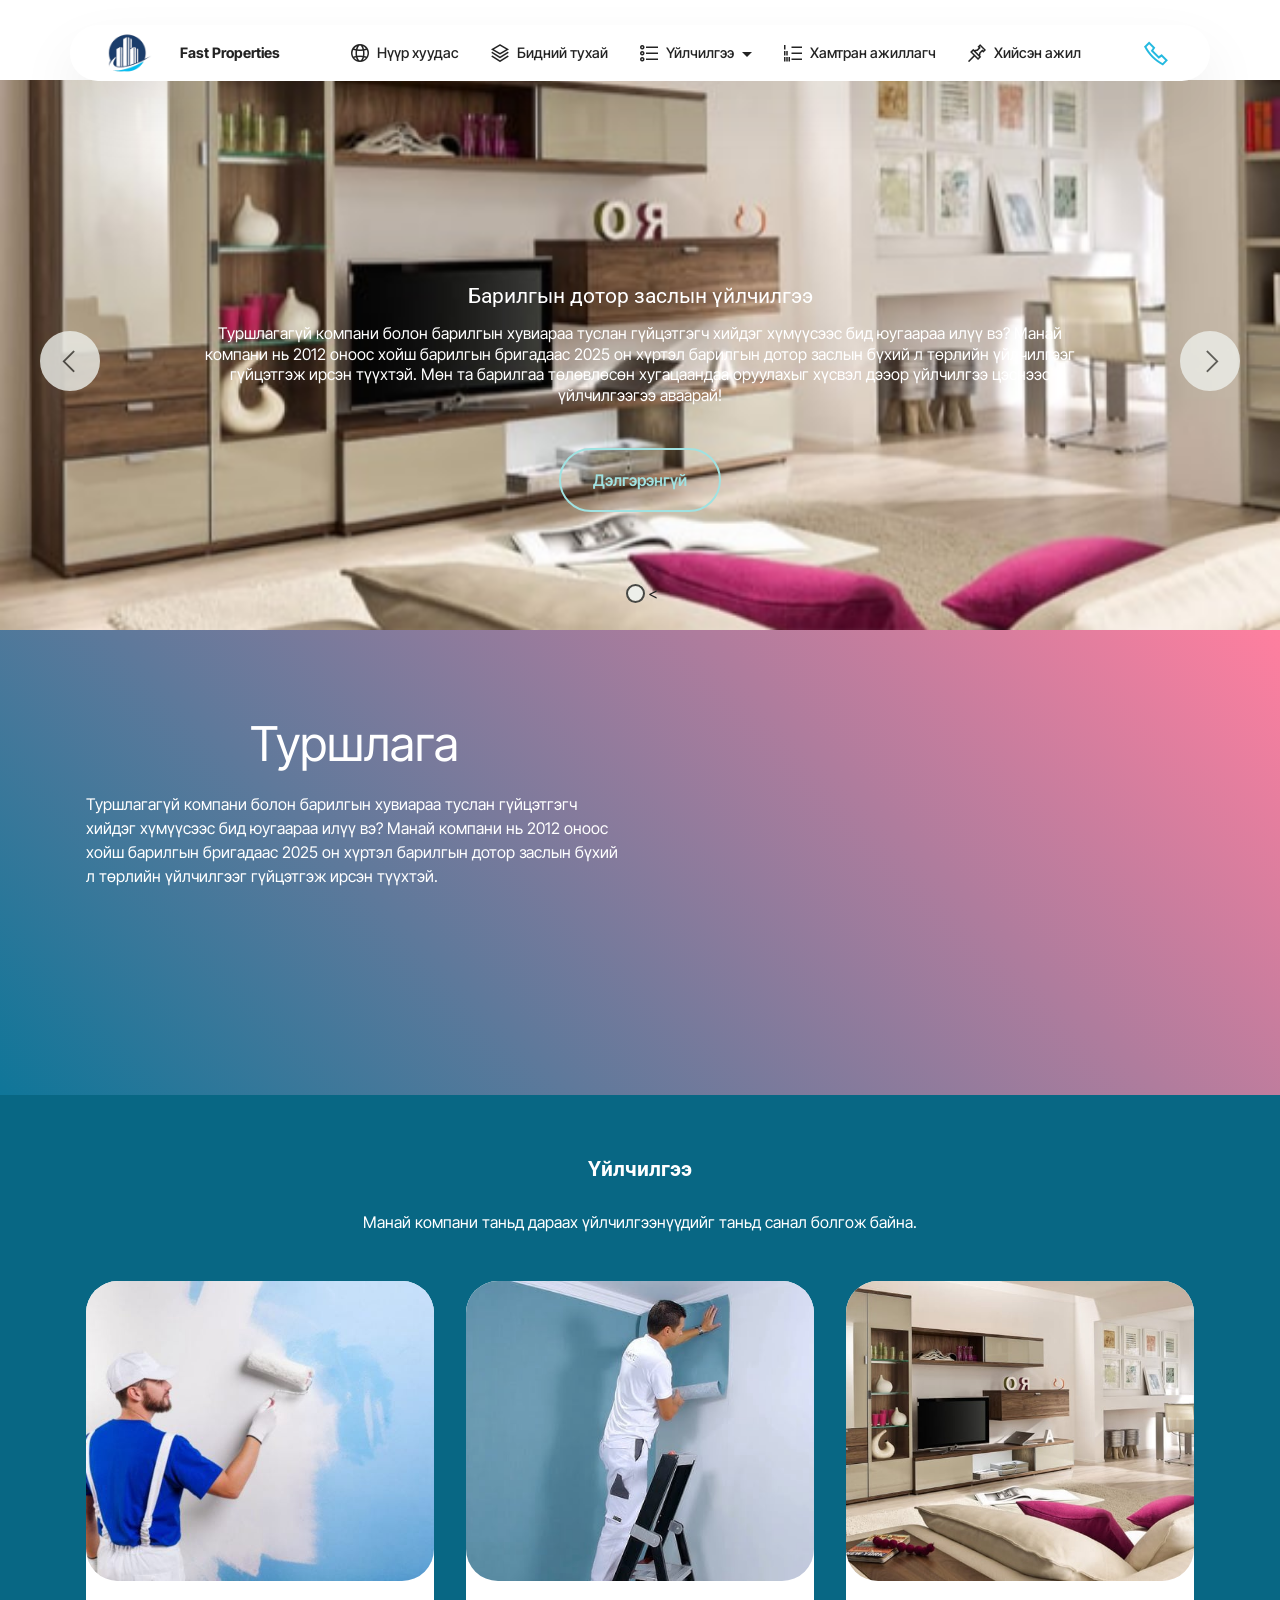
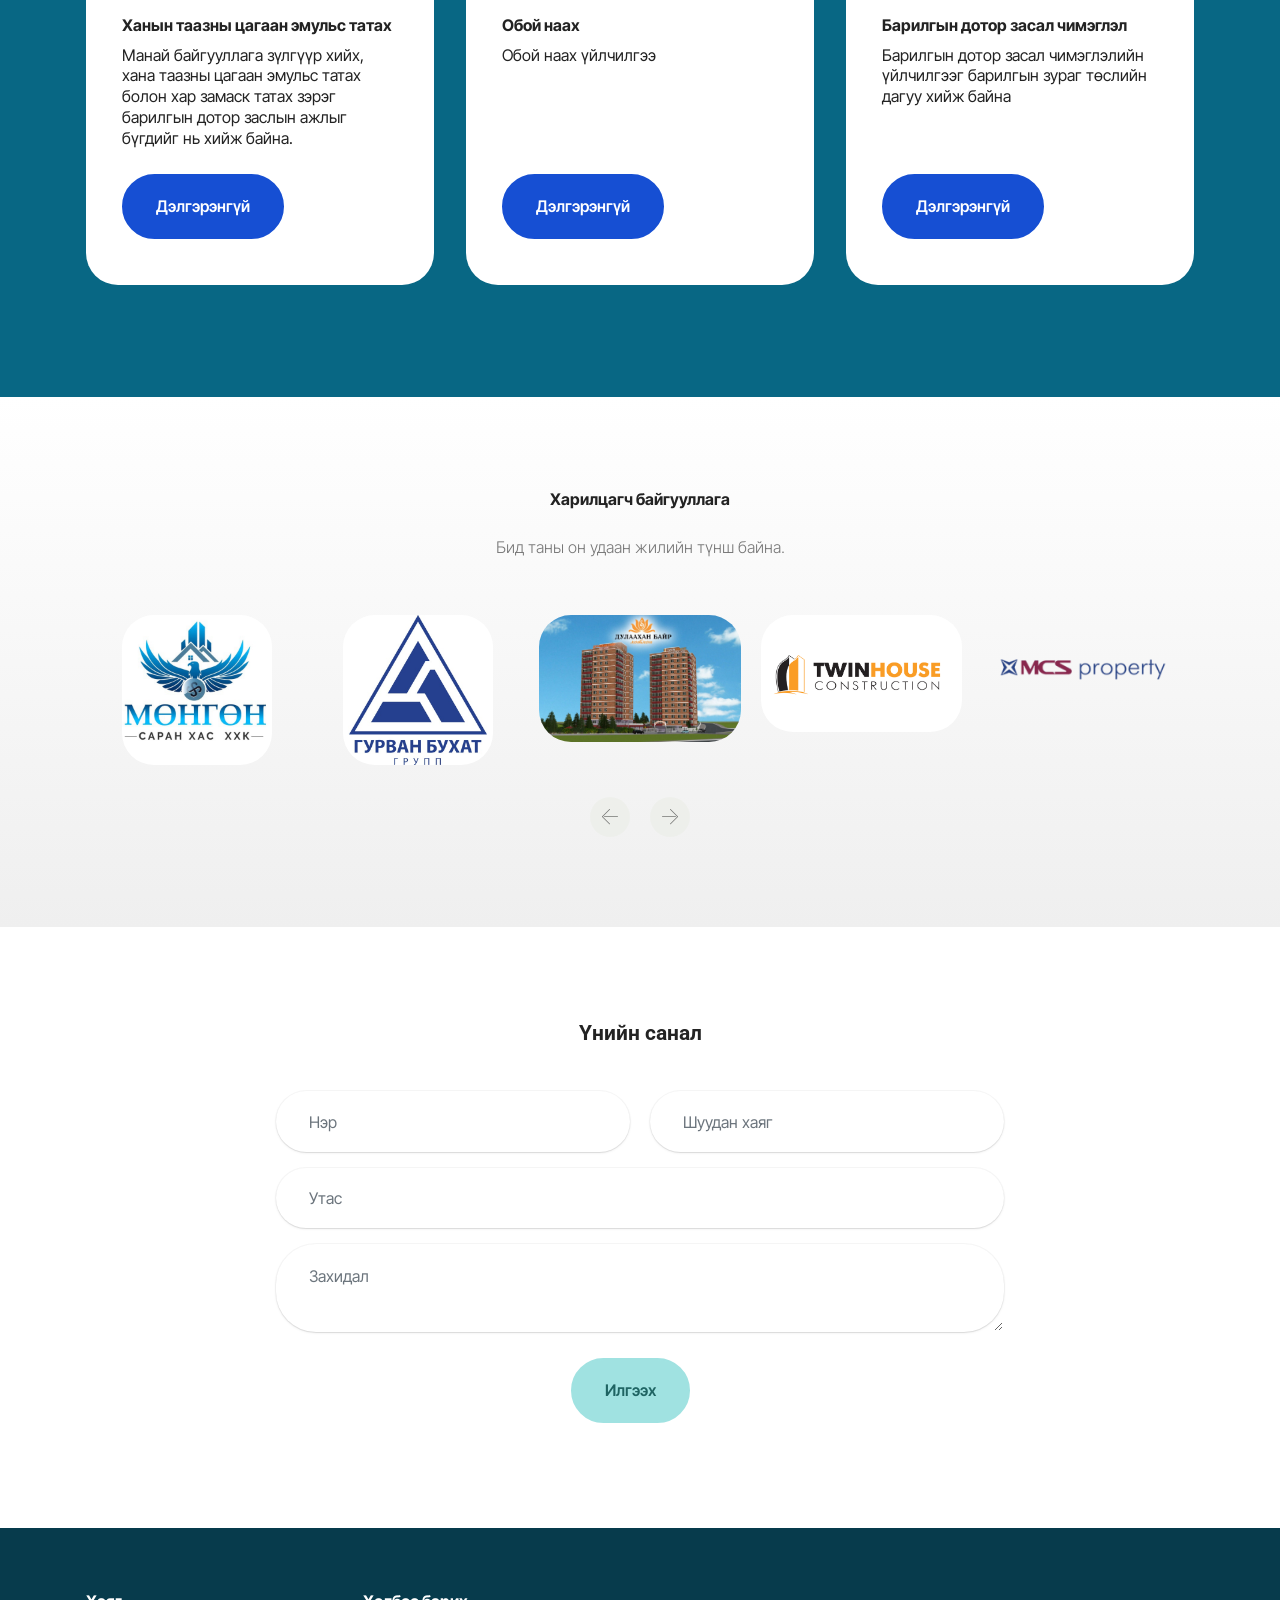
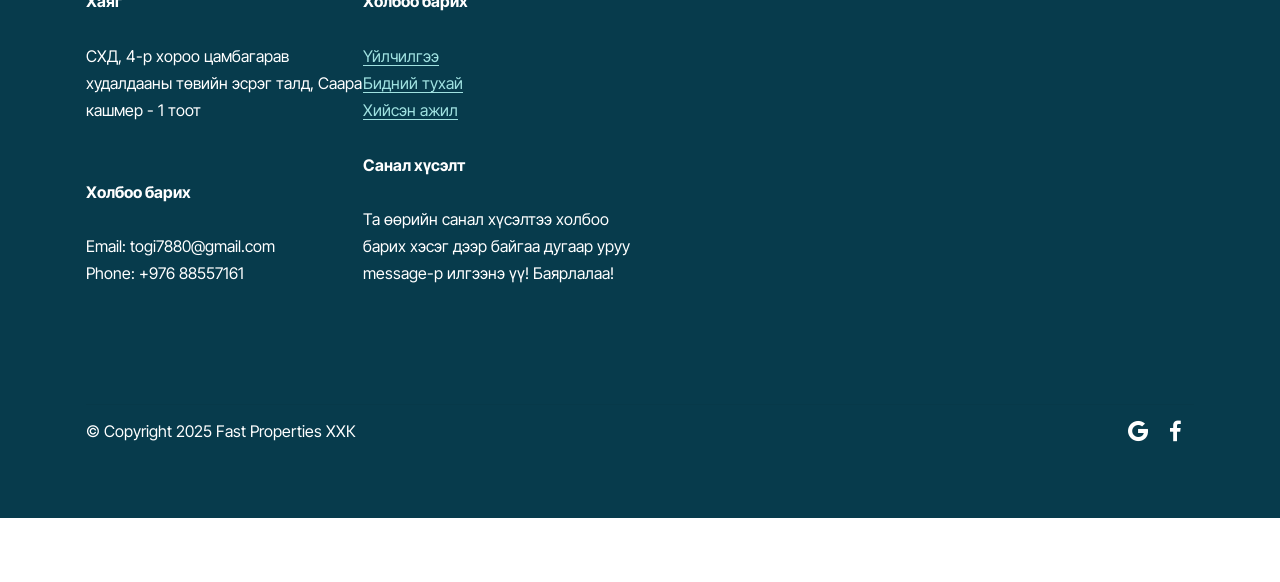
<file: index.html>
<!DOCTYPE html>
<html  >
<head>
  <meta charset="UTF-8">
  <meta http-equiv="X-UA-Compatible" content="IE=edge">
  <meta name="generator" content="Mobirise v5.9.4, mobirise.com">
  <meta name="twitter:card" content="summary_large_image"/>
  <meta name="twitter:image:src" content="assets/images/index-meta.png">
  <meta property="og:image" content="assets/images/index-meta.png">
  <meta name="twitter:title" content="FAST PROPERTIES LLC - Барилгын дотор засал хийнэ">
  <meta name="viewport" content="width=device-width, initial-scale=1, minimum-scale=1">
  <link rel="shortcut icon" href="assets/images/df7d73c62bd82efdaf5e732c1ed1c255-removebg-preview-160x160.png" type="image/x-icon">
  <meta name="description" content="Барилгын дотор засал хийнэ - 
Эмульс татна - Хар цагаан замаск татна - Ханын таазны тэгшилгээ - Обой наах Barilgiiin dotor zasal Barilgiin dotor zasal hiine Утас : 88557161">
  
  
  <title>FAST PROPERTIES LLC - Барилгын дотор засал хийнэ</title>
  <link rel="stylesheet" href="assets/web/assets/mobirise-icons2/mobirise2.css">
  <link rel="stylesheet" href="assets/web/assets/mobirise-icons/mobirise-icons.css">
  <link rel="stylesheet" href="assets/bootstrap/css/bootstrap.min.css">
  <link rel="stylesheet" href="assets/bootstrap/css/bootstrap-grid.min.css">
  <link rel="stylesheet" href="assets/bootstrap/css/bootstrap-reboot.min.css">
  <link rel="stylesheet" href="assets/animatecss/animate.css">
  <link rel="stylesheet" href="assets/dropdown/css/style.css">
  <link rel="stylesheet" href="assets/socicon/css/styles.css">
  <link rel="stylesheet" href="assets/theme/css/style.css">
  <link rel="preload" href="https://fonts.googleapis.com/css?family=Inter+Tight:100,200,300,400,500,600,700,800,900,100i,200i,300i,400i,500i,600i,700i,800i,900i&display=swap" as="style" onload="this.onload=null;this.rel='stylesheet'">
  <noscript><link rel="stylesheet" href="https://fonts.googleapis.com/css?family=Inter+Tight:100,200,300,400,500,600,700,800,900,100i,200i,300i,400i,500i,600i,700i,800i,900i&display=swap"></noscript>
  <link rel="preload" href="https://fonts.googleapis.com/css?family=Roboto:100,200,300,400,500,600,700,800,900,100i,200i,300i,400i,500i,600i,700i,800i,900i&display=swap" as="style" onload="this.onload=null;this.rel='stylesheet'">
  <noscript><link rel="stylesheet" href="https://fonts.googleapis.com/css?family=Roboto:100,200,300,400,500,600,700,800,900,100i,200i,300i,400i,500i,600i,700i,800i,900i&display=swap"></noscript>
  <link rel="preload" as="style" href="assets/mobirise/css/mbr-additional.css"><link rel="stylesheet" href="assets/mobirise/css/mbr-additional.css" type="text/css">

  
  
  
</head>
<body>
  
  <section data-bs-version="5.1" class="menu menu2 cid-uOnKv8yIot" once="menu" id="menu02-wxaMeFYXaG-wxaMeFYXaG-3g">
	

	<nav class="navbar navbar-dropdown navbar-fixed-top navbar-expand-lg">
		<div class="container">
			<div class="navbar-brand">
				<span class="navbar-logo">
					
						<a href="http://medicaldoctor.mn" target="_blank"><img src="assets/images/df7d73c62bd82efdaf5e732c1ed1c255-removebg-preview-160x160.png" alt="logo" style="height: 4.3rem;"></a>
					
				</span>
				<span class="navbar-caption-wrap"><a class="navbar-caption text-black text-primary display-4" href="index.html#header05-1">Fast Properties</a></span>
			</div>
			<button class="navbar-toggler" type="button" data-toggle="collapse" data-bs-toggle="collapse" data-target="#navbarSupportedContent" data-bs-target="#navbarSupportedContent" aria-controls="navbarNavAltMarkup" aria-expanded="false" aria-label="Toggle navigation">
				<div class="hamburger">
					<span></span>
					<span></span>
					<span></span>
					<span></span>
				</div>
			</button>
			<div class="collapse navbar-collapse" id="navbarSupportedContent">
				<ul class="navbar-nav nav-dropdown nav-right" data-app-modern-menu="true"><li class="nav-item">
						<a class="nav-link link text-black display-4" href="index.html"><span class="mobi-mbri mobi-mbri-globe-2 mbr-iconfont mbr-iconfont-btn"></span>Нүүр хуудас</a>
					</li>
					<li class="nav-item">
						<a class="nav-link link text-black text-primary display-4" href="page7.html" aria-expanded="false"><span class="mobi-mbri mobi-mbri-layers mbr-iconfont mbr-iconfont-btn"></span>Бидний тухай</a>
					</li>
					<li class="nav-item dropdown">
						<a class="nav-link link dropdown-toggle text-black show display-4" href="index.html#features025-1p" data-toggle="dropdown-submenu" data-bs-toggle="dropdown" data-bs-auto-close="outside" aria-expanded="false"><span class="mobi-mbri mobi-mbri-bulleted-list mbr-iconfont mbr-iconfont-btn"></span>Үйлчилгээ</a><div class="dropdown-menu show" aria-labelledby="dropdown-576" data-bs-popper="none"><div class="dropdown"><a class="dropdown-item text-black text-primary dropdown-toggle display-4" href="index.html#features04-w" data-toggle="dropdown-submenu" data-bs-toggle="dropdown" data-bs-auto-close="outside">Хаалга суулгалт</a><div class="dropdown-menu dropdown-submenu" data-bs-popper="none" aria-labelledby="dropdown-105"><a class="dropdown-item text-black text-primary display-4" href="index.html#features04-w">New Item</a></div></div><a class="dropdown-item text-black text-primary display-4" href="index.html#features04-w">Паркет&nbsp;</a><a class="dropdown-item text-black text-primary display-4" href="index.html#features04-w">Чулуун шал суурилуулалтын ажил</a><a class="dropdown-item text-black text-primary display-4" href="index.html#features04-w">Шатны гишгүүр плитаны ажил</a><a class="dropdown-item text-black text-primary display-4" href="index.html#features04-w">Плитаны ажил</a><a class="dropdown-item text-black text-primary display-4" href="index.html#features04-w">Ванны суурь гагнах, бүрэх</a><a class="dropdown-item text-black text-primary display-4" href="index.html#features04-w">Хана тааз эмуль татах</a><a class="dropdown-item text-black text-primary display-4" href="index.html#features04-w">Коридор шатны хонгил засал</a><a class="dropdown-item text-black text-primary display-4" href="index.html#features04-w">Хана тааз тэгшилгээ зүлгүүр</a><a class="dropdown-item text-black text-primary display-4" href="index.html#features04-w">Обой наах</a><a class="dropdown-item text-black text-primary display-4" href="index.html#features04-w">Бусад барилгын дотор засал</a><a class="dropdown-item text-black text-primary display-4" href="index.html#features04-w">Өрлөгийн ажил</a><a class="dropdown-item text-black text-primary display-4" href="index.html#features04-w">Шаврын ажил</a><a class="dropdown-item text-black text-primary display-4" href="index.html#features04-w">Полистрол хана угсралт</a><a class="dropdown-item text-black text-primary display-4" href="index.html#features04-w" aria-expanded="false">Шал зутгалтын ажил</a><a class="dropdown-item text-black text-primary display-4" href="index.html#features04-w">Шал зутгалтын ажил</a></div>
					</li><li class="nav-item"><a class="nav-link link text-black display-4" href="index.html#clients-3d"><span class="mobi-mbri mobi-mbri-numbered-list mbr-iconfont mbr-iconfont-btn"></span>Хамтран ажиллагч</a></li><li class="nav-item"><a class="nav-link link text-black text-primary display-4" href="page4.html"><span class="mobi-mbri mobi-mbri-pin mbr-iconfont mbr-iconfont-btn"></span>Хийсэн ажил</a></li></ul>
				<div class="icons-menu">
					<a class="iconfont-wrapper" href="tel:+97688557161">
						<span class="p-2 mbr-iconfont mobi-mbri-phone mobi-mbri" style="color: rgb(36, 185, 224); fill: rgb(36, 185, 224);"></span>
					</a>
					
					
					
				</div>
				
			</div>
		</div>
	</nav>
</section>

<section data-bs-version="5.1" class="slider3 cid-tOzKWDdz7D" id="slider03-36">
    
    <div class="carousel slide carousel-fade" id="uUvdTb5PKj" data-interval="3000" data-bs-interval="3000">
        <ol class="carousel-indicators">
            <li data-slide-to="0" data-bs-slide-to="0" class="active" data-target="#uUvdTb5PKj" data-bs-target="#uUvdTb5PKj"></li>
            &lt;
            
        </ol>
        <div class="carousel-inner">
            
            
            <div class="carousel-item slider-image item active">
                <div class="item-wrapper">
                    <img class="d-block w-100" src="assets/images/modern-conceptual-living-room-design-ideas-612x406.jpg" alt="Барилгын дотор засал хийнэ" data-slide-to="1" data-bs-slide-to="2">
                    
                    <div class="carousel-caption">
                        <h5 class="mbr-section-subtitle mbr-fonts-style mb-3 display-2">Барилгын дотор заслын үйлчилгээ</h5>
                        <p class="mbr-section-text mbr-fonts-style mb-4 display-7">Туршлагагүй компани болон барилгын хувиараа туслан гүйцэтгэгч хийдэг хүмүүсээс бид юугаараа илүү вэ? Манай компани нь 2012 оноос хойш барилгын бригадаас 2025 он хүртэл барилгын дотор заслын бүхий л төрлийн үйлчилгээг гүйцэтгэж ирсэн түүхтэй. Мөн та барилгаа төлөвлөсөн хугацаандаа оруулахыг хүсвэл дээор үйлчилгээ цэснээс үйлчилгээгээ аваарай!</p>
                        <div class="mbr-section-btn mb-5"><a class="btn btn-warning-outline display-7" href="page6.html">Дэлгэрэнгүй</a></div>     
                    </div>
                </div>
            </div>
        </div>
        <a class="carousel-control carousel-control-prev" role="button" data-slide="prev" data-bs-slide="prev" href="#uUvdTb5PKj">
            <span class="mobi-mbri mobi-mbri-arrow-prev" aria-hidden="true"></span>
            <span class="sr-only visually-hidden">Previous</span>
        </a>
        <a class="carousel-control carousel-control-next" role="button" data-slide="next" data-bs-slide="next" href="#uUvdTb5PKj">
            <span class="mobi-mbri mobi-mbri-arrow-next" aria-hidden="true"></span>
            <span class="sr-only visually-hidden">Next</span>
        </a>
    </div>
</section>

<section data-bs-version="5.1" class="header7 cid-uOi6CilBWI" id="header7-3c">

    

    

    <div class="container">
        <div class="media-container-row">

            <div class="media-content align-right">
                <h1 class="mbr-section-title mbr-white pb-3 mbr-fonts-style display-1">Туршлага</h1>
                <div class="mbr-section-text mbr-white pb-3">
                    <p class="mbr-text mbr-fonts-style display-5">
                        Туршлагагүй компани болон барилгын хувиараа туслан гүйцэтгэгч хийдэг хүмүүсээс бид юугаараа илүү вэ? Манай компани нь 2012 оноос хойш барилгын бригадаас 2025 он хүртэл барилгын дотор заслын бүхий л төрлийн үйлчилгээг гүйцэтгэж ирсэн түүхтэй.&nbsp;</p>
                </div>
                
            </div>

            <div class="mbr-figure" style="width: 100%;"><iframe class="mbr-embedded-video" src="https://www.youtube.com/embed/STqPr48vjNw?rel=0&amp;amp;mute=1&amp;showinfo=0&amp;autoplay=1&amp;loop=1&amp;playlist=STqPr48vjNw" width="1280" height="720" frameborder="0" allowfullscreen></iframe></div>

        </div>
    </div>
</section>

<section data-bs-version="5.1" class="features4 cid-tMlEXTHLbS" id="features04-w">
	
	
	<div class="container">
		<div class="row justify-content-center">
			<div class="col-12 content-head">
				<div class="mbr-section-head mb-5">
					<h4 class="mbr-section-title mbr-fonts-style align-center mb-0 display-2"><strong>Үйлчилгээ</strong></h4>
					<h5 class="mbr-section-subtitle mbr-fonts-style align-center mb-0 mt-4 display-7">Манай компани таньд дараах үйлчилгээнүүдийг таньд санал болгож байна.</h5>
					
				</div>
			</div>
		</div>
		<div class="row">
			<div class="item features-image col-12 col-md-6 col-lg-4">
				<div class="item-wrapper">
					<div class="item-img">
						<img src="assets/images/0308140003-02-apply-emulsion-paint-600x400-1-600x400.jpg" alt="Mobirise Website Builder">
					</div>
					<div class="item-content">
						<h5 class="item-title mbr-fonts-style display-5"><strong>Ханын таазны цагаан эмульс татах</strong></h5>
						
						<p class="mbr-text mbr-fonts-style display-7">Манай байгууллага зүлгүүр хийх, хана таазны цагаан эмульс татах болон хар замаск татах зэрэг барилгын дотор заслын ажлыг бүгдийг нь хийж байна.</p>
						<div class="mbr-section-btn item-footer"><a href="page3.html#header16-25" class="btn item-btn btn-primary display-7">Дэлгэрэнгүй</a></div>
					</div>

				</div>
			</div>
			<div class="item features-image col-12 col-md-6 col-lg-4">
				<div class="item-wrapper">
					<div class="item-img">
						<img src="assets/images/hq720-686x386.jpg" alt="Mobirise Website Builder">
					</div>
					<div class="item-content">
						<h5 class="item-title mbr-fonts-style display-5"><strong>Обой наах&nbsp;</strong></h5>
						
						<p class="mbr-text mbr-fonts-style display-7">Обой наах үйлчилгээ<br><br><br></p>
						<div class="mbr-section-btn item-footer"><a href="page1.html" class="btn item-btn btn-primary display-7">Дэлгэрэнгүй</a></div>
					</div>
				</div>
			</div>
			<div class="item features-image col-12 col-md-6 col-lg-4">
				<div class="item-wrapper">
					<div class="item-img">
						<img src="assets/images/modern-conceptual-living-room-design-ideas-696x461.jpg" alt="Mobirise Website Builder">
					</div>
					<div class="item-content">
						<h5 class="item-title mbr-fonts-style display-5"><strong>Барилгын дотор засал чимэглэл&nbsp;</strong></h5>
						
						<p class="mbr-text mbr-fonts-style display-7">Барилгын дотор засал чимэглэлийн үйлчилгээг барилгын зураг төслийн дагуу хийж байна<br><br>
						</p>
						<div class="mbr-section-btn item-footer"><a href="page1.html" class="btn item-btn btn-primary display-7">Дэлгэрэнгүй</a></div>
					</div>
				</div>
			</div>
		</div>
	</div>
</section>

<section data-bs-version="5.1" class="clients cid-uOi7cdaw9n" data-interval="false" data-bs-interval="false" id="clients-3d">
      

    
        <div class="container mb-5">
            <div class="media-container-row">
                <div class="col-12 align-center">
                    <h2 class="mbr-section-title pb-3 mbr-fonts-style display-5"><strong>
                        Харилцагч байгууллага</strong></h2>
                    <h3 class="mbr-section-subtitle mbr-light mbr-fonts-style display-5">Бид таны он удаан жилийн түнш байна.</h3>
                </div>
            </div>
        </div>

    <div class="container">
        <div class="carousel slide" role="listbox" data-pause="true" data-keyboard="false" data-ride="carousel" data-bs-ride="carousel" data-interval="5000" data-bs-interval="5000">
            <div class="carousel-inner" data-visible="5">
                
                
                
                
                
            <div class="carousel-item ">
                    <div class="media-container-row">
                        <div class="col-md-12">
                            <div class="wrap-img ">
                                <img src="assets/images/b4b1481cf6844d43b5f6b4548a3597c3-450x450.jpg" class="img-responsive clients-img" alt="">
                            </div>
                        </div>
                    </div>
                </div><div class="carousel-item ">
                    <div class="media-container-row">
                        <div class="col-md-12">
                            <div class="wrap-img ">
                                <img src="assets/images/zh-obtzeyr-p3yfwmc-iobimhh-f3-500x500.jpg" class="img-responsive clients-img" alt="">
                            </div>
                        </div>
                    </div>
                </div><div class="carousel-item ">
                    <div class="media-container-row">
                        <div class="col-md-12">
                            <div class="wrap-img ">
                                <img src="assets/images/164239099-4135050496545572-2902656988174636286-n-1024x647.jpg" class="img-responsive clients-img" alt="">
                            </div>
                        </div>
                    </div>
                </div><div class="carousel-item ">
                    <div class="media-container-row">
                        <div class="col-md-12">
                            <div class="wrap-img ">
                                <img src="assets/images/web-logo-min-633x370.png" class="img-responsive clients-img" alt="">
                            </div>
                        </div>
                    </div>
                </div><div class="carousel-item ">
                    <div class="media-container-row">
                        <div class="col-md-12">
                            <div class="wrap-img ">
                                <img src="assets/images/mcsp-240x122.png" class="img-responsive clients-img" alt="">
                            </div>
                        </div>
                    </div>
                </div></div>
            <div class="carousel-controls">
                <a data-app-prevent-settings="" class="carousel-control carousel-control-prev" role="button" data-slide="prev" data-bs-slide="prev">
                    <span aria-hidden="true" class="mbri-left mbr-iconfont"></span>
                    <span class="sr-only visually-hidden">Previous</span>
                </a>
                <a data-app-prevent-settings="" class="carousel-control carousel-control-next" role="button" data-slide="next" data-bs-slide="next">
                    <span aria-hidden="true" class="mbri-right mbr-iconfont"></span>
                    <span class="sr-only visually-hidden">Next</span>
                </a>
            </div>
        </div>
    </div>
</section>

<section data-bs-version="5.1" class="form5 cid-tJS9pBcTSa" id="form02-6">
    
    
    <div class="container">
        <div class="mbr-section-head mb-5">
            <h3 class="mbr-section-title mbr-fonts-style align-center mb-0 display-2"><strong>Үнийн санал</strong></h3>
            <h4 class="mbr-section-subtitle mbr-fonts-style align-center mb-0 mt-4 display-7"></h4>
        </div>
        <div class="row justify-content-center mt-4">
            <div class="col-lg-8 mx-auto mbr-form" data-form-type="formoid">
                <form action="https://mobirise.eu/" method="POST" class="mbr-form form-with-styler" data-form-title="Form Name"><input type="hidden" name="email" data-form-email="true" value="sM1FD0VMTfr7WhXJYiXDzCUGEP1m8+cuiNZa/dW8Nh30wSV63ul5BshPuOUmnE7MHv2NxXc8IvFtBhzTvX4iwsZaIHzFSG8+fKW3WyP00V+rpThZCySbLNb0nDL5BZNw">
                    <div class="row">
                        <div hidden="hidden" data-form-alert="" class="alert alert-success col-12">Илгээсэн баярлалаа! Бид эргэн холбогдох болно.</div>
                        <div hidden="hidden" data-form-alert-danger="" class="alert alert-danger col-12">
                            Oops...! some problem!
                        </div>
                    </div>
                    <div class="dragArea row">
                        <div class="col-md col-sm-12 form-group mb-3" data-for="name">
                            <input type="text" name="name" placeholder="Нэр" data-form-field="name" class="form-control" value="" id="name-form02-6">
                        </div>
                        <div class="col-md col-sm-12 form-group mb-3" data-for="email">
                            <input type="email" name="email" placeholder="Шуудан хаяг" data-form-field="email" class="form-control" value="" id="email-form02-6">
                        </div>
                        <div class="col-12 form-group mb-3" data-for="phone">
                            <input type="tel" name="phone" placeholder="Утас" data-form-field="phone" class="form-control" value="" id="phone-form02-6">
                        </div>
                        <div class="col-12 form-group mb-3" data-for="textarea">
                            <textarea name="textarea" placeholder="Захидал" data-form-field="textarea" class="form-control" id="textarea-form02-6"></textarea>
                        </div>
                        <div class="col-lg-12 col-md-12 col-sm-12 align-center mbr-section-btn"><button type="submit" class="btn btn-warning display-7">Илгээх</button></div>
                    </div>
                </form>
            </div>
        </div>
    </div>
</section>

<section data-bs-version="5.1" class="cid-uOi7fWUOpz" id="footer2-3f">

    

    

    <div class="container">
        <div class="media-container-row content mbr-white">
            <div class="col-12 col-md-3 mbr-fonts-style display-7">
                <p class="mbr-text">
                    <strong>Хаяг</strong><br>
                    <br>СХД, 4-р хороо цамбагарав худалдааны төвийн эсрэг талд, Саара кашмер - 1 тоот<br>
                    <br>
                    <br><strong>Холбоо барих</strong><br>
                    <br>Email: togi7880@gmail.com<br>Phone: +976 88557161<br><br></p>
            </div>
            <div class="col-12 col-md-3 mbr-fonts-style display-7">
                <p class="mbr-text"><strong>Холбоо барих</strong><br>
                    <br><a href="page1.html" class="text-warning">Үйлчилгээ</a><br><a href="page1.html" class="text-warning">Бидний тухай</a><br><a href="page4.html" class="text-warning">Хийсэн ажил</a><br>
                    <br><strong>Санал хүсэлт</strong><br>
                    <br>Та өөрийн санал хүсэлтээ холбоо барих хэсэг дээр байгаа дугаар уруу message-р илгээнэ үү! Баярлалаа!</p>
            </div>
            <div class="col-12 col-md-6">
                <div class="google-map"><iframe frameborder="0" style="border:0" src="https://www.google.com/maps/embed/v1/place?key=AIzaSyDbnCmnHmtigIYiD8jIfeHQv7gW2ANhHD4&amp;q=NOVA Hotel" allowfullscreen=""></iframe></div>
            </div>
        </div>
        <div class="footer-lower">
            <div class="media-container-row">
                <div class="col-sm-12">
                    <hr>
                </div>
            </div>
            <div class="media-container-row mbr-white">
                <div class="col-sm-6 copyright">
                    <p class="mbr-text mbr-fonts-style display-7">
                        © Copyright 2025 Fast Properties ХХК </a></p>
                </div>
                <div class="col-md-6">
                    <div class="social-list align-right">
                        <div class="soc-item">
                            
                                <span class="mbr-iconfont mbr-iconfont-social socicon-google socicon"></span>
                            
                        </div>
                        <div class="soc-item">
                            <a href="https://www.facebook.com/FASTLINEXXK" target="_blank">
                                <span class="mbr-iconfont mbr-iconfont-social socicon-facebook socicon"></span>
                            </a>
                        </div>
                        
                        
                        
                        
                    </div>
                </div>
            </div>
        </div>
    </div>
</section><section class="display-7" style="padding: 0;align-items: center;justify-content: center;flex-wrap: wrap;    align-content: center;display: flex;position: relative;height: 4rem;"><a href="https://www.facebook.com/fastlinexxk" style="flex: 1 1;height: 4rem;position: absolute;width: 100%;z-index: 1;"><img alt="" style="height: 4rem;" src="[data-uri]"></a><p style="margin: 0;text-align: center;" class="display-7">&#8204;</p><a style="z-index:1" href="https://mobirise.com/builder/ai-website-generator.html">Developed by Fast Line LLC</a></section><script src="assets/bootstrap/js/bootstrap.bundle.min.js"></script>  <script src="assets/smoothscroll/smooth-scroll.js"></script>  <script src="assets/ytplayer/index.js"></script>  <script src="assets/dropdown/js/navbar-dropdown.js"></script>  <script src="assets/mbr-clients-slider/mbr-clients-slider.js"></script>  <script src="assets/theme/js/script.js"></script>  <script src="assets/formoid/formoid.min.js"></script>  
  
  
 <div id="scrollToTop" class="scrollToTop mbr-arrow-up"><a style="text-align: center;"><i class="mbr-arrow-up-icon mbr-arrow-up-icon-cm cm-icon cm-icon-smallarrow-up"></i></a></div>
    <input name="animation" type="hidden">
  </body>
</html>
</file>
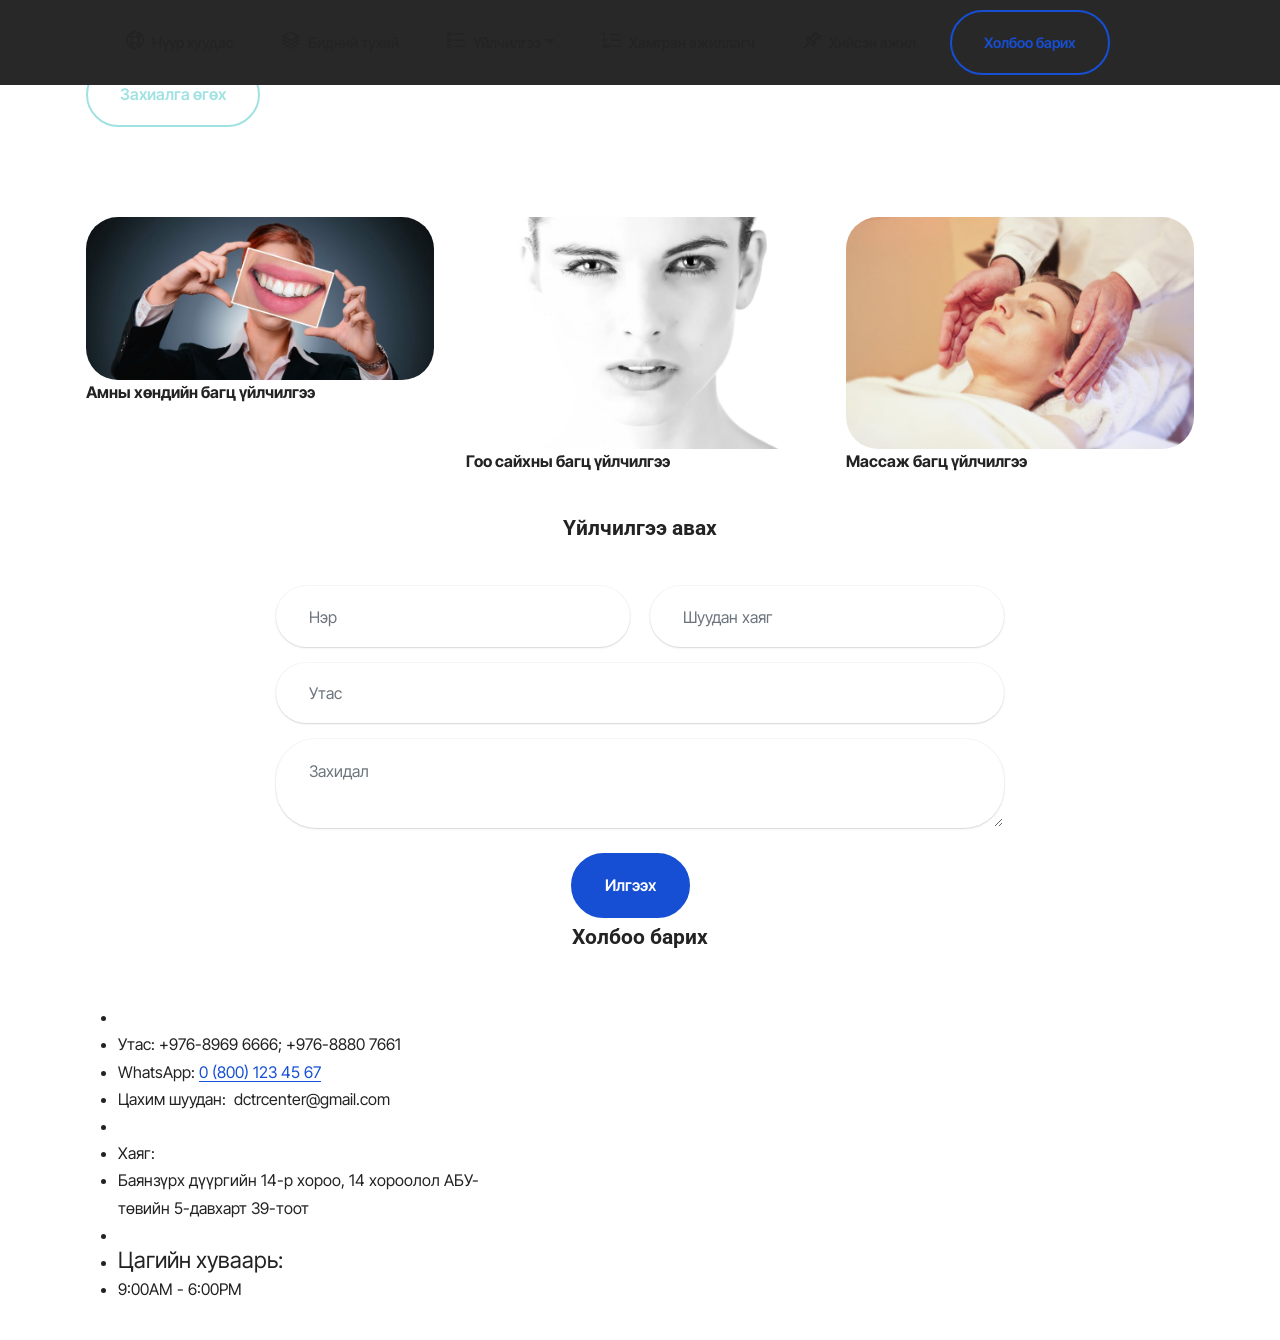
<file: page1.html>
<!DOCTYPE html>
<html  >
<head>
  <!-- Site made with Mobirise Website Builder v5.9.4, https://mobirise.com -->
  <meta charset="UTF-8">
  <meta http-equiv="X-UA-Compatible" content="IE=edge">
  <meta name="generator" content="Mobirise v5.9.4, mobirise.com">
  <meta name="viewport" content="width=device-width, initial-scale=1, minimum-scale=1">
  <link rel="shortcut icon" href="assets/images/my-2nd-company-logo-292x315.png" type="image/x-icon">
  <meta name="description" content="">
  
  
  <title>FAST PROPERTIES</title>
  <link rel="stylesheet" href="assets/web/assets/mobirise-icons2/mobirise2.css">
  <link rel="stylesheet" href="assets/bootstrap/css/bootstrap.min.css">
  <link rel="stylesheet" href="assets/bootstrap/css/bootstrap-grid.min.css">
  <link rel="stylesheet" href="assets/bootstrap/css/bootstrap-reboot.min.css">
  <link rel="stylesheet" href="assets/animatecss/animate.css">
  <link rel="stylesheet" href="assets/dropdown/css/style.css">
  <link rel="stylesheet" href="assets/socicon/css/styles.css">
  <link rel="stylesheet" href="assets/theme/css/style.css">
  <link rel="preload" href="https://fonts.googleapis.com/css?family=Inter+Tight:100,200,300,400,500,600,700,800,900,100i,200i,300i,400i,500i,600i,700i,800i,900i&display=swap" as="style" onload="this.onload=null;this.rel='stylesheet'">
  <noscript><link rel="stylesheet" href="https://fonts.googleapis.com/css?family=Inter+Tight:100,200,300,400,500,600,700,800,900,100i,200i,300i,400i,500i,600i,700i,800i,900i&display=swap"></noscript>
  <link rel="preload" href="https://fonts.googleapis.com/css?family=Roboto:100,200,300,400,500,600,700,800,900,100i,200i,300i,400i,500i,600i,700i,800i,900i&display=swap" as="style" onload="this.onload=null;this.rel='stylesheet'">
  <noscript><link rel="stylesheet" href="https://fonts.googleapis.com/css?family=Roboto:100,200,300,400,500,600,700,800,900,100i,200i,300i,400i,500i,600i,700i,800i,900i&display=swap"></noscript>
  <link rel="preload" as="style" href="assets/mobirise/css/mbr-additional.css"><link rel="stylesheet" href="assets/mobirise/css/mbr-additional.css" type="text/css">

  
  
  
</head>
<body>
  
  <section data-bs-version="5.1" class="menu menu2 cid-tObXOMjp6x" once="menu" id="menu02-1w">
	

	<nav class="navbar navbar-dropdown navbar-fixed-top navbar-expand-lg">
		<div class="container">
			<div class="navbar-brand">
				
				
			</div>
			<button class="navbar-toggler" type="button" data-toggle="collapse" data-bs-toggle="collapse" data-target="#navbarSupportedContent" data-bs-target="#navbarSupportedContent" aria-controls="navbarNavAltMarkup" aria-expanded="false" aria-label="Toggle navigation">
				<div class="hamburger">
					<span></span>
					<span></span>
					<span></span>
					<span></span>
				</div>
			</button>
			<div class="collapse navbar-collapse" id="navbarSupportedContent">
				<ul class="navbar-nav nav-dropdown navbar-nav-top-padding" data-app-modern-menu="true"><li class="nav-item">
						<a class="nav-link link text-black text-primary display-4" href="index.html"><span class="mobi-mbri mobi-mbri-globe-2 mbr-iconfont mbr-iconfont-btn"></span>Нүүр хуудас</a>
					</li>
					<li class="nav-item">
						<a class="nav-link link text-black text-primary display-4" href="index.html#header7-3c" aria-expanded="false"><span class="mobi-mbri mobi-mbri-layers mbr-iconfont mbr-iconfont-btn"></span>Бидний тухай</a>
					</li>
					<li class="nav-item dropdown">
						<a class="nav-link link text-black text-primary dropdown-toggle display-4" href="index.html#features025-1p" data-toggle="dropdown-submenu" data-bs-toggle="dropdown" data-bs-auto-close="outside" aria-expanded="false"><span class="mobi-mbri mobi-mbri-bulleted-list mbr-iconfont mbr-iconfont-btn"></span>Үйлчилгээ</a><div class="dropdown-menu" aria-labelledby="dropdown-576"><a class="text-black text-primary dropdown-item display-4" href="page5.html">Хана тааз эмуль татах</a><a class="text-black text-primary dropdown-item display-4" href="page5.html">Хана тааз тэгшилгээ зүлгүүр</a><a class="text-black text-primary dropdown-item display-4" href="page5.html">Обой наах</a><a class="text-black text-primary dropdown-item display-4" href="page5.html">Бусад барилгын дотор засал</a></div>
					</li><li class="nav-item"><a class="nav-link link text-black text-primary display-4" href="index.html#clients-3d"><span class="mobi-mbri mobi-mbri-numbered-list mbr-iconfont mbr-iconfont-btn"></span>Хамтран ажиллагч</a></li><li class="nav-item"><a class="nav-link link text-black text-primary display-4" href="index.html#clients-3d"><span class="mobi-mbri mobi-mbri-pin mbr-iconfont mbr-iconfont-btn"></span>Хийсэн ажил</a></li></ul>
				
				<div class="navbar-buttons mbr-section-btn"><a class="btn btn-primary-outline display-4" href="page4.html">Холбоо барих</a></div>
			</div>
		</div>
	</nav>
</section>

<section data-bs-version="5.1" class="features6 cid-tOzzLqLczv" id="features06-34">
	
	
	<div class="container">
		<div class="row justify-content-center">
			<div class="col-12 content-head">
				<div class="mbr-section-head mb-5">
					<h4 class="mbr-section-title mbr-fonts-style align-center mb-0 display-2"><strong>БАГЦЫН МЭДЭЭЛЭЛ</strong></h4>
					
					<div class="mbr-section-btn item-footer mt-4"><a href="" class="btn item-btn btn-warning-outline display-7">Захиалга өгөх</a></div>
				</div>
			</div>
		</div>
		<div class="row mt-4">
			<div class="item features-image col-12 col-md-6 col-lg-4">
				<div class="item-wrapper">
					<div class="item-img">
						<img src="assets/images/mbr-816x383.jpg" alt="Mobirise Website Builder">
					</div>
					<div class="item-content">
						<h5 class="item-title mbr-fonts-style display-5"><strong>Амны хөндийн багц үйлчилгээ</strong></h5>
						<p class="mbr-text mbr-fonts-style mt-2 display-7"></p>
						
					</div>
				</div>
			</div>
			<div class="item features-image col-12 col-md-6 col-lg-4">
				<div class="item-wrapper">
					<div class="item-img">
						<img src="assets/images/mbr-2-816x544.jpg" alt="Mobirise Website Builder">
					</div>
					<div class="item-content">
						<h5 class="item-title mbr-fonts-style display-5">
							<strong>Гоо сайхны багц үйлчилгээ</strong></h5>
						<p class="mbr-text mbr-fonts-style mt-2 display-7"></p>
						
					</div>
				</div>
			</div>
			<div class="item features-image col-12 col-md-6 col-lg-4">
				<div class="item-wrapper">
					<div class="item-img">
						<img src="assets/images/mbr-3-816x544.jpg" alt="Mobirise Website Builder">
					</div>
					<div class="item-content">
						<h5 class="item-title mbr-fonts-style display-5">
							<strong>Массаж багц үйлчилгээ</strong></h5>
						<p class="mbr-text mbr-fonts-style mt-2 display-7"><br>
						</p>
						
					</div>
				</div>
			</div>
		</div>
	</div>
</section>

<section data-bs-version="5.1" class="form5 cid-tObYbpWlO9" id="form02-1z">
    
    
    <div class="container">
        <div class="mbr-section-head mb-5">
            <h3 class="mbr-section-title mbr-fonts-style align-center mb-0 display-2"><strong>Үйлчилгээ авах</strong></h3>
            <h4 class="mbr-section-subtitle mbr-fonts-style align-center mb-0 mt-4 display-7"></h4>
        </div>
        <div class="row justify-content-center mt-4">
            <div class="col-lg-8 mx-auto mbr-form" data-form-type="formoid">
                <form action="https://mobirise.eu/" method="POST" class="mbr-form form-with-styler" data-form-title="Form Name"><input type="hidden" name="email" data-form-email="true" value="XGfGthF1+9vTF3Gmh3214sB2m9q7Aav8TioHvmF1EaGo4GT4YSDVFy1WLlOgjWnyo9X+h+7vyaGR5VaY7H6JRfWhQOd4Mqj17TMVILI6VV17QL8qZnPiP1oRIn7t/qIt">
                    <div class="row">
                        <div hidden="hidden" data-form-alert="" class="alert alert-success col-12">Илгээсэн баярлалаа! Бид эргэн холбогдох болно.</div>
                        <div hidden="hidden" data-form-alert-danger="" class="alert alert-danger col-12">
                            Oops...! some problem!
                        </div>
                    </div>
                    <div class="dragArea row">
                        <div class="col-md col-sm-12 form-group mb-3" data-for="name">
                            <input type="text" name="name" placeholder="Нэр" data-form-field="name" class="form-control" value="" id="name-form02-1z">
                        </div>
                        <div class="col-md col-sm-12 form-group mb-3" data-for="email">
                            <input type="email" name="email" placeholder="Шуудан хаяг" data-form-field="email" class="form-control" value="" id="email-form02-1z">
                        </div>
                        <div class="col-12 form-group mb-3" data-for="phone">
                            <input type="tel" name="phone" placeholder="Утас" data-form-field="phone" class="form-control" value="" id="phone-form02-1z">
                        </div>
                        <div class="col-12 form-group mb-3" data-for="textarea">
                            <textarea name="textarea" placeholder="Захидал" data-form-field="textarea" class="form-control" id="textarea-form02-1z"></textarea>
                        </div>
                        <div class="col-lg-12 col-md-12 col-sm-12 align-center mbr-section-btn"><button type="submit" class="btn btn-primary display-7">Илгээх</button></div>
                    </div>
                </form>
            </div>
        </div>
    </div>
</section>

<section data-bs-version="5.1" class="contacts2 map1 cid-tOAIxduLz8" id="contacts02-3a">

    

    
    <div class="container">
        <div class="mbr-section-head mb-5">
            <h3 class="mbr-section-title mbr-fonts-style align-center mb-0 display-2"><strong>Холбоо барих</strong></h3>
            
        </div>
        <div class="row justify-content-center mt-4">
            <div class="card col-12 col-md-5">
                <div class="card-wrapper">
                    <div class="text-wrapper">
                        <h5 class="cardTitle mbr-fonts-style mb-2 display-5"></h5>
                    <ul class="list mbr-fonts-style display-7">
                        <li class="mbr-text item-wrap"><br></li>
                        <li class="mbr-text item-wrap">Утас: +976-8969 6666; +976-8880 7661</li><li class="mbr-text item-wrap">WhatsApp: <a href="https://wa.me/12345678910" class="text-primary">0 (800) 123 45 67</a></li>
                        <li class="mbr-text item-wrap">Цахим шуудан:&nbsp; dctrcenter@gmail.com</li><li class="mbr-text item-wrap"><br></li>
                        <li class="mbr-text item-wrap">Хаяг: </li><li class="mbr-text item-wrap">Баянзүрх дүүргийн 14-р хороо, 14 хороолол АБУ-төвийн 5-давхарт 39-тоот</li><li class="mbr-text item-wrap"><br></li><li class="mbr-text item-wrap"><span style="font-size: 1.4rem;">Цагийн хуваарь:</span><br></li><li class="mbr-text item-wrap">9:00AM - 6:00PM</li>
                    </ul>
                    </div>
                </div>
            </div>
            <div class="map-wrapper col-12 col-md-7">
                <div class="google-map"><iframe frameborder="0" style="border:0" src="https://www.google.com/maps/embed/v1/place?key=AIzaSyBQ55g-IgRRgXrd803PTWDTb7kd6aAitNQ&amp;q=WV24+5M9 Техник спортын төв, Улаанбаатар" allowfullscreen=""></iframe></div>
            </div>
        </div>
    </div>
</section><script src="assets/bootstrap/js/bootstrap.bundle.min.js"></script>  <script src="assets/smoothscroll/smooth-scroll.js"></script>  <script src="assets/ytplayer/index.js"></script>  <script src="assets/dropdown/js/navbar-dropdown.js"></script>  <script src="assets/theme/js/script.js"></script>  <script src="assets/formoid/formoid.min.js"></script>  
  
  
 <div id="scrollToTop" class="scrollToTop mbr-arrow-up"><a style="text-align: center;"><i class="mbr-arrow-up-icon mbr-arrow-up-icon-cm cm-icon cm-icon-smallarrow-up"></i></a></div>
    <input name="animation" type="hidden">
  </body>
</html>
</file>
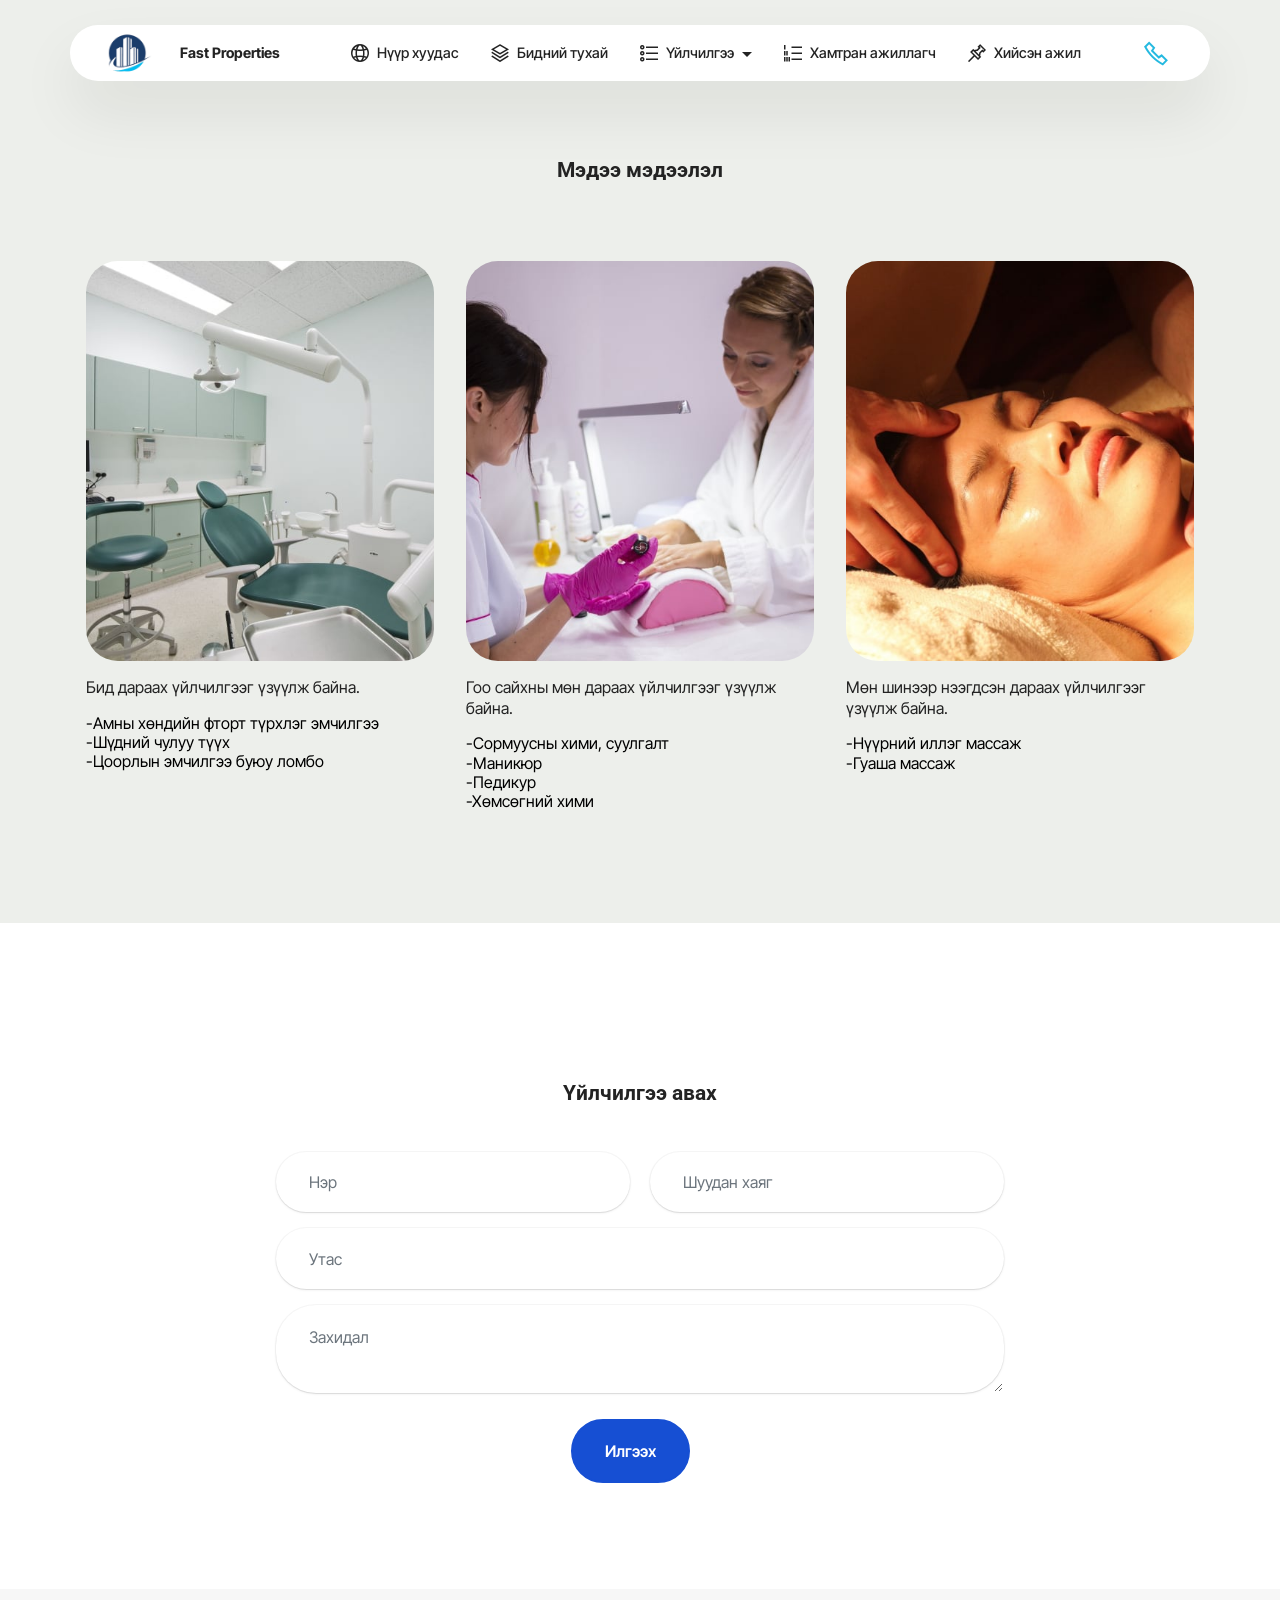
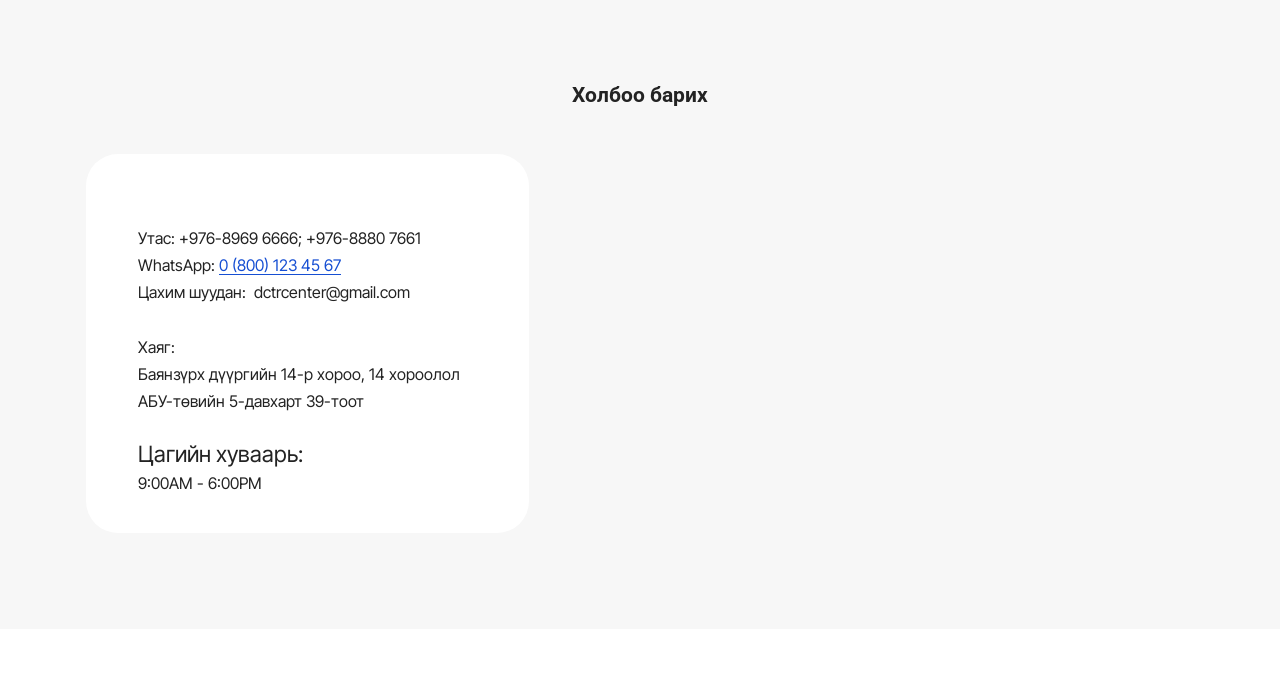
<file: page3.html>
<!DOCTYPE html>
<html  >
<head>

  <meta charset="UTF-8">
  <meta http-equiv="X-UA-Compatible" content="IE=edge">
  <meta name="generator" content="Mobirise v5.9.4, mobirise.com">
  <meta name="viewport" content="width=device-width, initial-scale=1, minimum-scale=1">
  <link rel="shortcut icon" href="assets/images/df7d73c62bd82efdaf5e732c1ed1c255-removebg-preview-160x160.png" type="image/x-icon">
  <meta name="description" content="">
  
  
  <title>FAST PROPERTIES - Хамтран ажиллагч байгууллага</title>
  <link rel="stylesheet" href="assets/web/assets/mobirise-icons2/mobirise2.css">
  <link rel="stylesheet" href="assets/bootstrap/css/bootstrap.min.css">
  <link rel="stylesheet" href="assets/bootstrap/css/bootstrap-grid.min.css">
  <link rel="stylesheet" href="assets/bootstrap/css/bootstrap-reboot.min.css">
  <link rel="stylesheet" href="assets/animatecss/animate.css">
  <link rel="stylesheet" href="assets/dropdown/css/style.css">
  <link rel="stylesheet" href="assets/theme/css/style.css">
  <link rel="preload" href="https://fonts.googleapis.com/css?family=Inter+Tight:100,200,300,400,500,600,700,800,900,100i,200i,300i,400i,500i,600i,700i,800i,900i&display=swap" as="style" onload="this.onload=null;this.rel='stylesheet'">
  <noscript><link rel="stylesheet" href="https://fonts.googleapis.com/css?family=Inter+Tight:100,200,300,400,500,600,700,800,900,100i,200i,300i,400i,500i,600i,700i,800i,900i&display=swap"></noscript>
  <link rel="preload" href="https://fonts.googleapis.com/css?family=Roboto:100,200,300,400,500,600,700,800,900,100i,200i,300i,400i,500i,600i,700i,800i,900i&display=swap" as="style" onload="this.onload=null;this.rel='stylesheet'">
  <noscript><link rel="stylesheet" href="https://fonts.googleapis.com/css?family=Roboto:100,200,300,400,500,600,700,800,900,100i,200i,300i,400i,500i,600i,700i,800i,900i&display=swap"></noscript>
  <link rel="preload" as="style" href="assets/mobirise/css/mbr-additional.css"><link rel="stylesheet" href="assets/mobirise/css/mbr-additional.css" type="text/css">

  
  
  
</head>
<body>
  
  <section data-bs-version="5.1" class="menu menu2 cid-wxaMeFYXaG" once="menu" id="menu02-2d">
	

	<nav class="navbar navbar-dropdown navbar-fixed-top navbar-expand-lg">
		<div class="container">
			<div class="navbar-brand">
				<span class="navbar-logo">
					
						<a href="http://medicaldoctor.mn" target="_blank"><img src="assets/images/df7d73c62bd82efdaf5e732c1ed1c255-removebg-preview-160x160.png" alt="logo" style="height: 4.3rem;"></a>
					
				</span>
				<span class="navbar-caption-wrap"><a class="navbar-caption text-black text-primary display-4" href="index.html#header05-1">Fast Properties</a></span>
			</div>
			<button class="navbar-toggler" type="button" data-toggle="collapse" data-bs-toggle="collapse" data-target="#navbarSupportedContent" data-bs-target="#navbarSupportedContent" aria-controls="navbarNavAltMarkup" aria-expanded="false" aria-label="Toggle navigation">
				<div class="hamburger">
					<span></span>
					<span></span>
					<span></span>
					<span></span>
				</div>
			</button>
			<div class="collapse navbar-collapse" id="navbarSupportedContent">
				<ul class="navbar-nav nav-dropdown nav-right" data-app-modern-menu="true"><li class="nav-item">
						<a class="nav-link link text-black display-4" href="index.html"><span class="mobi-mbri mobi-mbri-globe-2 mbr-iconfont mbr-iconfont-btn"></span>Нүүр хуудас</a>
					</li>
					<li class="nav-item">
						<a class="nav-link link text-black text-primary display-4" href="page7.html" aria-expanded="false"><span class="mobi-mbri mobi-mbri-layers mbr-iconfont mbr-iconfont-btn"></span>Бидний тухай</a>
					</li>
					<li class="nav-item dropdown">
						<a class="nav-link link dropdown-toggle text-black show display-4" href="index.html#features025-1p" data-toggle="dropdown-submenu" data-bs-toggle="dropdown" data-bs-auto-close="outside" aria-expanded="false"><span class="mobi-mbri mobi-mbri-bulleted-list mbr-iconfont mbr-iconfont-btn"></span>Үйлчилгээ</a><div class="dropdown-menu show" aria-labelledby="dropdown-576" data-bs-popper="none"><div class="dropdown"><a class="dropdown-item text-black text-primary dropdown-toggle display-4" href="index.html#features04-w" data-toggle="dropdown-submenu" data-bs-toggle="dropdown" data-bs-auto-close="outside">Хаалга суулгалт</a><div class="dropdown-menu dropdown-submenu" data-bs-popper="none" aria-labelledby="dropdown-105"><a class="dropdown-item text-black text-primary display-4" href="index.html#features04-w">New Item</a></div></div><a class="dropdown-item text-black text-primary display-4" href="index.html#features04-w">Паркет&nbsp;</a><a class="dropdown-item text-black text-primary display-4" href="index.html#features04-w">Чулуун шал суурилуулалтын ажил</a><a class="dropdown-item text-black text-primary display-4" href="index.html#features04-w">Шатны гишгүүр плитаны ажил</a><a class="dropdown-item text-black text-primary display-4" href="index.html#features04-w">Плитаны ажил</a><a class="dropdown-item text-black text-primary display-4" href="index.html#features04-w">Ванны суурь гагнах, бүрэх</a><a class="dropdown-item text-black text-primary display-4" href="index.html#features04-w">Хана тааз эмуль татах</a><a class="dropdown-item text-black text-primary display-4" href="index.html#features04-w">Коридор шатны хонгил засал</a><a class="dropdown-item text-black text-primary display-4" href="index.html#features04-w">Хана тааз тэгшилгээ зүлгүүр</a><a class="dropdown-item text-black text-primary display-4" href="index.html#features04-w">Обой наах</a><a class="dropdown-item text-black text-primary display-4" href="index.html#features04-w">Бусад барилгын дотор засал</a><a class="dropdown-item text-black text-primary display-4" href="index.html#features04-w">Өрлөгийн ажил</a><a class="dropdown-item text-black text-primary display-4" href="index.html#features04-w">Шаврын ажил</a><a class="dropdown-item text-black text-primary display-4" href="index.html#features04-w">Полистрол хана угсралт</a><a class="dropdown-item text-black text-primary display-4" href="index.html#features04-w" aria-expanded="false">Шал зутгалтын ажил</a><a class="dropdown-item text-black text-primary display-4" href="index.html#features04-w">Шал зутгалтын ажил</a></div>
					</li><li class="nav-item"><a class="nav-link link text-black display-4" href="index.html#clients-3d"><span class="mobi-mbri mobi-mbri-numbered-list mbr-iconfont mbr-iconfont-btn"></span>Хамтран ажиллагч</a></li><li class="nav-item"><a class="nav-link link text-black text-primary display-4" href="page4.html"><span class="mobi-mbri mobi-mbri-pin mbr-iconfont mbr-iconfont-btn"></span>Хийсэн ажил</a></li></ul>
				<div class="icons-menu">
					<a class="iconfont-wrapper" href="tel:+97688557161">
						<span class="p-2 mbr-iconfont mobi-mbri-phone mobi-mbri" style="color: rgb(36, 185, 224); fill: rgb(36, 185, 224);"></span>
					</a>
					
					
					
				</div>
				
			</div>
		</div>
	</nav>
</section>

<section data-bs-version="5.1" class="people3 cid-tOAnAi0iAE" id="people03-37">
	
	
	<div class="container">
		<div class="row justify-content-center">
			<div class="col-12 content-head">
				<div class="mbr-section-head mb-5">
					<h4 class="mbr-section-title mbr-fonts-style align-center mb-0 display-2"><strong>Мэдээ мэдээлэл</strong></h4>
					
				</div>
			</div>
		</div>
		<div class="row">
			<div class="item features-image col-12 col-md-6 col-lg-4">
				<div class="item-wrapper">
					<div class="item-img mb-3">
						<img src="assets/images/mbr-816x542.jpg" alt="Mobirise Website Builder" title="">
					</div>
					<div class="item-content align-left">
						<h5 class="item-title mbr-fonts-style mb-3 display-7">Бид дараах үйлчилгээг үзүүлж байна.</h5>
						<h6 class="item-subtitle mbr-fonts-style mb-3 display-5">-Амны хөндийн фторт түрхлэг эмчилгээ
<div>-Шүдний чулуу түүх
</div><div>-Цоорлын эмчилгээ буюу ломбо</div></h6>
						
					</div>
					
				</div>
			</div>
			<div class="item features-image col-12 col-md-6 col-lg-4">
				<div class="item-wrapper">
					<div class="item-img mb-3">
						<img src="assets/images/mbr-816x544.jpg" alt="Mobirise Website Builder" title="">
					</div>
					<div class="item-content align-left">
						<h5 class="item-title mbr-fonts-style mb-3 display-7">Гоо сайхны мөн дараах үйлчилгээг үзүүлж байна.</h5>
						<h6 class="item-subtitle mbr-fonts-style mb-3 display-5">-Сормуусны хими, суулгалт
<div>-Маникюр
</div><div>-Педикур
</div><div>-Хөмсөгний хими</div></h6>
						
					</div>
					
				</div>
			</div>
			<div class="item features-image col-12 col-md-6 col-lg-4">
				<div class="item-wrapper">
					<div class="item-img mb-3">
						<img src="assets/images/mbr-1-816x544.jpg" alt="Mobirise Website Builder" title="">
					</div>
					<div class="item-content align-left">
						<h5 class="item-title mbr-fonts-style mb-3 display-7">
							Мөн шинээр нээгдсэн дараах үйлчилгээг үзүүлж байна.</h5>
						<h6 class="item-subtitle mbr-fonts-style mb-3 display-5">-Нүүрний иллэг массаж
<div>-Гуаша массаж
</div><div><br></div></h6>
						
					</div>
					
				</div>
			</div>
		</div>
	</div>
</section>

<section data-bs-version="5.1" class="form5 cid-tObXVeM0eZ" id="form02-1y">
    
    
    <div class="container">
        <div class="mbr-section-head mb-5">
            <h3 class="mbr-section-title mbr-fonts-style align-center mb-0 display-2"><strong>Үйлчилгээ авах</strong></h3>
            
        </div>
        <div class="row justify-content-center mt-4">
            <div class="col-lg-8 mx-auto mbr-form" data-form-type="formoid">
                <form action="https://mobirise.eu/" method="POST" class="mbr-form form-with-styler" data-form-title="Form Name"><input type="hidden" name="email" data-form-email="true" value="b8wyJuHbqGl4uuAdZFAVBO3LjDqdsVSpE+dtDB0sPb/AS3D8AhmgNOdXLzGsZbbgqA/sC/KhqKCvlJCmzdLQdqDTrFIclM5D18yw9E5pwjp9a5TYYiwZBrzNZaIdQr9s">
                    <div class="row">
                        <div hidden="hidden" data-form-alert="" class="alert alert-success col-12">Илгээсэн баярлалаа! Бид эргэн холбогдох болно.</div>
                        <div hidden="hidden" data-form-alert-danger="" class="alert alert-danger col-12">
                            Oops...! some problem!
                        </div>
                    </div>
                    <div class="dragArea row">
                        <div class="col-md col-sm-12 form-group mb-3" data-for="name">
                            <input type="text" name="name" placeholder="Нэр" data-form-field="name" class="form-control" value="" id="name-form02-1y">
                        </div>
                        <div class="col-md col-sm-12 form-group mb-3" data-for="email">
                            <input type="email" name="email" placeholder="Шуудан хаяг" data-form-field="email" class="form-control" value="" id="email-form02-1y">
                        </div>
                        <div class="col-12 form-group mb-3" data-for="phone">
                            <input type="tel" name="phone" placeholder="Утас" data-form-field="phone" class="form-control" value="" id="phone-form02-1y">
                        </div>
                        <div class="col-12 form-group mb-3" data-for="textarea">
                            <textarea name="textarea" placeholder="Захидал" data-form-field="textarea" class="form-control" id="textarea-form02-1y"></textarea>
                        </div>
                        <div class="col-lg-12 col-md-12 col-sm-12 align-center mbr-section-btn"><button type="submit" class="btn btn-primary display-7">Илгээх</button></div>
                    </div>
                </form>
            </div>
        </div>
    </div>
</section>

<section data-bs-version="5.1" class="contacts2 map1 cid-tOAIufx5L9" id="contacts02-39">

    

    
    <div class="container">
        <div class="mbr-section-head mb-5">
            <h3 class="mbr-section-title mbr-fonts-style align-center mb-0 display-2"><strong>Холбоо барих</strong></h3>
            
        </div>
        <div class="row justify-content-center mt-4">
            <div class="card col-12 col-md-5">
                <div class="card-wrapper">
                    <div class="text-wrapper">
                        <h5 class="cardTitle mbr-fonts-style mb-2 display-5"></h5>
                    <ul class="list mbr-fonts-style display-7">
                        <li class="mbr-text item-wrap"><br></li>
                        <li class="mbr-text item-wrap">Утас: +976-8969 6666; +976-8880 7661</li><li class="mbr-text item-wrap">WhatsApp: <a href="https://wa.me/12345678910" class="text-primary">0 (800) 123 45 67</a></li>
                        <li class="mbr-text item-wrap">Цахим шуудан:&nbsp; dctrcenter@gmail.com</li><li class="mbr-text item-wrap"><br></li>
                        <li class="mbr-text item-wrap">Хаяг: </li><li class="mbr-text item-wrap">Баянзүрх дүүргийн 14-р хороо, 14 хороолол АБУ-төвийн 5-давхарт 39-тоот</li><li class="mbr-text item-wrap"><br></li><li class="mbr-text item-wrap"><span style="font-size: 1.4rem;">Цагийн хуваарь:</span><br></li><li class="mbr-text item-wrap">9:00AM - 6:00PM</li>
                    </ul>
                    </div>
                </div>
            </div>
            <div class="map-wrapper col-12 col-md-7">
                <div class="google-map"><iframe frameborder="0" style="border:0" src="https://www.google.com/maps/embed/v1/place?key=AIzaSyDbnCmnHmtigIYiD8jIfeHQv7gW2ANhHD4&amp;q=WV24+5M9 Техник спортын төв, Улаанбаатар" allowfullscreen=""></iframe></div>
            </div>
        </div>
    </div>
</section><section class="display-7" style="padding: 0;align-items: center;justify-content: center;flex-wrap: wrap;    align-content: center;display: flex;position: relative;height: 4rem;"><a href="3" style="flex: 1 1;height: 4rem;position: absolute;width: 100%;z-index: 1;"><img alt="" style="height: 4rem;" src="[data-uri]"></a><p style="margin: 0;text-align: center;" class="display-7">&#8204;</p><a style="z-index:1" href=""></a></section><script src="assets/bootstrap/js/bootstrap.bundle.min.js"></script>  <script src="assets/smoothscroll/smooth-scroll.js"></script>  <script src="assets/ytplayer/index.js"></script>  <script src="assets/dropdown/js/navbar-dropdown.js"></script>  <script src="assets/theme/js/script.js"></script>  <script src="assets/formoid/formoid.min.js"></script>  
  
  
 <div id="scrollToTop" class="scrollToTop mbr-arrow-up"><a style="text-align: center;"><i class="mbr-arrow-up-icon mbr-arrow-up-icon-cm cm-icon cm-icon-smallarrow-up"></i></a></div>
    <input name="animation" type="hidden">
  </body>
</html>
</file>
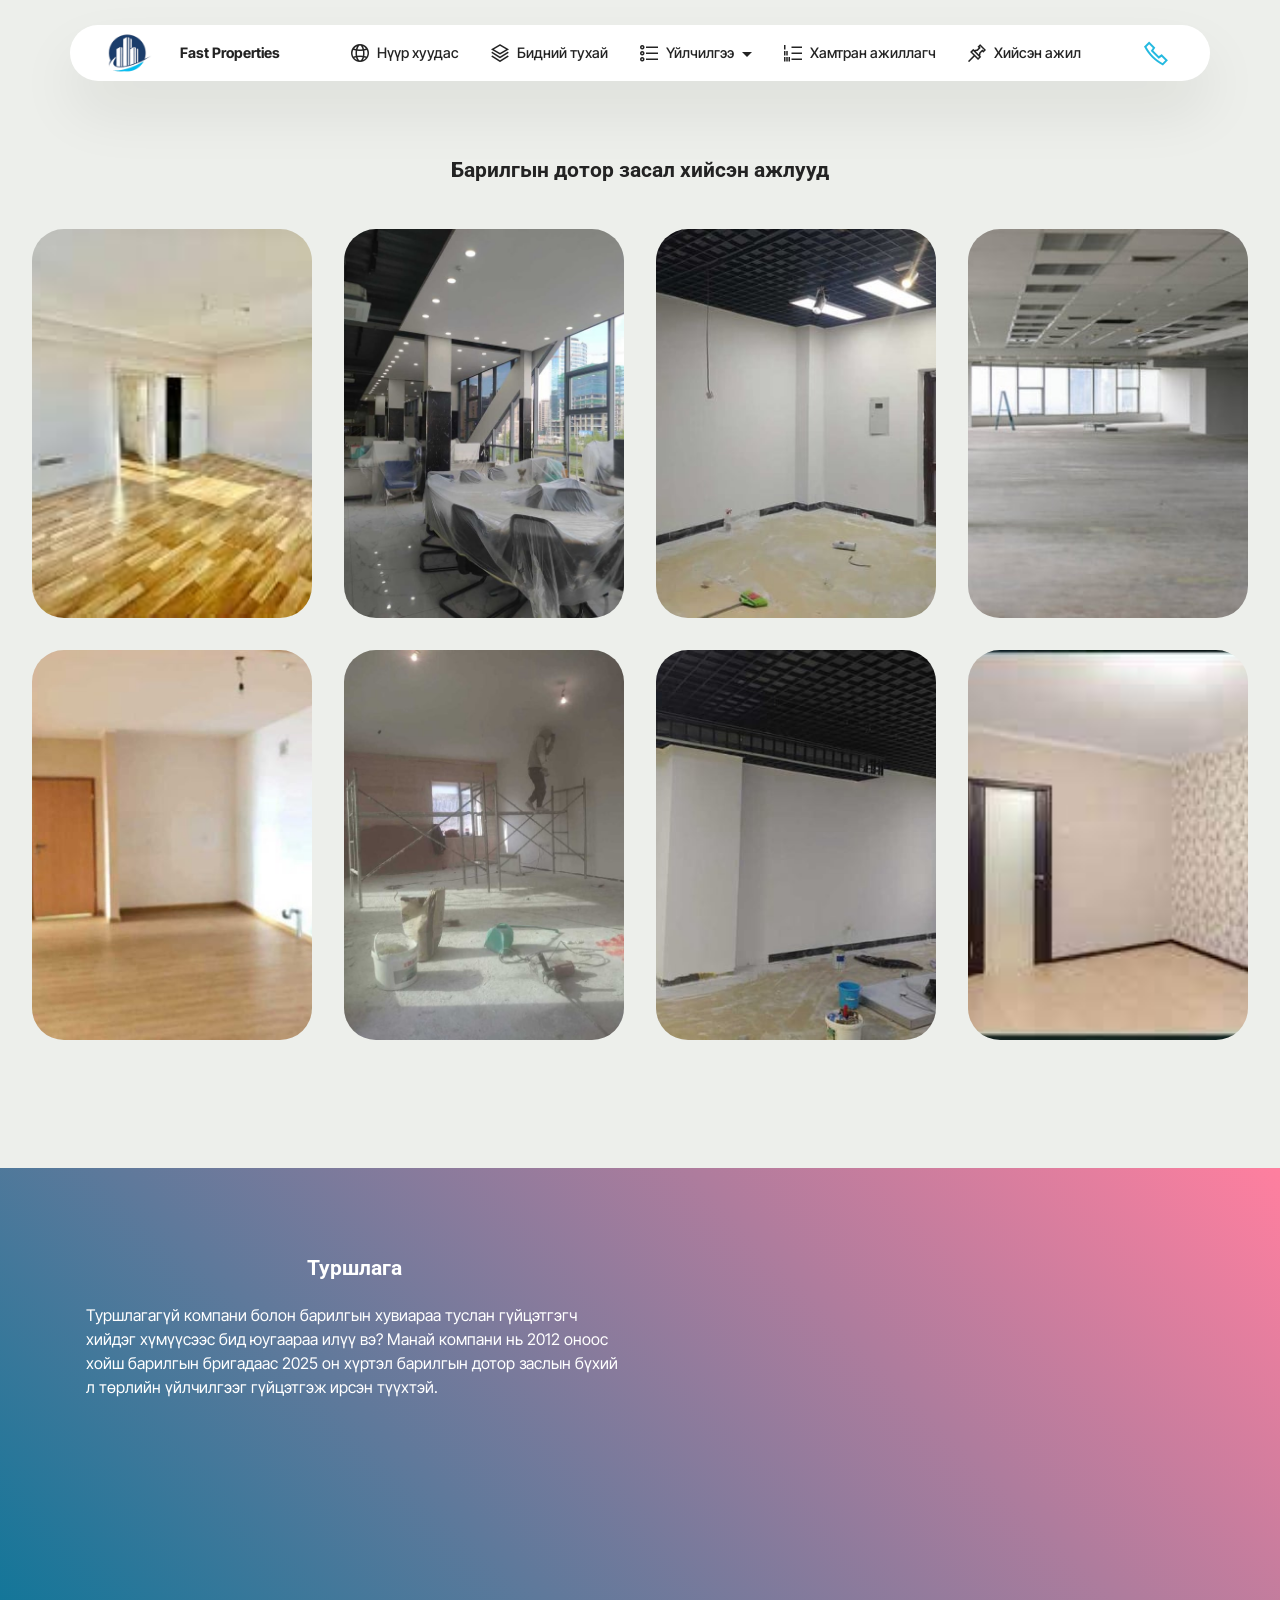
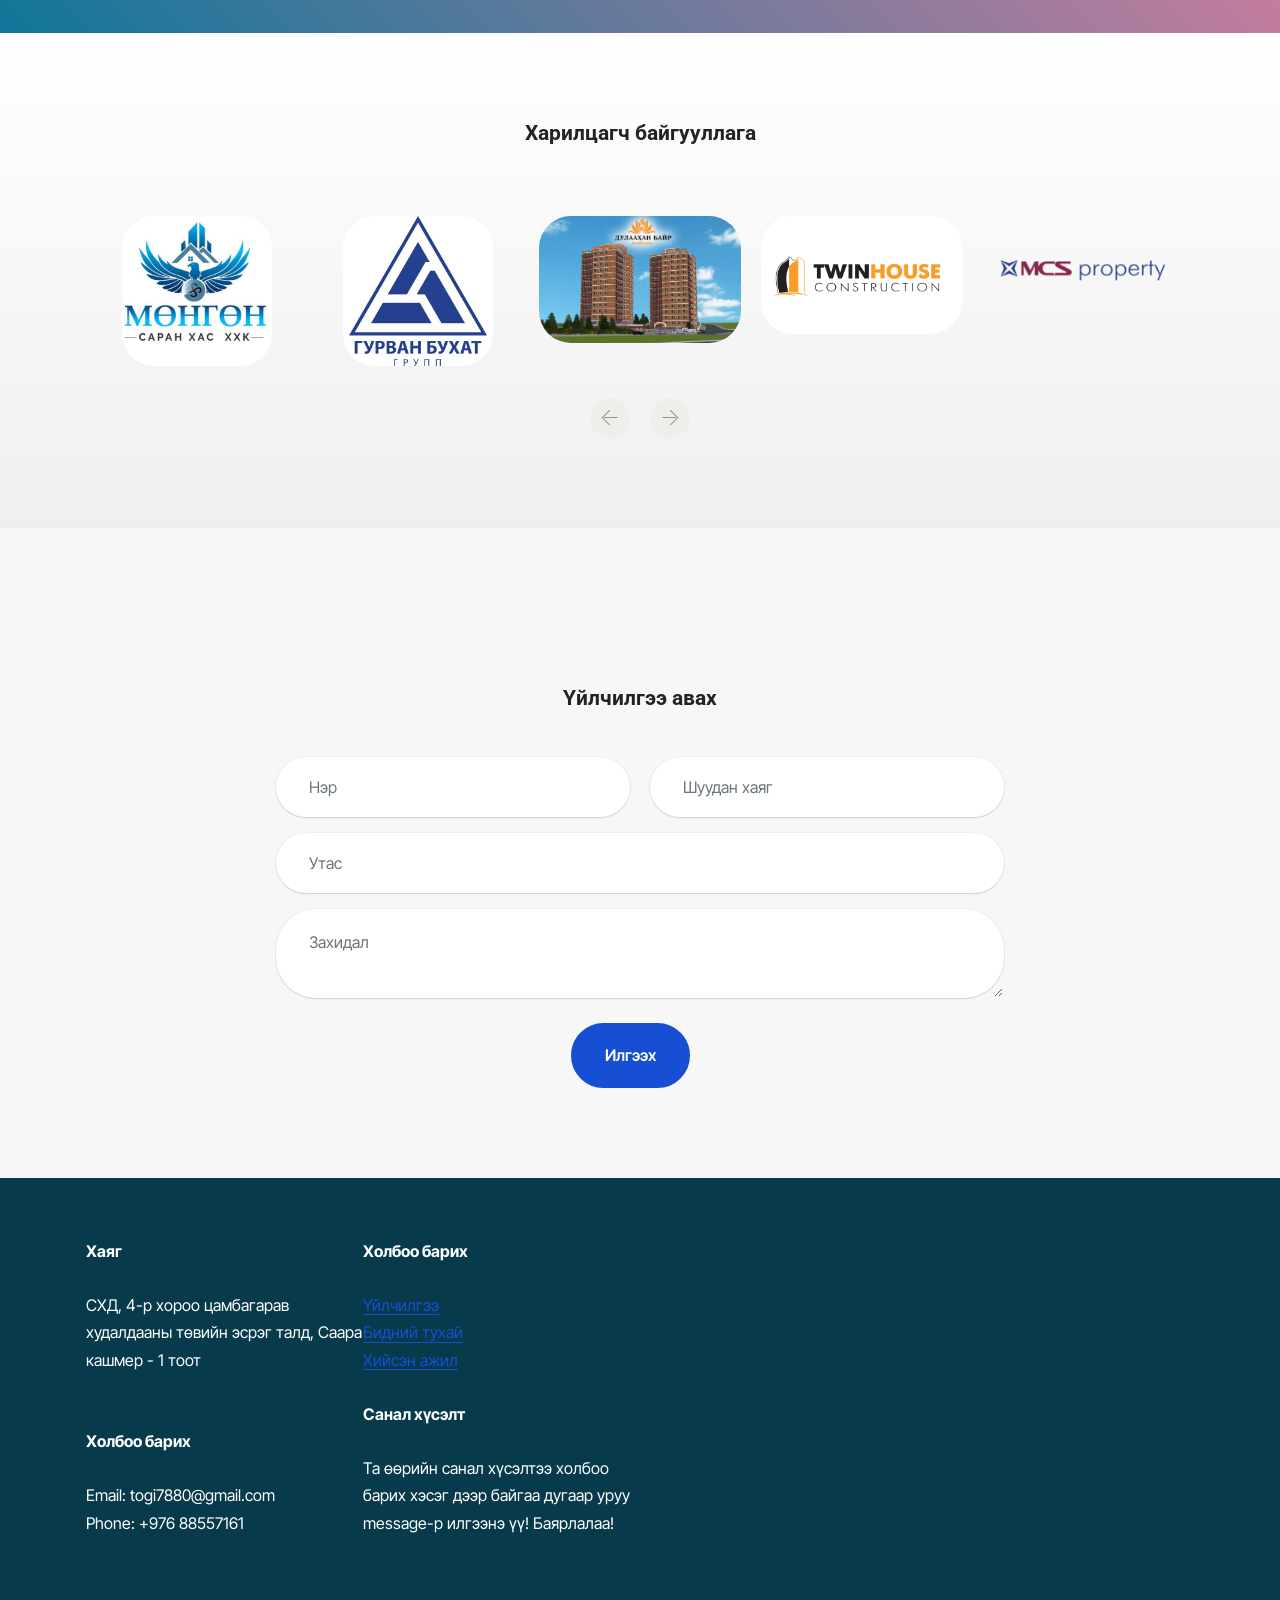
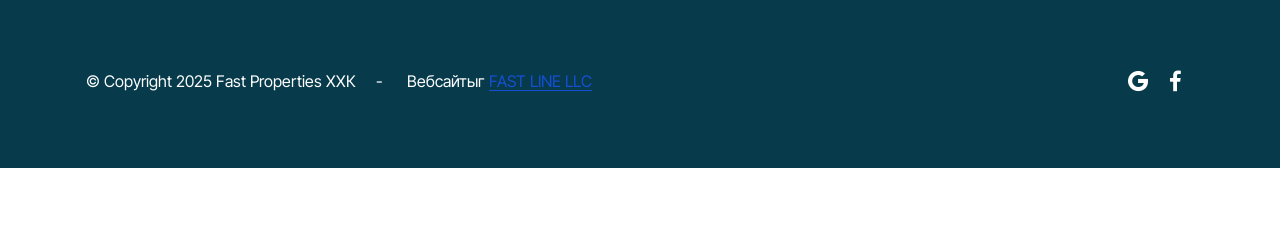
<file: page4.html>
<!DOCTYPE html>
<html  >
<head>
  
  <meta charset="UTF-8">
  <meta http-equiv="X-UA-Compatible" content="IE=edge">
  <meta name="generator" content="Mobirise v5.9.4, mobirise.com">
  <meta name="viewport" content="width=device-width, initial-scale=1, minimum-scale=1">
  <link rel="shortcut icon" href="assets/images/df7d73c62bd82efdaf5e732c1ed1c255-removebg-preview-160x160.png" type="image/x-icon">
  <meta name="description" content="">
  
  
  <title>FAST PROPERTIES - Хийсэн ажил</title>
  <link rel="stylesheet" href="assets/web/assets/mobirise-icons2/mobirise2.css">
  <link rel="stylesheet" href="assets/web/assets/mobirise-icons/mobirise-icons.css">
  <link rel="stylesheet" href="assets/bootstrap/css/bootstrap.min.css">
  <link rel="stylesheet" href="assets/bootstrap/css/bootstrap-grid.min.css">
  <link rel="stylesheet" href="assets/bootstrap/css/bootstrap-reboot.min.css">
  <link rel="stylesheet" href="assets/animatecss/animate.css">
  <link rel="stylesheet" href="assets/dropdown/css/style.css">
  <link rel="stylesheet" href="assets/socicon/css/styles.css">
  <link rel="stylesheet" href="assets/theme/css/style.css">
  <link rel="preload" href="https://fonts.googleapis.com/css?family=Inter+Tight:100,200,300,400,500,600,700,800,900,100i,200i,300i,400i,500i,600i,700i,800i,900i&display=swap" as="style" onload="this.onload=null;this.rel='stylesheet'">
  <noscript><link rel="stylesheet" href="https://fonts.googleapis.com/css?family=Inter+Tight:100,200,300,400,500,600,700,800,900,100i,200i,300i,400i,500i,600i,700i,800i,900i&display=swap"></noscript>
  <link rel="preload" href="https://fonts.googleapis.com/css?family=Roboto:100,200,300,400,500,600,700,800,900,100i,200i,300i,400i,500i,600i,700i,800i,900i&display=swap" as="style" onload="this.onload=null;this.rel='stylesheet'">
  <noscript><link rel="stylesheet" href="https://fonts.googleapis.com/css?family=Roboto:100,200,300,400,500,600,700,800,900,100i,200i,300i,400i,500i,600i,700i,800i,900i&display=swap"></noscript>
  <link rel="preload" as="style" href="assets/mobirise/css/mbr-additional.css"><link rel="stylesheet" href="assets/mobirise/css/mbr-additional.css" type="text/css">

  
  
  
</head>
<body>
  
  <section data-bs-version="5.1" class="menu menu2 cid-wxaMeFYXaG" once="menu" id="menu02-2d">
	

	<nav class="navbar navbar-dropdown navbar-fixed-top navbar-expand-lg">
		<div class="container">
			<div class="navbar-brand">
				<span class="navbar-logo">
					
						<a href="http://medicaldoctor.mn" target="_blank"><img src="assets/images/df7d73c62bd82efdaf5e732c1ed1c255-removebg-preview-160x160.png" alt="logo" style="height: 4.3rem;"></a>
					
				</span>
				<span class="navbar-caption-wrap"><a class="navbar-caption text-black text-primary display-4" href="index.html#header05-1">Fast Properties</a></span>
			</div>
			<button class="navbar-toggler" type="button" data-toggle="collapse" data-bs-toggle="collapse" data-target="#navbarSupportedContent" data-bs-target="#navbarSupportedContent" aria-controls="navbarNavAltMarkup" aria-expanded="false" aria-label="Toggle navigation">
				<div class="hamburger">
					<span></span>
					<span></span>
					<span></span>
					<span></span>
				</div>
			</button>
			<div class="collapse navbar-collapse" id="navbarSupportedContent">
				<ul class="navbar-nav nav-dropdown nav-right" data-app-modern-menu="true"><li class="nav-item">
						<a class="nav-link link text-black display-4" href="index.html"><span class="mobi-mbri mobi-mbri-globe-2 mbr-iconfont mbr-iconfont-btn"></span>Нүүр хуудас</a>
					</li>
					<li class="nav-item">
						<a class="nav-link link text-black text-primary display-4" href="page7.html" aria-expanded="false"><span class="mobi-mbri mobi-mbri-layers mbr-iconfont mbr-iconfont-btn"></span>Бидний тухай</a>
					</li>
					<li class="nav-item dropdown">
						<a class="nav-link link dropdown-toggle text-black show display-4" href="index.html#features025-1p" data-toggle="dropdown-submenu" data-bs-toggle="dropdown" data-bs-auto-close="outside" aria-expanded="false"><span class="mobi-mbri mobi-mbri-bulleted-list mbr-iconfont mbr-iconfont-btn"></span>Үйлчилгээ</a><div class="dropdown-menu show" aria-labelledby="dropdown-576" data-bs-popper="none"><div class="dropdown"><a class="dropdown-item text-black text-primary dropdown-toggle display-4" href="index.html#features04-w" data-toggle="dropdown-submenu" data-bs-toggle="dropdown" data-bs-auto-close="outside">Хаалга суулгалт</a><div class="dropdown-menu dropdown-submenu" data-bs-popper="none" aria-labelledby="dropdown-105"><a class="dropdown-item text-black text-primary display-4" href="index.html#features04-w">New Item</a></div></div><a class="dropdown-item text-black text-primary display-4" href="index.html#features04-w">Паркет&nbsp;</a><a class="dropdown-item text-black text-primary display-4" href="index.html#features04-w">Чулуун шал суурилуулалтын ажил</a><a class="dropdown-item text-black text-primary display-4" href="index.html#features04-w">Шатны гишгүүр плитаны ажил</a><a class="dropdown-item text-black text-primary display-4" href="index.html#features04-w">Плитаны ажил</a><a class="dropdown-item text-black text-primary display-4" href="index.html#features04-w">Ванны суурь гагнах, бүрэх</a><a class="dropdown-item text-black text-primary display-4" href="index.html#features04-w">Хана тааз эмуль татах</a><a class="dropdown-item text-black text-primary display-4" href="index.html#features04-w">Коридор шатны хонгил засал</a><a class="dropdown-item text-black text-primary display-4" href="index.html#features04-w">Хана тааз тэгшилгээ зүлгүүр</a><a class="dropdown-item text-black text-primary display-4" href="index.html#features04-w">Обой наах</a><a class="dropdown-item text-black text-primary display-4" href="index.html#features04-w">Бусад барилгын дотор засал</a><a class="dropdown-item text-black text-primary display-4" href="index.html#features04-w">Өрлөгийн ажил</a><a class="dropdown-item text-black text-primary display-4" href="index.html#features04-w">Шаврын ажил</a><a class="dropdown-item text-black text-primary display-4" href="index.html#features04-w">Полистрол хана угсралт</a><a class="dropdown-item text-black text-primary display-4" href="index.html#features04-w" aria-expanded="false">Шал зутгалтын ажил</a><a class="dropdown-item text-black text-primary display-4" href="index.html#features04-w">Шал зутгалтын ажил</a></div>
					</li><li class="nav-item"><a class="nav-link link text-black display-4" href="index.html#clients-3d"><span class="mobi-mbri mobi-mbri-numbered-list mbr-iconfont mbr-iconfont-btn"></span>Хамтран ажиллагч</a></li><li class="nav-item"><a class="nav-link link text-black text-primary display-4" href="page4.html"><span class="mobi-mbri mobi-mbri-pin mbr-iconfont mbr-iconfont-btn"></span>Хийсэн ажил</a></li></ul>
				<div class="icons-menu">
					<a class="iconfont-wrapper" href="tel:+97688557161">
						<span class="p-2 mbr-iconfont mobi-mbri-phone mobi-mbri" style="color: rgb(36, 185, 224); fill: rgb(36, 185, 224);"></span>
					</a>
					
					
					
				</div>
				
			</div>
		</div>
	</nav>
</section>

<section data-bs-version="5.1" class="gallery1 mbr-gallery cid-uOnKFVPGJo" id="gallery01-3h">
    

    
    

    <div class="container-fluid">
        <div class="row justify-content-center">
            <div class="col-12 content-head">
                <div class="mb-5">
                    <h3 class="mbr-section-title mbr-fonts-style align-center m-0 display-2"><strong>Барилгын дотор засал хийсэн ажлууд</strong></h3>
                    
                </div>
            </div>
        </div>
        
        <div class="row mbr-gallery">
            <div class="col-12 col-md-6 col-lg-3 item gallery-image">
                <div class="item-wrapper mb-3" data-toggle="modal" data-bs-toggle="modal" data-target="#uUvdTLGBui-modal" data-bs-target="#uUvdTLGBui-modal">
                    <img class="w-100" src="assets/images/images-1-259x194.jpg" alt="" data-slide-to="0" data-bs-slide-to="0" data-target="#lb-uUvdTLGBui" data-bs-target="#lb-uUvdTLGBui">
                    <div class="icon-wrapper">
                        <span class="mobi-mbri mobi-mbri-search mbr-iconfont mbr-iconfont-btn"></span>
                    </div>
                </div>
                
            </div>
            <div class="col-12 col-md-6 col-lg-3 item gallery-image">
                <div class="item-wrapper mb-3" data-toggle="modal" data-bs-toggle="modal" data-target="#uUvdTLGBui-modal" data-bs-target="#uUvdTLGBui-modal">
                    <img class="w-100" src="assets/images/ab24b31e72c53a3352828f3e813a4070-595x794.jpg" alt="Mobirise Website Builder" data-slide-to="1" data-bs-slide-to="1" data-target="#lb-uUvdTLGBui" data-bs-target="#lb-uUvdTLGBui">
                    <div class="icon-wrapper">
                        <span class="mobi-mbri mobi-mbri-search mbr-iconfont mbr-iconfont-btn"></span>
                    </div>
                </div>
                
            </div>
            <div class="col-12 col-md-6 col-lg-3 item gallery-image">
                <div class="item-wrapper mb-3" data-toggle="modal" data-bs-toggle="modal" data-target="#uUvdTLGBui-modal" data-bs-target="#uUvdTLGBui-modal">
                    <img class="w-100" src="assets/images/f662c6c2a21b84ddfcae6bb3edcb4f6c-595x446.jpg" alt="Mobirise Website Builder" data-slide-to="2" data-bs-slide-to="2" data-target="#lb-uUvdTLGBui" data-bs-target="#lb-uUvdTLGBui">
                    <div class="icon-wrapper">
                        <span class="mobi-mbri mobi-mbri-search mbr-iconfont mbr-iconfont-btn"></span>
                    </div>
                </div>
                
            </div>
            <div class="col-12 col-md-6 col-lg-3 item gallery-image">
                <div class="item-wrapper mb-3" data-toggle="modal" data-bs-toggle="modal" data-target="#uUvdTLGBui-modal" data-bs-target="#uUvdTLGBui-modal">
                    <img class="w-100" src="assets/images/istockphoto-1038262322-595x397.jpg" alt="Mobirise Website Builder" data-slide-to="3" data-bs-slide-to="3" data-target="#lb-uUvdTLGBui" data-bs-target="#lb-uUvdTLGBui">
                    <div class="icon-wrapper">
                        <span class="mobi-mbri mobi-mbri-search mbr-iconfont mbr-iconfont-btn"></span>
                    </div>
                </div>
                
            </div>
            <div class="col-12 col-md-6 col-lg-3 item gallery-image">
                <div class="item-wrapper mb-3" data-toggle="modal" data-bs-toggle="modal" data-target="#uUvdTLGBui-modal" data-bs-target="#uUvdTLGBui-modal">
                    <img class="w-100" src="assets/images/76d7e2f6c197260213d6b84d576ff43c-595x446.jpg" alt="Mobirise Website Builder" data-slide-to="4" data-bs-slide-to="4" data-target="#lb-uUvdTLGBui" data-bs-target="#lb-uUvdTLGBui">
                    <div class="icon-wrapper">
                        <span class="mobi-mbri mobi-mbri-search mbr-iconfont mbr-iconfont-btn"></span>
                    </div>
                </div>
                
            </div>
            <div class="col-12 col-md-6 col-lg-3 item gallery-image">
                <div class="item-wrapper mb-3" data-toggle="modal" data-bs-toggle="modal" data-target="#uUvdTLGBui-modal" data-bs-target="#uUvdTLGBui-modal">
                    <img class="w-100" src="assets/images/8afcff46b916c611d2071a8f22dd8c4a-595x794.jpg" alt="Mobirise Website Builder" data-slide-to="5" data-bs-slide-to="5" data-target="#lb-uUvdTLGBui" data-bs-target="#lb-uUvdTLGBui">
                    <div class="icon-wrapper">
                        <span class="mobi-mbri mobi-mbri-search mbr-iconfont mbr-iconfont-btn"></span>
                    </div>
                </div>
                
            </div>
            <div class="col-12 col-md-6 col-lg-3 item gallery-image">
                <div class="item-wrapper mb-3" data-toggle="modal" data-bs-toggle="modal" data-target="#uUvdTLGBui-modal" data-bs-target="#uUvdTLGBui-modal">
                    <img class="w-100" src="assets/images/f9f9764bb6ccfd00d9bee7bc38e76c1f-595x446.jpg" alt="Mobirise Website Builder" data-slide-to="6" data-bs-slide-to="6" data-target="#lb-uUvdTLGBui" data-bs-target="#lb-uUvdTLGBui">
                    <div class="icon-wrapper">
                        <span class="mobi-mbri mobi-mbri-search mbr-iconfont mbr-iconfont-btn"></span>
                    </div>
                </div>
                
            </div>
            <div class="col-12 col-md-6 col-lg-3 item gallery-image">
                <div class="item-wrapper mb-3" data-toggle="modal" data-bs-toggle="modal" data-target="#uUvdTLGBui-modal" data-bs-target="#uUvdTLGBui-modal">
                    <img class="w-100" src="assets/images/images-3-277x182.jpg" alt="Mobirise Website Builder" data-slide-to="7" data-bs-slide-to="7" data-target="#lb-uUvdTLGBui" data-bs-target="#lb-uUvdTLGBui">
                    <div class="icon-wrapper">
                        <span class="mobi-mbri mobi-mbri-search mbr-iconfont mbr-iconfont-btn"></span>
                    </div>
                </div>
                
            </div>
        </div>

        <div class="modal mbr-slider" tabindex="-1" role="dialog" aria-hidden="true" id="uUvdTLGBui-modal">
            <div class="modal-dialog" role="document">
                <div class="modal-content">
                    <div class="modal-body">
                        <div class="carousel slide carousel-fade" data-pause="false" data-bs-pause="false" id="lb-uUvdTLGBui" data-interval="5000" data-bs-interval="5000">
                            <div class="carousel-inner">
                                <div class="carousel-item active">
                                    <img class="d-block w-100" src="assets/images/images-1-259x194.jpg" alt="Mobirise Website Builder">
                                </div>
                                <div class="carousel-item">
                                    <img class="d-block w-100" src="assets/images/ab24b31e72c53a3352828f3e813a4070-595x794.jpg" alt="Mobirise Website Builder">
                                </div>
                                <div class="carousel-item">
                                    <img class="d-block w-100" src="assets/images/f662c6c2a21b84ddfcae6bb3edcb4f6c-595x446.jpg" alt="Mobirise Website Builder">
                                </div>
                                <div class="carousel-item">
                                    <img class="d-block w-100" src="assets/images/istockphoto-1038262322-595x397.jpg" alt="Mobirise Website Builder">
                                </div>
                                <div class="carousel-item">
                                    <img class="d-block w-100" src="assets/images/76d7e2f6c197260213d6b84d576ff43c-595x446.jpg" alt="Mobirise Website Builder">
                                </div>
                                <div class="carousel-item">
                                    <img class="d-block w-100" src="assets/images/8afcff46b916c611d2071a8f22dd8c4a-595x794.jpg" alt="Mobirise Website Builder">
                                </div>
                                <div class="carousel-item">
                                    <img class="d-block w-100" src="assets/images/f9f9764bb6ccfd00d9bee7bc38e76c1f-595x446.jpg" alt="Mobirise Website Builder">
                                </div>
                                <div class="carousel-item">
                                    <img class="d-block w-100" src="assets/images/images-3-277x182.jpg" alt="Mobirise Website Builder">
                                </div>
                            </div>
                            <ol class="carousel-indicators">
                                <li data-slide-to="0" data-bs-slide-to="0" class="active" data-target="#lb-uUvdTLGBui" data-bs-target="#lb-uUvdTLGBui"></li>
                                <li data-slide-to="1" data-bs-slide-to="1" data-target="#lb-uUvdTLGBui" data-bs-target="#lb-uUvdTLGBui"></li>
                                <li data-slide-to="2" data-bs-slide-to="2" data-target="#lb-uUvdTLGBui" data-bs-target="#lb-uUvdTLGBui"></li>
                                <li data-slide-to="3" data-bs-slide-to="3" data-target="#lb-uUvdTLGBui" data-bs-target="#lb-uUvdTLGBui"></li>
                                <li data-slide-to="4" data-bs-slide-to="4" data-target="#lb-uUvdTLGBui" data-bs-target="#lb-uUvdTLGBui"></li>
                                <li data-slide-to="5" data-bs-slide-to="5" data-target="#lb-uUvdTLGBui" data-bs-target="#lb-uUvdTLGBui"></li>
                                <li data-slide-to="6" data-bs-slide-to="6" data-target="#lb-uUvdTLGBui" data-bs-target="#lb-uUvdTLGBui"></li>
                                <li data-slide-to="7" data-bs-slide-to="7" data-target="#lb-uUvdTLGBui" data-bs-target="#lb-uUvdTLGBui"></li>
                            </ol>
                            <a role="button" href="" class="close" data-dismiss="modal" data-bs-dismiss="modal" aria-label="Close">
                            </a>
                            <a class="carousel-control-prev carousel-control" role="button" data-slide="prev" data-bs-slide="prev" href="#lb-uUvdTLGBui">
                                <span class="mobi-mbri mobi-mbri-arrow-prev" aria-hidden="true"></span>
                                <span class="sr-only visually-hidden">Previous</span>
                            </a>
                            <a class="carousel-control-next carousel-control" role="button" data-slide="next" data-bs-slide="next" href="#lb-uUvdTLGBui">
                                <span class="mobi-mbri mobi-mbri-arrow-next" aria-hidden="true"></span>
                                <span class="sr-only visually-hidden">Next</span>
                            </a>
                        </div>
                    </div>
                </div>
            </div>
        </div>
    </div>
</section>

<section data-bs-version="5.1" class="header7 cid-uOnNTRHSvc" id="header7-3j">

    

    

    <div class="container">
        <div class="media-container-row">

            <div class="media-content align-right">
                <h1 class="mbr-section-title mbr-white pb-3 mbr-fonts-style display-2"><strong>Туршлага</strong></h1>
                <div class="mbr-section-text mbr-white pb-3">
                    <p class="mbr-text mbr-fonts-style display-5">
                        Туршлагагүй компани болон барилгын хувиараа туслан гүйцэтгэгч хийдэг хүмүүсээс бид юугаараа илүү вэ? Манай компани нь 2012 оноос хойш барилгын бригадаас 2025 он хүртэл барилгын дотор заслын бүхий л төрлийн үйлчилгээг гүйцэтгэж ирсэн түүхтэй.&nbsp;</p>
                </div>
                
            </div>

            <div class="mbr-figure" style="width: 100%;"><iframe class="mbr-embedded-video" src="https://www.youtube.com/embed/STqPr48vjNw?rel=0&amp;amp;mute=1&amp;showinfo=0&amp;autoplay=1&amp;loop=1&amp;playlist=STqPr48vjNw" width="1280" height="720" frameborder="0" allowfullscreen></iframe></div>

        </div>
    </div>
</section>

<section data-bs-version="5.1" class="clients cid-uOnNTf52YX" data-interval="false" data-bs-interval="false" id="clients-3i">
      

    
        <div class="container mb-5">
            <div class="media-container-row">
                <div class="col-12 align-center">
                    <h2 class="mbr-section-title pb-3 mbr-fonts-style display-2"><strong>
                        Харилцагч байгууллага</strong></h2>
                    <h3 class="mbr-section-subtitle mbr-light mbr-fonts-style display-5"></h3>
                </div>
            </div>
        </div>

    <div class="container">
        <div class="carousel slide" role="listbox" data-pause="true" data-keyboard="false" data-ride="carousel" data-bs-ride="carousel" data-interval="5000" data-bs-interval="5000">
            <div class="carousel-inner" data-visible="5">
                
                
                
                
                
            <div class="carousel-item ">
                    <div class="media-container-row">
                        <div class="col-md-12">
                            <div class="wrap-img ">
                                <img src="assets/images/b4b1481cf6844d43b5f6b4548a3597c3-450x450.jpg" class="img-responsive clients-img" alt="">
                            </div>
                        </div>
                    </div>
                </div><div class="carousel-item ">
                    <div class="media-container-row">
                        <div class="col-md-12">
                            <div class="wrap-img ">
                                <img src="assets/images/zh-obtzeyr-p3yfwmc-iobimhh-f3-500x500.jpg" class="img-responsive clients-img" alt="">
                            </div>
                        </div>
                    </div>
                </div><div class="carousel-item ">
                    <div class="media-container-row">
                        <div class="col-md-12">
                            <div class="wrap-img ">
                                <img src="assets/images/164239099-4135050496545572-2902656988174636286-n-1024x647.jpg" class="img-responsive clients-img" alt="">
                            </div>
                        </div>
                    </div>
                </div><div class="carousel-item ">
                    <div class="media-container-row">
                        <div class="col-md-12">
                            <div class="wrap-img ">
                                <img src="assets/images/web-logo-min-633x370.png" class="img-responsive clients-img" alt="">
                            </div>
                        </div>
                    </div>
                </div><div class="carousel-item ">
                    <div class="media-container-row">
                        <div class="col-md-12">
                            <div class="wrap-img ">
                                <img src="assets/images/mcsp-240x122.png" class="img-responsive clients-img" alt="">
                            </div>
                        </div>
                    </div>
                </div></div>
            <div class="carousel-controls">
                <a data-app-prevent-settings="" class="carousel-control carousel-control-prev" role="button" data-slide="prev" data-bs-slide="prev">
                    <span aria-hidden="true" class="mbri-left mbr-iconfont"></span>
                    <span class="sr-only visually-hidden">Previous</span>
                </a>
                <a data-app-prevent-settings="" class="carousel-control carousel-control-next" role="button" data-slide="next" data-bs-slide="next">
                    <span aria-hidden="true" class="mbri-right mbr-iconfont"></span>
                    <span class="sr-only visually-hidden">Next</span>
                </a>
            </div>
        </div>
    </div>
</section>

<section data-bs-version="5.1" class="form5 cid-tObYm2hIdO" id="form02-24">
    
    
    <div class="container">
        <div class="mbr-section-head mb-5">
            <h3 class="mbr-section-title mbr-fonts-style align-center mb-0 display-2"><strong>Үйлчилгээ авах</strong></h3>
            
        </div>
        <div class="row justify-content-center mt-4">
            <div class="col-lg-8 mx-auto mbr-form" data-form-type="formoid">
                <form action="https://mobirise.eu/" method="POST" class="mbr-form form-with-styler" data-form-title="Form Name"><input type="hidden" name="email" data-form-email="true" value="yPkkFQz9yr/3nOpb/e7dMZjdlADK4RXNmRecnuiYJbx0u0AVJJ7EajUfVc/15JpgZlLycpVUvBmdIYDueoRsbdgGzPh88Gn+C/qikyn3oAjC4l3t9ZibZ/Xkr1ZGr637">
                    <div class="row">
                        <div hidden="hidden" data-form-alert="" class="alert alert-success col-12">Илгээсэн баярлалаа! Бид эргэн холбогдох болно.</div>
                        <div hidden="hidden" data-form-alert-danger="" class="alert alert-danger col-12">
                            Oops...! some problem!
                        </div>
                    </div>
                    <div class="dragArea row">
                        <div class="col-md col-sm-12 form-group mb-3" data-for="name">
                            <input type="text" name="name" placeholder="Нэр" data-form-field="name" class="form-control" value="" id="name-form02-24">
                        </div>
                        <div class="col-md col-sm-12 form-group mb-3" data-for="email">
                            <input type="email" name="email" placeholder="Шуудан хаяг" data-form-field="email" class="form-control" value="" id="email-form02-24">
                        </div>
                        <div class="col-12 form-group mb-3" data-for="phone">
                            <input type="tel" name="phone" placeholder="Утас" data-form-field="phone" class="form-control" value="" id="phone-form02-24">
                        </div>
                        <div class="col-12 form-group mb-3" data-for="textarea">
                            <textarea name="textarea" placeholder="Захидал" data-form-field="textarea" class="form-control" id="textarea-form02-24"></textarea>
                        </div>
                        <div class="col-lg-12 col-md-12 col-sm-12 align-center mbr-section-btn"><button type="submit" class="btn btn-primary display-7">Илгээх</button></div>
                    </div>
                </form>
            </div>
        </div>
    </div>
</section>

<section data-bs-version="5.1" class="cid-uOnO6eWAVR" id="footer2-3k">

    

    

    <div class="container">
        <div class="media-container-row content mbr-white">
            <div class="col-12 col-md-3 mbr-fonts-style display-7">
                <p class="mbr-text">
                    <strong>Хаяг</strong><br>
                    <br>СХД, 4-р хороо цамбагарав худалдааны төвийн эсрэг талд, Саара кашмер - 1 тоот<br>
                    <br>
                    <br><strong>Холбоо барих</strong><br>
                    <br>Email: togi7880@gmail.com<br>Phone: +976 88557161<br><br></p>
            </div>
            <div class="col-12 col-md-3 mbr-fonts-style display-7">
                <p class="mbr-text"><strong>Холбоо барих</strong><br>
                    <br><a href="page1.html" class="text-primary">Үйлчилгээ</a><br><a href="page1.html" class="text-primary">Бидний тухай</a><br><a href="page4.html" class="text-primary">Хийсэн ажил</a><br>
                    <br><strong>Санал хүсэлт</strong><br>
                    <br>Та өөрийн санал хүсэлтээ холбоо барих хэсэг дээр байгаа дугаар уруу message-р илгээнэ үү! Баярлалаа!</p>
            </div>
            <div class="col-12 col-md-6">
                <div class="google-map"><iframe frameborder="0" style="border:0" src="https://www.google.com/maps/embed?pb=!1m14!1m8!1m3!1d6045.3003145248895!2d-73.9884657!3d40.7477229!3m2!1i1024!2i768!4f13.1!3m3!1m2!1s0x89c259a9ac1f1b85%3A0x7e33d1c0e7af3be4!2zMzUwIDV0aCBBdmUsIE5ldyBZb3JrLCBOWSAxMDExOCwg0KHQqNCQ!5e0!3m2!1sru!2sru!4v1689597362021!5m2!1sru!2sru" allowfullscreen=""></iframe></div>
            </div>
        </div>
        <div class="footer-lower">
            <div class="media-container-row">
                <div class="col-sm-12">
                    <hr>
                </div>
            </div>
            <div class="media-container-row mbr-white">
                <div class="col-sm-6 copyright">
                    <p class="mbr-text mbr-fonts-style display-7">
                        © Copyright 2025 Fast Properties ХХК&nbsp; &nbsp; &nbsp;-&nbsp; &nbsp; &nbsp; Вебсайтыг <a href="http://www.facebook.com/fastlinexxk" class="text-primary" target="_blank">FAST LINE LLC</a></p>
                </div>
                <div class="col-md-6">
                    <div class="social-list align-right">
                        <div class="soc-item">
                            
                                <span class="mbr-iconfont mbr-iconfont-social socicon-google socicon"></span>
                            
                        </div>
                        <div class="soc-item">
                            <a href="https://www.facebook.com/FASTLINEXXK" target="_blank">
                                <span class="mbr-iconfont mbr-iconfont-social socicon-facebook socicon"></span>
                            </a>
                        </div>
                        
                        
                        
                        
                    </div>
                </div>
            </div>
        </div>
    </div>
</section><section class="display-7" style="padding: 0;align-items: center;justify-content: center;flex-wrap: wrap;    align-content: center;display: flex;position: relative;height: 4rem;"><a href="" style="flex: 1 1;height: 4rem;position: absolute;width: 100%;z-index: 1;"><img alt="" style="height: 4rem;" src="[data-uri]"></a><p style="margin: 0;text-align: center;" class="display-7">&#8204;</p><a style="z-index:1" href=""></a></section><script src="assets/bootstrap/js/bootstrap.bundle.min.js"></script>  <script src="assets/smoothscroll/smooth-scroll.js"></script>  <script src="assets/ytplayer/index.js"></script>  <script src="assets/dropdown/js/navbar-dropdown.js"></script>  <script src="assets/mbr-clients-slider/mbr-clients-slider.js"></script>  <script src="assets/theme/js/script.js"></script>  <script src="assets/formoid/formoid.min.js"></script>  
  
  
 <div id="scrollToTop" class="scrollToTop mbr-arrow-up"><a style="text-align: center;"><i class="mbr-arrow-up-icon mbr-arrow-up-icon-cm cm-icon cm-icon-smallarrow-up"></i></a></div>
    <input name="animation" type="hidden">
  </body>
</html>
</file>
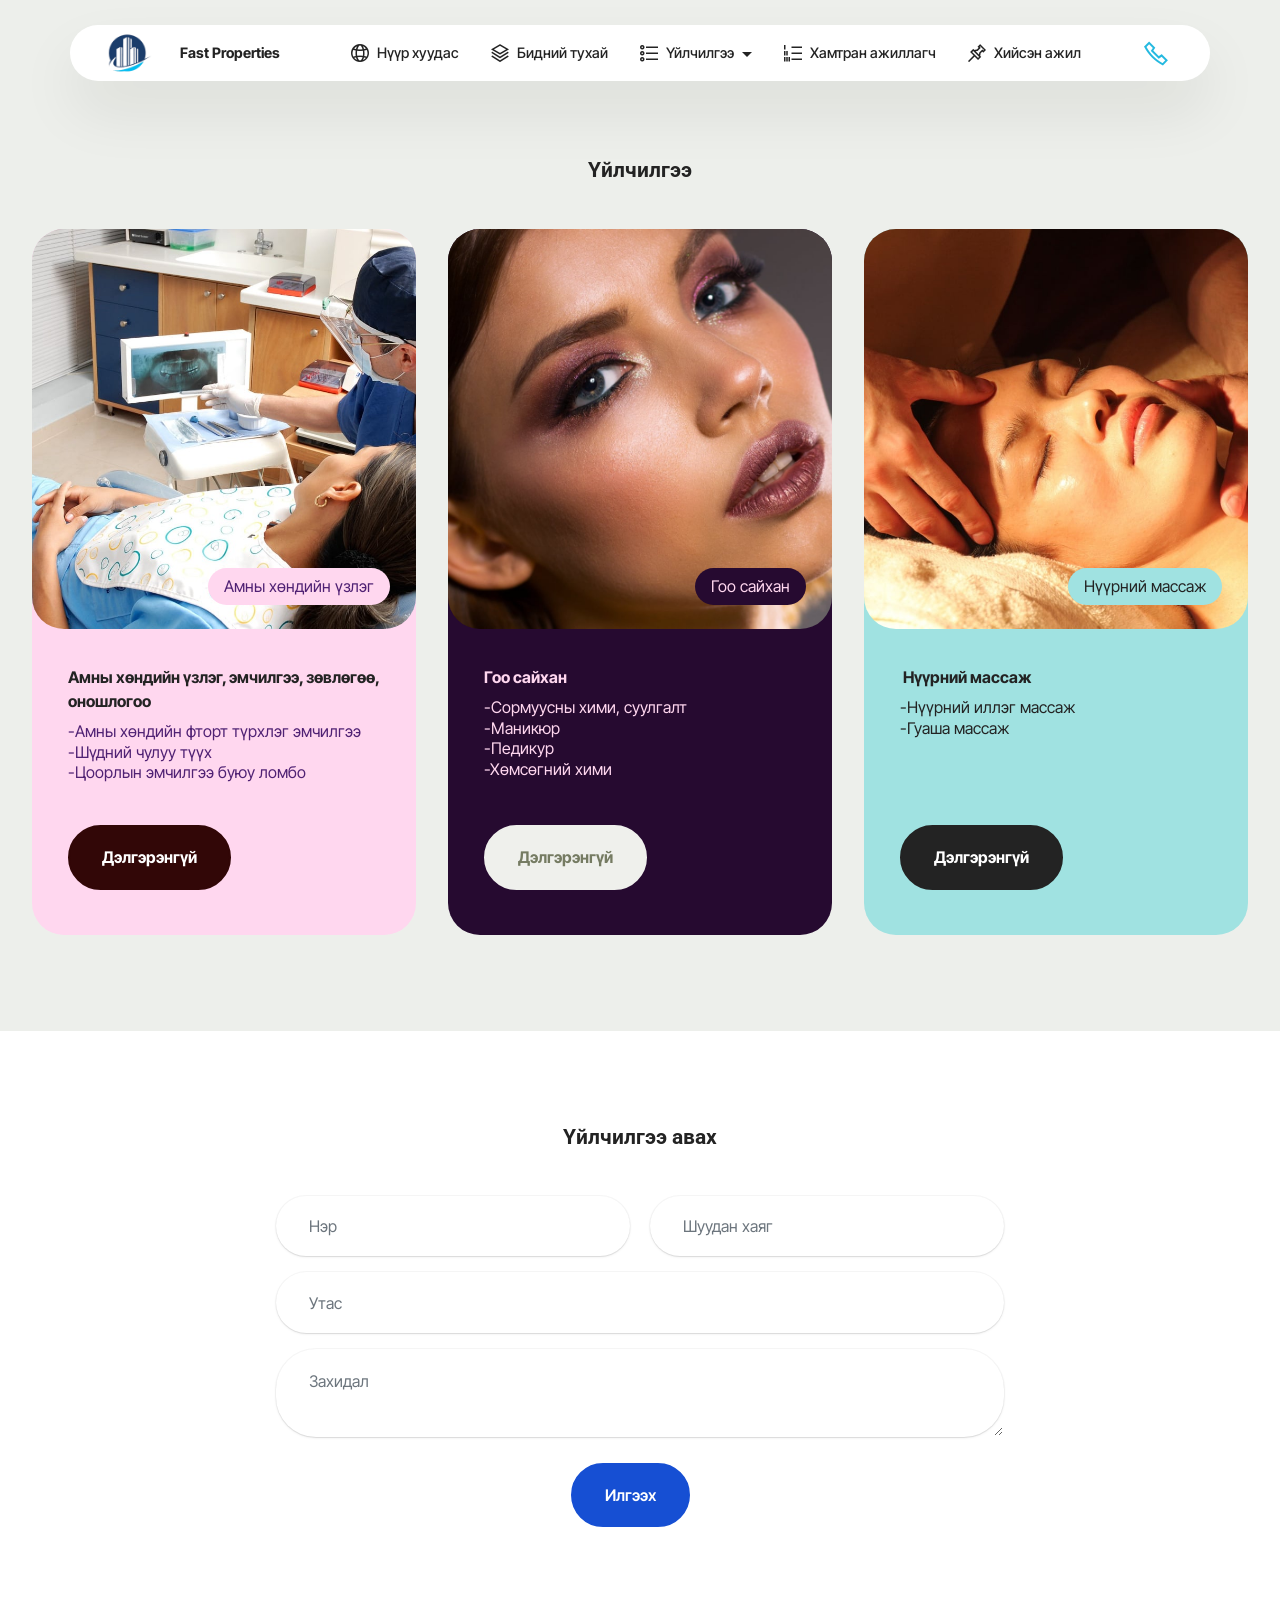
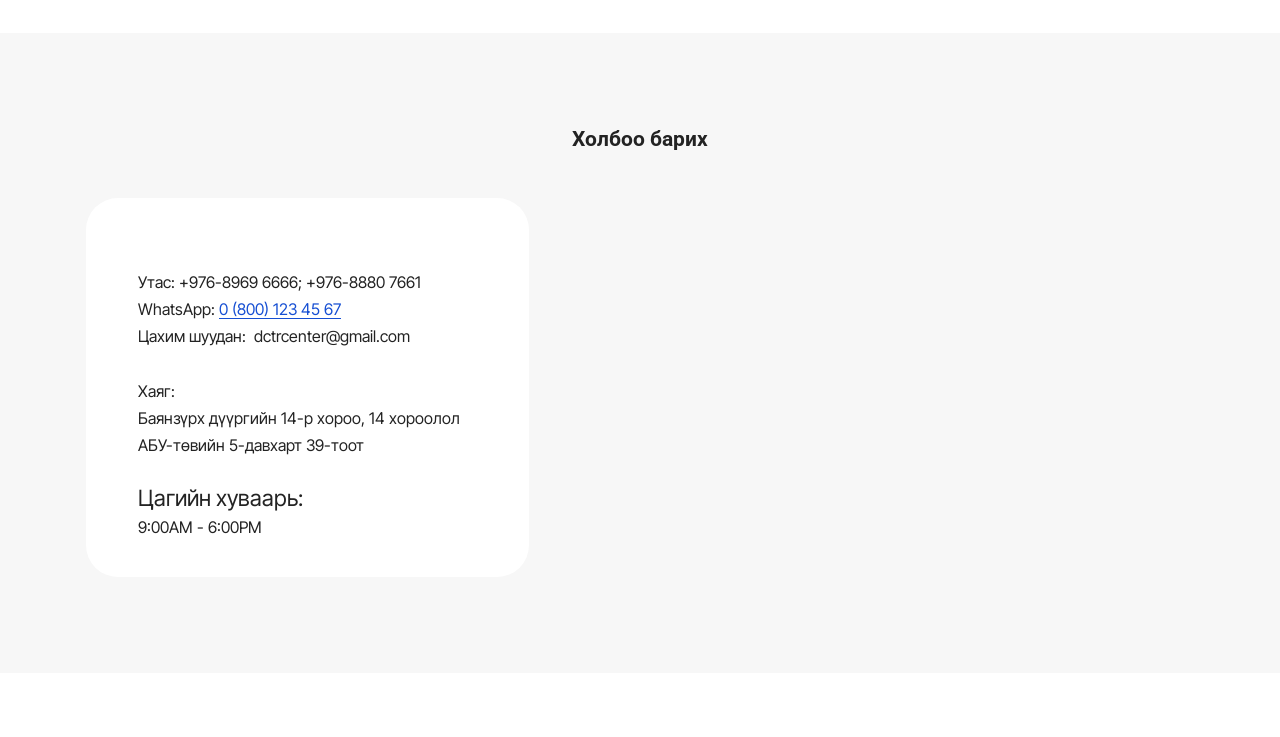
<file: page5.html>
<!DOCTYPE html>
<html  >
<head>
  
  <meta charset="UTF-8">
  <meta http-equiv="X-UA-Compatible" content="IE=edge">
  <meta name="generator" content="Mobirise v5.9.4, mobirise.com">
  <meta name="viewport" content="width=device-width, initial-scale=1, minimum-scale=1">
  <link rel="shortcut icon" href="assets/images/df7d73c62bd82efdaf5e732c1ed1c255-removebg-preview-160x160.png" type="image/x-icon">
  <meta name="description" content="">
  
  
  <title>FAST PROPERTIES - Үйлчилгээ</title>
  <link rel="stylesheet" href="assets/web/assets/mobirise-icons2/mobirise2.css">
  <link rel="stylesheet" href="assets/bootstrap/css/bootstrap.min.css">
  <link rel="stylesheet" href="assets/bootstrap/css/bootstrap-grid.min.css">
  <link rel="stylesheet" href="assets/bootstrap/css/bootstrap-reboot.min.css">
  <link rel="stylesheet" href="assets/animatecss/animate.css">
  <link rel="stylesheet" href="assets/dropdown/css/style.css">
  <link rel="stylesheet" href="assets/theme/css/style.css">
  <link rel="preload" href="https://fonts.googleapis.com/css?family=Inter+Tight:100,200,300,400,500,600,700,800,900,100i,200i,300i,400i,500i,600i,700i,800i,900i&display=swap" as="style" onload="this.onload=null;this.rel='stylesheet'">
  <noscript><link rel="stylesheet" href="https://fonts.googleapis.com/css?family=Inter+Tight:100,200,300,400,500,600,700,800,900,100i,200i,300i,400i,500i,600i,700i,800i,900i&display=swap"></noscript>
  <link rel="preload" href="https://fonts.googleapis.com/css?family=Roboto:100,200,300,400,500,600,700,800,900,100i,200i,300i,400i,500i,600i,700i,800i,900i&display=swap" as="style" onload="this.onload=null;this.rel='stylesheet'">
  <noscript><link rel="stylesheet" href="https://fonts.googleapis.com/css?family=Roboto:100,200,300,400,500,600,700,800,900,100i,200i,300i,400i,500i,600i,700i,800i,900i&display=swap"></noscript>
  <link rel="preload" as="style" href="assets/mobirise/css/mbr-additional.css"><link rel="stylesheet" href="assets/mobirise/css/mbr-additional.css" type="text/css">

  
  
  
</head>
<body>
  
  <section data-bs-version="5.1" class="menu menu2 cid-wxaMeFYXaG" once="menu" id="menu02-2d">
	

	<nav class="navbar navbar-dropdown navbar-fixed-top navbar-expand-lg">
		<div class="container">
			<div class="navbar-brand">
				<span class="navbar-logo">
					
						<a href="http://medicaldoctor.mn" target="_blank"><img src="assets/images/df7d73c62bd82efdaf5e732c1ed1c255-removebg-preview-160x160.png" alt="logo" style="height: 4.3rem;"></a>
					
				</span>
				<span class="navbar-caption-wrap"><a class="navbar-caption text-black text-primary display-4" href="index.html#header05-1">Fast Properties</a></span>
			</div>
			<button class="navbar-toggler" type="button" data-toggle="collapse" data-bs-toggle="collapse" data-target="#navbarSupportedContent" data-bs-target="#navbarSupportedContent" aria-controls="navbarNavAltMarkup" aria-expanded="false" aria-label="Toggle navigation">
				<div class="hamburger">
					<span></span>
					<span></span>
					<span></span>
					<span></span>
				</div>
			</button>
			<div class="collapse navbar-collapse" id="navbarSupportedContent">
				<ul class="navbar-nav nav-dropdown nav-right" data-app-modern-menu="true"><li class="nav-item">
						<a class="nav-link link text-black display-4" href="index.html"><span class="mobi-mbri mobi-mbri-globe-2 mbr-iconfont mbr-iconfont-btn"></span>Нүүр хуудас</a>
					</li>
					<li class="nav-item">
						<a class="nav-link link text-black text-primary display-4" href="page7.html" aria-expanded="false"><span class="mobi-mbri mobi-mbri-layers mbr-iconfont mbr-iconfont-btn"></span>Бидний тухай</a>
					</li>
					<li class="nav-item dropdown">
						<a class="nav-link link dropdown-toggle text-black show display-4" href="index.html#features025-1p" data-toggle="dropdown-submenu" data-bs-toggle="dropdown" data-bs-auto-close="outside" aria-expanded="false"><span class="mobi-mbri mobi-mbri-bulleted-list mbr-iconfont mbr-iconfont-btn"></span>Үйлчилгээ</a><div class="dropdown-menu show" aria-labelledby="dropdown-576" data-bs-popper="none"><div class="dropdown"><a class="dropdown-item text-black text-primary dropdown-toggle display-4" href="index.html#features04-w" data-toggle="dropdown-submenu" data-bs-toggle="dropdown" data-bs-auto-close="outside">Хаалга суулгалт</a><div class="dropdown-menu dropdown-submenu" data-bs-popper="none" aria-labelledby="dropdown-105"><a class="dropdown-item text-black text-primary display-4" href="index.html#features04-w">New Item</a></div></div><a class="dropdown-item text-black text-primary display-4" href="index.html#features04-w">Паркет&nbsp;</a><a class="dropdown-item text-black text-primary display-4" href="index.html#features04-w">Чулуун шал суурилуулалтын ажил</a><a class="dropdown-item text-black text-primary display-4" href="index.html#features04-w">Шатны гишгүүр плитаны ажил</a><a class="dropdown-item text-black text-primary display-4" href="index.html#features04-w">Плитаны ажил</a><a class="dropdown-item text-black text-primary display-4" href="index.html#features04-w">Ванны суурь гагнах, бүрэх</a><a class="dropdown-item text-black text-primary display-4" href="index.html#features04-w">Хана тааз эмуль татах</a><a class="dropdown-item text-black text-primary display-4" href="index.html#features04-w">Коридор шатны хонгил засал</a><a class="dropdown-item text-black text-primary display-4" href="index.html#features04-w">Хана тааз тэгшилгээ зүлгүүр</a><a class="dropdown-item text-black text-primary display-4" href="index.html#features04-w">Обой наах</a><a class="dropdown-item text-black text-primary display-4" href="index.html#features04-w">Бусад барилгын дотор засал</a><a class="dropdown-item text-black text-primary display-4" href="index.html#features04-w">Өрлөгийн ажил</a><a class="dropdown-item text-black text-primary display-4" href="index.html#features04-w">Шаврын ажил</a><a class="dropdown-item text-black text-primary display-4" href="index.html#features04-w">Полистрол хана угсралт</a><a class="dropdown-item text-black text-primary display-4" href="index.html#features04-w" aria-expanded="false">Шал зутгалтын ажил</a><a class="dropdown-item text-black text-primary display-4" href="index.html#features04-w">Шал зутгалтын ажил</a></div>
					</li><li class="nav-item"><a class="nav-link link text-black display-4" href="index.html#clients-3d"><span class="mobi-mbri mobi-mbri-numbered-list mbr-iconfont mbr-iconfont-btn"></span>Хамтран ажиллагч</a></li><li class="nav-item"><a class="nav-link link text-black text-primary display-4" href="page4.html"><span class="mobi-mbri mobi-mbri-pin mbr-iconfont mbr-iconfont-btn"></span>Хийсэн ажил</a></li></ul>
				<div class="icons-menu">
					<a class="iconfont-wrapper" href="tel:+97688557161">
						<span class="p-2 mbr-iconfont mobi-mbri-phone mobi-mbri" style="color: rgb(36, 185, 224); fill: rgb(36, 185, 224);"></span>
					</a>
					
					
					
				</div>
				
			</div>
		</div>
	</nav>
</section>

<section data-bs-version="5.1" class="features1 cid-tOzztLVKre" id="features01-32">
  

  
  
  <div class="container-fluid">
    <div class="row justify-content-center mb-5">
      <div class="col-12 content-head">
        <h3 class="mbr-section-title mbr-fonts-style align-center mb-0 display-2"><strong>Үйлчилгээ</strong></h3>
        
      </div>
    </div>
    <div class="row justify-content-center">
      <div class="col-sm-6 col-md-12 mb-3 mb-lg-0 col-lg-4">
        <div class="card-wrap card1">
          <div class="image-wrap">
            <img src="assets/images/mbr-1139x762.jpg" alt="Mobirise Website Builder">
            <div class="social-row display-7">
              <div class="soc-item tag1">
                <span class="tag1 mbr-fonts-style display-7">Амны хөндийн үзлэг</span>
              </div>
            </div>
          </div>
          <div class="content-wrap">
            <h5 class="mbr-card-title card-title1 mbr-fonts-style align-left mb-2 display-5"><strong>Амны хөндийн үзлэг, эмчилгээ, зөвлөгөө, оношлогоо</strong></h5>
            
            <p class="card-text1 mbr-fonts-style align-left mb-3 display-7">-Амны хөндийн фторт түрхлэг эмчилгээ
<br>-Шүдний чулуу түүх
<br>-Цоорлын эмчилгээ буюу ломбо</p>
            <div class="mbr-section-btn align-left content-footer"><a class="btn article-btn btn-info display-7" href="https://mobiri.se"><strong>Дэлгэрэнгүй</strong></a></div>
          </div>
        </div>
      </div>

      <div class="col-sm-6 col-md-12 mb-3 mb-lg-0 col-lg-4">
        <div class="card-wrap card2">
          <div class="image-wrap">
            <img src="assets/images/mbr-1139x886.jpg" alt="Mobirise Website Builder">
            <div class="social-row display-7">
              <div class="soc-item tag2">
                <span class="tag2 mbr-fonts-style display-7">Гоо сайхан</span>
              </div>
            </div>
          </div>
          <div class="content-wrap">
            <h5 class="mbr-card-title card-title2 mbr-fonts-style align-left mb-2 display-5"><strong>Гоо сайхан</strong></h5>
            
            <p class="card-text2 mbr-fonts-style align-left mb-3 display-7">-Сормуусны хими, суулгалт
<br>-Маникюр
<br>-Педикур
<br>-Хөмсөгний хими<br>
            </p>
            <div class="mbr-section-btn btn-section align-left content-footer"><a class="btn article-btn btn-white display-7" href="https://mobiri.se"><strong>Дэлгэрэнгүй</strong></a></div>
          </div>
        </div>
      </div>
      <div class="col-sm-6 col-md-12 mb-3 mb-lg-0 col-lg-4">
        <div class="card-wrap card3">
          <div class="image-wrap">
            <img src="assets/images/mbr-1139x759.jpg" alt="Mobirise Website Builder">
            <div class="social-row display-7">
              <div class="soc-item tag3">
                <span class="tag3 mbr-fonts-style display-7">
                  Нүүрний массаж</span>
              </div>
            </div>
          </div>
          <div class="content-wrap">
            <h5 class="mbr-card-title card-title3 mbr-fonts-style align-left mb-2 display-5"><strong>&nbsp;Нүүрний массаж&nbsp;</strong></h5>
            
            <p class="card-text3 mbr-fonts-style align-left mb-3 display-7">-Нүүрний иллэг массаж
<br>-Гуаша массаж</p>
            <div class="mbr-section-btn btn-section align-left content-footer"><a class="btn article-btn btn-black display-7" href="https://mobiri.se"><strong>Дэлгэрэнгүй</strong></a></div>
          </div>
        </div>
      </div>

      
    </div>
  </div>
</section>

<section data-bs-version="5.1" class="form5 cid-tOcfDHFhhf" id="form02-2h">
    
    
    <div class="container">
        <div class="mbr-section-head mb-5">
            <h3 class="mbr-section-title mbr-fonts-style align-center mb-0 display-2"><strong>Үйлчилгээ авах</strong></h3>
            <h4 class="mbr-section-subtitle mbr-fonts-style align-center mb-0 mt-4 display-7"></h4>
        </div>
        <div class="row justify-content-center mt-4">
            <div class="col-lg-8 mx-auto mbr-form" data-form-type="formoid">
                <form action="https://mobirise.eu/" method="POST" class="mbr-form form-with-styler" data-form-title="Form Name"><input type="hidden" name="email" data-form-email="true" value="1tL5md56raFpBwpDbESfaug3dk0AI0lb9LdK/QSgP5CBJH/+RCtnudsLcURLAQB7eMxwHp9YjzUU2UoTM2yETU4NnLqhro+J8woHKMxS6yo1ypiJRcifK1B+aYxXFWNi">
                    <div class="row">
                        <div hidden="hidden" data-form-alert="" class="alert alert-success col-12">Илгээсэн баярлалаа! Бид эргэн холбогдох болно.</div>
                        <div hidden="hidden" data-form-alert-danger="" class="alert alert-danger col-12">
                            Oops...! some problem!
                        </div>
                    </div>
                    <div class="dragArea row">
                        <div class="col-md col-sm-12 form-group mb-3" data-for="name">
                            <input type="text" name="name" placeholder="Нэр" data-form-field="name" class="form-control" value="" id="name-form02-2h">
                        </div>
                        <div class="col-md col-sm-12 form-group mb-3" data-for="email">
                            <input type="email" name="email" placeholder="Шуудан хаяг" data-form-field="email" class="form-control" value="" id="email-form02-2h">
                        </div>
                        <div class="col-12 form-group mb-3" data-for="phone">
                            <input type="tel" name="phone" placeholder="Утас" data-form-field="phone" class="form-control" value="" id="phone-form02-2h">
                        </div>
                        <div class="col-12 form-group mb-3" data-for="textarea">
                            <textarea name="textarea" placeholder="Захидал" data-form-field="textarea" class="form-control" id="textarea-form02-2h"></textarea>
                        </div>
                        <div class="col-lg-12 col-md-12 col-sm-12 align-center mbr-section-btn"><button type="submit" class="btn btn-primary display-7">Илгээх</button></div>
                    </div>
                </form>
            </div>
        </div>
    </div>
</section>

<section data-bs-version="5.1" class="contacts2 map1 cid-tOAIp4Nn5E" id="contacts02-38">

    

    
    <div class="container">
        <div class="mbr-section-head mb-5">
            <h3 class="mbr-section-title mbr-fonts-style align-center mb-0 display-2"><strong>Холбоо барих</strong></h3>
            
        </div>
        <div class="row justify-content-center mt-4">
            <div class="card col-12 col-md-5">
                <div class="card-wrapper">
                    <div class="text-wrapper">
                        <h5 class="cardTitle mbr-fonts-style mb-2 display-5"></h5>
                    <ul class="list mbr-fonts-style display-7">
                        <li class="mbr-text item-wrap"><br></li>
                        <li class="mbr-text item-wrap">Утас: +976-8969 6666; +976-8880 7661</li><li class="mbr-text item-wrap">WhatsApp: <a href="https://wa.me/12345678910" class="text-primary">0 (800) 123 45 67</a></li>
                        <li class="mbr-text item-wrap">Цахим шуудан:&nbsp; dctrcenter@gmail.com</li><li class="mbr-text item-wrap"><br></li>
                        <li class="mbr-text item-wrap">Хаяг: </li><li class="mbr-text item-wrap">Баянзүрх дүүргийн 14-р хороо, 14 хороолол АБУ-төвийн 5-давхарт 39-тоот</li><li class="mbr-text item-wrap"><br></li><li class="mbr-text item-wrap"><span style="font-size: 1.4rem;">Цагийн хуваарь:</span><br></li><li class="mbr-text item-wrap">9:00AM - 6:00PM</li>
                    </ul>
                    </div>
                </div>
            </div>
            <div class="map-wrapper col-12 col-md-7">
                <div class="google-map"><iframe frameborder="0" style="border:0" src="https://www.google.com/maps/embed/v1/place?key=AIzaSyAtXm0x23nRCgazjDV2Kl3GTHRP411ougQ&amp;q=WV24+5M9 Техник спортын төв, Улаанбаатар" allowfullscreen=""></iframe></div>
            </div>
        </div>
    </div>
</section><section class="display-7" style="padding: 0;align-items: center;justify-content: center;flex-wrap: wrap;    align-content: center;display: flex;position: relative;height: 4rem;"><a href="" style="flex: 1 1;height: 4rem;position: absolute;width: 100%;z-index: 1;"><img alt="" style="height: 4rem;" src="[data-uri]"></a><p style="margin: 0;text-align: center;" class="display-7">&#8204;</p><a style="z-index:1" href=""></a></section><script src="assets/bootstrap/js/bootstrap.bundle.min.js"></script>  <script src="assets/smoothscroll/smooth-scroll.js"></script>  <script src="assets/ytplayer/index.js"></script>  <script src="assets/dropdown/js/navbar-dropdown.js"></script>  <script src="assets/theme/js/script.js"></script>  <script src="assets/formoid/formoid.min.js"></script>  
  
  
 <div id="scrollToTop" class="scrollToTop mbr-arrow-up"><a style="text-align: center;"><i class="mbr-arrow-up-icon mbr-arrow-up-icon-cm cm-icon cm-icon-smallarrow-up"></i></a></div>
    <input name="animation" type="hidden">
  </body>
</html>
</file>
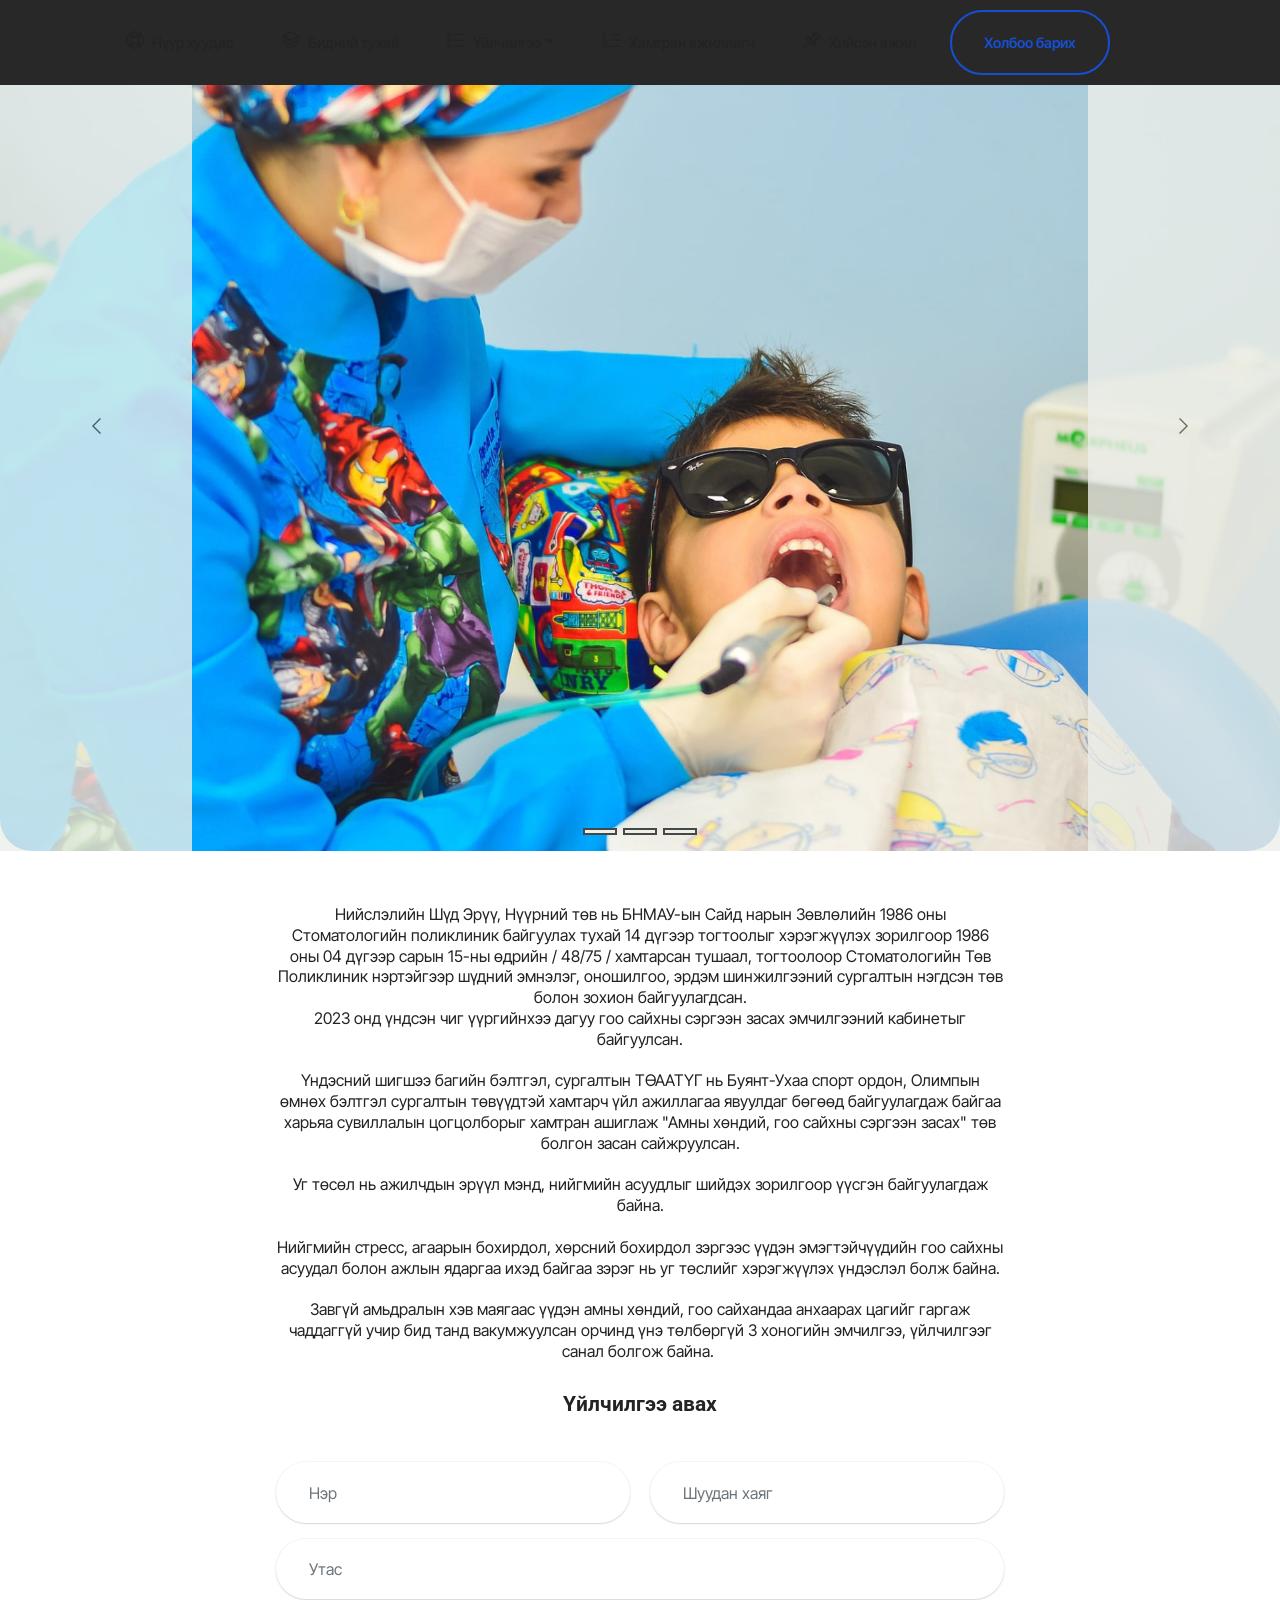
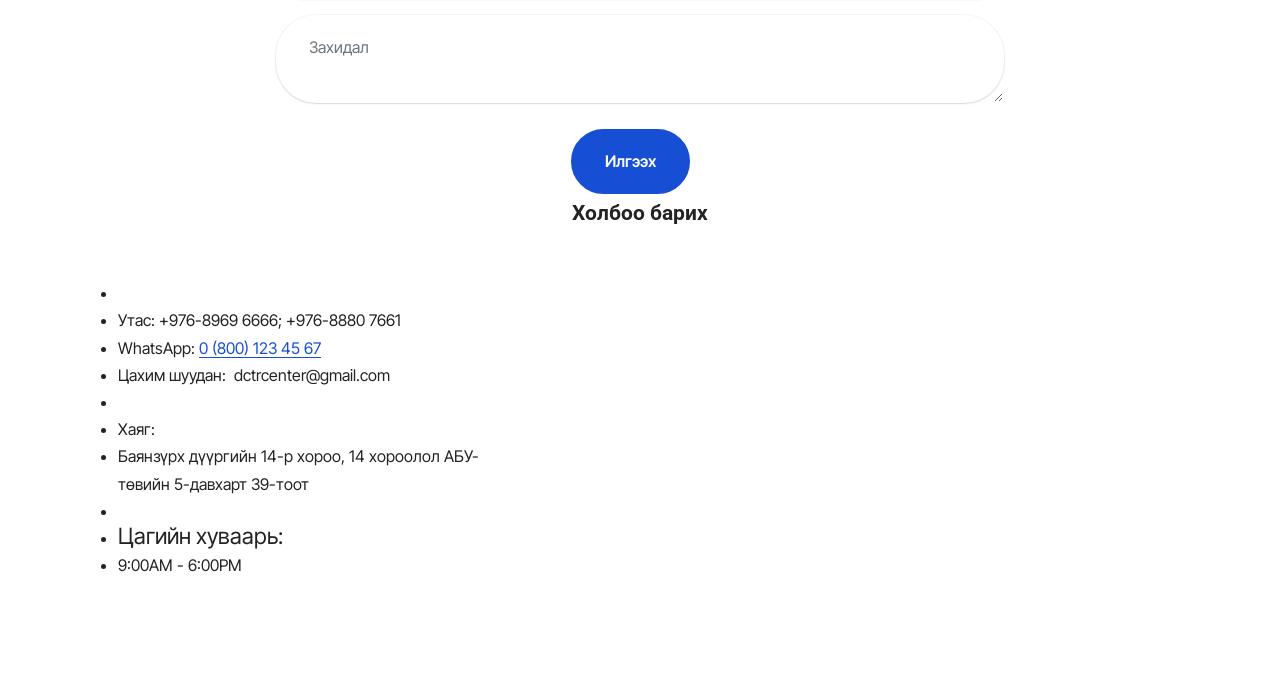
<file: page6.html>
<!DOCTYPE html>
<html  >
<head>
  <!-- Site made with Mobirise Website Builder v5.9.4, https://mobirise.com -->
  <meta charset="UTF-8">
  <meta http-equiv="X-UA-Compatible" content="IE=edge">
  <meta name="generator" content="Mobirise v5.9.4, mobirise.com">
  <meta name="viewport" content="width=device-width, initial-scale=1, minimum-scale=1">
  <link rel="shortcut icon" href="assets/images/my-2nd-company-logo-292x315.png" type="image/x-icon">
  <meta name="description" content="">
  
  
  <title>FAST PROPERTIES</title>
  <link rel="stylesheet" href="assets/web/assets/mobirise-icons2/mobirise2.css">
  <link rel="stylesheet" href="assets/bootstrap/css/bootstrap.min.css">
  <link rel="stylesheet" href="assets/bootstrap/css/bootstrap-grid.min.css">
  <link rel="stylesheet" href="assets/bootstrap/css/bootstrap-reboot.min.css">
  <link rel="stylesheet" href="assets/animatecss/animate.css">
  <link rel="stylesheet" href="assets/dropdown/css/style.css">
  <link rel="stylesheet" href="assets/socicon/css/styles.css">
  <link rel="stylesheet" href="assets/theme/css/style.css">
  <link rel="preload" href="https://fonts.googleapis.com/css?family=Inter+Tight:100,200,300,400,500,600,700,800,900,100i,200i,300i,400i,500i,600i,700i,800i,900i&display=swap" as="style" onload="this.onload=null;this.rel='stylesheet'">
  <noscript><link rel="stylesheet" href="https://fonts.googleapis.com/css?family=Inter+Tight:100,200,300,400,500,600,700,800,900,100i,200i,300i,400i,500i,600i,700i,800i,900i&display=swap"></noscript>
  <link rel="preload" href="https://fonts.googleapis.com/css?family=Roboto:100,200,300,400,500,600,700,800,900,100i,200i,300i,400i,500i,600i,700i,800i,900i&display=swap" as="style" onload="this.onload=null;this.rel='stylesheet'">
  <noscript><link rel="stylesheet" href="https://fonts.googleapis.com/css?family=Roboto:100,200,300,400,500,600,700,800,900,100i,200i,300i,400i,500i,600i,700i,800i,900i&display=swap"></noscript>
  <link rel="preload" as="style" href="assets/mobirise/css/mbr-additional.css"><link rel="stylesheet" href="assets/mobirise/css/mbr-additional.css" type="text/css">

  
  
  
</head>
<body>
  
  <section data-bs-version="5.1" class="menu menu2 cid-tObXOMjp6x" once="menu" id="menu02-2d">
	

	<nav class="navbar navbar-dropdown navbar-fixed-top navbar-expand-lg">
		<div class="container">
			<div class="navbar-brand">
				
				
			</div>
			<button class="navbar-toggler" type="button" data-toggle="collapse" data-bs-toggle="collapse" data-target="#navbarSupportedContent" data-bs-target="#navbarSupportedContent" aria-controls="navbarNavAltMarkup" aria-expanded="false" aria-label="Toggle navigation">
				<div class="hamburger">
					<span></span>
					<span></span>
					<span></span>
					<span></span>
				</div>
			</button>
			<div class="collapse navbar-collapse" id="navbarSupportedContent">
				<ul class="navbar-nav nav-dropdown navbar-nav-top-padding" data-app-modern-menu="true"><li class="nav-item">
						<a class="nav-link link text-black text-primary display-4" href="index.html"><span class="mobi-mbri mobi-mbri-globe-2 mbr-iconfont mbr-iconfont-btn"></span>Нүүр хуудас</a>
					</li>
					<li class="nav-item">
						<a class="nav-link link text-black text-primary display-4" href="index.html#header7-3c" aria-expanded="false"><span class="mobi-mbri mobi-mbri-layers mbr-iconfont mbr-iconfont-btn"></span>Бидний тухай</a>
					</li>
					<li class="nav-item dropdown">
						<a class="nav-link link text-black text-primary dropdown-toggle display-4" href="index.html#features025-1p" data-toggle="dropdown-submenu" data-bs-toggle="dropdown" data-bs-auto-close="outside" aria-expanded="false"><span class="mobi-mbri mobi-mbri-bulleted-list mbr-iconfont mbr-iconfont-btn"></span>Үйлчилгээ</a><div class="dropdown-menu" aria-labelledby="dropdown-576"><a class="text-black text-primary dropdown-item display-4" href="page5.html">Хана тааз эмуль татах</a><a class="text-black text-primary dropdown-item display-4" href="page5.html">Хана тааз тэгшилгээ зүлгүүр</a><a class="text-black text-primary dropdown-item display-4" href="page5.html">Обой наах</a><a class="text-black text-primary dropdown-item display-4" href="page5.html">Бусад барилгын дотор засал</a></div>
					</li><li class="nav-item"><a class="nav-link link text-black text-primary display-4" href="index.html#clients-3d"><span class="mobi-mbri mobi-mbri-numbered-list mbr-iconfont mbr-iconfont-btn"></span>Хамтран ажиллагч</a></li><li class="nav-item"><a class="nav-link link text-black text-primary display-4" href="index.html#clients-3d"><span class="mobi-mbri mobi-mbri-pin mbr-iconfont mbr-iconfont-btn"></span>Хийсэн ажил</a></li></ul>
				
				<div class="navbar-buttons mbr-section-btn"><a class="btn btn-primary-outline display-4" href="page4.html">Холбоо барих</a></div>
			</div>
		</div>
	</nav>
</section>

<section data-bs-version="5.1" class="slider3 cid-tOzJicelEy" id="slider03-35">
    
    <div class="carousel slide carousel-fade" id="uOl0dwnx43" data-ride="carousel" data-bs-ride="carousel" data-interval="5000" data-bs-interval="5000">
        <ol class="carousel-indicators">
            <li data-slide-to="0" data-bs-slide-to="0" class="active" data-target="#uOl0dwnx43" data-bs-target="#uOl0dwnx43"></li><li data-slide-to="1" data-bs-slide-to="1" class="" data-target="#uOl0dwnx43" data-bs-target="#uOl0dwnx43"></li><li data-slide-to="2" data-bs-slide-to="2" class="" data-target="#uOl0dwnx43" data-bs-target="#uOl0dwnx43"></li>
            
            
        </ol>
        <div class="carousel-inner">
            
            
            <div class="carousel-item slider-image item active">
                <div class="item-wrapper">
                    <img class="d-block w-100" src="assets/images/mbr-1800x1197.jpg" alt="Mobirise Website Builder" data-slide-to="0" data-bs-slide-to="0">
                    
                    
                </div>
            </div><div class="carousel-item slider-image item">
                <div class="item-wrapper">
                    <img class="d-block w-100" src="assets/images/mbr-1800x1202.jpg" alt="Mobirise Website Builder" data-slide-to="1" data-bs-slide-to="1">
                    
                    
                </div>
            </div><div class="carousel-item slider-image item">
                <div class="item-wrapper">
                    <img class="d-block w-100" src="assets/images/mbr-1800x1193.jpg" alt="Mobirise Website Builder" data-slide-to="2" data-bs-slide-to="2">
                    
                    
                </div>
            </div>
        </div>
        <a class="carousel-control carousel-control-prev" role="button" data-slide="prev" data-bs-slide="prev" href="#uOl0dwnx43">
            <span class="mobi-mbri mobi-mbri-arrow-prev" aria-hidden="true"></span>
            <span class="sr-only visually-hidden">Previous</span>
        </a>
        <a class="carousel-control carousel-control-next" role="button" data-slide="next" data-bs-slide="next" href="#uOl0dwnx43">
            <span class="mobi-mbri mobi-mbri-arrow-next" aria-hidden="true"></span>
            <span class="sr-only visually-hidden">Next</span>
        </a>
    </div>
</section>

<section data-bs-version="5.1" class="header14 cid-tOcglneCDj" id="header14-2l">
	

	
	
	<div class="container">
		<div class="row justify-content-center">
			<div class="card col-12 col-md-12 col-lg-8">
				<div class="card-wrapper">
					<div class="card-box align-center">
						<h1 class="card-title mbr-fonts-style mb-4 display-2"><strong>БИДНИЙ ТУХАЙ</strong></h1>
						<p class="mbr-text mbr-fonts-style mb-4 display-7">Нийслэлийн Шүд Эрүү, Нүүрний төв нь БНМАУ-ын Сайд нарын Зөвлөлийн 1986 оны Стоматологийн поликлиник байгуулах тухай 14 дүгээр тогтоолыг хэрэгжүүлэх зорилгоор 1986 оны 04 дүгээр сарын 15-ны өдрийн / 48/75 / хамтарсан тушаал, тогтоолоор Стоматологийн Төв Поликлиник нэртэйгээр шүдний эмнэлэг, оношилгоо, эрдэм шинжилгээний сургалтын нэгдсэн төв болон зохион байгуулагдсан.
<br>2023 онд үндсэн чиг үүргийнхээ дагуу гоо сайхны сэргээн засах эмчилгээний кабинетыг байгуулсан.
<br>
<br>Үндэсний шигшээ багийн бэлтгэл, сургалтын ТӨААТҮГ нь Буянт-Ухаа спорт ордон, Олимпын өмнөх бэлтгэл сургалтын төвүүдтэй хамтарч үйл ажиллагаа явуулдаг бөгөөд байгуулагдаж байгаа харьяа сувиллалын цогцолборыг хамтран ашиглаж "Амны хөндий, гоо сайхны сэргээн засах" төв болгон засан сайжруулсан.
<br>
<br>Уг төсөл нь ажилчдын эрүүл мэнд, нийгмийн асуудлыг шийдэх зорилгоор үүсгэн байгуулагдаж байна.
<br>
<br>Нийгмийн стресс, агаарын бохирдол, хөрсний бохирдол зэргээс үүдэн эмэгтэйчүүдийн гоо сайхны асуудал болон ажлын ядаргаа ихэд байгаа зэрэг нь уг төслийг хэрэгжүүлэх үндэслэл болж байна.
<br>
<br>Завгүй амьдралын хэв маягаас үүдэн амны хөндий, гоо сайхандаа анхаарах цагийг гаргаж чаддаггүй учир бид танд вакумжуулсан орчинд үнэ төлбөргүй 3 хоногийн эмчилгээ, үйлчилгээг санал болгож байна.&nbsp;</p>
						
					</div>
				</div>
			</div>
		</div>
	</div>
</section>

<section data-bs-version="5.1" class="form5 cid-tOcfvn1Kwk" id="form02-2e">
    
    
    <div class="container">
        <div class="mbr-section-head mb-5">
            <h3 class="mbr-section-title mbr-fonts-style align-center mb-0 display-2"><strong>Үйлчилгээ авах</strong></h3>
            <h4 class="mbr-section-subtitle mbr-fonts-style align-center mb-0 mt-4 display-7"></h4>
        </div>
        <div class="row justify-content-center mt-4">
            <div class="col-lg-8 mx-auto mbr-form" data-form-type="formoid">
                <form action="https://mobirise.eu/" method="POST" class="mbr-form form-with-styler" data-form-title="Form Name"><input type="hidden" name="email" data-form-email="true" value="pQVP2OCUOo1jXOX9OHP2MFP3WamLeUjDj8jynvdJ+LBNFWk+Gq91TDnwcKXSuHMlnsMVQnOM2FnFjMFEgF8YSD83XyY21RsfQCS/EPjWkjg4vtmsm5yISeRXyvxIBso2">
                    <div class="row">
                        <div hidden="hidden" data-form-alert="" class="alert alert-success col-12">Илгээсэн баярлалаа! Бид эргэн холбогдох болно.</div>
                        <div hidden="hidden" data-form-alert-danger="" class="alert alert-danger col-12">
                            Oops...! some problem!
                        </div>
                    </div>
                    <div class="dragArea row">
                        <div class="col-md col-sm-12 form-group mb-3" data-for="name">
                            <input type="text" name="name" placeholder="Нэр" data-form-field="name" class="form-control" value="" id="name-form02-2e">
                        </div>
                        <div class="col-md col-sm-12 form-group mb-3" data-for="email">
                            <input type="email" name="email" placeholder="Шуудан хаяг" data-form-field="email" class="form-control" value="" id="email-form02-2e">
                        </div>
                        <div class="col-12 form-group mb-3" data-for="phone">
                            <input type="tel" name="phone" placeholder="Утас" data-form-field="phone" class="form-control" value="" id="phone-form02-2e">
                        </div>
                        <div class="col-12 form-group mb-3" data-for="textarea">
                            <textarea name="textarea" placeholder="Захидал" data-form-field="textarea" class="form-control" id="textarea-form02-2e"></textarea>
                        </div>
                        <div class="col-lg-12 col-md-12 col-sm-12 align-center mbr-section-btn"><button type="submit" class="btn btn-primary display-7">Илгээх</button></div>
                    </div>
                </form>
            </div>
        </div>
    </div>
</section>

<section data-bs-version="5.1" class="contacts2 map1 cid-tOcfvHmIsN" id="contacts02-2f">

    

    
    <div class="container">
        <div class="mbr-section-head mb-5">
            <h3 class="mbr-section-title mbr-fonts-style align-center mb-0 display-2"><strong>Холбоо барих</strong></h3>
            
        </div>
        <div class="row justify-content-center mt-4">
            <div class="card col-12 col-md-5">
                <div class="card-wrapper">
                    <div class="text-wrapper">
                        <h5 class="cardTitle mbr-fonts-style mb-2 display-5"></h5>
                    <ul class="list mbr-fonts-style display-7">
                        <li class="mbr-text item-wrap"><br></li>
                        <li class="mbr-text item-wrap">Утас: +976-8969 6666; +976-8880 7661</li><li class="mbr-text item-wrap">WhatsApp: <a href="https://wa.me/12345678910" class="text-primary">0 (800) 123 45 67</a></li>
                        <li class="mbr-text item-wrap">Цахим шуудан:&nbsp; dctrcenter@gmail.com</li><li class="mbr-text item-wrap"><br></li>
                        <li class="mbr-text item-wrap">Хаяг: </li><li class="mbr-text item-wrap">Баянзүрх дүүргийн 14-р хороо, 14 хороолол АБУ-төвийн 5-давхарт 39-тоот</li><li class="mbr-text item-wrap"><br></li><li class="mbr-text item-wrap"><span style="font-size: 1.4rem;">Цагийн хуваарь:</span><br></li><li class="mbr-text item-wrap">9:00AM - 6:00PM</li>
                    </ul>
                    </div>
                </div>
            </div>
            <div class="map-wrapper col-12 col-md-7">
                <div class="google-map"><iframe frameborder="0" style="border:0" src="https://www.google.com/maps/embed/v1/place?key=AIzaSyDbnCmnHmtigIYiD8jIfeHQv7gW2ANhHD4&amp;q=WV24+5M9 Техник спортын төв, Улаанбаатар" allowfullscreen=""></iframe></div>
            </div>
        </div>
    </div>
</section><section class="display-7" style="padding: 0;align-items: center;justify-content: center;flex-wrap: wrap;    align-content: center;display: flex;position: relative;height: 4rem;"><a href="https://mobiri.se/980983" style="flex: 1 1;height: 4rem;position: absolute;width: 100%;z-index: 1;"><img alt="" style="height: 4rem;" src="[data-uri]"></a><p style="margin: 0;text-align: center;" class="display-7">&#8204;</p><a style="z-index:1" href="https://mobirise.com/builder/ai-website-generator.html">AI Website Generator</a></section><script src="assets/bootstrap/js/bootstrap.bundle.min.js"></script>  <script src="assets/smoothscroll/smooth-scroll.js"></script>  <script src="assets/ytplayer/index.js"></script>  <script src="assets/dropdown/js/navbar-dropdown.js"></script>  <script src="assets/theme/js/script.js"></script>  <script src="assets/formoid/formoid.min.js"></script>  
  
  
 <div id="scrollToTop" class="scrollToTop mbr-arrow-up"><a style="text-align: center;"><i class="mbr-arrow-up-icon mbr-arrow-up-icon-cm cm-icon cm-icon-smallarrow-up"></i></a></div>
    <input name="animation" type="hidden">
  </body>
</html>
</file>
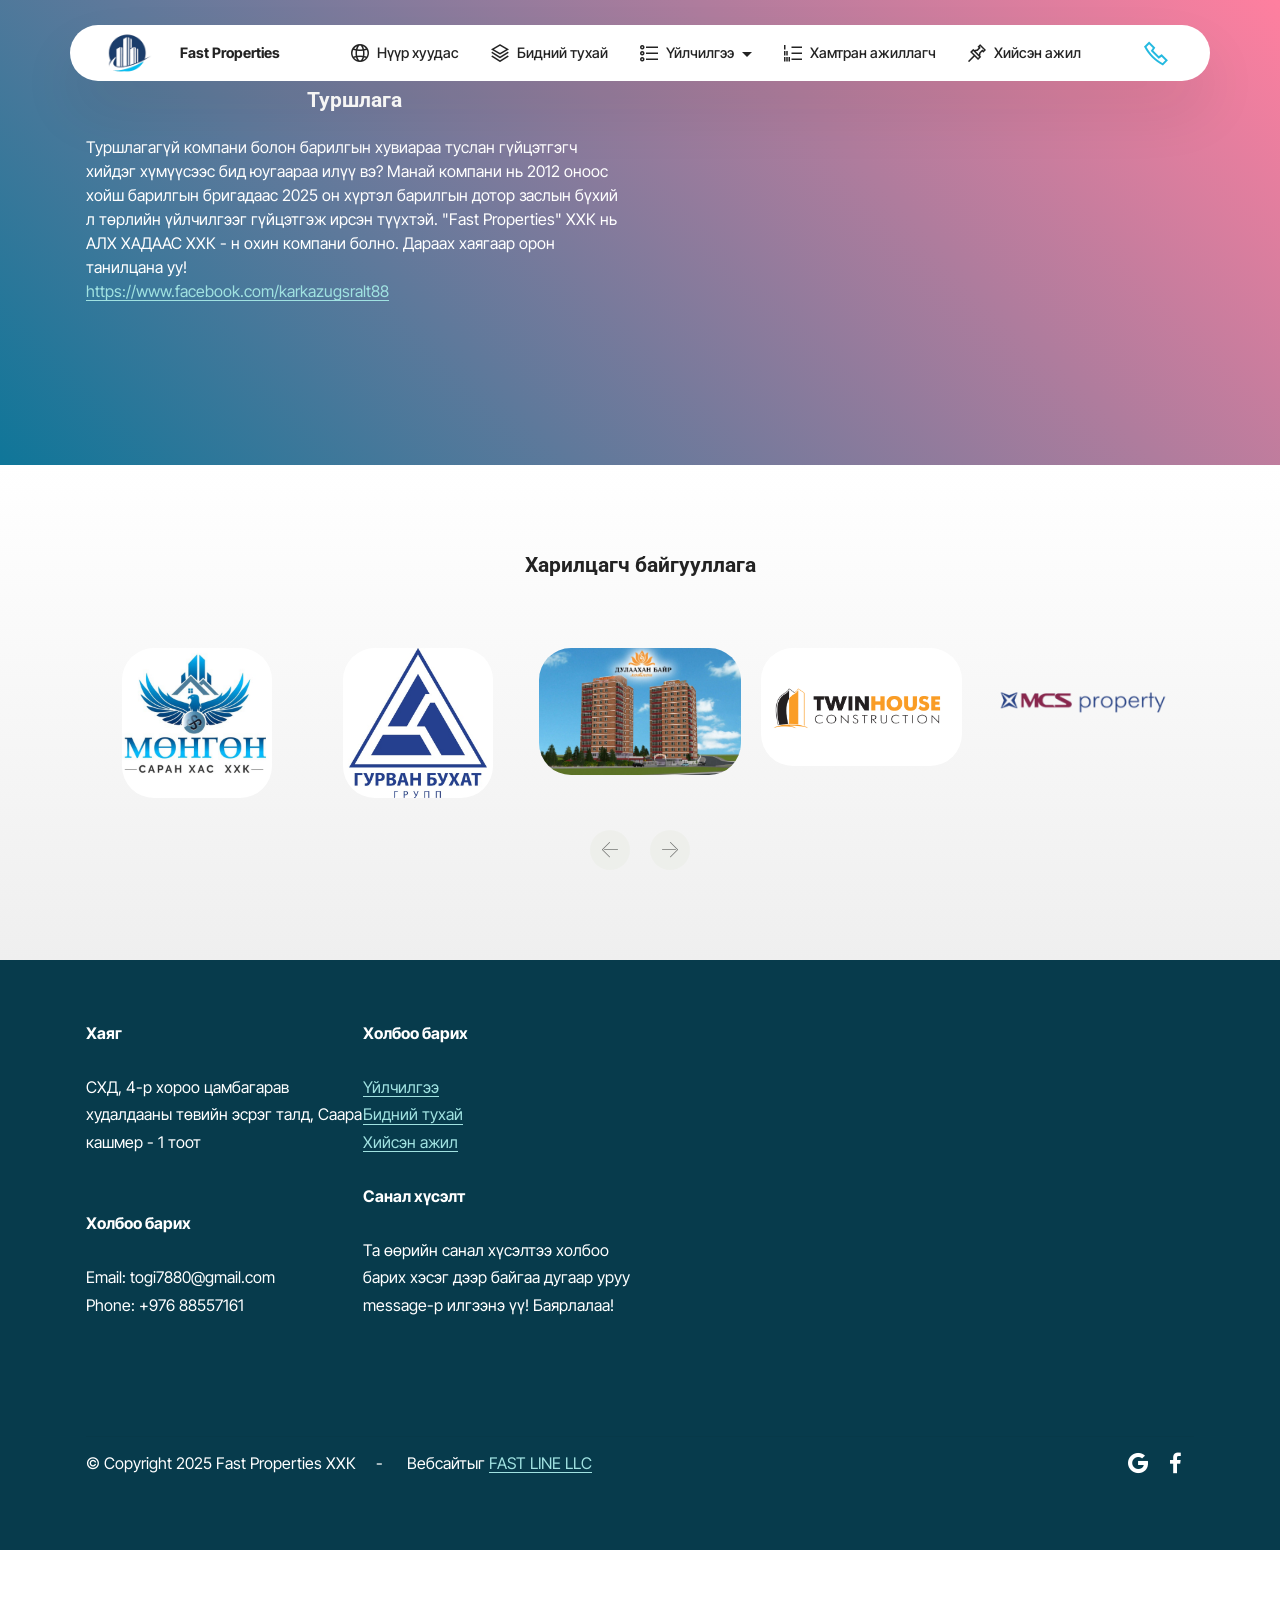
<file: page7.html>
<!DOCTYPE html>
<html  >
<head>
  <!-- Site made with Mobirise Website Builder v5.9.4, https://mobirise.com -->
  <meta charset="UTF-8">
  <meta http-equiv="X-UA-Compatible" content="IE=edge">
  <meta name="generator" content="Mobirise v5.9.4, mobirise.com">
  <meta name="viewport" content="width=device-width, initial-scale=1, minimum-scale=1">
  <link rel="shortcut icon" href="assets/images/df7d73c62bd82efdaf5e732c1ed1c255-removebg-preview-160x160.png" type="image/x-icon">
  <meta name="description" content="">
  
  
  <title>FAST PROPERTIES - Бидний тухай</title>
  <link rel="stylesheet" href="assets/web/assets/mobirise-icons2/mobirise2.css">
  <link rel="stylesheet" href="assets/web/assets/mobirise-icons/mobirise-icons.css">
  <link rel="stylesheet" href="assets/bootstrap/css/bootstrap.min.css">
  <link rel="stylesheet" href="assets/bootstrap/css/bootstrap-grid.min.css">
  <link rel="stylesheet" href="assets/bootstrap/css/bootstrap-reboot.min.css">
  <link rel="stylesheet" href="assets/animatecss/animate.css">
  <link rel="stylesheet" href="assets/dropdown/css/style.css">
  <link rel="stylesheet" href="assets/socicon/css/styles.css">
  <link rel="stylesheet" href="assets/theme/css/style.css">
  <link rel="preload" href="https://fonts.googleapis.com/css?family=Inter+Tight:100,200,300,400,500,600,700,800,900,100i,200i,300i,400i,500i,600i,700i,800i,900i&display=swap" as="style" onload="this.onload=null;this.rel='stylesheet'">
  <noscript><link rel="stylesheet" href="https://fonts.googleapis.com/css?family=Inter+Tight:100,200,300,400,500,600,700,800,900,100i,200i,300i,400i,500i,600i,700i,800i,900i&display=swap"></noscript>
  <link rel="preload" href="https://fonts.googleapis.com/css?family=Roboto:100,200,300,400,500,600,700,800,900,100i,200i,300i,400i,500i,600i,700i,800i,900i&display=swap" as="style" onload="this.onload=null;this.rel='stylesheet'">
  <noscript><link rel="stylesheet" href="https://fonts.googleapis.com/css?family=Roboto:100,200,300,400,500,600,700,800,900,100i,200i,300i,400i,500i,600i,700i,800i,900i&display=swap"></noscript>
  <link rel="preload" as="style" href="assets/mobirise/css/mbr-additional.css"><link rel="stylesheet" href="assets/mobirise/css/mbr-additional.css" type="text/css">

  
  
  
</head>
<body>
  
  <section data-bs-version="5.1" class="menu menu2 cid-wxaMeFYXaG" once="menu" id="menu02-wxaMeFYXaG-wxaMeFYXaG-3l">
	

	<nav class="navbar navbar-dropdown navbar-fixed-top navbar-expand-lg">
		<div class="container">
			<div class="navbar-brand">
				<span class="navbar-logo">
					
						<a href="http://medicaldoctor.mn" target="_blank"><img src="assets/images/df7d73c62bd82efdaf5e732c1ed1c255-removebg-preview-160x160.png" alt="logo" style="height: 4.3rem;"></a>
					
				</span>
				<span class="navbar-caption-wrap"><a class="navbar-caption text-black text-primary display-4" href="index.html#header05-1">Fast Properties</a></span>
			</div>
			<button class="navbar-toggler" type="button" data-toggle="collapse" data-bs-toggle="collapse" data-target="#navbarSupportedContent" data-bs-target="#navbarSupportedContent" aria-controls="navbarNavAltMarkup" aria-expanded="false" aria-label="Toggle navigation">
				<div class="hamburger">
					<span></span>
					<span></span>
					<span></span>
					<span></span>
				</div>
			</button>
			<div class="collapse navbar-collapse" id="navbarSupportedContent">
				<ul class="navbar-nav nav-dropdown nav-right" data-app-modern-menu="true"><li class="nav-item">
						<a class="nav-link link text-black display-4" href="index.html"><span class="mobi-mbri mobi-mbri-globe-2 mbr-iconfont mbr-iconfont-btn"></span>Нүүр хуудас</a>
					</li>
					<li class="nav-item">
						<a class="nav-link link text-black text-primary display-4" href="page7.html" aria-expanded="false"><span class="mobi-mbri mobi-mbri-layers mbr-iconfont mbr-iconfont-btn"></span>Бидний тухай</a>
					</li>
					<li class="nav-item dropdown">
						<a class="nav-link link dropdown-toggle text-black show display-4" href="index.html#features025-1p" data-toggle="dropdown-submenu" data-bs-toggle="dropdown" data-bs-auto-close="outside" aria-expanded="false"><span class="mobi-mbri mobi-mbri-bulleted-list mbr-iconfont mbr-iconfont-btn"></span>Үйлчилгээ</a><div class="dropdown-menu show" aria-labelledby="dropdown-576" data-bs-popper="none"><div class="dropdown"><a class="dropdown-item text-black text-primary dropdown-toggle display-4" href="index.html#features04-w" data-toggle="dropdown-submenu" data-bs-toggle="dropdown" data-bs-auto-close="outside">Хаалга суулгалт</a><div class="dropdown-menu dropdown-submenu" data-bs-popper="none" aria-labelledby="dropdown-105"><a class="dropdown-item text-black text-primary display-4" href="index.html#features04-w">New Item</a></div></div><a class="dropdown-item text-black text-primary display-4" href="index.html#features04-w">Паркет&nbsp;</a><a class="dropdown-item text-black text-primary display-4" href="index.html#features04-w">Чулуун шал суурилуулалтын ажил</a><a class="dropdown-item text-black text-primary display-4" href="index.html#features04-w">Шатны гишгүүр плитаны ажил</a><a class="dropdown-item text-black text-primary display-4" href="index.html#features04-w">Плитаны ажил</a><a class="dropdown-item text-black text-primary display-4" href="index.html#features04-w">Ванны суурь гагнах, бүрэх</a><a class="dropdown-item text-black text-primary display-4" href="index.html#features04-w">Хана тааз эмуль татах</a><a class="dropdown-item text-black text-primary display-4" href="index.html#features04-w">Коридор шатны хонгил засал</a><a class="dropdown-item text-black text-primary display-4" href="index.html#features04-w">Хана тааз тэгшилгээ зүлгүүр</a><a class="dropdown-item text-black text-primary display-4" href="index.html#features04-w">Обой наах</a><a class="dropdown-item text-black text-primary display-4" href="index.html#features04-w">Бусад барилгын дотор засал</a><a class="dropdown-item text-black text-primary display-4" href="index.html#features04-w">Өрлөгийн ажил</a><a class="dropdown-item text-black text-primary display-4" href="index.html#features04-w">Шаврын ажил</a><a class="dropdown-item text-black text-primary display-4" href="index.html#features04-w">Полистрол хана угсралт</a><a class="dropdown-item text-black text-primary display-4" href="index.html#features04-w" aria-expanded="false">Шал зутгалтын ажил</a><a class="dropdown-item text-black text-primary display-4" href="index.html#features04-w">Шал зутгалтын ажил</a></div>
					</li><li class="nav-item"><a class="nav-link link text-black display-4" href="index.html#clients-3d"><span class="mobi-mbri mobi-mbri-numbered-list mbr-iconfont mbr-iconfont-btn"></span>Хамтран ажиллагч</a></li><li class="nav-item"><a class="nav-link link text-black text-primary display-4" href="page4.html"><span class="mobi-mbri mobi-mbri-pin mbr-iconfont mbr-iconfont-btn"></span>Хийсэн ажил</a></li></ul>
				<div class="icons-menu">
					<a class="iconfont-wrapper" href="tel:+97688557161">
						<span class="p-2 mbr-iconfont mobi-mbri-phone mobi-mbri" style="color: rgb(36, 185, 224); fill: rgb(36, 185, 224);"></span>
					</a>
					
					
					
				</div>
				
			</div>
		</div>
	</nav>
</section>

<section data-bs-version="5.1" class="header7 cid-uOnP1LnUUZ" id="header7-3n">

    

    

    <div class="container">
        <div class="media-container-row">

            <div class="media-content align-right">
                <h1 class="mbr-section-title mbr-white pb-3 mbr-fonts-style display-2"><strong>Туршлага</strong></h1>
                <div class="mbr-section-text mbr-white pb-3">
                    <p class="mbr-text mbr-fonts-style display-5">
                        Туршлагагүй компани болон барилгын хувиараа туслан гүйцэтгэгч хийдэг хүмүүсээс бид юугаараа илүү вэ? Манай компани нь 2012 оноос хойш барилгын бригадаас 2025 он хүртэл барилгын дотор заслын бүхий л төрлийн үйлчилгээг гүйцэтгэж ирсэн түүхтэй. "Fast Properties" ХХК нь АЛХ ХАДААС ХХК - н охин компани болно. Дараах хаягаар орон танилцана уу!<br><a href="https://www.facebook.com/karkazugsralt88" class="text-warning">https://www.facebook.com/karkazugsralt88</a></p>
                </div>
                
            </div>

            <div class="mbr-figure" style="width: 100%;"><iframe class="mbr-embedded-video" src="https://www.youtube.com/embed/STqPr48vjNw?rel=0&amp;amp;mute=1&amp;showinfo=0&amp;autoplay=1&amp;loop=1&amp;playlist=STqPr48vjNw" width="1280" height="720" frameborder="0" allowfullscreen></iframe></div>

        </div>
    </div>
</section>

<section data-bs-version="5.1" class="clients cid-uOnQpQZ8ms" data-interval="false" data-bs-interval="false" id="clients-3p">
      

    
        <div class="container mb-5">
            <div class="media-container-row">
                <div class="col-12 align-center">
                    <h2 class="mbr-section-title pb-3 mbr-fonts-style display-2"><strong>
                        Харилцагч байгууллага</strong></h2>
                    <h3 class="mbr-section-subtitle mbr-light mbr-fonts-style display-5"></h3>
                </div>
            </div>
        </div>

    <div class="container">
        <div class="carousel slide" role="listbox" data-pause="true" data-keyboard="false" data-ride="carousel" data-bs-ride="carousel" data-interval="5000" data-bs-interval="5000">
            <div class="carousel-inner" data-visible="5">
                
                
                
                
                
            <div class="carousel-item ">
                    <div class="media-container-row">
                        <div class="col-md-12">
                            <div class="wrap-img ">
                                <img src="assets/images/b4b1481cf6844d43b5f6b4548a3597c3-450x450.jpg" class="img-responsive clients-img" alt="">
                            </div>
                        </div>
                    </div>
                </div><div class="carousel-item ">
                    <div class="media-container-row">
                        <div class="col-md-12">
                            <div class="wrap-img ">
                                <img src="assets/images/zh-obtzeyr-p3yfwmc-iobimhh-f3-500x500.jpg" class="img-responsive clients-img" alt="">
                            </div>
                        </div>
                    </div>
                </div><div class="carousel-item ">
                    <div class="media-container-row">
                        <div class="col-md-12">
                            <div class="wrap-img ">
                                <img src="assets/images/164239099-4135050496545572-2902656988174636286-n-1024x647.jpg" class="img-responsive clients-img" alt="">
                            </div>
                        </div>
                    </div>
                </div><div class="carousel-item ">
                    <div class="media-container-row">
                        <div class="col-md-12">
                            <div class="wrap-img ">
                                <img src="assets/images/web-logo-min-633x370.png" class="img-responsive clients-img" alt="">
                            </div>
                        </div>
                    </div>
                </div><div class="carousel-item ">
                    <div class="media-container-row">
                        <div class="col-md-12">
                            <div class="wrap-img ">
                                <img src="assets/images/mcsp-240x122.png" class="img-responsive clients-img" alt="">
                            </div>
                        </div>
                    </div>
                </div></div>
            <div class="carousel-controls">
                <a data-app-prevent-settings="" class="carousel-control carousel-control-prev" role="button" data-slide="prev" data-bs-slide="prev">
                    <span aria-hidden="true" class="mbri-left mbr-iconfont"></span>
                    <span class="sr-only visually-hidden">Previous</span>
                </a>
                <a data-app-prevent-settings="" class="carousel-control carousel-control-next" role="button" data-slide="next" data-bs-slide="next">
                    <span aria-hidden="true" class="mbri-right mbr-iconfont"></span>
                    <span class="sr-only visually-hidden">Next</span>
                </a>
            </div>
        </div>
    </div>
</section>

<section data-bs-version="5.1" class="cid-uOnOZOFgoP" id="footer2-3m">

    

    

    <div class="container">
        <div class="media-container-row content mbr-white">
            <div class="col-12 col-md-3 mbr-fonts-style display-7">
                <p class="mbr-text">
                    <strong>Хаяг</strong><br>
                    <br>СХД, 4-р хороо цамбагарав худалдааны төвийн эсрэг талд, Саара кашмер - 1 тоот<br>
                    <br>
                    <br><strong>Холбоо барих</strong><br>
                    <br>Email: togi7880@gmail.com<br>Phone: +976 88557161<br><br></p>
            </div>
            <div class="col-12 col-md-3 mbr-fonts-style display-7">
                <p class="mbr-text"><strong>Холбоо барих</strong><br>
                    <br><a href="page1.html" class="text-warning">Үйлчилгээ</a><br><a href="page1.html" class="text-warning">Бидний тухай</a><br><a href="page4.html" class="text-warning">Хийсэн ажил</a><br>
                    <br><strong>Санал хүсэлт</strong><br>
                    <br>Та өөрийн санал хүсэлтээ холбоо барих хэсэг дээр байгаа дугаар уруу message-р илгээнэ үү! Баярлалаа!</p>
            </div>
            <div class="col-12 col-md-6">
                <div class="google-map"><iframe frameborder="0" style="border:0" src="https://www.google.com/maps/embed?pb=!1m14!1m8!1m3!1d6045.3003145248895!2d-73.9884657!3d40.7477229!3m2!1i1024!2i768!4f13.1!3m3!1m2!1s0x89c259a9ac1f1b85%3A0x7e33d1c0e7af3be4!2zMzUwIDV0aCBBdmUsIE5ldyBZb3JrLCBOWSAxMDExOCwg0KHQqNCQ!5e0!3m2!1sru!2sru!4v1689597362021!5m2!1sru!2sru" allowfullscreen=""></iframe></div>
            </div>
        </div>
        <div class="footer-lower">
            <div class="media-container-row">
                <div class="col-sm-12">
                    <hr>
                </div>
            </div>
            <div class="media-container-row mbr-white">
                <div class="col-sm-6 copyright">
                    <p class="mbr-text mbr-fonts-style display-7">
                        © Copyright 2025 Fast Properties ХХК&nbsp; &nbsp; &nbsp;-&nbsp; &nbsp; &nbsp; Вебсайтыг <a href="http://www.facebook.com/fastlinexxk" class="text-warning" target="_blank">FAST LINE LLC</a></p>
                </div>
                <div class="col-md-6">
                    <div class="social-list align-right">
                        <div class="soc-item">
                            
                                <span class="mbr-iconfont mbr-iconfont-social socicon-google socicon"></span>
                            
                        </div>
                        <div class="soc-item">
                            <a href="https://www.facebook.com/FASTLINEXXK" target="_blank">
                                <span class="mbr-iconfont mbr-iconfont-social socicon-facebook socicon"></span>
                            </a>
                        </div>
                        
                        
                        
                        
                    </div>
                </div>
            </div>
        </div>
    </div>
</section><section class="display-7" style="padding: 0;align-items: center;justify-content: center;flex-wrap: wrap;    align-content: center;display: flex;position: relative;height: 4rem;"><a href="https://mobiri.se/980983" style="flex: 1 1;height: 4rem;position: absolute;width: 100%;z-index: 1;"><img alt="" style="height: 4rem;" src="[data-uri]"></a><p style="margin: 0;text-align: center;" class="display-7">&#8204;</p><a style="z-index:1" href="https://mobirise.com/builder/ai-website-creator.html">Developed by Fast Line LLC</a></section><script src="assets/bootstrap/js/bootstrap.bundle.min.js"></script>  <script src="assets/smoothscroll/smooth-scroll.js"></script>  <script src="assets/ytplayer/index.js"></script>  <script src="assets/dropdown/js/navbar-dropdown.js"></script>  <script src="assets/mbr-clients-slider/mbr-clients-slider.js"></script>  <script src="assets/theme/js/script.js"></script>  
  
  
 <div id="scrollToTop" class="scrollToTop mbr-arrow-up"><a style="text-align: center;"><i class="mbr-arrow-up-icon mbr-arrow-up-icon-cm cm-icon cm-icon-smallarrow-up"></i></a></div>
    <input name="animation" type="hidden">
  </body>
</html>
</file>
<file: assets/web/assets/mobirise-icons2/mobirise2.css>
@font-face {
  font-family: 'Moririse2';
  font-display: swap;
  src:  url('mobirise2.eot?f2bix4');
  src:  url('mobirise2.eot?f2bix4#iefix') format('embedded-opentype'),
    url('mobirise2.ttf?f2bix4') format('truetype'),
    url('mobirise2.woff?f2bix4') format('woff'),
    url('mobirise2.svg?f2bix4#mobirise2') format('svg');
  font-weight: normal;
  font-style: normal;
}

[class^="mobi-"], [class*=" mobi-"] {
  /* use !important to prevent issues with browser extensions that change fonts */
  font-family: 'Moririse2' !important;
  speak: none;
  font-style: normal;
  font-weight: normal;
  font-variant: normal;
  text-transform: none;
  line-height: 1;

  /* Better Font Rendering =========== */
  -webkit-font-smoothing: antialiased;
  -moz-osx-font-smoothing: grayscale;
}

.mobi-mbri-add-submenu:before {
  content: "\e900";
}
.mobi-mbri-alert:before {
  content: "\e901";
}
.mobi-mbri-align-center:before {
  content: "\e902";
}
.mobi-mbri-align-justify:before {
  content: "\e903";
}
.mobi-mbri-align-left:before {
  content: "\e904";
}
.mobi-mbri-align-right:before {
  content: "\e905";
}
.mobi-mbri-android:before {
  content: "\e906";
}
.mobi-mbri-apple:before {
  content: "\e907";
}
.mobi-mbri-arrow-down:before {
  content: "\e908";
}
.mobi-mbri-arrow-next:before {
  content: "\e909";
}
.mobi-mbri-arrow-prev:before {
  content: "\e90a";
}
.mobi-mbri-arrow-up:before {
  content: "\e90b";
}
.mobi-mbri-bold:before {
  content: "\e90c";
}
.mobi-mbri-bookmark:before {
  content: "\e90d";
}
.mobi-mbri-bootstrap:before {
  content: "\e90e";
}
.mobi-mbri-briefcase:before {
  content: "\e90f";
}
.mobi-mbri-browse:before {
  content: "\e910";
}
.mobi-mbri-bulleted-list:before {
  content: "\e911";
}
.mobi-mbri-calendar:before {
  content: "\e912";
}
.mobi-mbri-camera:before {
  content: "\e913";
}
.mobi-mbri-cart-add:before {
  content: "\e914";
}
.mobi-mbri-cart-full:before {
  content: "\e915";
}
.mobi-mbri-cash:before {
  content: "\e916";
}
.mobi-mbri-change-style:before {
  content: "\e917";
}
.mobi-mbri-chat:before {
  content: "\e918";
}
.mobi-mbri-clock:before {
  content: "\e919";
}
.mobi-mbri-close:before {
  content: "\e91a";
}
.mobi-mbri-cloud:before {
  content: "\e91b";
}
.mobi-mbri-code:before {
  content: "\e91c";
}
.mobi-mbri-contact-form:before {
  content: "\e91d";
}
.mobi-mbri-credit-card:before {
  content: "\e91e";
}
.mobi-mbri-cursor-click:before {
  content: "\e91f";
}
.mobi-mbri-cust-feedback:before {
  content: "\e920";
}
.mobi-mbri-database:before {
  content: "\e921";
}
.mobi-mbri-delivery:before {
  content: "\e922";
}
.mobi-mbri-desktop:before {
  content: "\e923";
}
.mobi-mbri-devices:before {
  content: "\e924";
}
.mobi-mbri-down:before {
  content: "\e925";
}
.mobi-mbri-download-2:before {
  content: "\e926";
}
.mobi-mbri-download:before {
  content: "\e927";
}
.mobi-mbri-drag-n-drop-2:before {
  content: "\e928";
}
.mobi-mbri-drag-n-drop:before {
  content: "\e929";
}
.mobi-mbri-edit-2:before {
  content: "\e92a";
}
.mobi-mbri-edit:before {
  content: "\e92b";
}
.mobi-mbri-error:before {
  content: "\e92c";
}
.mobi-mbri-extension:before {
  content: "\e92d";
}
.mobi-mbri-features:before {
  content: "\e92e";
}
.mobi-mbri-file:before {
  content: "\e92f";
}
.mobi-mbri-flag:before {
  content: "\e930";
}
.mobi-mbri-folder:before {
  content: "\e931";
}
.mobi-mbri-gift:before {
  content: "\e932";
}
.mobi-mbri-github:before {
  content: "\e933";
}
.mobi-mbri-globe-2:before {
  content: "\e934";
}
.mobi-mbri-globe:before {
  content: "\e935";
}
.mobi-mbri-growing-chart:before {
  content: "\e936";
}
.mobi-mbri-hearth:before {
  content: "\e937";
}
.mobi-mbri-help:before {
  content: "\e938";
}
.mobi-mbri-home:before {
  content: "\e939";
}
.mobi-mbri-hot-cup:before {
  content: "\e93a";
}
.mobi-mbri-idea:before {
  content: "\e93b";
}
.mobi-mbri-image-gallery:before {
  content: "\e93c";
}
.mobi-mbri-image-slider:before {
  content: "\e93d";
}
.mobi-mbri-info:before {
  content: "\e93e";
}
.mobi-mbri-italic:before {
  content: "\e93f";
}
.mobi-mbri-key:before {
  content: "\e940";
}
.mobi-mbri-laptop:before {
  content: "\e941";
}
.mobi-mbri-layers:before {
  content: "\e942";
}
.mobi-mbri-left-right:before {
  content: "\e943";
}
.mobi-mbri-left:before {
  content: "\e944";
}
.mobi-mbri-letter:before {
  content: "\e945";
}
.mobi-mbri-like:before {
  content: "\e946";
}
.mobi-mbri-link:before {
  content: "\e947";
}
.mobi-mbri-lock:before {
  content: "\e948";
}
.mobi-mbri-login:before {
  content: "\e949";
}
.mobi-mbri-logout:before {
  content: "\e94a";
}
.mobi-mbri-magic-stick:before {
  content: "\e94b";
}
.mobi-mbri-map-pin:before {
  content: "\e94c";
}
.mobi-mbri-menu:before {
  content: "\e94d";
}
.mobi-mbri-mobile-2:before {
  content: "\e94e";
}
.mobi-mbri-mobile-horizontal:before {
  content: "\e94f";
}
.mobi-mbri-mobile:before {
  content: "\e950";
}
.mobi-mbri-mobirise:before {
  content: "\e951";
}
.mobi-mbri-more-horizontal:before {
  content: "\e952";
}
.mobi-mbri-more-vertical:before {
  content: "\e953";
}
.mobi-mbri-music:before {
  content: "\e954";
}
.mobi-mbri-new-file:before {
  content: "\e955";
}
.mobi-mbri-numbered-list:before {
  content: "\e956";
}
.mobi-mbri-opened-folder:before {
  content: "\e957";
}
.mobi-mbri-pages:before {
  content: "\e958";
}
.mobi-mbri-paper-plane:before {
  content: "\e959";
}
.mobi-mbri-paperclip:before {
  content: "\e95a";
}
.mobi-mbri-phone:before {
  content: "\e95b";
}
.mobi-mbri-photo:before {
  content: "\e95c";
}
.mobi-mbri-photos:before {
  content: "\e95d";
}
.mobi-mbri-pin:before {
  content: "\e95e";
}
.mobi-mbri-play:before {
  content: "\e95f";
}
.mobi-mbri-plus:before {
  content: "\e960";
}
.mobi-mbri-preview:before {
  content: "\e961";
}
.mobi-mbri-print:before {
  content: "\e962";
}
.mobi-mbri-protect:before {
  content: "\e963";
}
.mobi-mbri-question:before {
  content: "\e964";
}
.mobi-mbri-quote-left:before {
  content: "\e965";
}
.mobi-mbri-quote-right:before {
  content: "\e966";
}
.mobi-mbri-redo:before {
  content: "\e967";
}
.mobi-mbri-refresh:before {
  content: "\e968";
}
.mobi-mbri-responsive-2:before {
  content: "\e969";
}
.mobi-mbri-responsive:before {
  content: "\e96a";
}
.mobi-mbri-right:before {
  content: "\e96b";
}
.mobi-mbri-rocket:before {
  content: "\e96c";
}
.mobi-mbri-sad-face:before {
  content: "\e96d";
}
.mobi-mbri-sale:before {
  content: "\e96e";
}
.mobi-mbri-save:before {
  content: "\e96f";
}
.mobi-mbri-search:before {
  content: "\e970";
}
.mobi-mbri-setting-2:before {
  content: "\e971";
}
.mobi-mbri-setting-3:before {
  content: "\e972";
}
.mobi-mbri-setting:before {
  content: "\e973";
}
.mobi-mbri-share:before {
  content: "\e974";
}
.mobi-mbri-shopping-bag:before {
  content: "\e975";
}
.mobi-mbri-shopping-basket:before {
  content: "\e976";
}
.mobi-mbri-shopping-cart:before {
  content: "\e977";
}
.mobi-mbri-sites:before {
  content: "\e978";
}
.mobi-mbri-smile-face:before {
  content: "\e979";
}
.mobi-mbri-speed:before {
  content: "\e97a";
}
.mobi-mbri-star:before {
  content: "\e97b";
}
.mobi-mbri-success:before {
  content: "\e97c";
}
.mobi-mbri-sun:before {
  content: "\e97d";
}
.mobi-mbri-sun2:before {
  content: "\e97e";
}
.mobi-mbri-tablet-vertical:before {
  content: "\e97f";
}
.mobi-mbri-tablet:before {
  content: "\e980";
}
.mobi-mbri-target:before {
  content: "\e981";
}
.mobi-mbri-timer:before {
  content: "\e982";
}
.mobi-mbri-to-ftp:before {
  content: "\e983";
}
.mobi-mbri-to-local-drive:before {
  content: "\e984";
}
.mobi-mbri-touch-swipe:before {
  content: "\e985";
}
.mobi-mbri-touch:before {
  content: "\e986";
}
.mobi-mbri-trash:before {
  content: "\e987";
}
.mobi-mbri-underline:before {
  content: "\e988";
}
.mobi-mbri-undo:before {
  content: "\e989";
}
.mobi-mbri-unlink:before {
  content: "\e98a";
}
.mobi-mbri-unlock:before {
  content: "\e98b";
}
.mobi-mbri-up-down:before {
  content: "\e98c";
}
.mobi-mbri-up:before {
  content: "\e98d";
}
.mobi-mbri-update:before {
  content: "\e98e";
}
.mobi-mbri-upload-2:before {
  content: "\e98f";
}
.mobi-mbri-upload:before {
  content: "\e990";
}
.mobi-mbri-user-2:before {
  content: "\e991";
}
.mobi-mbri-user:before {
  content: "\e992";
}
.mobi-mbri-users:before {
  content: "\e993";
}
.mobi-mbri-video-play:before {
  content: "\e994";
}
.mobi-mbri-video:before {
  content: "\e995";
}
.mobi-mbri-watch:before {
  content: "\e996";
}
.mobi-mbri-website-theme-2:before {
  content: "\e997";
}
.mobi-mbri-website-theme:before {
  content: "\e998";
}
.mobi-mbri-wifi:before {
  content: "\e999";
}
.mobi-mbri-windows:before {
  content: "\e99a";
}
.mobi-mbri-zoom-in:before {
  content: "\e99b";
}
.mobi-mbri-zoom-out:before {
  content: "\e99c";
}
</file>
<file: assets/web/assets/mobirise-icons/mobirise-icons.css>
@font-face {
  font-family: 'MobiriseIcons';
  src:  url('mobirise-icons.eot?spat4u');
  src:  url('mobirise-icons.eot?spat4u#iefix') format('embedded-opentype'),
    url('mobirise-icons.ttf?spat4u') format('truetype'),
    url('mobirise-icons.woff?spat4u') format('woff'),
    url('mobirise-icons.svg?spat4u#MobiriseIcons') format('svg');
  font-weight: normal;
  font-style: normal;
  font-display: swap;
}

[class^="mbri-"], [class*=" mbri-"] {
  /* use !important to prevent issues with browser extensions that change fonts */
  font-family: MobiriseIcons !important;
  speak: none;
  font-style: normal;
  font-weight: normal;
  font-variant: normal;
  text-transform: none;
  line-height: 1;

  /* Better Font Rendering =========== */
  -webkit-font-smoothing: antialiased;
  -moz-osx-font-smoothing: grayscale;
}

.mbri-add-submenu:before {
  content: "\e900";
}
.mbri-alert:before {
  content: "\e901";
}
.mbri-align-center:before {
  content: "\e902";
}
.mbri-align-justify:before {
  content: "\e903";
}
.mbri-align-left:before {
  content: "\e904";
}
.mbri-align-right:before {
  content: "\e905";
}
.mbri-android:before {
  content: "\e906";
}
.mbri-apple:before {
  content: "\e907";
}
.mbri-arrow-down:before {
  content: "\e908";
}
.mbri-arrow-next:before {
  content: "\e909";
}
.mbri-arrow-prev:before {
  content: "\e90a";
}
.mbri-arrow-up:before {
  content: "\e90b";
}
.mbri-bold:before {
  content: "\e90c";
}
.mbri-bookmark:before {
  content: "\e90d";
}
.mbri-bootstrap:before {
  content: "\e90e";
}
.mbri-briefcase:before {
  content: "\e90f";
}
.mbri-browse:before {
  content: "\e910";
}
.mbri-bulleted-list:before {
  content: "\e911";
}
.mbri-calendar:before {
  content: "\e912";
}
.mbri-camera:before {
  content: "\e913";
}
.mbri-cart-add:before {
  content: "\e914";
}
.mbri-cart-full:before {
  content: "\e915";
}
.mbri-cash:before {
  content: "\e916";
}
.mbri-change-style:before {
  content: "\e917";
}
.mbri-chat:before {
  content: "\e918";
}
.mbri-clock:before {
  content: "\e919";
}
.mbri-close:before {
  content: "\e91a";
}
.mbri-cloud:before {
  content: "\e91b";
}
.mbri-code:before {
  content: "\e91c";
}
.mbri-contact-form:before {
  content: "\e91d";
}
.mbri-credit-card:before {
  content: "\e91e";
}
.mbri-cursor-click:before {
  content: "\e91f";
}
.mbri-cust-feedback:before {
  content: "\e920";
}
.mbri-database:before {
  content: "\e921";
}
.mbri-delivery:before {
  content: "\e922";
}
.mbri-desktop:before {
  content: "\e923";
}
.mbri-devices:before {
  content: "\e924";
}
.mbri-down:before {
  content: "\e925";
}
.mbri-download:before {
  content: "\e989";
}
.mbri-drag-n-drop:before {
  content: "\e927";
}
.mbri-drag-n-drop2:before {
  content: "\e928";
}
.mbri-edit:before {
  content: "\e929";
}
.mbri-edit2:before {
  content: "\e92a";
}
.mbri-error:before {
  content: "\e92b";
}
.mbri-extension:before {
  content: "\e92c";
}
.mbri-features:before {
  content: "\e92d";
}
.mbri-file:before {
  content: "\e92e";
}
.mbri-flag:before {
  content: "\e92f";
}
.mbri-folder:before {
  content: "\e930";
}
.mbri-gift:before {
  content: "\e931";
}
.mbri-github:before {
  content: "\e932";
}
.mbri-globe:before {
  content: "\e933";
}
.mbri-globe-2:before {
  content: "\e934";
}
.mbri-growing-chart:before {
  content: "\e935";
}
.mbri-hearth:before {
  content: "\e936";
}
.mbri-help:before {
  content: "\e937";
}
.mbri-home:before {
  content: "\e938";
}
.mbri-hot-cup:before {
  content: "\e939";
}
.mbri-idea:before {
  content: "\e93a";
}
.mbri-image-gallery:before {
  content: "\e93b";
}
.mbri-image-slider:before {
  content: "\e93c";
}
.mbri-info:before {
  content: "\e93d";
}
.mbri-italic:before {
  content: "\e93e";
}
.mbri-key:before {
  content: "\e93f";
}
.mbri-laptop:before {
  content: "\e940";
}
.mbri-layers:before {
  content: "\e941";
}
.mbri-left-right:before {
  content: "\e942";
}
.mbri-left:before {
  content: "\e943";
}
.mbri-letter:before {
  content: "\e944";
}
.mbri-like:before {
  content: "\e945";
}
.mbri-link:before {
  content: "\e946";
}
.mbri-lock:before {
  content: "\e947";
}
.mbri-login:before {
  content: "\e948";
}
.mbri-logout:before {
  content: "\e949";
}
.mbri-magic-stick:before {
  content: "\e94a";
}
.mbri-map-pin:before {
  content: "\e94b";
}
.mbri-menu:before {
  content: "\e94c";
}
.mbri-mobile:before {
  content: "\e94d";
}
.mbri-mobile2:before {
  content: "\e94e";
}
.mbri-mobirise:before {
  content: "\e94f";
}
.mbri-more-horizontal:before {
  content: "\e950";
}
.mbri-more-vertical:before {
  content: "\e951";
}
.mbri-music:before {
  content: "\e952";
}
.mbri-new-file:before {
  content: "\e953";
}
.mbri-numbered-list:before {
  content: "\e954";
}
.mbri-opened-folder:before {
  content: "\e955";
}
.mbri-pages:before {
  content: "\e956";
}
.mbri-paper-plane:before {
  content: "\e957";
}
.mbri-paperclip:before {
  content: "\e958";
}
.mbri-photo:before {
  content: "\e959";
}
.mbri-photos:before {
  content: "\e95a";
}
.mbri-pin:before {
  content: "\e95b";
}
.mbri-play:before {
  content: "\e95c";
}
.mbri-plus:before {
  content: "\e95d";
}
.mbri-preview:before {
  content: "\e95e";
}
.mbri-print:before {
  content: "\e95f";
}
.mbri-protect:before {
  content: "\e960";
}
.mbri-question:before {
  content: "\e961";
}
.mbri-quote-left:before {
  content: "\e962";
}
.mbri-quote-right:before {
  content: "\e963";
}
.mbri-refresh:before {
  content: "\e964";
}
.mbri-responsive:before {
  content: "\e965";
}
.mbri-right:before {
  content: "\e966";
}
.mbri-rocket:before {
  content: "\e967";
}
.mbri-sad-face:before {
  content: "\e968";
}
.mbri-sale:before {
  content: "\e969";
}
.mbri-save:before {
  content: "\e96a";
}
.mbri-search:before {
  content: "\e96b";
}
.mbri-setting:before {
  content: "\e96c";
}
.mbri-setting2:before {
  content: "\e96d";
}
.mbri-setting3:before {
  content: "\e96e";
}
.mbri-share:before {
  content: "\e96f";
}
.mbri-shopping-bag:before {
  content: "\e970";
}
.mbri-shopping-basket:before {
  content: "\e971";
}
.mbri-shopping-cart:before {
  content: "\e972";
}
.mbri-sites:before {
  content: "\e973";
}
.mbri-smile-face:before {
  content: "\e974";
}
.mbri-speed:before {
  content: "\e975";
}
.mbri-star:before {
  content: "\e976";
}
.mbri-success:before {
  content: "\e977";
}
.mbri-sun:before {
  content: "\e978";
}
.mbri-sun2:before {
  content: "\e979";
}
.mbri-tablet:before {
  content: "\e97a";
}
.mbri-tablet-vertical:before {
  content: "\e97b";
}
.mbri-target:before {
  content: "\e97c";
}
.mbri-timer:before {
  content: "\e97d";
}
.mbri-to-ftp:before {
  content: "\e97e";
}
.mbri-to-local-drive:before {
  content: "\e97f";
}
.mbri-touch-swipe:before {
  content: "\e980";
}
.mbri-touch:before {
  content: "\e981";
}
.mbri-trash:before {
  content: "\e982";
}
.mbri-underline:before {
  content: "\e983";
}
.mbri-unlink:before {
  content: "\e984";
}
.mbri-unlock:before {
  content: "\e985";
}
.mbri-up-down:before {
  content: "\e986";
}
.mbri-up:before {
  content: "\e987";
}
.mbri-update:before {
  content: "\e988";
}
.mbri-upload:before {
 content: "\e926"; 
}
.mbri-user:before {
  content: "\e98a";
}
.mbri-user2:before {
  content: "\e98b";
}
.mbri-users:before {
  content: "\e98c";
}
.mbri-video:before {
  content: "\e98d";
}
.mbri-video-play:before {
  content: "\e98e";
}
.mbri-watch:before {
  content: "\e98f";
}
.mbri-website-theme:before {
  content: "\e990";
}
.mbri-wifi:before {
  content: "\e991";
}
.mbri-windows:before {
  content: "\e992";
}
.mbri-zoom-out:before {
  content: "\e993";
}
.mbri-redo:before {
  content: "\e994";
}
.mbri-undo:before {
  content: "\e995";
}
</file>
<file: assets/dropdown/css/style.css>
.navbar-dropdown {
  left: 0;
  padding: 0;
  position: absolute;
  right: 0;
  top: 0;
  transition: all 0.45s ease;
  z-index: 1030;
  background: #282828; }
  .navbar-dropdown .navbar-logo {
    margin-right: 0.8rem;
    transition: margin 0.3s ease-in-out;
    vertical-align: middle; }
    .navbar-dropdown .navbar-logo img {
      height: 3.125rem;
      transition: all 0.3s ease-in-out; }
    .navbar-dropdown .navbar-logo.mbr-iconfont {
      font-size: 3.125rem;
      line-height: 3.125rem; }
  .navbar-dropdown .navbar-caption {
    font-weight: 700;
    white-space: normal;
    vertical-align: -4px;
    line-height: 3.125rem !important; }
    .navbar-dropdown .navbar-caption, .navbar-dropdown .navbar-caption:hover {
      color: inherit;
      text-decoration: none; }
  .navbar-dropdown .mbr-iconfont + .navbar-caption {
    vertical-align: -1px; }
  .navbar-dropdown.navbar-fixed-top {
    position: fixed; }
  .navbar-dropdown .navbar-brand span {
    vertical-align: -4px; }
  .navbar-dropdown.bg-color.transparent {
    background: none; }
  .navbar-dropdown.navbar-short .navbar-brand {
    padding: 0.625rem 0; }
    .navbar-dropdown.navbar-short .navbar-brand span {
      vertical-align: -1px; }
  .navbar-dropdown.navbar-short .navbar-caption {
    line-height: 2.375rem !important;
    vertical-align: -2px; }
  .navbar-dropdown.navbar-short .navbar-logo {
    margin-right: 0.5rem; }
    .navbar-dropdown.navbar-short .navbar-logo img {
      height: 2.375rem; }
    .navbar-dropdown.navbar-short .navbar-logo.mbr-iconfont {
      font-size: 2.375rem;
      line-height: 2.375rem; }
  .navbar-dropdown.navbar-short .mbr-table-cell {
    height: 3.625rem; }
  .navbar-dropdown .navbar-close {
    left: 0.6875rem;
    position: fixed;
    top: 0.75rem;
    z-index: 1000; }
  .navbar-dropdown .hamburger-icon {
    content: "";
    display: inline-block;
    vertical-align: middle;
    width: 16px;
    -webkit-box-shadow: 0 -6px 0 1px #282828,0 0 0 1px #282828,0 6px 0 1px #282828;
    -moz-box-shadow: 0 -6px 0 1px #282828,0 0 0 1px #282828,0 6px 0 1px #282828;
    box-shadow: 0 -6px 0 1px #282828,0 0 0 1px #282828,0 6px 0 1px #282828; }

.dropdown-menu .dropdown-toggle[data-toggle="dropdown-submenu"]::after {
  border-bottom: 0.35em solid transparent;
  border-left: 0.35em solid;
  border-right: 0;
  border-top: 0.35em solid transparent;
  margin-left: 0.3rem; }

.dropdown-menu .dropdown-item:focus {
  outline: 0; }

.nav-dropdown {
  font-size: 0.75rem;
  font-weight: 500;
  height: auto !important; }
  .nav-dropdown .nav-btn {
    padding-left: 1rem; }
  .nav-dropdown .link {
    margin: .667em 1.667em;
    font-weight: 500;
    padding: 0;
    transition: color .2s ease-in-out; }
    .nav-dropdown .link.dropdown-toggle {
      margin-right: 2.583em; }
      .nav-dropdown .link.dropdown-toggle::after {
        margin-left: .25rem;
        border-top: 0.35em solid;
        border-right: 0.35em solid transparent;
        border-left: 0.35em solid transparent;
        border-bottom: 0; }
      .nav-dropdown .link.dropdown-toggle[aria-expanded="true"] {
        margin: 0;
        padding: 0.667em 3.263em  0.667em 1.667em; }
  .nav-dropdown .link::after,
  .nav-dropdown .dropdown-item::after {
    color: inherit; }
  .nav-dropdown .btn {
    font-size: 0.75rem;
    font-weight: 700;
    letter-spacing: 0;
    margin-bottom: 0;
    padding-left: 1.25rem;
    padding-right: 1.25rem; }
  .nav-dropdown .dropdown-menu {
    border-radius: 0;
    border: 0;
    left: 0;
    margin: 0;
    padding-bottom: 1.25rem;
    padding-top: 1.25rem;
    position: relative; }
  .nav-dropdown .dropdown-submenu {
    margin-left: 0.125rem;
    top: 0; }
  .nav-dropdown .dropdown-item {
    font-weight: 500;
    line-height: 2;
    padding: 0.3846em 4.615em 0.3846em 1.5385em;
    position: relative;
    transition: color .2s ease-in-out, background-color .2s ease-in-out; }
    .nav-dropdown .dropdown-item::after {
      margin-top: -0.3077em;
      position: absolute;
      right: 1.1538em;
      top: 50%; }
    .nav-dropdown .dropdown-item:focus, .nav-dropdown .dropdown-item:hover {
      background: none; }

@media (max-width: 767px) {
  .nav-dropdown.navbar-toggleable-sm {
    bottom: 0;
    display: none;
    left: 0;
    overflow-x: hidden;
    position: fixed;
    top: 0;
    transform: translateX(-100%);
    -ms-transform: translateX(-100%);
    -webkit-transform: translateX(-100%);
    width: 18.75rem;
    z-index: 999; } }
.nav-dropdown.navbar-toggleable-xl {
  bottom: 0;
  display: none;
  left: 0;
  overflow-x: hidden;
  position: fixed;
  top: 0;
  transform: translateX(-100%);
  -ms-transform: translateX(-100%);
  -webkit-transform: translateX(-100%);
  width: 18.75rem;
  z-index: 999; }

.nav-dropdown-sm {
  display: block !important;
  overflow-x: hidden;
  overflow: auto;
  padding-top: 3.875rem; }
  .nav-dropdown-sm::after {
    content: "";
    display: block;
    height: 3rem;
    width: 100%; }
  .nav-dropdown-sm.collapse.in ~ .navbar-close {
    display: block !important; }
  .nav-dropdown-sm.collapsing, .nav-dropdown-sm.collapse.in {
    transform: translateX(0);
    -ms-transform: translateX(0);
    -webkit-transform: translateX(0);
    transition: all 0.25s ease-out;
    -webkit-transition: all 0.25s ease-out;
    background: #282828; }
  .nav-dropdown-sm.collapsing[aria-expanded="false"] {
    transform: translateX(-100%);
    -ms-transform: translateX(-100%);
    -webkit-transform: translateX(-100%); }
  .nav-dropdown-sm .nav-item {
    display: block;
    margin-left: 0 !important;
    padding-left: 0; }
  .nav-dropdown-sm .link,
  .nav-dropdown-sm .dropdown-item {
    border-top: 1px dotted rgba(255, 255, 255, 0.1);
    font-size: 0.8125rem;
    line-height: 1.6;
    margin: 0 !important;
    padding: 0.875rem 2.4rem 0.875rem 1.5625rem !important;
    position: relative;
    white-space: normal; }
    .nav-dropdown-sm .link:focus, .nav-dropdown-sm .link:hover,
    .nav-dropdown-sm .dropdown-item:focus,
    .nav-dropdown-sm .dropdown-item:hover {
      background: rgba(0, 0, 0, 0.2) !important;
      color: #c0a375; }
  .nav-dropdown-sm .nav-btn {
    position: relative;
    padding: 1.5625rem 1.5625rem 0 1.5625rem; }
    .nav-dropdown-sm .nav-btn::before {
      border-top: 1px dotted rgba(255, 255, 255, 0.1);
      content: "";
      left: 0;
      position: absolute;
      top: 0;
      width: 100%; }
    .nav-dropdown-sm .nav-btn + .nav-btn {
      padding-top: 0.625rem; }
      .nav-dropdown-sm .nav-btn + .nav-btn::before {
        display: none; }
  .nav-dropdown-sm .btn {
    padding: 0.625rem 0; }
  .nav-dropdown-sm .dropdown-toggle[data-toggle="dropdown-submenu"]::after {
    margin-left: .25rem;
    border-top: 0.35em solid;
    border-right: 0.35em solid transparent;
    border-left: 0.35em solid transparent;
    border-bottom: 0; }
  .nav-dropdown-sm .dropdown-toggle[data-toggle="dropdown-submenu"][aria-expanded="true"]::after {
    border-top: 0;
    border-right: 0.35em solid transparent;
    border-left: 0.35em solid transparent;
    border-bottom: 0.35em solid; }
  .nav-dropdown-sm .dropdown-menu {
    margin: 0;
    padding: 0;
    position: relative;
    top: 0;
    left: 0;
    width: 100%;
    border: 0;
    float: none;
    border-radius: 0;
    background: none; }
  .nav-dropdown-sm .dropdown-submenu {
    left: 100%;
    margin-left: 0.125rem;
    margin-top: -1.25rem;
    top: 0; }

.navbar-toggleable-sm .nav-dropdown .dropdown-menu {
  position: absolute; }

.navbar-toggleable-sm .nav-dropdown .dropdown-submenu {
  left: 100%;
  margin-left: 0.125rem;
  margin-top: -1.25rem;
  top: 0; }

.navbar-toggleable-sm.opened .nav-dropdown .dropdown-menu {
  position: relative; }

.navbar-toggleable-sm.opened .nav-dropdown .dropdown-submenu {
  left: 0;
  margin-left: 00rem;
  margin-top: 0rem;
  top: 0; }

.is-builder .nav-dropdown.collapsing {
  transition: none !important; }
</file>
<file: assets/socicon/css/styles.css>
@charset "UTF-8";

@font-face {
  font-family: 'Socicon';
  src:  url('../fonts/socicon.eot');
  src:  url('../fonts/socicon.eot?#iefix') format('embedded-opentype'),
    url('../fonts/socicon.woff2') format('woff2'),
    url('../fonts/socicon.ttf') format('truetype'),
    url('../fonts/socicon.woff') format('woff'),
    url('../fonts/socicon.svg#socicon') format('svg');
  font-weight: normal;
  font-style: normal;
  font-display: swap;
}

[data-icon]:before {
  font-family: "socicon" !important;
  content: attr(data-icon);
  font-style: normal !important;
  font-weight: normal !important;
  font-variant: normal !important;
  text-transform: none !important;
  speak: none;
  line-height: 1;
  -webkit-font-smoothing: antialiased;
  -moz-osx-font-smoothing: grayscale;
}

[class^="socicon-"], [class*=" socicon-"] {
  /* use !important to prevent issues with browser extensions that change fonts */
  font-family: 'Socicon' !important;
  speak: none;
  font-style: normal;
  font-weight: normal;
  font-variant: normal;
  text-transform: none;
  line-height: 1;

  /* Better Font Rendering =========== */
  -webkit-font-smoothing: antialiased;
  -moz-osx-font-smoothing: grayscale;
}

.socicon-eitaa:before {
  content: "\e97c";
}
.socicon-soroush:before {
  content: "\e97d";
}
.socicon-bale:before {
  content: "\e97e";
}
.socicon-zazzle:before {
  content: "\e97b";
}
.socicon-society6:before {
  content: "\e97a";
}
.socicon-redbubble:before {
  content: "\e979";
}
.socicon-avvo:before {
  content: "\e978";
}
.socicon-stitcher:before {
  content: "\e977";
}
.socicon-googlehangouts:before {
  content: "\e974";
}
.socicon-dlive:before {
  content: "\e975";
}
.socicon-vsco:before {
  content: "\e976";
}
.socicon-flipboard:before {
  content: "\e973";
}
.socicon-ubuntu:before {
  content: "\e958";
}
.socicon-artstation:before {
  content: "\e959";
}
.socicon-invision:before {
  content: "\e95a";
}
.socicon-torial:before {
  content: "\e95b";
}
.socicon-collectorz:before {
  content: "\e95c";
}
.socicon-seenthis:before {
  content: "\e95d";
}
.socicon-googleplaymusic:before {
  content: "\e95e";
}
.socicon-debian:before {
  content: "\e95f";
}
.socicon-filmfreeway:before {
  content: "\e960";
}
.socicon-gnome:before {
  content: "\e961";
}
.socicon-itchio:before {
  content: "\e962";
}
.socicon-jamendo:before {
  content: "\e963";
}
.socicon-mix:before {
  content: "\e964";
}
.socicon-sharepoint:before {
  content: "\e965";
}
.socicon-tinder:before {
  content: "\e966";
}
.socicon-windguru:before {
  content: "\e967";
}
.socicon-cdbaby:before {
  content: "\e968";
}
.socicon-elementaryos:before {
  content: "\e969";
}
.socicon-stage32:before {
  content: "\e96a";
}
.socicon-tiktok:before {
  content: "\e96b";
}
.socicon-gitter:before {
  content: "\e96c";
}
.socicon-letterboxd:before {
  content: "\e96d";
}
.socicon-threema:before {
  content: "\e96e";
}
.socicon-splice:before {
  content: "\e96f";
}
.socicon-metapop:before {
  content: "\e970";
}
.socicon-naver:before {
  content: "\e971";
}
.socicon-remote:before {
  content: "\e972";
}
.socicon-internet:before {
  content: "\e957";
}
.socicon-moddb:before {
  content: "\e94b";
}
.socicon-indiedb:before {
  content: "\e94c";
}
.socicon-traxsource:before {
  content: "\e94d";
}
.socicon-gamefor:before {
  content: "\e94e";
}
.socicon-pixiv:before {
  content: "\e94f";
}
.socicon-myanimelist:before {
  content: "\e950";
}
.socicon-blackberry:before {
  content: "\e951";
}
.socicon-wickr:before {
  content: "\e952";
}
.socicon-spip:before {
  content: "\e953";
}
.socicon-napster:before {
  content: "\e954";
}
.socicon-beatport:before {
  content: "\e955";
}
.socicon-hackerone:before {
  content: "\e956";
}
.socicon-hackernews:before {
  content: "\e946";
}
.socicon-smashwords:before {
  content: "\e947";
}
.socicon-kobo:before {
  content: "\e948";
}
.socicon-bookbub:before {
  content: "\e949";
}
.socicon-mailru:before {
  content: "\e94a";
}
.socicon-gitlab:before {
  content: "\e945";
}
.socicon-instructables:before {
  content: "\e944";
}
.socicon-portfolio:before {
  content: "\e943";
}
.socicon-codered:before {
  content: "\e940";
}
.socicon-origin:before {
  content: "\e941";
}
.socicon-nextdoor:before {
  content: "\e942";
}
.socicon-udemy:before {
  content: "\e93f";
}
.socicon-livemaster:before {
  content: "\e93e";
}
.socicon-crunchbase:before {
  content: "\e93b";
}
.socicon-homefy:before {
  content: "\e93c";
}
.socicon-calendly:before {
  content: "\e93d";
}
.socicon-realtor:before {
  content: "\e90f";
}
.socicon-tidal:before {
  content: "\e910";
}
.socicon-qobuz:before {
  content: "\e911";
}
.socicon-natgeo:before {
  content: "\e912";
}
.socicon-mastodon:before {
  content: "\e913";
}
.socicon-unsplash:before {
  content: "\e914";
}
.socicon-homeadvisor:before {
  content: "\e915";
}
.socicon-angieslist:before {
  content: "\e916";
}
.socicon-codepen:before {
  content: "\e917";
}
.socicon-slack:before {
  content: "\e918";
}
.socicon-openaigym:before {
  content: "\e919";
}
.socicon-logmein:before {
  content: "\e91a";
}
.socicon-fiverr:before {
  content: "\e91b";
}
.socicon-gotomeeting:before {
  content: "\e91c";
}
.socicon-aliexpress:before {
  content: "\e91d";
}
.socicon-guru:before {
  content: "\e91e";
}
.socicon-appstore:before {
  content: "\e91f";
}
.socicon-homes:before {
  content: "\e920";
}
.socicon-zoom:before {
  content: "\e921";
}
.socicon-alibaba:before {
  content: "\e922";
}
.socicon-craigslist:before {
  content: "\e923";
}
.socicon-wix:before {
  content: "\e924";
}
.socicon-redfin:before {
  content: "\e925";
}
.socicon-googlecalendar:before {
  content: "\e926";
}
.socicon-shopify:before {
  content: "\e927";
}
.socicon-freelancer:before {
  content: "\e928";
}
.socicon-seedrs:before {
  content: "\e929";
}
.socicon-bing:before {
  content: "\e92a";
}
.socicon-doodle:before {
  content: "\e92b";
}
.socicon-bonanza:before {
  content: "\e92c";
}
.socicon-squarespace:before {
  content: "\e92d";
}
.socicon-toptal:before {
  content: "\e92e";
}
.socicon-gust:before {
  content: "\e92f";
}
.socicon-ask:before {
  content: "\e930";
}
.socicon-trulia:before {
  content: "\e931";
}
.socicon-loomly:before {
  content: "\e932";
}
.socicon-ghost:before {
  content: "\e933";
}
.socicon-upwork:before {
  content: "\e934";
}
.socicon-fundable:before {
  content: "\e935";
}
.socicon-booking:before {
  content: "\e936";
}
.socicon-googlemaps:before {
  content: "\e937";
}
.socicon-zillow:before {
  content: "\e938";
}
.socicon-niconico:before {
  content: "\e939";
}
.socicon-toneden:before {
  content: "\e93a";
}
.socicon-augment:before {
  content: "\e908";
}
.socicon-bitbucket:before {
  content: "\e909";
}
.socicon-fyuse:before {
  content: "\e90a";
}
.socicon-yt-gaming:before {
  content: "\e90b";
}
.socicon-sketchfab:before {
  content: "\e90c";
}
.socicon-mobcrush:before {
  content: "\e90d";
}
.socicon-microsoft:before {
  content: "\e90e";
}
.socicon-pandora:before {
  content: "\e907";
}
.socicon-messenger:before {
  content: "\e906";
}
.socicon-gamewisp:before {
  content: "\e905";
}
.socicon-bloglovin:before {
  content: "\e904";
}
.socicon-tunein:before {
  content: "\e903";
}
.socicon-gamejolt:before {
  content: "\e901";
}
.socicon-trello:before {
  content: "\e902";
}
.socicon-spreadshirt:before {
  content: "\e900";
}
.socicon-500px:before {
  content: "\e000";
}
.socicon-8tracks:before {
  content: "\e001";
}
.socicon-airbnb:before {
  content: "\e002";
}
.socicon-alliance:before {
  content: "\e003";
}
.socicon-amazon:before {
  content: "\e004";
}
.socicon-amplement:before {
  content: "\e005";
}
.socicon-android:before {
  content: "\e006";
}
.socicon-angellist:before {
  content: "\e007";
}
.socicon-apple:before {
  content: "\e008";
}
.socicon-appnet:before {
  content: "\e009";
}
.socicon-baidu:before {
  content: "\e00a";
}
.socicon-bandcamp:before {
  content: "\e00b";
}
.socicon-battlenet:before {
  content: "\e00c";
}
.socicon-mixer:before {
  content: "\e00d";
}
.socicon-bebee:before {
  content: "\e00e";
}
.socicon-bebo:before {
  content: "\e00f";
}
.socicon-behance:before {
  content: "\e010";
}
.socicon-blizzard:before {
  content: "\e011";
}
.socicon-blogger:before {
  content: "\e012";
}
.socicon-buffer:before {
  content: "\e013";
}
.socicon-chrome:before {
  content: "\e014";
}
.socicon-coderwall:before {
  content: "\e015";
}
.socicon-curse:before {
  content: "\e016";
}
.socicon-dailymotion:before {
  content: "\e017";
}
.socicon-deezer:before {
  content: "\e018";
}
.socicon-delicious:before {
  content: "\e019";
}
.socicon-deviantart:before {
  content: "\e01a";
}
.socicon-diablo:before {
  content: "\e01b";
}
.socicon-digg:before {
  content: "\e01c";
}
.socicon-discord:before {
  content: "\e01d";
}
.socicon-disqus:before {
  content: "\e01e";
}
.socicon-douban:before {
  content: "\e01f";
}
.socicon-draugiem:before {
  content: "\e020";
}
.socicon-dribbble:before {
  content: "\e021";
}
.socicon-drupal:before {
  content: "\e022";
}
.socicon-ebay:before {
  content: "\e023";
}
.socicon-ello:before {
  content: "\e024";
}
.socicon-endomodo:before {
  content: "\e025";
}
.socicon-envato:before {
  content: "\e026";
}
.socicon-etsy:before {
  content: "\e027";
}
.socicon-facebook:before {
  content: "\e028";
}
.socicon-feedburner:before {
  content: "\e029";
}
.socicon-filmweb:before {
  content: "\e02a";
}
.socicon-firefox:before {
  content: "\e02b";
}
.socicon-flattr:before {
  content: "\e02c";
}
.socicon-flickr:before {
  content: "\e02d";
}
.socicon-formulr:before {
  content: "\e02e";
}
.socicon-forrst:before {
  content: "\e02f";
}
.socicon-foursquare:before {
  content: "\e030";
}
.socicon-friendfeed:before {
  content: "\e031";
}
.socicon-github:before {
  content: "\e032";
}
.socicon-goodreads:before {
  content: "\e033";
}
.socicon-google:before {
  content: "\e034";
}
.socicon-googlescholar:before {
  content: "\e035";
}
.socicon-googlegroups:before {
  content: "\e036";
}
.socicon-googlephotos:before {
  content: "\e037";
}
.socicon-googleplus:before {
  content: "\e038";
}
.socicon-grooveshark:before {
  content: "\e039";
}
.socicon-hackerrank:before {
  content: "\e03a";
}
.socicon-hearthstone:before {
  content: "\e03b";
}
.socicon-hellocoton:before {
  content: "\e03c";
}
.socicon-heroes:before {
  content: "\e03d";
}
.socicon-smashcast:before {
  content: "\e03e";
}
.socicon-horde:before {
  content: "\e03f";
}
.socicon-houzz:before {
  content: "\e040";
}
.socicon-icq:before {
  content: "\e041";
}
.socicon-identica:before {
  content: "\e042";
}
.socicon-imdb:before {
  content: "\e043";
}
.socicon-instagram:before {
  content: "\e044";
}
.socicon-issuu:before {
  content: "\e045";
}
.socicon-istock:before {
  content: "\e046";
}
.socicon-itunes:before {
  content: "\e047";
}
.socicon-keybase:before {
  content: "\e048";
}
.socicon-lanyrd:before {
  content: "\e049";
}
.socicon-lastfm:before {
  content: "\e04a";
}
.socicon-line:before {
  content: "\e04b";
}
.socicon-linkedin:before {
  content: "\e04c";
}
.socicon-livejournal:before {
  content: "\e04d";
}
.socicon-lyft:before {
  content: "\e04e";
}
.socicon-macos:before {
  content: "\e04f";
}
.socicon-mail:before {
  content: "\e050";
}
.socicon-medium:before {
  content: "\e051";
}
.socicon-meetup:before {
  content: "\e052";
}
.socicon-mixcloud:before {
  content: "\e053";
}
.socicon-modelmayhem:before {
  content: "\e054";
}
.socicon-mumble:before {
  content: "\e055";
}
.socicon-myspace:before {
  content: "\e056";
}
.socicon-newsvine:before {
  content: "\e057";
}
.socicon-nintendo:before {
  content: "\e058";
}
.socicon-npm:before {
  content: "\e059";
}
.socicon-odnoklassniki:before {
  content: "\e05a";
}
.socicon-openid:before {
  content: "\e05b";
}
.socicon-opera:before {
  content: "\e05c";
}
.socicon-outlook:before {
  content: "\e05d";
}
.socicon-overwatch:before {
  content: "\e05e";
}
.socicon-patreon:before {
  content: "\e05f";
}
.socicon-paypal:before {
  content: "\e060";
}
.socicon-periscope:before {
  content: "\e061";
}
.socicon-persona:before {
  content: "\e062";
}
.socicon-pinterest:before {
  content: "\e063";
}
.socicon-play:before {
  content: "\e064";
}
.socicon-player:before {
  content: "\e065";
}
.socicon-playstation:before {
  content: "\e066";
}
.socicon-pocket:before {
  content: "\e067";
}
.socicon-qq:before {
  content: "\e068";
}
.socicon-quora:before {
  content: "\e069";
}
.socicon-raidcall:before {
  content: "\e06a";
}
.socicon-ravelry:before {
  content: "\e06b";
}
.socicon-reddit:before {
  content: "\e06c";
}
.socicon-renren:before {
  content: "\e06d";
}
.socicon-researchgate:before {
  content: "\e06e";
}
.socicon-residentadvisor:before {
  content: "\e06f";
}
.socicon-reverbnation:before {
  content: "\e070";
}
.socicon-rss:before {
  content: "\e071";
}
.socicon-sharethis:before {
  content: "\e072";
}
.socicon-skype:before {
  content: "\e073";
}
.socicon-slideshare:before {
  content: "\e074";
}
.socicon-smugmug:before {
  content: "\e075";
}
.socicon-snapchat:before {
  content: "\e076";
}
.socicon-songkick:before {
  content: "\e077";
}
.socicon-soundcloud:before {
  content: "\e078";
}
.socicon-spotify:before {
  content: "\e079";
}
.socicon-stackexchange:before {
  content: "\e07a";
}
.socicon-stackoverflow:before {
  content: "\e07b";
}
.socicon-starcraft:before {
  content: "\e07c";
}
.socicon-stayfriends:before {
  content: "\e07d";
}
.socicon-steam:before {
  content: "\e07e";
}
.socicon-storehouse:before {
  content: "\e07f";
}
.socicon-strava:before {
  content: "\e080";
}
.socicon-streamjar:before {
  content: "\e081";
}
.socicon-stumbleupon:before {
  content: "\e082";
}
.socicon-swarm:before {
  content: "\e083";
}
.socicon-teamspeak:before {
  content: "\e084";
}
.socicon-teamviewer:before {
  content: "\e085";
}
.socicon-technorati:before {
  content: "\e086";
}
.socicon-telegram:before {
  content: "\e087";
}
.socicon-tripadvisor:before {
  content: "\e088";
}
.socicon-tripit:before {
  content: "\e089";
}
.socicon-triplej:before {
  content: "\e08a";
}
.socicon-tumblr:before {
  content: "\e08b";
}
.socicon-twitch:before {
  content: "\e08c";
}
.socicon-twitter:before {
  content: "\e08d";
}
.socicon-uber:before {
  content: "\e08e";
}
.socicon-ventrilo:before {
  content: "\e08f";
}
.socicon-viadeo:before {
  content: "\e090";
}
.socicon-viber:before {
  content: "\e091";
}
.socicon-viewbug:before {
  content: "\e092";
}
.socicon-vimeo:before {
  content: "\e093";
}
.socicon-vine:before {
  content: "\e094";
}
.socicon-vkontakte:before {
  content: "\e095";
}
.socicon-warcraft:before {
  content: "\e096";
}
.socicon-wechat:before {
  content: "\e097";
}
.socicon-weibo:before {
  content: "\e098";
}
.socicon-whatsapp:before {
  content: "\e099";
}
.socicon-wikipedia:before {
  content: "\e09a";
}
.socicon-windows:before {
  content: "\e09b";
}
.socicon-wordpress:before {
  content: "\e09c";
}
.socicon-wykop:before {
  content: "\e09d";
}
.socicon-xbox:before {
  content: "\e09e";
}
.socicon-xing:before {
  content: "\e09f";
}
.socicon-yahoo:before {
  content: "\e0a0";
}
.socicon-yammer:before {
  content: "\e0a1";
}
.socicon-yandex:before {
  content: "\e0a2";
}
.socicon-yelp:before {
  content: "\e0a3";
}
.socicon-younow:before {
  content: "\e0a4";
}
.socicon-youtube:before {
  content: "\e0a5";
}
.socicon-zapier:before {
  content: "\e0a6";
}
.socicon-zerply:before {
  content: "\e0a7";
}
.socicon-zomato:before {
  content: "\e0a8";
}
.socicon-zynga:before {
  content: "\e0a9";
}
</file>
<file: assets/theme/css/style.css>
@charset "UTF-8";
section {
  background-color: #ffffff;
}

body {
  font-style: normal;
  line-height: 1.5;
  font-weight: 400;
  color: #232323;
  position: relative;
}

button {
  background-color: transparent;
  border-color: transparent;
}

.embla__button,
.carousel-control {
  background-color: #edefea !important;
  opacity: 0.8 !important;
  color: #464845 !important;
  border-color: #edefea !important;
}

.carousel .close,
.modalWindow .close {
  background-color: #edefea !important;
  color: #464845 !important;
  border-color: #edefea !important;
  opacity: 0.8 !important;
}

.carousel .close:hover,
.modalWindow .close:hover {
  opacity: 1 !important;
}

.carousel-indicators li {
  background-color: #edefea !important;
  border: 2px solid #464845 !important;
}

.carousel-indicators li:hover,
.carousel-indicators li:active {
  opacity: 0.8 !important;
}

.embla__button:hover,
.carousel-control:hover {
  background-color: #edefea !important;
  opacity: 1 !important;
}

.modalWindow-video-container {
  height: 80%;
}

section,
.container,
.container-fluid {
  position: relative;
  word-wrap: break-word;
}

a.mbr-iconfont:hover {
  text-decoration: none;
}

.article .lead p,
.article .lead ul,
.article .lead ol,
.article .lead pre,
.article .lead blockquote {
  margin-bottom: 0;
}

a {
  font-style: normal;
  font-weight: 400;
  cursor: pointer;
}
a, a:hover {
  text-decoration: none;
}

.mbr-section-title {
  font-style: normal;
  line-height: 1.3;
}

.mbr-section-subtitle {
  line-height: 1.3;
}

.mbr-text {
  font-style: normal;
  line-height: 1.7;
}

h1,
h2,
h3,
h4,
h5,
h6,
.display-1,
.display-2,
.display-4,
.display-5,
.display-7,
span,
p,
a {
  line-height: 1;
  word-break: break-word;
  word-wrap: break-word;
  font-weight: 400;
}

b,
strong {
  font-weight: bold;
}

input:-webkit-autofill, input:-webkit-autofill:hover, input:-webkit-autofill:focus, input:-webkit-autofill:active {
  transition-delay: 9999s;
  -webkit-transition-property: background-color, color;
  transition-property: background-color, color;
}

textarea[type=hidden] {
  display: none;
}

section {
  background-position: 50% 50%;
  background-repeat: no-repeat;
  background-size: cover;
}
section .mbr-background-video,
section .mbr-background-video-preview {
  position: absolute;
  bottom: 0;
  left: 0;
  right: 0;
  top: 0;
}

.hidden {
  visibility: hidden;
}

.mbr-z-index20 {
  z-index: 20;
}

/*! Base colors */
.mbr-white {
  color: #ffffff;
}

.mbr-black {
  color: #111111;
}

.mbr-bg-white {
  background-color: #ffffff;
}

.mbr-bg-black {
  background-color: #000000;
}

/*! Text-aligns */
.align-left {
  text-align: left;
}

.align-center {
  text-align: center;
}

.align-right {
  text-align: right;
}

/*! Font-weight  */
.mbr-light {
  font-weight: 300;
}

.mbr-regular {
  font-weight: 400;
}

.mbr-semibold {
  font-weight: 500;
}

.mbr-bold {
  font-weight: 700;
}

/*! Media  */
.media-content {
  flex-basis: 100%;
}

.media-container-row {
  display: flex;
  flex-direction: row;
  flex-wrap: wrap;
  justify-content: center;
  align-content: center;
  align-items: start;
}
.media-container-row .media-size-item {
  width: 400px;
}

.media-container-column {
  display: flex;
  flex-direction: column;
  flex-wrap: wrap;
  justify-content: center;
  align-content: center;
  align-items: stretch;
}
.media-container-column > * {
  width: 100%;
}

@media (min-width: 992px) {
  .media-container-row {
    flex-wrap: nowrap;
  }
}
figure {
  margin-bottom: 0;
  overflow: hidden;
}

figure[mbr-media-size] {
  transition: width 0.1s;
}

img,
iframe {
  display: block;
  width: 100%;
}

.card {
  background-color: transparent;
  border: none;
}

.card-box {
  width: 100%;
}

.card-img {
  text-align: center;
  flex-shrink: 0;
  -webkit-flex-shrink: 0;
}

.media {
  max-width: 100%;
  margin: 0 auto;
}

.mbr-figure {
  align-self: center;
}

.media-container > div {
  max-width: 100%;
}

.mbr-figure img,
.card-img img {
  width: 100%;
}

@media (max-width: 991px) {
  .media-size-item {
    width: auto !important;
  }
  .media {
    width: auto;
  }
  .mbr-figure {
    width: 100% !important;
  }
}
/*! Buttons */
.mbr-section-btn {
  margin-left: -0.6rem;
  margin-right: -0.6rem;
  font-size: 0;
}

.btn {
  font-weight: 600;
  border-width: 1px;
  font-style: normal;
  margin: 0.6rem 0.6rem;
  white-space: normal;
  transition: all 0.2s ease-in-out;
  display: inline-flex;
  align-items: center;
  justify-content: center;
  word-break: break-word;
}

.btn-sm {
  font-weight: 600;
  letter-spacing: 0px;
  transition: all 0.3s ease-in-out;
}

.btn-md {
  font-weight: 600;
  letter-spacing: 0px;
  transition: all 0.3s ease-in-out;
}

.btn-lg {
  font-weight: 600;
  letter-spacing: 0px;
  transition: all 0.3s ease-in-out;
}

.btn-form {
  margin: 0;
}
.btn-form:hover {
  cursor: pointer;
}

nav .mbr-section-btn {
  margin-left: 0rem;
  margin-right: 0rem;
}

/*! Btn icon margin */
.btn .mbr-iconfont,
.btn.btn-sm .mbr-iconfont {
  order: 1;
  cursor: pointer;
  margin-left: 0.5rem;
  vertical-align: sub;
}

.btn.btn-md .mbr-iconfont,
.btn.btn-md .mbr-iconfont {
  margin-left: 0.8rem;
}

.mbr-regular {
  font-weight: 400;
}

.mbr-semibold {
  font-weight: 500;
}

.mbr-bold {
  font-weight: 700;
}

[type=submit] {
  -webkit-appearance: none;
}

/*! Full-screen */
.mbr-fullscreen .mbr-overlay {
  min-height: 100vh;
}

.mbr-fullscreen {
  display: flex;
  display: -moz-flex;
  display: -ms-flex;
  display: -o-flex;
  align-items: center;
  min-height: 100vh;
  padding-top: 3rem;
  padding-bottom: 3rem;
}

/*! Map */
.map {
  height: 25rem;
  position: relative;
}
.map iframe {
  width: 100%;
  height: 100%;
}

/*! Scroll to top arrow */
.mbr-arrow-up {
  bottom: 25px;
  right: 90px;
  position: fixed;
  text-align: right;
  z-index: 5000;
  color: #ffffff;
  font-size: 22px;
}

.mbr-arrow-up a {
  background: rgba(0, 0, 0, 0.2);
  border-radius: 50%;
  color: #fff;
  display: inline-block;
  height: 60px;
  width: 60px;
  border: 2px solid #fff;
  outline-style: none !important;
  position: relative;
  text-decoration: none;
  transition: all 0.3s ease-in-out;
  cursor: pointer;
  text-align: center;
}
.mbr-arrow-up a:hover {
  background-color: rgba(0, 0, 0, 0.4);
}
.mbr-arrow-up a i {
  line-height: 60px;
}

.mbr-arrow-up-icon {
  display: block;
  color: #fff;
}

.mbr-arrow-up-icon::before {
  content: "›";
  display: inline-block;
  font-family: serif;
  font-size: 22px;
  line-height: 1;
  font-style: normal;
  position: relative;
  top: 6px;
  left: -4px;
  transform: rotate(-90deg);
}

/*! Arrow Down */
.mbr-arrow {
  position: absolute;
  bottom: 45px;
  left: 50%;
  width: 60px;
  height: 60px;
  cursor: pointer;
  background-color: rgba(80, 80, 80, 0.5);
  border-radius: 50%;
  transform: translateX(-50%);
}
@media (max-width: 767px) {
  .mbr-arrow {
    display: none;
  }
}
.mbr-arrow > a {
  display: inline-block;
  text-decoration: none;
  outline-style: none;
  animation: arrowdown 1.7s ease-in-out infinite;
  color: #ffffff;
}
.mbr-arrow > a > i {
  position: absolute;
  top: -2px;
  left: 15px;
  font-size: 2rem;
}

#scrollToTop a i::before {
  content: "";
  position: absolute;
  display: block;
  border-bottom: 2.5px solid #fff;
  border-left: 2.5px solid #fff;
  width: 27.8%;
  height: 27.8%;
  left: 50%;
  top: 51%;
  transform: translateY(-30%) translateX(-50%) rotate(135deg);
}

@keyframes arrowdown {
  0% {
    transform: translateY(0px);
  }
  50% {
    transform: translateY(-5px);
  }
  100% {
    transform: translateY(0px);
  }
}
@media (max-width: 500px) {
  .mbr-arrow-up {
    left: 0;
    right: 0;
    text-align: center;
  }
}
/*Gradients animation*/
@keyframes gradient-animation {
  from {
    background-position: 0% 100%;
    animation-timing-function: ease-in-out;
  }
  to {
    background-position: 100% 0%;
    animation-timing-function: ease-in-out;
  }
}
.bg-gradient {
  background-size: 200% 200%;
  animation: gradient-animation 5s infinite alternate;
  -webkit-animation: gradient-animation 5s infinite alternate;
}

.menu .navbar-brand {
  display: -webkit-flex;
}
.menu .navbar-brand span {
  display: flex;
  display: -webkit-flex;
}
.menu .navbar-brand .navbar-caption-wrap {
  display: -webkit-flex;
}
.menu .navbar-brand .navbar-logo img {
  display: -webkit-flex;
  width: auto;
}
@media (min-width: 768px) and (max-width: 991px) {
  .menu .navbar-toggleable-sm .navbar-nav {
    display: -ms-flexbox;
  }
}
@media (max-width: 991px) {
  .menu .navbar-collapse {
    max-height: 93.5vh;
  }
  .menu .navbar-collapse.show {
    overflow: auto;
  }
}
@media (min-width: 992px) {
  .menu .navbar-nav.nav-dropdown {
    display: -webkit-flex;
  }
  .menu .navbar-toggleable-sm .navbar-collapse {
    display: -webkit-flex !important;
  }
  .menu .collapsed .navbar-collapse {
    max-height: 93.5vh;
  }
  .menu .collapsed .navbar-collapse.show {
    overflow: auto;
  }
}
@media (max-width: 767px) {
  .menu .navbar-collapse {
    max-height: 80vh;
  }
}

.nav-link .mbr-iconfont {
  margin-right: 0.5rem;
}

.navbar {
  display: -webkit-flex;
  -webkit-flex-wrap: wrap;
  -webkit-align-items: center;
  -webkit-justify-content: space-between;
}

.navbar-collapse {
  -webkit-flex-basis: 100%;
  -webkit-flex-grow: 1;
  -webkit-align-items: center;
}

.nav-dropdown .link {
  padding: 0.667em 1.667em !important;
  margin: 0 !important;
}

.nav {
  display: -webkit-flex;
  -webkit-flex-wrap: wrap;
}

.row {
  display: -webkit-flex;
  -webkit-flex-wrap: wrap;
}

.justify-content-center {
  -webkit-justify-content: center;
}

.form-inline {
  display: -webkit-flex;
}

.card-wrapper {
  -webkit-flex: 1;
}

.carousel-control {
  z-index: 10;
  display: -webkit-flex;
}

.carousel-controls {
  display: -webkit-flex;
}

.media {
  display: -webkit-flex;
}

.form-group:focus {
  outline: none;
}

.jq-selectbox__select {
  padding: 7px 0;
  position: relative;
}

.jq-selectbox__dropdown {
  overflow: hidden;
  border-radius: 10px;
  position: absolute;
  top: 100%;
  left: 0 !important;
  width: 100% !important;
}

.jq-selectbox__trigger-arrow {
  right: 0;
  transform: translateY(-50%);
}

.jq-selectbox li {
  padding: 1.07em 0.5em;
}

input[type=range] {
  padding-left: 0 !important;
  padding-right: 0 !important;
}

.modal-dialog,
.modal-content {
  height: 100%;
}

.modal-dialog .carousel-inner {
  height: calc(100vh - 1.75rem);
}
@media (max-width: 575px) {
  .modal-dialog .carousel-inner {
    height: calc(100vh - 1rem);
  }
}

.carousel-item {
  text-align: center;
}

.carousel-item img {
  margin: auto;
}

.navbar-toggler {
  align-self: flex-start;
  padding: 0.25rem 0.75rem;
  font-size: 1.25rem;
  line-height: 1;
  background: transparent;
  border: 1px solid transparent;
  border-radius: 0.25rem;
}

.navbar-toggler:focus,
.navbar-toggler:hover {
  text-decoration: none;
  box-shadow: none;
}

.navbar-toggler-icon {
  display: inline-block;
  width: 1.5em;
  height: 1.5em;
  vertical-align: middle;
  content: "";
  background: no-repeat center center;
  background-size: 100% 100%;
}

.navbar-toggler-left {
  position: absolute;
  left: 1rem;
}

.navbar-toggler-right {
  position: absolute;
  right: 1rem;
}

.card-img {
  width: auto;
}

.menu .navbar.collapsed:not(.beta-menu) {
  flex-direction: column;
}

.carousel-item.active,
.carousel-item-next,
.carousel-item-prev {
  display: flex;
}

.note-air-layout .dropup .dropdown-menu,
.note-air-layout .navbar-fixed-bottom .dropdown .dropdown-menu {
  bottom: initial !important;
}

html,
body {
  height: auto;
  min-height: 100vh;
}

.dropup .dropdown-toggle::after {
  display: none;
}

.form-asterisk {
  font-family: initial;
  position: absolute;
  top: -2px;
  font-weight: normal;
}

.form-control-label {
  position: relative;
  cursor: pointer;
  margin-bottom: 0.357em;
  padding: 0;
}

.alert {
  color: #ffffff;
  border-radius: 0;
  border: 0;
  font-size: 1.1rem;
  line-height: 1.5;
  margin-bottom: 1.875rem;
  padding: 1.25rem;
  position: relative;
  text-align: center;
}
.alert.alert-form::after {
  background-color: inherit;
  bottom: -7px;
  content: "";
  display: block;
  height: 14px;
  left: 50%;
  margin-left: -7px;
  position: absolute;
  transform: rotate(45deg);
  width: 14px;
}

.form-control {
  background-color: #ffffff;
  background-clip: border-box;
  color: #232323;
  line-height: 1rem !important;
  height: auto;
  padding: 1.2rem 2rem;
  transition: border-color 0.25s ease 0s;
  border: 1px solid transparent !important;
  border-radius: 4px;
  box-shadow: rgba(0, 0, 0, 0.07) 0px 1px 1px 0px, rgba(0, 0, 0, 0.07) 0px 1px 3px 0px, rgba(0, 0, 0, 0.03) 0px 0px 0px 1px;
}
.form-active .form-control:invalid {
  border-color: red;
}

.row > * {
  padding-right: 1rem;
  padding-left: 1rem;
}

form .row {
  margin-left: -0.6rem;
  margin-right: -0.6rem;
}
form .row [class*=col] {
  padding-left: 0.6rem;
  padding-right: 0.6rem;
}

form .mbr-section-btn {
  padding-left: 0.6rem;
  padding-right: 0.6rem;
}

form .form-check-input {
  margin-top: 0.5;
}

textarea.form-control {
  line-height: 1.5rem !important;
}

.form-group {
  margin-bottom: 1.2rem;
}

.form-control,
form .btn {
  min-height: 48px;
}

.gdpr-block label span.textGDPR input[name=gdpr] {
  top: 7px;
}

.form-control:focus {
  box-shadow: none;
}

:focus {
  outline: none;
}

.mbr-overlay {
  background-color: #000;
  bottom: 0;
  left: 0;
  opacity: 0.5;
  position: absolute;
  right: 0;
  top: 0;
  z-index: 0;
  pointer-events: none;
}

blockquote {
  font-style: italic;
  padding: 3rem;
  font-size: 1.09rem;
  position: relative;
  border-left: 3px solid;
}

ul,
ol,
pre,
blockquote {
  margin-bottom: 2.3125rem;
}

.mt-4 {
  margin-top: 2rem !important;
}

.mb-4 {
  margin-bottom: 2rem !important;
}

.container,
.container-fluid {
  padding-left: 16px;
  padding-right: 16px;
}

.row {
  margin-left: -16px;
  margin-right: -16px;
}
.row > [class*=col] {
  padding-left: 16px;
  padding-right: 16px;
}

@media (min-width: 992px) {
  .container-fluid {
    padding-left: 32px;
    padding-right: 32px;
  }
}
@media (max-width: 991px) {
  .mbr-container {
    padding-left: 16px;
    padding-right: 16px;
  }
}
.app-video-wrapper > img {
  opacity: 1;
}

.app-video-wrapper {
  background: transparent;
}

.item {
  position: relative;
}

.dropdown-menu .dropdown-menu {
  left: 100%;
}

.dropdown-item + .dropdown-menu {
  display: none;
}

.dropdown-item:hover + .dropdown-menu,
.dropdown-menu:hover {
  display: block;
}

@media (min-aspect-ratio: 16/9) {
  .mbr-video-foreground {
    height: 300% !important;
    top: -100% !important;
  }
}
@media (max-aspect-ratio: 16/9) {
  .mbr-video-foreground {
    width: 300% !important;
    left: -100% !important;
  }
}.engine {
	position: absolute;
	text-indent: -2400px;
	text-align: center;
	padding: 0;
	top: 0;
	left: -2400px;
}
</file>
<file: assets/mobirise/css/mbr-additional.css>
.btn {
  border-width: 2px;
}
img,
.card-wrap,
.card-wrapper,
.video-wrapper,
.mbr-figure iframe,
.google-map iframe,
.slide-content,
.plan,
.card,
.item-wrapper {
  border-radius: 2rem !important;
}
.video-wrapper {
  overflow: hidden;
}
body {
  font-family: Inter Tight;
}
.display-1 {
  font-family: 'Inter Tight', sans-serif;
  font-size: 3rem;
  line-height: 1;
}
.display-1 > .mbr-iconfont {
  font-size: 3.75rem;
}
.display-2 {
  font-family: 'Roboto', sans-serif;
  font-size: 1.3rem;
  line-height: 1;
}
.display-2 > .mbr-iconfont {
  font-size: 1.625rem;
}
.display-4 {
  font-family: 'Inter Tight', sans-serif;
  font-size: 0.9rem;
  line-height: 1.5;
}
.display-4 > .mbr-iconfont {
  font-size: 1.125rem;
}
.display-5 {
  font-family: 'Inter Tight', sans-serif;
  font-size: 1rem;
  line-height: 1.5;
}
.display-5 > .mbr-iconfont {
  font-size: 1.25rem;
}
.display-7 {
  font-family: 'Inter Tight', sans-serif;
  font-size: 1rem;
  line-height: 1.3;
}
.display-7 > .mbr-iconfont {
  font-size: 1.25rem;
}
/* ---- Fluid typography for mobile devices ---- */
/* 1.4 - font scale ratio ( bootstrap == 1.42857 ) */
/* 100vw - current viewport width */
/* (48 - 20)  48 == 48rem == 768px, 20 == 20rem == 320px(minimal supported viewport) */
/* 0.65 - min scale variable, may vary */
@media (max-width: 992px) {
  .display-1 {
    font-size: 2.4rem;
  }
}
@media (max-width: 768px) {
  .display-1 {
    font-size: 2.1rem;
    font-size: calc( 1.7rem + (3 - 1.7) * ((100vw - 20rem) / (48 - 20)));
    line-height: calc( 1.1 * (1.7rem + (3 - 1.7) * ((100vw - 20rem) / (48 - 20))));
  }
  .display-2 {
    font-size: 1.04rem;
    font-size: calc( 1.105rem + (1.3 - 1.105) * ((100vw - 20rem) / (48 - 20)));
    line-height: calc( 1.3 * (1.105rem + (1.3 - 1.105) * ((100vw - 20rem) / (48 - 20))));
  }
  .display-4 {
    font-size: 0.72rem;
    font-size: calc( 0.965rem + (0.9 - 0.965) * ((100vw - 20rem) / (48 - 20)));
    line-height: calc( 1.4 * (0.965rem + (0.9 - 0.965) * ((100vw - 20rem) / (48 - 20))));
  }
  .display-5 {
    font-size: 0.8rem;
    font-size: calc( 1rem + (1 - 1) * ((100vw - 20rem) / (48 - 20)));
    line-height: calc( 1.4 * (1rem + (1 - 1) * ((100vw - 20rem) / (48 - 20))));
  }
  .display-7 {
    font-size: 0.8rem;
    font-size: calc( 1rem + (1 - 1) * ((100vw - 20rem) / (48 - 20)));
    line-height: calc( 1.4 * (1rem + (1 - 1) * ((100vw - 20rem) / (48 - 20))));
  }
}
/* Buttons */
.btn {
  padding: 1.25rem 2rem;
  border-radius: 4px;
}
@media (max-width: 767px) {
  .btn {
    padding: 0.75rem 1.5rem;
  }
}
.btn-sm {
  padding: 0.6rem 1.2rem;
  border-radius: 4px;
}
.btn-md {
  padding: 0.6rem 1.2rem;
  border-radius: 4px;
}
.btn-lg {
  padding: 1.25rem 2rem;
  border-radius: 4px;
}
.bg-primary {
  background-color: #164fd3 !important;
}
.bg-success {
  background-color: #3a341c !important;
}
.bg-info {
  background-color: #320707 !important;
}
.bg-warning {
  background-color: #a0e2e1 !important;
}
.bg-danger {
  background-color: #ffffff !important;
}
.btn-primary,
.btn-primary:active {
  background-color: #164fd3 !important;
  border-color: #164fd3 !important;
  color: #ffffff !important;
  box-shadow: none;
}
.btn-primary:hover,
.btn-primary:focus,
.btn-primary.focus,
.btn-primary.active {
  color: inherit;
  background-color: #326aea !important;
  border-color: #326aea !important;
  box-shadow: none;
}
.btn-primary.disabled,
.btn-primary:disabled {
  color: #ffffff !important;
  background-color: #326aea !important;
  border-color: #326aea !important;
}
.btn-secondary,
.btn-secondary:active {
  background-color: #ffd7ef !important;
  border-color: #ffd7ef !important;
  color: #d70081 !important;
  box-shadow: none;
}
.btn-secondary:hover,
.btn-secondary:focus,
.btn-secondary.focus,
.btn-secondary.active {
  color: inherit;
  background-color: #ffffff !important;
  border-color: #ffffff !important;
  box-shadow: none;
}
.btn-secondary.disabled,
.btn-secondary:disabled {
  color: #d70081 !important;
  background-color: #ffffff !important;
  border-color: #ffffff !important;
}
.btn-info,
.btn-info:active {
  background-color: #320707 !important;
  border-color: #320707 !important;
  color: #ffffff !important;
  box-shadow: none;
}
.btn-info:hover,
.btn-info:focus,
.btn-info.focus,
.btn-info.active {
  color: inherit;
  background-color: #5f0d0d !important;
  border-color: #5f0d0d !important;
  box-shadow: none;
}
.btn-info.disabled,
.btn-info:disabled {
  color: #ffffff !important;
  background-color: #5f0d0d !important;
  border-color: #5f0d0d !important;
}
.btn-success,
.btn-success:active {
  background-color: #3a341c !important;
  border-color: #3a341c !important;
  color: #ffffff !important;
  box-shadow: none;
}
.btn-success:hover,
.btn-success:focus,
.btn-success.focus,
.btn-success.active {
  color: inherit;
  background-color: #5c532d !important;
  border-color: #5c532d !important;
  box-shadow: none;
}
.btn-success.disabled,
.btn-success:disabled {
  color: #ffffff !important;
  background-color: #5c532d !important;
  border-color: #5c532d !important;
}
.btn-warning,
.btn-warning:active {
  background-color: #a0e2e1 !important;
  border-color: #a0e2e1 !important;
  color: #1f6463 !important;
  box-shadow: none;
}
.btn-warning:hover,
.btn-warning:focus,
.btn-warning.focus,
.btn-warning.active {
  color: inherit;
  background-color: #c7eeed !important;
  border-color: #c7eeed !important;
  box-shadow: none;
}
.btn-warning.disabled,
.btn-warning:disabled {
  color: #1f6463 !important;
  background-color: #c7eeed !important;
  border-color: #c7eeed !important;
}
.btn-danger,
.btn-danger:active {
  background-color: #ffffff !important;
  border-color: #ffffff !important;
  color: #808080 !important;
  box-shadow: none;
}
.btn-danger:hover,
.btn-danger:focus,
.btn-danger.focus,
.btn-danger.active {
  color: inherit;
  background-color: #ffffff !important;
  border-color: #ffffff !important;
  box-shadow: none;
}
.btn-danger.disabled,
.btn-danger:disabled {
  color: #808080 !important;
  background-color: #ffffff !important;
  border-color: #ffffff !important;
}
.btn-white,
.btn-white:active {
  background-color: #eff0ec !important;
  border-color: #eff0ec !important;
  color: #757b62 !important;
  box-shadow: none;
}
.btn-white:hover,
.btn-white:focus,
.btn-white.focus,
.btn-white.active {
  color: inherit;
  background-color: #ffffff !important;
  border-color: #ffffff !important;
  box-shadow: none;
}
.btn-white.disabled,
.btn-white:disabled {
  color: #757b62 !important;
  background-color: #ffffff !important;
  border-color: #ffffff !important;
}
.btn-black,
.btn-black:active {
  background-color: #232323 !important;
  border-color: #232323 !important;
  color: #ffffff !important;
  box-shadow: none;
}
.btn-black:hover,
.btn-black:focus,
.btn-black.focus,
.btn-black.active {
  color: inherit;
  background-color: #3d3d3d !important;
  border-color: #3d3d3d !important;
  box-shadow: none;
}
.btn-black.disabled,
.btn-black:disabled {
  color: #ffffff !important;
  background-color: #3d3d3d !important;
  border-color: #3d3d3d !important;
}
.btn-primary-outline,
.btn-primary-outline:active {
  background-color: transparent !important;
  border-color: #164fd3;
  color: #164fd3;
}
.btn-primary-outline:hover,
.btn-primary-outline:focus,
.btn-primary-outline.focus,
.btn-primary-outline.active {
  color: #0e3284 !important;
  background-color: transparent !important;
  border-color: #0e3284 !important;
  box-shadow: none !important;
}
.btn-primary-outline.disabled,
.btn-primary-outline:disabled {
  color: #ffffff !important;
  background-color: #164fd3 !important;
  border-color: #164fd3 !important;
}
.btn-secondary-outline,
.btn-secondary-outline:active {
  background-color: transparent !important;
  border-color: #ffd7ef;
  color: #ffd7ef;
}
.btn-secondary-outline:hover,
.btn-secondary-outline:focus,
.btn-secondary-outline.focus,
.btn-secondary-outline.active {
  color: #ff80cc !important;
  background-color: transparent !important;
  border-color: #ff80cc !important;
  box-shadow: none !important;
}
.btn-secondary-outline.disabled,
.btn-secondary-outline:disabled {
  color: #d70081 !important;
  background-color: #ffd7ef !important;
  border-color: #ffd7ef !important;
}
.btn-info-outline,
.btn-info-outline:active {
  background-color: transparent !important;
  border-color: #320707;
  color: #320707;
}
.btn-info-outline:hover,
.btn-info-outline:focus,
.btn-info-outline.focus,
.btn-info-outline.active {
  color: #000000 !important;
  background-color: transparent !important;
  border-color: #000000 !important;
  box-shadow: none !important;
}
.btn-info-outline.disabled,
.btn-info-outline:disabled {
  color: #ffffff !important;
  background-color: #320707 !important;
  border-color: #320707 !important;
}
.btn-success-outline,
.btn-success-outline:active {
  background-color: transparent !important;
  border-color: #3a341c;
  color: #3a341c;
}
.btn-success-outline:hover,
.btn-success-outline:focus,
.btn-success-outline.focus,
.btn-success-outline.active {
  color: #000000 !important;
  background-color: transparent !important;
  border-color: #000000 !important;
  box-shadow: none !important;
}
.btn-success-outline.disabled,
.btn-success-outline:disabled {
  color: #ffffff !important;
  background-color: #3a341c !important;
  border-color: #3a341c !important;
}
.btn-warning-outline,
.btn-warning-outline:active {
  background-color: transparent !important;
  border-color: #a0e2e1;
  color: #a0e2e1;
}
.btn-warning-outline:hover,
.btn-warning-outline:focus,
.btn-warning-outline.focus,
.btn-warning-outline.active {
  color: #5ececc !important;
  background-color: transparent !important;
  border-color: #5ececc !important;
  box-shadow: none !important;
}
.btn-warning-outline.disabled,
.btn-warning-outline:disabled {
  color: #1f6463 !important;
  background-color: #a0e2e1 !important;
  border-color: #a0e2e1 !important;
}
.btn-danger-outline,
.btn-danger-outline:active {
  background-color: transparent !important;
  border-color: #ffffff;
  color: #ffffff;
}
.btn-danger-outline:hover,
.btn-danger-outline:focus,
.btn-danger-outline.focus,
.btn-danger-outline.active {
  color: #d4d4d4 !important;
  background-color: transparent !important;
  border-color: #d4d4d4 !important;
  box-shadow: none !important;
}
.btn-danger-outline.disabled,
.btn-danger-outline:disabled {
  color: #808080 !important;
  background-color: #ffffff !important;
  border-color: #ffffff !important;
}
.btn-black-outline,
.btn-black-outline:active {
  background-color: transparent !important;
  border-color: #232323;
  color: #232323;
}
.btn-black-outline:hover,
.btn-black-outline:focus,
.btn-black-outline.focus,
.btn-black-outline.active {
  color: #000000 !important;
  background-color: transparent !important;
  border-color: #000000 !important;
  box-shadow: none !important;
}
.btn-black-outline.disabled,
.btn-black-outline:disabled {
  color: #ffffff !important;
  background-color: #232323 !important;
  border-color: #232323 !important;
}
.btn-white-outline,
.btn-white-outline:active {
  background-color: transparent !important;
  border-color: #fafafa;
  color: #fafafa;
}
.btn-white-outline:hover,
.btn-white-outline:focus,
.btn-white-outline.focus,
.btn-white-outline.active {
  color: #cfcfcf !important;
  background-color: transparent !important;
  border-color: #cfcfcf !important;
  box-shadow: none !important;
}
.btn-white-outline.disabled,
.btn-white-outline:disabled {
  color: #7a7a7a !important;
  background-color: #fafafa !important;
  border-color: #fafafa !important;
}
.text-primary {
  color: #164fd3 !important;
}
.text-secondary {
  color: #ffd7ef !important;
}
.text-success {
  color: #3a341c !important;
}
.text-info {
  color: #320707 !important;
}
.text-warning {
  color: #a0e2e1 !important;
}
.text-danger {
  color: #ffffff !important;
}
.text-white {
  color: #fafafa !important;
}
.text-black {
  color: #232323 !important;
}
a.text-primary:hover,
a.text-primary:focus,
a.text-primary.active {
  color: #0c2c77 !important;
}
a.text-secondary:hover,
a.text-secondary:focus,
a.text-secondary.active {
  color: #ff71c6 !important;
}
a.text-success:hover,
a.text-success:focus,
a.text-success.active {
  color: #000000 !important;
}
a.text-info:hover,
a.text-info:focus,
a.text-info.active {
  color: #000000 !important;
}
a.text-warning:hover,
a.text-warning:focus,
a.text-warning.active {
  color: #52cac8 !important;
}
a.text-danger:hover,
a.text-danger:focus,
a.text-danger.active {
  color: #cccccc !important;
}
a.text-white:hover,
a.text-white:focus,
a.text-white.active {
  color: #c7c7c7 !important;
}
a.text-black:hover,
a.text-black:focus,
a.text-black.active {
  color: #000000 !important;
}
a[class*="text-"]:not(.nav-link):not(.dropdown-item):not([role]):not(.navbar-caption) {
  transition: 0.2s;
  position: relative;
  background-image: linear-gradient(currentColor 50%, currentColor 50%);
  background-size: 10000px 2px;
  background-repeat: no-repeat;
  background-position: 0 1.2em;
}
.nav-tabs .nav-link.active {
  color: #164fd3;
}
.nav-tabs .nav-link:not(.active) {
  color: #232323;
}
.alert-success {
  background-color: #70c770;
}
.alert-info {
  background-color: #320707;
}
.alert-warning {
  background-color: #a0e2e1;
}
.alert-danger {
  background-color: #ffffff;
}
.mbr-section-btn .btn:not(.btn-form) {
  border-radius: 100px;
}
.mbr-gallery-filter li a {
  border-radius: 100px !important;
}
.mbr-gallery-filter li.active .btn {
  background-color: #164fd3;
  border-color: #164fd3;
  color: #ffffff;
}
.mbr-gallery-filter li.active .btn:focus {
  box-shadow: none;
}
.nav-tabs .nav-link {
  border-radius: 100px !important;
}
a,
a:hover {
  color: #164fd3;
}
.mbr-plan-header.bg-primary .mbr-plan-subtitle,
.mbr-plan-header.bg-primary .mbr-plan-price-desc {
  color: #bdcff8;
}
.mbr-plan-header.bg-success .mbr-plan-subtitle,
.mbr-plan-header.bg-success .mbr-plan-price-desc {
  color: #c0b27c;
}
.mbr-plan-header.bg-info .mbr-plan-subtitle,
.mbr-plan-header.bg-info .mbr-plan-price-desc {
  color: #f3abab;
}
.mbr-plan-header.bg-warning .mbr-plan-subtitle,
.mbr-plan-header.bg-warning .mbr-plan-price-desc {
  color: #ffffff;
}
.mbr-plan-header.bg-danger .mbr-plan-subtitle,
.mbr-plan-header.bg-danger .mbr-plan-price-desc {
  color: #ffffff;
}
/* Scroll to top button*/
#scrollToTop a {
  border-radius: 100px;
}
.form-control {
  font-family: 'Inter Tight', sans-serif;
  font-size: 1rem;
  line-height: 1.3;
  font-weight: 400;
  border-radius: 40px !important;
}
.form-control > .mbr-iconfont {
  font-size: 1.25rem;
}
.form-control:hover,
.form-control:focus {
  box-shadow: rgba(0, 0, 0, 0.07) 0px 1px 1px 0px, rgba(0, 0, 0, 0.07) 0px 1px 3px 0px, rgba(0, 0, 0, 0.03) 0px 0px 0px 1px;
  border-color: #164fd3 !important;
}
.form-control:-webkit-input-placeholder {
  font-family: 'Inter Tight', sans-serif;
  font-size: 1rem;
  line-height: 1.3;
  font-weight: 400;
}
.form-control:-webkit-input-placeholder > .mbr-iconfont {
  font-size: 1.25rem;
}
blockquote {
  border-color: #164fd3;
}
/* Forms */
.mbr-form .input-group-btn .btn {
  border-radius: 100px !important;
}
.mbr-form .input-group-btn .btn:hover {
  box-shadow: 0 10px 40px 0 rgba(0, 0, 0, 0.2);
}
.mbr-form .input-group-btn button[type="submit"] {
  border-radius: 100px !important;
  padding: 1rem 3rem;
}
.mbr-form .input-group-btn button[type="submit"]:hover {
  box-shadow: 0 10px 40px 0 rgba(0, 0, 0, 0.2);
}
.jq-selectbox li:hover,
.jq-selectbox li.selected {
  background-color: #164fd3;
  color: #ffffff;
}
.jq-number__spin {
  transition: 0.25s ease;
}
.jq-number__spin:hover {
  border-color: #164fd3;
}
.jq-selectbox .jq-selectbox__trigger-arrow,
.jq-number__spin.minus:after,
.jq-number__spin.plus:after {
  transition: 0.4s;
  border-top-color: #232323;
  border-bottom-color: #232323;
}
.jq-selectbox:hover .jq-selectbox__trigger-arrow,
.jq-number__spin.minus:hover:after,
.jq-number__spin.plus:hover:after {
  border-top-color: #164fd3;
  border-bottom-color: #164fd3;
}
.xdsoft_datetimepicker .xdsoft_calendar td.xdsoft_default,
.xdsoft_datetimepicker .xdsoft_calendar td.xdsoft_current,
.xdsoft_datetimepicker .xdsoft_timepicker .xdsoft_time_box > div > div.xdsoft_current {
  color: #ffffff !important;
  background-color: #164fd3 !important;
  box-shadow: none !important;
}
.xdsoft_datetimepicker .xdsoft_calendar td:hover,
.xdsoft_datetimepicker .xdsoft_timepicker .xdsoft_time_box > div > div:hover {
  color: #000000 !important;
  background: #ffd7ef !important;
  box-shadow: none !important;
}
.lazy-bg {
  background-image: none !important;
}
.lazy-placeholder:not(section),
.lazy-none {
  display: block;
  position: relative;
  padding-bottom: 56.25%;
  width: 100%;
  height: auto;
}
iframe.lazy-placeholder,
.lazy-placeholder:after {
  content: '';
  position: absolute;
  width: 200px;
  height: 200px;
  background: transparent no-repeat center;
  background-size: contain;
  top: 50%;
  left: 50%;
  transform: translateX(-50%) translateY(-50%);
  background-image: url("data:image/svg+xml;charset=UTF-8,%3csvg width='32' height='32' viewBox='0 0 64 64' xmlns='http://www.w3.org/2000/svg' stroke='%23164fd3' %3e%3cg fill='none' fill-rule='evenodd'%3e%3cg transform='translate(16 16)' stroke-width='2'%3e%3ccircle stroke-opacity='.5' cx='16' cy='16' r='16'/%3e%3cpath d='M32 16c0-9.94-8.06-16-16-16'%3e%3canimateTransform attributeName='transform' type='rotate' from='0 16 16' to='360 16 16' dur='1s' repeatCount='indefinite'/%3e%3c/path%3e%3c/g%3e%3c/g%3e%3c/svg%3e");
}
section.lazy-placeholder:after {
  opacity: 0.5;
}
body {
  overflow-x: hidden;
}
a {
  transition: color 0.6s;
}
.cid-uOnKv8yIot {
  z-index: 1000;
  width: 100%;
  position: relative;
}
.cid-uOnKv8yIot .dropdown-item:before {
  font-family: Moririse2 !important;
  content: "\e966";
  display: inline-block;
  width: 0;
  position: absolute;
  left: 1rem;
  top: 0.5rem;
  margin-right: 0.5rem;
  line-height: 1;
  font-size: inherit;
  vertical-align: middle;
  text-align: center;
  overflow: hidden;
  transform: scale(0, 1);
  transition: all 0.25s ease-in-out;
}
@media (max-width: 767px) {
  .cid-uOnKv8yIot .navbar-toggler {
    transform: scale(0.8);
  }
}
.cid-uOnKv8yIot .navbar-brand {
  flex-shrink: 0;
  align-items: center;
  margin-right: 0;
  padding: 10px 0;
  transition: all 0.3s;
  word-break: break-word;
  z-index: 1;
}
.cid-uOnKv8yIot .navbar-brand img {
  max-width: 100%;
  max-height: 100%;
  border-radius: 0px !important;
}
.cid-uOnKv8yIot .navbar-brand .navbar-caption {
  line-height: inherit !important;
}
.cid-uOnKv8yIot .navbar-brand .navbar-logo a {
  outline: none;
}
.cid-uOnKv8yIot .navbar-nav {
  margin: auto;
  margin-left: 0;
  margin-left: auto;
}
.cid-uOnKv8yIot .navbar-nav .nav-item {
  padding: 0 !important;
  transition: .3s all !important;
}
.cid-uOnKv8yIot .navbar-nav .nav-item .nav-link {
  padding: 16px !important;
  margin: 0 !important;
  border-radius: 1rem !important;
  transition: .3s all !important;
}
.cid-uOnKv8yIot .navbar-nav .nav-item .nav-link:hover {
  background-color: rgba(27, 31, 10, 0.06);
}
.cid-uOnKv8yIot .navbar-nav .open .nav-link::after {
  transform: rotate(180deg);
}
@media (min-width: 992px) {
  .cid-uOnKv8yIot .navbar-nav .open .nav-link::before {
    content: "";
    width: 100%;
    height: 20px;
    top: 100%;
    background: transparent;
    position: absolute;
  }
}
.cid-uOnKv8yIot .navbar-nav .dropdown-item {
  padding: 12px !important;
  border-radius: 0.5rem !important;
  margin: 0 8px !important;
  transition: .3s all !important;
}
.cid-uOnKv8yIot .navbar-nav .dropdown-item:hover {
  background-color: rgba(27, 31, 10, 0.06);
}
@media (min-width: 992px) {
  .cid-uOnKv8yIot .navbar-nav {
    padding-left: 1.5rem;
  }
}
.cid-uOnKv8yIot .nav-link {
  width: fit-content;
  position: relative;
}
.cid-uOnKv8yIot .navbar-logo {
  padding-left: 1rem;
  margin: 0 !important;
}
@media (max-width: 767px) {
  .cid-uOnKv8yIot .navbar-logo {
    padding-left: 1rem;
  }
}
.cid-uOnKv8yIot .navbar-caption {
  padding-left: 1rem;
  padding-right: .5rem;
}
@media (max-width: 767px) {
  .cid-uOnKv8yIot .nav-dropdown {
    padding-bottom: 0.5rem;
  }
}
.cid-uOnKv8yIot .nav-dropdown .link.dropdown-toggle::after {
  margin-left: 0.5rem;
  margin-top: 0.2rem;
  transition: .3s all;
}
.cid-uOnKv8yIot .container {
  display: flex;
  height: 56px;
  padding: 0.5rem 0.6rem;
  flex-wrap: nowrap;
  background: #ffffff !important;
  left: 0;
  right: 0;
  -webkit-box-pack: justify;
  -ms-flex-pack: justify;
  justify-content: flex-end;
  -webkit-box-align: center;
  -webkit-align-items: center;
  -ms-flex-align: center;
  align-items: center;
  border-radius: 100vw;
  margin-top: 1rem;
  background-color: #ffffff;
  box-shadow: 0 30px 60px 0 rgba(27, 31, 10, 0.08);
}
@media (max-width: 992px) {
  .cid-uOnKv8yIot .container {
    padding-right: 2rem;
  }
}
@media (max-width: 767px) {
  .cid-uOnKv8yIot .container {
    width: 95%;
    height: 56px !important;
    padding-right: 1rem;
    margin-top: 0rem;
  }
}
.cid-uOnKv8yIot .iconfont-wrapper {
  color: #000000 !important;
  font-size: 1.5rem;
  padding-right: 0.5rem;
}
.cid-uOnKv8yIot .dropdown-menu {
  flex-wrap: wrap;
  flex-direction: column;
  max-width: 100%;
  padding: 12px 4px !important;
  border-radius: 1.5rem;
  transition: .3s all !important;
  min-width: auto;
  background: #ffffff;
  background: #ffffff !important;
}
.cid-uOnKv8yIot .nav-item:focus,
.cid-uOnKv8yIot .nav-link:focus {
  outline: none;
}
.cid-uOnKv8yIot .dropdown .dropdown-menu .dropdown-item {
  width: auto;
  transition: all 0.25s ease-in-out;
}
.cid-uOnKv8yIot .dropdown .dropdown-menu .dropdown-item::after {
  right: 0.5rem;
}
.cid-uOnKv8yIot .dropdown .dropdown-menu .dropdown-item .mbr-iconfont {
  margin-right: 0.5rem;
  vertical-align: sub;
}
.cid-uOnKv8yIot .dropdown .dropdown-menu .dropdown-item .mbr-iconfont:before {
  display: inline-block;
  transform: scale(1, 1);
  transition: all 0.25s ease-in-out;
}
.cid-uOnKv8yIot .collapsed .dropdown-menu .dropdown-item:before {
  display: none;
}
.cid-uOnKv8yIot .collapsed .dropdown .dropdown-menu .dropdown-item {
  padding: 0.235em 1.5em 0.235em 1.5em !important;
  transition: none;
  margin: 0 !important;
}
.cid-uOnKv8yIot .navbar {
  min-height: 90px;
  transition: all 0.3s;
  border-bottom: 1px solid transparent;
  background: transparent !important;
  padding: 0 !important;
  border: none !important;
  box-shadow: none !important;
  border-radius: 0 !important;
}
.cid-uOnKv8yIot .navbar.opened {
  transition: all 0.3s;
}
.cid-uOnKv8yIot .navbar .dropdown-item {
  padding: 0.5rem 1.8rem;
}
.cid-uOnKv8yIot .navbar .navbar-logo img {
  width: auto;
}
.cid-uOnKv8yIot .navbar .navbar-collapse {
  z-index: 1;
  justify-content: flex-end;
}
.cid-uOnKv8yIot .navbar.collapsed {
  justify-content: center;
}
.cid-uOnKv8yIot .navbar.collapsed .nav-item .nav-link::before {
  display: none;
}
.cid-uOnKv8yIot .navbar.collapsed.opened .dropdown-menu {
  top: 0;
}
@media (min-width: 992px) {
  .cid-uOnKv8yIot .navbar.collapsed.opened:not(.navbar-short) .navbar-collapse {
    max-height: calc(98.5vh - 4.3rem);
  }
}
.cid-uOnKv8yIot .navbar.collapsed .dropdown-menu .dropdown-submenu {
  left: 0 !important;
}
.cid-uOnKv8yIot .navbar.collapsed .dropdown-menu .dropdown-item:after {
  right: auto;
}
.cid-uOnKv8yIot .navbar.collapsed .dropdown-menu .dropdown-toggle[data-toggle="dropdown-submenu"]:after {
  margin-left: 0.5rem;
  margin-top: 0.2rem;
  border-top: 0.35em solid;
  border-right: 0.35em solid transparent;
  border-left: 0.35em solid transparent;
  border-bottom: 0;
  top: 41%;
}
.cid-uOnKv8yIot .navbar.collapsed ul.navbar-nav li {
  margin: auto;
}
.cid-uOnKv8yIot .navbar.collapsed .dropdown-menu .dropdown-item {
  padding: 0.25rem 1.5rem;
  text-align: center;
}
.cid-uOnKv8yIot .navbar.collapsed .icons-menu {
  padding-left: 0;
  padding-right: 0;
  padding-top: 0.5rem;
  padding-bottom: 0.5rem;
}
@media (max-width: 767px) {
  .cid-uOnKv8yIot .navbar {
    min-height: 72px;
  }
  .cid-uOnKv8yIot .navbar .navbar-logo img {
    height: rem !important;
  }
}
@media (max-width: 991px) {
  .cid-uOnKv8yIot .navbar .nav-item .nav-link::before {
    display: none;
  }
  .cid-uOnKv8yIot .navbar.opened .dropdown-menu {
    top: 0;
  }
  .cid-uOnKv8yIot .navbar .dropdown-menu .dropdown-submenu {
    left: 0 !important;
  }
  .cid-uOnKv8yIot .navbar .dropdown-menu .dropdown-item:after {
    right: auto;
  }
  .cid-uOnKv8yIot .navbar .dropdown-menu .dropdown-toggle[data-toggle="dropdown-submenu"]:after {
    margin-left: 0.5rem;
    margin-top: 0.2rem;
    border-top: 0.35em solid;
    border-right: 0.35em solid transparent;
    border-left: 0.35em solid transparent;
    border-bottom: 0;
    top: 40%;
  }
  .cid-uOnKv8yIot .navbar .dropdown-menu .dropdown-item {
    padding: 0.25rem 1.5rem !important;
    text-align: center;
  }
  .cid-uOnKv8yIot .navbar .navbar-brand {
    flex-shrink: initial;
    flex-basis: auto;
    word-break: break-word;
    padding-right: 10px;
  }
  .cid-uOnKv8yIot .navbar .navbar-toggler {
    flex-basis: auto;
  }
  .cid-uOnKv8yIot .navbar .icons-menu {
    padding-left: 0;
    padding-top: 0.5rem;
    padding-bottom: 0.5rem;
  }
}
.cid-uOnKv8yIot .navbar.navbar-short .navbar-logo img {
  height: 2rem;
}
.cid-uOnKv8yIot .dropdown-item.active,
.cid-uOnKv8yIot .dropdown-item:active {
  background-color: transparent;
}
.cid-uOnKv8yIot .navbar-expand-lg .navbar-nav .nav-link {
  padding: 0;
}
.cid-uOnKv8yIot .nav-dropdown .link.dropdown-toggle {
  margin-right: 1.667em;
}
.cid-uOnKv8yIot .nav-dropdown .link.dropdown-toggle[aria-expanded="true"] {
  margin-right: 0;
  padding: 0.667em 1.667em;
}
.cid-uOnKv8yIot .navbar.navbar-expand-lg .dropdown .dropdown-menu {
  background: #ffffff;
}
.cid-uOnKv8yIot .navbar.navbar-expand-lg .dropdown .dropdown-menu .dropdown-submenu {
  margin: 0;
  left: 105%;
  transform: none;
  top: -12px;
}
.cid-uOnKv8yIot .navbar .dropdown.open > .dropdown-menu {
  display: flex;
}
.cid-uOnKv8yIot ul.navbar-nav {
  flex-wrap: wrap;
}
.cid-uOnKv8yIot .navbar-buttons {
  text-align: center;
  min-width: 140px;
}
@media (max-width: 992px) {
  .cid-uOnKv8yIot .navbar-buttons {
    text-align: left;
  }
}
.cid-uOnKv8yIot button.navbar-toggler {
  outline: none;
  width: 31px;
  height: 20px;
  cursor: pointer;
  transition: all 0.2s;
  position: relative;
  align-self: center;
}
.cid-uOnKv8yIot button.navbar-toggler .hamburger span {
  position: absolute;
  right: 0;
  width: 30px;
  height: 3px;
  border-right: 5px;
  background-color: #136b86;
}
.cid-uOnKv8yIot button.navbar-toggler .hamburger span:nth-child(1) {
  top: 0;
  transition: all 0.2s;
}
.cid-uOnKv8yIot button.navbar-toggler .hamburger span:nth-child(2) {
  top: 8px;
  transition: all 0.15s;
}
.cid-uOnKv8yIot button.navbar-toggler .hamburger span:nth-child(3) {
  top: 8px;
  transition: all 0.15s;
}
.cid-uOnKv8yIot button.navbar-toggler .hamburger span:nth-child(4) {
  top: 16px;
  transition: all 0.2s;
}
.cid-uOnKv8yIot nav.opened .hamburger span:nth-child(1) {
  top: 8px;
  width: 0;
  opacity: 0;
  right: 50%;
  transition: all 0.2s;
}
.cid-uOnKv8yIot nav.opened .hamburger span:nth-child(2) {
  transform: rotate(45deg);
  transition: all 0.25s;
}
.cid-uOnKv8yIot nav.opened .hamburger span:nth-child(3) {
  transform: rotate(-45deg);
  transition: all 0.25s;
}
.cid-uOnKv8yIot nav.opened .hamburger span:nth-child(4) {
  top: 8px;
  width: 0;
  opacity: 0;
  right: 50%;
  transition: all 0.2s;
}
.cid-uOnKv8yIot .navbar-dropdown {
  padding: 0 1rem;
}
.cid-uOnKv8yIot a.nav-link {
  display: flex;
  align-items: center;
  justify-content: center;
}
.cid-uOnKv8yIot .icons-menu {
  flex-wrap: nowrap;
  display: flex;
  justify-content: center;
  padding-left: 1rem;
  padding-right: 1rem;
  padding-top: 0.3rem;
  text-align: center;
}
@media (max-width: 992px) {
  .cid-uOnKv8yIot .icons-menu {
    justify-content: flex-start;
    margin-bottom: .5rem;
  }
}
@media screen and (-ms-high-contrast: active), (-ms-high-contrast: none) {
  .cid-uOnKv8yIot .navbar {
    height: 70px;
  }
  .cid-uOnKv8yIot .navbar.opened {
    height: auto;
  }
  .cid-uOnKv8yIot .nav-item .nav-link:hover::before {
    width: 175%;
    max-width: calc(100% + 2rem);
    left: -1rem;
  }
}
.cid-uOnKv8yIot .navbar .dropdown > .dropdown-menu {
  display: none;
  width: max-content;
  max-width: 500px !important;
  transform: translateX(-50%);
  top: calc(100% + 20px);
  left: 50%;
}
.cid-uOnKv8yIot .navbar .dropdown > .dropdown-menu .dropdown-item {
  line-height: 1 !important;
}
.cid-uOnKv8yIot .navbar .dropdown > .dropdown-menu .dropdown .dropdown-item {
  align-items: center;
  display: flex;
  height: max-content !important;
  min-height: max-content !important;
}
.cid-uOnKv8yIot .navbar .dropdown > .dropdown-menu .dropdown .dropdown-item::after {
  display: inline-block;
  position: static;
  margin-left: 0.5rem;
  margin-top: 0;
  margin-right: 0;
  margin-bottom: 0;
  transition: .3s all;
  transform: rotate(-90deg);
}
.cid-uOnKv8yIot .navbar .dropdown > .dropdown-menu .dropdown.open .dropdown-item::after {
  transform: rotate(0deg);
}
.cid-uOnKv8yIot .mbr-section-btn {
  margin: 0rem 0rem;
}
.cid-uOnKv8yIot .navbar-toggler {
  margin-left: 12px;
  margin-right: 8px;
  order: 1000;
}
@media (max-width: 991px) {
  .cid-uOnKv8yIot .navbar-brand {
    margin-right: auto;
  }
  .cid-uOnKv8yIot .navbar-collapse {
    z-index: -1 !important;
    position: absolute;
    top: 110%;
    left: 0;
    width: 100%;
    padding: 1rem;
    border-radius: 1.5rem;
    background: #ffffff;
    opacity: 1;
    border-color: #ffffff !important;
    background: #ffffff !important;
    backdrop-filter: blur(8px);
  }
  .cid-uOnKv8yIot .navbar-nav .nav-item .nav-link::after {
    margin-left: 10px;
  }
  .cid-uOnKv8yIot .navbar-nav .dropdown-item:hover {
    background-color: rgba(27, 31, 10, 0.06);
  }
  .cid-uOnKv8yIot .navbar .dropdown > .dropdown-menu {
    max-width: 100% !important;
    transform: translateX(0);
    top: 10px;
    left: 0;
    padding: 8px !important;
    border-radius: 1rem;
    background-color: rgba(27, 31, 10, 0.04) !important;
  }
  .cid-uOnKv8yIot .navbar .dropdown > .dropdown-menu .dropdown-item {
    padding: 8px !important;
    line-height: 1 !important;
    margin-bottom: 4px !important;
  }
  .cid-uOnKv8yIot .navbar .dropdown > .dropdown-menu .dropdown .dropdown-item {
    align-items: center;
    display: flex;
    height: max-content !important;
    min-height: max-content !important;
  }
  .cid-uOnKv8yIot .navbar .dropdown > .dropdown-menu .dropdown .dropdown-item::after {
    display: inline-block;
    position: static;
    margin-left: 0.5rem;
    margin-top: 0;
    margin-right: 0;
    margin-bottom: 0;
    transition: .3s all;
    transform: rotate(0deg);
  }
  .cid-uOnKv8yIot .navbar .dropdown > .dropdown-menu .dropdown.open .dropdown-item::after {
    transform: rotate(180deg);
  }
  .cid-uOnKv8yIot .navbar .dropdown > .dropdown-menu .dropdown-submenu {
    position: static;
    width: 100%;
    max-width: 100% !important;
    transform: translateX(0) !important;
    top: 0;
    left: 0;
    padding: 8px !important;
    border-radius: 1rem;
    background-color: rgba(27, 31, 10, 0.04) !important;
  }
  .cid-uOnKv8yIot .navbar .dropdown.open > .dropdown-menu {
    display: flex !important;
    flex-direction: column;
    align-items: flex-start;
  }
}
@media (max-width: 575px) {
  .cid-uOnKv8yIot .navbar-collapse {
    padding: 1rem;
  }
}
.cid-tOzKWDdz7D {
  background-color: #ffffff;
  padding-top: 5rem;
  padding-bottom: 0rem;
}
.cid-tOzKWDdz7D .carousel {
  height: 550px;
}
.cid-tOzKWDdz7D .carousel img {
  width: 100%;
  height: 100%;
  object-fit: cover;
}
.cid-tOzKWDdz7D .carousel-item,
.cid-tOzKWDdz7D .carousel-inner {
  height: 100%;
}
.cid-tOzKWDdz7D img,
.cid-tOzKWDdz7D .item-wrapper {
  border-radius: 0 !important;
}
.cid-tOzKWDdz7D .carousel-caption {
  bottom: 40px;
}
.cid-tOzKWDdz7D .mobi-mbri-arrow-next {
  margin-left: 5px;
}
.cid-tOzKWDdz7D .mobi-mbri-arrow-prev {
  margin-right: 5px;
}
.cid-tOzKWDdz7D .carousel-control:hover {
  background: #1b1b1b;
  color: #fff;
  opacity: 1;
}
.cid-tOzKWDdz7D .item-wrapper {
  width: 100%;
}
@media (max-width: 600px) {
  .cid-tOzKWDdz7D .container .carousel-control {
    margin-bottom: 0;
  }
  .cid-tOzKWDdz7D .content-slider-wrap {
    width: 100% !important;
  }
}
.cid-tOzKWDdz7D .container .carousel-indicators {
  margin-bottom: 3px;
}
.cid-tOzKWDdz7D .carousel-control {
  top: 50%;
  width: 60px;
  height: 60px;
  margin-top: -1.5rem;
  font-size: 22px;
  background-color: rgba(0, 0, 0, 0.5);
  border: 2px solid #fff;
  border-radius: 50%;
  transition: all 0.3s;
}
.cid-tOzKWDdz7D .carousel-control.carousel-control-prev {
  left: 0;
  margin-left: 2.5rem;
}
.cid-tOzKWDdz7D .carousel-control.carousel-control-next {
  right: 0;
  margin-right: 2.5rem;
}
@media (max-width: 767px) {
  .cid-tOzKWDdz7D .carousel-control {
    top: auto;
    bottom: 1rem;
  }
}
.cid-tOzKWDdz7D .carousel-indicators {
  position: absolute;
  bottom: 0;
  margin-bottom: 1.5rem !important;
}
.cid-tOzKWDdz7D .carousel-indicators li {
  max-width: 15px;
  height: 15px;
  width: 15px;
  max-height: 15px;
  margin: 3px;
  background-color: rgba(0, 0, 0, 0.5);
  border: 2px solid #fff;
  border-radius: 50%;
  opacity: 0.5;
  transition: all 0.3s;
}
.cid-tOzKWDdz7D .carousel-indicators li.active,
.cid-tOzKWDdz7D .carousel-indicators li:hover {
  opacity: 0.9;
}
.cid-tOzKWDdz7D .carousel-indicators li::after,
.cid-tOzKWDdz7D .carousel-indicators li::before {
  content: none;
}
.cid-tOzKWDdz7D .carousel-indicators.ie-fix {
  left: 50%;
  display: block;
  width: 60%;
  margin-left: -30%;
  text-align: center;
}
@media (max-width: 768px) {
  .cid-tOzKWDdz7D .carousel-indicators {
    display: none !important;
  }
}
@media (max-width: 991px) {
  .cid-tOzKWDdz7D .mbr-section-subtitle,
  .cid-tOzKWDdz7D .mbr-section-text,
  .cid-tOzKWDdz7D .mbr-section-btn {
    text-align: center;
  }
}
.cid-tOzKWDdz7D .mbr-section-text,
.cid-tOzKWDdz7D .mbr-section-btn {
  color: #ffffff;
  text-align: center;
}
.cid-tOzKWDdz7D H5 {
  color: #ffffff;
}
.cid-uOi6CilBWI {
  padding-top: 90px;
  padding-bottom: 90px;
  background: linear-gradient(45deg, #0f7699, #ff7f9f);
}
@media (min-width: 992px) {
  .cid-uOi6CilBWI .mbr-figure {
    padding-left: 4rem;
  }
}
@media (max-width: 991px) {
  .cid-uOi6CilBWI .mbr-figure {
    padding-top: 3rem;
  }
}
.cid-uOi6CilBWI .mbr-text,
.cid-uOi6CilBWI .mbr-section-btn {
  text-align: left;
}
.cid-uOi6CilBWI .mbr-section-title {
  text-align: center;
}
.cid-tMlEXTHLbS {
  padding-top: 4rem;
  padding-bottom: 5rem;
  background-color: #086784;
}
.cid-tMlEXTHLbS img,
.cid-tMlEXTHLbS .item-img {
  width: 100%;
  height: 100%;
  height: 300px;
  object-fit: cover;
}
.cid-tMlEXTHLbS .item:focus,
.cid-tMlEXTHLbS span:focus {
  outline: none;
}
.cid-tMlEXTHLbS .item {
  margin-bottom: 2rem;
}
@media (max-width: 767px) {
  .cid-tMlEXTHLbS .item {
    margin-bottom: 1rem;
  }
}
.cid-tMlEXTHLbS .item-content {
  margin-top: 2rem;
  padding: 0 2.25rem 2.25rem;
  display: flex;
  flex-direction: column;
  height: 100%;
}
@media (max-width: 767px) {
  .cid-tMlEXTHLbS .item-content {
    padding: 0 2rem 1.5rem;
    margin-top: 1rem;
  }
}
.cid-tMlEXTHLbS .item-wrapper {
  position: relative;
  background: #ffffff;
  height: 100%;
  display: flex;
  flex-flow: column nowrap;
}
.cid-tMlEXTHLbS .item-wrapper .item-footer {
  margin-top: auto;
}
.cid-tMlEXTHLbS .mbr-section-title {
  color: #ffffff;
  text-align: center;
}
.cid-tMlEXTHLbS .item-title {
  text-align: left;
}
.cid-tMlEXTHLbS .item-subtitle {
  text-align: left;
}
.cid-tMlEXTHLbS .mbr-text,
.cid-tMlEXTHLbS .item .mbr-section-btn {
  text-align: left;
}
.cid-tMlEXTHLbS .content-head {
  max-width: 800px;
}
.cid-tMlEXTHLbS .mbr-section-subtitle,
.cid-tMlEXTHLbS .mbr-section-head .mbr-section-btn {
  color: #ffffff;
  text-align: center;
}
.cid-uOi7cdaw9n {
  padding-top: 90px;
  padding-bottom: 90px;
  background-color: #ffffff;
  background: linear-gradient(#ffffff, #efefef);
}
.cid-uOi7cdaw9n .carousel-control {
  background: #000;
}
.cid-uOi7cdaw9n .mbr-section-subtitle {
  color: #767676;
}
.cid-uOi7cdaw9n .carousel-item {
  -webkit-justify-content: center;
  justify-content: center;
}
.cid-uOi7cdaw9n .carousel-item .media-container-row {
  -webkit-flex-grow: 1;
  flex-grow: 1;
}
.cid-uOi7cdaw9n .carousel-item .wrap-img {
  text-align: center;
}
.cid-uOi7cdaw9n .carousel-item .wrap-img img {
  max-height: 150px;
  width: auto;
  max-width: 100%;
}
.cid-uOi7cdaw9n .carousel-controls {
  display: flex;
  -webkit-justify-content: center;
  justify-content: center;
}
.cid-uOi7cdaw9n .carousel-controls .carousel-control {
  background: #000;
  border-radius: 50%;
  position: static;
  width: 40px;
  height: 40px;
  margin-top: 2rem;
  border-width: 1px;
}
.cid-uOi7cdaw9n .carousel-controls .carousel-control.carousel-control-prev {
  left: auto;
  margin-right: 20px;
  margin-left: 0;
}
.cid-uOi7cdaw9n .carousel-controls .carousel-control.carousel-control-next {
  right: auto;
  margin-right: 0;
}
.cid-uOi7cdaw9n .carousel-controls .carousel-control .mbr-iconfont {
  font-size: 1rem;
}
.cid-uOi7cdaw9n .cloneditem-1,
.cid-uOi7cdaw9n .cloneditem-2,
.cid-uOi7cdaw9n .cloneditem-3,
.cid-uOi7cdaw9n .cloneditem-4,
.cid-uOi7cdaw9n .cloneditem-5 {
  display: none;
}
.cid-uOi7cdaw9n .col-lg-15 {
  -webkit-box-flex: 0;
  -ms-flex: 0 0 100%;
  -webkit-flex: 0 0 100%;
  flex: 0 0 100%;
  max-width: 100%;
  position: relative;
  min-height: 1px;
  padding-right: 10px;
  padding-left: 10px;
  width: 100%;
}
@media (min-width: 992px) {
  .cid-uOi7cdaw9n .col-lg-15 {
    -ms-flex: 0 0 20%;
    -webkit-flex: 0 0 20%;
    flex: 0 0 20%;
    max-width: 20%;
    width: 20%;
  }
  .cid-uOi7cdaw9n .carousel-inner.slides2 > .carousel-item.active.carousel-item-right,
  .cid-uOi7cdaw9n .carousel-inner.slides2 > .carousel-item.carousel-item-next {
    left: 0;
    -webkit-transform: translate3d(50%, 0, 0);
    transform: translate3d(50%, 0, 0);
  }
  .cid-uOi7cdaw9n .carousel-inner.slides2 > .carousel-item.active.carousel-item-left,
  .cid-uOi7cdaw9n .carousel-inner.slides2 > .carousel-item.carousel-item-prev {
    left: 0;
    -webkit-transform: translate3d(-50%, 0, 0);
    transform: translate3d(-50%, 0, 0);
  }
  .cid-uOi7cdaw9n .carousel-inner.slides2 > .carousel-item.carousel-item-left,
  .cid-uOi7cdaw9n .carousel-inner.slides2 > .carousel-item.carousel-item-prev.carousel-item-right,
  .cid-uOi7cdaw9n .carousel-inner.slides2 > .carousel-item.active {
    left: 0;
    -webkit-transform: translate3d(0, 0, 0);
    transform: translate3d(0, 0, 0);
  }
  .cid-uOi7cdaw9n .carousel-inner.slides2 .cloneditem-1,
  .cid-uOi7cdaw9n .carousel-inner.slides2 .cloneditem-2,
  .cid-uOi7cdaw9n .carousel-inner.slides2 .cloneditem-3 {
    display: block;
  }
  .cid-uOi7cdaw9n .carousel-inner.slides3 > .carousel-item.active.carousel-item-right,
  .cid-uOi7cdaw9n .carousel-inner.slides3 > .carousel-item.carousel-item-next {
    left: 0;
    -webkit-transform: translate3d(33.333333%, 0, 0);
    transform: translate3d(33.333333%, 0, 0);
  }
  .cid-uOi7cdaw9n .carousel-inner.slides3 > .carousel-item.active.carousel-item-left,
  .cid-uOi7cdaw9n .carousel-inner.slides3 > .carousel-item.carousel-item-prev {
    left: 0;
    -webkit-transform: translate3d(-33.333333%, 0, 0);
    transform: translate3d(-33.333333%, 0, 0);
  }
  .cid-uOi7cdaw9n .carousel-inner.slides3 > .carousel-item.carousel-item-left,
  .cid-uOi7cdaw9n .carousel-inner.slides3 > .carousel-item.carousel-item-prev.carousel-item-right,
  .cid-uOi7cdaw9n .carousel-inner.slides3 > .carousel-item.active {
    left: 0;
    -webkit-transform: translate3d(0, 0, 0);
    transform: translate3d(0, 0, 0);
  }
  .cid-uOi7cdaw9n .carousel-inner.slides3 .cloneditem-1,
  .cid-uOi7cdaw9n .carousel-inner.slides3 .cloneditem-2,
  .cid-uOi7cdaw9n .carousel-inner.slides3 .cloneditem-3 {
    display: block;
  }
  .cid-uOi7cdaw9n .carousel-inner.slides4 > .carousel-item.active.carousel-item-right,
  .cid-uOi7cdaw9n .carousel-inner.slides4 > .carousel-item.carousel-item-next {
    left: 0;
    -webkit-transform: translate3d(25%, 0, 0);
    transform: translate3d(25%, 0, 0);
  }
  .cid-uOi7cdaw9n .carousel-inner.slides4 > .carousel-item.active.carousel-item-left,
  .cid-uOi7cdaw9n .carousel-inner.slides4 > .carousel-item.carousel-item-prev {
    left: 0;
    -webkit-transform: translate3d(-25%, 0, 0);
    transform: translate3d(-25%, 0, 0);
  }
  .cid-uOi7cdaw9n .carousel-inner.slides4 > .carousel-item.carousel-item-left,
  .cid-uOi7cdaw9n .carousel-inner.slides4 > .carousel-item.carousel-item-prev.carousel-item-right,
  .cid-uOi7cdaw9n .carousel-inner.slides4 > .carousel-item.active {
    left: 0;
    -webkit-transform: translate3d(0, 0, 0);
    transform: translate3d(0, 0, 0);
  }
  .cid-uOi7cdaw9n .carousel-inner.slides4 .cloneditem-1,
  .cid-uOi7cdaw9n .carousel-inner.slides4 .cloneditem-2,
  .cid-uOi7cdaw9n .carousel-inner.slides4 .cloneditem-3 {
    display: block;
  }
  .cid-uOi7cdaw9n .carousel-inner.slides5 > .carousel-item.active.carousel-item-right,
  .cid-uOi7cdaw9n .carousel-inner.slides5 > .carousel-item.carousel-item-next {
    left: 0;
    -webkit-transform: translate3d(20%, 0, 0);
    transform: translate3d(20%, 0, 0);
  }
  .cid-uOi7cdaw9n .carousel-inner.slides5 > .carousel-item.active.carousel-item-left,
  .cid-uOi7cdaw9n .carousel-inner.slides5 > .carousel-item.carousel-item-prev {
    left: 0;
    -webkit-transform: translate3d(-20%, 0, 0);
    transform: translate3d(-20%, 0, 0);
  }
  .cid-uOi7cdaw9n .carousel-inner.slides5 > .carousel-item.carousel-item-left,
  .cid-uOi7cdaw9n .carousel-inner.slides5 > .carousel-item.carousel-item-prev.carousel-item-right,
  .cid-uOi7cdaw9n .carousel-inner.slides5 > .carousel-item.active {
    left: 0;
    -webkit-transform: translate3d(0, 0, 0);
    transform: translate3d(0, 0, 0);
  }
  .cid-uOi7cdaw9n .carousel-inner.slides5 .cloneditem-1,
  .cid-uOi7cdaw9n .carousel-inner.slides5 .cloneditem-2,
  .cid-uOi7cdaw9n .carousel-inner.slides5 .cloneditem-3,
  .cid-uOi7cdaw9n .carousel-inner.slides5 .cloneditem-4 {
    display: block;
  }
  .cid-uOi7cdaw9n .carousel-inner.slides6 > .carousel-item.active.carousel-item-right,
  .cid-uOi7cdaw9n .carousel-inner.slides6 > .carousel-item.carousel-item-next {
    left: 0;
    -webkit-transform: translate3d(16.666667%, 0, 0);
    transform: translate3d(16.666667%, 0, 0);
  }
  .cid-uOi7cdaw9n .carousel-inner.slides6 > .carousel-item.active.carousel-item-left,
  .cid-uOi7cdaw9n .carousel-inner.slides6 > .carousel-item.carousel-item-prev {
    left: 0;
    -webkit-transform: translate3d(-16.666667%, 0, 0);
    transform: translate3d(-16.666667%, 0, 0);
  }
  .cid-uOi7cdaw9n .carousel-inner.slides6 > .carousel-item.carousel-item-left,
  .cid-uOi7cdaw9n .carousel-inner.slides6 > .carousel-item.carousel-item-prev.carousel-item-right,
  .cid-uOi7cdaw9n .carousel-inner.slides6 > .carousel-item.active {
    left: 0;
    -webkit-transform: translate3d(0, 0, 0);
    transform: translate3d(0, 0, 0);
  }
  .cid-uOi7cdaw9n .carousel-inner.slides6 .cloneditem-1,
  .cid-uOi7cdaw9n .carousel-inner.slides6 .cloneditem-2,
  .cid-uOi7cdaw9n .carousel-inner.slides6 .cloneditem-3,
  .cid-uOi7cdaw9n .carousel-inner.slides6 .cloneditem-4,
  .cid-uOi7cdaw9n .carousel-inner.slides6 .cloneditem-5 {
    display: block;
  }
}
.cid-uOi7cdaw9n H2 {
  text-align: center;
}
.cid-tJS9pBcTSa {
  padding-top: 6rem;
  padding-bottom: 6rem;
  background-color: #ffffff;
}
.cid-tJS9pBcTSa .mbr-overlay {
  background-color: #ffffff;
  opacity: 0.4;
}
.cid-tJS9pBcTSa form .mbr-section-btn {
  text-align: center;
  width: 100%;
}
.cid-tJS9pBcTSa form .mbr-section-btn .btn {
  display: inline-flex;
}
@media (max-width: 991px) {
  .cid-tJS9pBcTSa form .mbr-section-btn .btn {
    width: 100%;
  }
}
.cid-tJS9pBcTSa .mbr-section-subtitle {
  text-align: center;
}
.cid-uOi7fWUOpz {
  padding-top: 60px;
  padding-bottom: 60px;
  background-color: #073b4c;
}
@media (max-width: 767px) {
  .cid-uOi7fWUOpz .content {
    text-align: center;
  }
  .cid-uOi7fWUOpz .content > div:not(:last-child) {
    margin-bottom: 2rem;
  }
}
.cid-uOi7fWUOpz .map {
  height: 18.75rem;
}
@media (max-width: 767px) {
  .cid-uOi7fWUOpz .footer-lower .copyright {
    margin-bottom: 1rem;
    text-align: center;
  }
}
.cid-uOi7fWUOpz .footer-lower hr {
  margin: 1rem 0;
  border-color: #fff;
  opacity: .05;
}
.cid-uOi7fWUOpz .footer-lower .social-list {
  padding-left: 0;
  margin-bottom: 0;
  list-style: none;
  display: flex;
  -webkit-justify-content: flex-end;
  justify-content: flex-end;
  -webkit-flex-wrap: wrap;
  flex-wrap: wrap;
}
.cid-uOi7fWUOpz .footer-lower .social-list .mbr-iconfont-social {
  font-size: 1.3rem;
  color: #fff;
}
.cid-uOi7fWUOpz .footer-lower .social-list .soc-item {
  margin: 0 .5rem;
}
.cid-uOi7fWUOpz .footer-lower .social-list a {
  margin: 0;
  opacity: .5;
  -webkit-transition: .2s linear;
  transition: .2s linear;
}
.cid-uOi7fWUOpz .footer-lower .social-list a:hover {
  opacity: 1;
}
@media (max-width: 767px) {
  .cid-uOi7fWUOpz .footer-lower .social-list {
    -webkit-justify-content: center;
    justify-content: center;
  }
}
.cid-uOi7fWUOpz .google-map {
  height: 25rem;
  position: relative;
}
.cid-uOi7fWUOpz .google-map iframe {
  height: 100%;
  width: 100%;
}
.cid-uOi7fWUOpz .google-map [data-state-details] {
  color: #6b6763;
  font-family: Montserrat;
  height: 1.5em;
  margin-top: -0.75em;
  padding-left: 1.25rem;
  padding-right: 1.25rem;
  position: absolute;
  text-align: center;
  top: 50%;
  width: 100%;
}
.cid-uOi7fWUOpz .google-map[data-state] {
  background: #e9e5dc;
}
.cid-uOi7fWUOpz .google-map[data-state="loading"] [data-state-details] {
  display: none;
}
.cid-wxaMeFYXaG {
  z-index: 1000;
  width: 100%;
  position: relative;
}
.cid-wxaMeFYXaG .dropdown-item:before {
  font-family: Moririse2 !important;
  content: "\e966";
  display: inline-block;
  width: 0;
  position: absolute;
  left: 1rem;
  top: 0.5rem;
  margin-right: 0.5rem;
  line-height: 1;
  font-size: inherit;
  vertical-align: middle;
  text-align: center;
  overflow: hidden;
  transform: scale(0, 1);
  transition: all 0.25s ease-in-out;
}
@media (max-width: 767px) {
  .cid-wxaMeFYXaG .navbar-toggler {
    transform: scale(0.8);
  }
}
.cid-wxaMeFYXaG .navbar-brand {
  flex-shrink: 0;
  align-items: center;
  margin-right: 0;
  padding: 10px 0;
  transition: all 0.3s;
  word-break: break-word;
  z-index: 1;
}
.cid-wxaMeFYXaG .navbar-brand img {
  max-width: 100%;
  max-height: 100%;
  border-radius: 0px !important;
}
.cid-wxaMeFYXaG .navbar-brand .navbar-caption {
  line-height: inherit !important;
}
.cid-wxaMeFYXaG .navbar-brand .navbar-logo a {
  outline: none;
}
.cid-wxaMeFYXaG .navbar-nav {
  margin: auto;
  margin-left: 0;
  margin-left: auto;
}
.cid-wxaMeFYXaG .navbar-nav .nav-item {
  padding: 0 !important;
  transition: .3s all !important;
}
.cid-wxaMeFYXaG .navbar-nav .nav-item .nav-link {
  padding: 16px !important;
  margin: 0 !important;
  border-radius: 1rem !important;
  transition: .3s all !important;
}
.cid-wxaMeFYXaG .navbar-nav .nav-item .nav-link:hover {
  background-color: rgba(27, 31, 10, 0.06);
}
.cid-wxaMeFYXaG .navbar-nav .open .nav-link::after {
  transform: rotate(180deg);
}
@media (min-width: 992px) {
  .cid-wxaMeFYXaG .navbar-nav .open .nav-link::before {
    content: "";
    width: 100%;
    height: 20px;
    top: 100%;
    background: transparent;
    position: absolute;
  }
}
.cid-wxaMeFYXaG .navbar-nav .dropdown-item {
  padding: 12px !important;
  border-radius: 0.5rem !important;
  margin: 0 8px !important;
  transition: .3s all !important;
}
.cid-wxaMeFYXaG .navbar-nav .dropdown-item:hover {
  background-color: rgba(27, 31, 10, 0.06);
}
@media (min-width: 992px) {
  .cid-wxaMeFYXaG .navbar-nav {
    padding-left: 1.5rem;
  }
}
.cid-wxaMeFYXaG .nav-link {
  width: fit-content;
  position: relative;
}
.cid-wxaMeFYXaG .navbar-logo {
  padding-left: 1rem;
  margin: 0 !important;
}
@media (max-width: 767px) {
  .cid-wxaMeFYXaG .navbar-logo {
    padding-left: 1rem;
  }
}
.cid-wxaMeFYXaG .navbar-caption {
  padding-left: 1rem;
  padding-right: .5rem;
}
@media (max-width: 767px) {
  .cid-wxaMeFYXaG .nav-dropdown {
    padding-bottom: 0.5rem;
  }
}
.cid-wxaMeFYXaG .nav-dropdown .link.dropdown-toggle::after {
  margin-left: 0.5rem;
  margin-top: 0.2rem;
  transition: .3s all;
}
.cid-wxaMeFYXaG .container {
  display: flex;
  height: 56px;
  padding: 0.5rem 0.6rem;
  flex-wrap: nowrap;
  background: #ffffff !important;
  left: 0;
  right: 0;
  -webkit-box-pack: justify;
  -ms-flex-pack: justify;
  justify-content: flex-end;
  -webkit-box-align: center;
  -webkit-align-items: center;
  -ms-flex-align: center;
  align-items: center;
  border-radius: 100vw;
  margin-top: 1rem;
  background-color: #ffffff;
  box-shadow: 0 30px 60px 0 rgba(27, 31, 10, 0.08);
}
@media (max-width: 992px) {
  .cid-wxaMeFYXaG .container {
    padding-right: 2rem;
  }
}
@media (max-width: 767px) {
  .cid-wxaMeFYXaG .container {
    width: 95%;
    height: 56px !important;
    padding-right: 1rem;
    margin-top: 0rem;
  }
}
.cid-wxaMeFYXaG .iconfont-wrapper {
  color: #000000 !important;
  font-size: 1.5rem;
  padding-right: 0.5rem;
}
.cid-wxaMeFYXaG .dropdown-menu {
  flex-wrap: wrap;
  flex-direction: column;
  max-width: 100%;
  padding: 12px 4px !important;
  border-radius: 1.5rem;
  transition: .3s all !important;
  min-width: auto;
  background: #ffffff;
  background: #ffffff !important;
}
.cid-wxaMeFYXaG .nav-item:focus,
.cid-wxaMeFYXaG .nav-link:focus {
  outline: none;
}
.cid-wxaMeFYXaG .dropdown .dropdown-menu .dropdown-item {
  width: auto;
  transition: all 0.25s ease-in-out;
}
.cid-wxaMeFYXaG .dropdown .dropdown-menu .dropdown-item::after {
  right: 0.5rem;
}
.cid-wxaMeFYXaG .dropdown .dropdown-menu .dropdown-item .mbr-iconfont {
  margin-right: 0.5rem;
  vertical-align: sub;
}
.cid-wxaMeFYXaG .dropdown .dropdown-menu .dropdown-item .mbr-iconfont:before {
  display: inline-block;
  transform: scale(1, 1);
  transition: all 0.25s ease-in-out;
}
.cid-wxaMeFYXaG .collapsed .dropdown-menu .dropdown-item:before {
  display: none;
}
.cid-wxaMeFYXaG .collapsed .dropdown .dropdown-menu .dropdown-item {
  padding: 0.235em 1.5em 0.235em 1.5em !important;
  transition: none;
  margin: 0 !important;
}
.cid-wxaMeFYXaG .navbar {
  min-height: 90px;
  transition: all 0.3s;
  border-bottom: 1px solid transparent;
  background: transparent !important;
  padding: 0 !important;
  border: none !important;
  box-shadow: none !important;
  border-radius: 0 !important;
}
.cid-wxaMeFYXaG .navbar.opened {
  transition: all 0.3s;
}
.cid-wxaMeFYXaG .navbar .dropdown-item {
  padding: 0.5rem 1.8rem;
}
.cid-wxaMeFYXaG .navbar .navbar-logo img {
  width: auto;
}
.cid-wxaMeFYXaG .navbar .navbar-collapse {
  z-index: 1;
  justify-content: flex-end;
}
.cid-wxaMeFYXaG .navbar.collapsed {
  justify-content: center;
}
.cid-wxaMeFYXaG .navbar.collapsed .nav-item .nav-link::before {
  display: none;
}
.cid-wxaMeFYXaG .navbar.collapsed.opened .dropdown-menu {
  top: 0;
}
@media (min-width: 992px) {
  .cid-wxaMeFYXaG .navbar.collapsed.opened:not(.navbar-short) .navbar-collapse {
    max-height: calc(98.5vh - 4.3rem);
  }
}
.cid-wxaMeFYXaG .navbar.collapsed .dropdown-menu .dropdown-submenu {
  left: 0 !important;
}
.cid-wxaMeFYXaG .navbar.collapsed .dropdown-menu .dropdown-item:after {
  right: auto;
}
.cid-wxaMeFYXaG .navbar.collapsed .dropdown-menu .dropdown-toggle[data-toggle="dropdown-submenu"]:after {
  margin-left: 0.5rem;
  margin-top: 0.2rem;
  border-top: 0.35em solid;
  border-right: 0.35em solid transparent;
  border-left: 0.35em solid transparent;
  border-bottom: 0;
  top: 41%;
}
.cid-wxaMeFYXaG .navbar.collapsed ul.navbar-nav li {
  margin: auto;
}
.cid-wxaMeFYXaG .navbar.collapsed .dropdown-menu .dropdown-item {
  padding: 0.25rem 1.5rem;
  text-align: center;
}
.cid-wxaMeFYXaG .navbar.collapsed .icons-menu {
  padding-left: 0;
  padding-right: 0;
  padding-top: 0.5rem;
  padding-bottom: 0.5rem;
}
@media (max-width: 767px) {
  .cid-wxaMeFYXaG .navbar {
    min-height: 72px;
  }
  .cid-wxaMeFYXaG .navbar .navbar-logo img {
    height: rem !important;
  }
}
@media (max-width: 991px) {
  .cid-wxaMeFYXaG .navbar .nav-item .nav-link::before {
    display: none;
  }
  .cid-wxaMeFYXaG .navbar.opened .dropdown-menu {
    top: 0;
  }
  .cid-wxaMeFYXaG .navbar .dropdown-menu .dropdown-submenu {
    left: 0 !important;
  }
  .cid-wxaMeFYXaG .navbar .dropdown-menu .dropdown-item:after {
    right: auto;
  }
  .cid-wxaMeFYXaG .navbar .dropdown-menu .dropdown-toggle[data-toggle="dropdown-submenu"]:after {
    margin-left: 0.5rem;
    margin-top: 0.2rem;
    border-top: 0.35em solid;
    border-right: 0.35em solid transparent;
    border-left: 0.35em solid transparent;
    border-bottom: 0;
    top: 40%;
  }
  .cid-wxaMeFYXaG .navbar .dropdown-menu .dropdown-item {
    padding: 0.25rem 1.5rem !important;
    text-align: center;
  }
  .cid-wxaMeFYXaG .navbar .navbar-brand {
    flex-shrink: initial;
    flex-basis: auto;
    word-break: break-word;
    padding-right: 10px;
  }
  .cid-wxaMeFYXaG .navbar .navbar-toggler {
    flex-basis: auto;
  }
  .cid-wxaMeFYXaG .navbar .icons-menu {
    padding-left: 0;
    padding-top: 0.5rem;
    padding-bottom: 0.5rem;
  }
}
.cid-wxaMeFYXaG .navbar.navbar-short .navbar-logo img {
  height: 2rem;
}
.cid-wxaMeFYXaG .dropdown-item.active,
.cid-wxaMeFYXaG .dropdown-item:active {
  background-color: transparent;
}
.cid-wxaMeFYXaG .navbar-expand-lg .navbar-nav .nav-link {
  padding: 0;
}
.cid-wxaMeFYXaG .nav-dropdown .link.dropdown-toggle {
  margin-right: 1.667em;
}
.cid-wxaMeFYXaG .nav-dropdown .link.dropdown-toggle[aria-expanded="true"] {
  margin-right: 0;
  padding: 0.667em 1.667em;
}
.cid-wxaMeFYXaG .navbar.navbar-expand-lg .dropdown .dropdown-menu {
  background: #ffffff;
}
.cid-wxaMeFYXaG .navbar.navbar-expand-lg .dropdown .dropdown-menu .dropdown-submenu {
  margin: 0;
  left: 105%;
  transform: none;
  top: -12px;
}
.cid-wxaMeFYXaG .navbar .dropdown.open > .dropdown-menu {
  display: flex;
}
.cid-wxaMeFYXaG ul.navbar-nav {
  flex-wrap: wrap;
}
.cid-wxaMeFYXaG .navbar-buttons {
  text-align: center;
  min-width: 140px;
}
@media (max-width: 992px) {
  .cid-wxaMeFYXaG .navbar-buttons {
    text-align: left;
  }
}
.cid-wxaMeFYXaG button.navbar-toggler {
  outline: none;
  width: 31px;
  height: 20px;
  cursor: pointer;
  transition: all 0.2s;
  position: relative;
  align-self: center;
}
.cid-wxaMeFYXaG button.navbar-toggler .hamburger span {
  position: absolute;
  right: 0;
  width: 30px;
  height: 3px;
  border-right: 5px;
  background-color: #136b86;
}
.cid-wxaMeFYXaG button.navbar-toggler .hamburger span:nth-child(1) {
  top: 0;
  transition: all 0.2s;
}
.cid-wxaMeFYXaG button.navbar-toggler .hamburger span:nth-child(2) {
  top: 8px;
  transition: all 0.15s;
}
.cid-wxaMeFYXaG button.navbar-toggler .hamburger span:nth-child(3) {
  top: 8px;
  transition: all 0.15s;
}
.cid-wxaMeFYXaG button.navbar-toggler .hamburger span:nth-child(4) {
  top: 16px;
  transition: all 0.2s;
}
.cid-wxaMeFYXaG nav.opened .hamburger span:nth-child(1) {
  top: 8px;
  width: 0;
  opacity: 0;
  right: 50%;
  transition: all 0.2s;
}
.cid-wxaMeFYXaG nav.opened .hamburger span:nth-child(2) {
  transform: rotate(45deg);
  transition: all 0.25s;
}
.cid-wxaMeFYXaG nav.opened .hamburger span:nth-child(3) {
  transform: rotate(-45deg);
  transition: all 0.25s;
}
.cid-wxaMeFYXaG nav.opened .hamburger span:nth-child(4) {
  top: 8px;
  width: 0;
  opacity: 0;
  right: 50%;
  transition: all 0.2s;
}
.cid-wxaMeFYXaG .navbar-dropdown {
  padding: 0 1rem;
}
.cid-wxaMeFYXaG a.nav-link {
  display: flex;
  align-items: center;
  justify-content: center;
}
.cid-wxaMeFYXaG .icons-menu {
  flex-wrap: nowrap;
  display: flex;
  justify-content: center;
  padding-left: 1rem;
  padding-right: 1rem;
  padding-top: 0.3rem;
  text-align: center;
}
@media (max-width: 992px) {
  .cid-wxaMeFYXaG .icons-menu {
    justify-content: flex-start;
    margin-bottom: .5rem;
  }
}
@media screen and (-ms-high-contrast: active), (-ms-high-contrast: none) {
  .cid-wxaMeFYXaG .navbar {
    height: 70px;
  }
  .cid-wxaMeFYXaG .navbar.opened {
    height: auto;
  }
  .cid-wxaMeFYXaG .nav-item .nav-link:hover::before {
    width: 175%;
    max-width: calc(100% + 2rem);
    left: -1rem;
  }
}
.cid-wxaMeFYXaG .navbar .dropdown > .dropdown-menu {
  display: none;
  width: max-content;
  max-width: 500px !important;
  transform: translateX(-50%);
  top: calc(100% + 20px);
  left: 50%;
}
.cid-wxaMeFYXaG .navbar .dropdown > .dropdown-menu .dropdown-item {
  line-height: 1 !important;
}
.cid-wxaMeFYXaG .navbar .dropdown > .dropdown-menu .dropdown .dropdown-item {
  align-items: center;
  display: flex;
  height: max-content !important;
  min-height: max-content !important;
}
.cid-wxaMeFYXaG .navbar .dropdown > .dropdown-menu .dropdown .dropdown-item::after {
  display: inline-block;
  position: static;
  margin-left: 0.5rem;
  margin-top: 0;
  margin-right: 0;
  margin-bottom: 0;
  transition: .3s all;
  transform: rotate(-90deg);
}
.cid-wxaMeFYXaG .navbar .dropdown > .dropdown-menu .dropdown.open .dropdown-item::after {
  transform: rotate(0deg);
}
.cid-wxaMeFYXaG .mbr-section-btn {
  margin: 0rem 0rem;
}
.cid-wxaMeFYXaG .navbar-toggler {
  margin-left: 12px;
  margin-right: 8px;
  order: 1000;
}
@media (max-width: 991px) {
  .cid-wxaMeFYXaG .navbar-brand {
    margin-right: auto;
  }
  .cid-wxaMeFYXaG .navbar-collapse {
    z-index: -1 !important;
    position: absolute;
    top: 110%;
    left: 0;
    width: 100%;
    padding: 1rem;
    border-radius: 1.5rem;
    background: #ffffff;
    opacity: 1;
    border-color: #ffffff !important;
    background: #ffffff !important;
    backdrop-filter: blur(8px);
  }
  .cid-wxaMeFYXaG .navbar-nav .nav-item .nav-link::after {
    margin-left: 10px;
  }
  .cid-wxaMeFYXaG .navbar-nav .dropdown-item:hover {
    background-color: rgba(27, 31, 10, 0.06);
  }
  .cid-wxaMeFYXaG .navbar .dropdown > .dropdown-menu {
    max-width: 100% !important;
    transform: translateX(0);
    top: 10px;
    left: 0;
    padding: 8px !important;
    border-radius: 1rem;
    background-color: rgba(27, 31, 10, 0.04) !important;
  }
  .cid-wxaMeFYXaG .navbar .dropdown > .dropdown-menu .dropdown-item {
    padding: 8px !important;
    line-height: 1 !important;
    margin-bottom: 4px !important;
  }
  .cid-wxaMeFYXaG .navbar .dropdown > .dropdown-menu .dropdown .dropdown-item {
    align-items: center;
    display: flex;
    height: max-content !important;
    min-height: max-content !important;
  }
  .cid-wxaMeFYXaG .navbar .dropdown > .dropdown-menu .dropdown .dropdown-item::after {
    display: inline-block;
    position: static;
    margin-left: 0.5rem;
    margin-top: 0;
    margin-right: 0;
    margin-bottom: 0;
    transition: .3s all;
    transform: rotate(0deg);
  }
  .cid-wxaMeFYXaG .navbar .dropdown > .dropdown-menu .dropdown.open .dropdown-item::after {
    transform: rotate(180deg);
  }
  .cid-wxaMeFYXaG .navbar .dropdown > .dropdown-menu .dropdown-submenu {
    position: static;
    width: 100%;
    max-width: 100% !important;
    transform: translateX(0) !important;
    top: 0;
    left: 0;
    padding: 8px !important;
    border-radius: 1rem;
    background-color: rgba(27, 31, 10, 0.04) !important;
  }
  .cid-wxaMeFYXaG .navbar .dropdown.open > .dropdown-menu {
    display: flex !important;
    flex-direction: column;
    align-items: flex-start;
  }
}
@media (max-width: 575px) {
  .cid-wxaMeFYXaG .navbar-collapse {
    padding: 1rem;
  }
}
.cid-tOAnAi0iAE {
  padding-top: 10rem;
  padding-bottom: 6rem;
  background-color: #edefeb;
}
.cid-tOAnAi0iAE .item-subtitle {
  line-height: 1.2;
  color: #000000;
}
.cid-tOAnAi0iAE img,
.cid-tOAnAi0iAE .item-img {
  width: 100%;
  height: 100%;
  height: 400px;
  object-fit: cover;
}
.cid-tOAnAi0iAE .item:focus,
.cid-tOAnAi0iAE span:focus {
  outline: none;
}
.cid-tOAnAi0iAE .item {
  margin-top: 2rem;
}
@media (max-width: 767px) {
  .cid-tOAnAi0iAE .item {
    margin-top: 1rem;
  }
}
.cid-tOAnAi0iAE .item-wrapper {
  position: relative;
  border-radius: 4px;
  display: flex;
  flex-flow: column nowrap;
}
.cid-tOAnAi0iAE .mbr-section-btn {
  margin-top: auto !important;
}
.cid-tOAnAi0iAE .mbr-section-title {
  color: #232323;
}
.cid-tOAnAi0iAE .mbr-text,
.cid-tOAnAi0iAE .mbr-section-btn {
  color: #232323;
}
.cid-tOAnAi0iAE .item-title {
  color: #232323;
}
.cid-tOAnAi0iAE .content-head {
  max-width: 800px;
}
.cid-tObXVeM0eZ {
  padding-top: 10rem;
  padding-bottom: 6rem;
  background-color: #ffffff;
}
.cid-tObXVeM0eZ .mbr-overlay {
  background-color: #ffffff;
  opacity: 0.4;
}
.cid-tObXVeM0eZ form .mbr-section-btn {
  text-align: center;
  width: 100%;
}
.cid-tObXVeM0eZ form .mbr-section-btn .btn {
  display: inline-flex;
}
@media (max-width: 991px) {
  .cid-tObXVeM0eZ form .mbr-section-btn .btn {
    width: 100%;
  }
}
.cid-tOAIufx5L9 {
  padding-top: 6rem;
  padding-bottom: 6rem;
  background: #f7f7f7;
}
.cid-tOAIufx5L9 .mbr-fallback-image.disabled {
  display: none;
}
.cid-tOAIufx5L9 .mbr-fallback-image {
  display: block;
  background-size: cover;
  background-position: center center;
  width: 100%;
  height: 100%;
  position: absolute;
  top: 0;
}
@media (max-width: 767px) {
  .cid-tOAIufx5L9 .row {
    text-align: center;
  }
  .cid-tOAIufx5L9 .row .map-wrapper {
    margin-top: 1rem;
  }
}
.cid-tOAIufx5L9 .google-map {
  height: 100%;
  position: relative;
}
.cid-tOAIufx5L9 .google-map iframe {
  height: 100%;
  width: 100%;
}
@media (max-width: 767px) {
  .cid-tOAIufx5L9 .google-map iframe {
    min-height: 350px;
  }
}
.cid-tOAIufx5L9 .google-map [data-state-details] {
  color: #6b6763;
  height: 1.5em;
  margin-top: -0.75em;
  padding-left: 1.25rem;
  padding-right: 1.25rem;
  position: absolute;
  text-align: center;
  top: 50%;
  width: 100%;
}
.cid-tOAIufx5L9 .google-map[data-state] {
  background: #e9e5dc;
}
.cid-tOAIufx5L9 .google-map[data-state="loading"] [data-state-details] {
  display: none;
}
.cid-tOAIufx5L9 .card-wrapper {
  background: #ffffff;
}
@media (max-width: 767px) {
  .cid-tOAIufx5L9 .card-wrapper {
    padding: 2rem 1.5rem;
  }
}
@media (min-width: 768px) {
  .cid-tOAIufx5L9 .card-wrapper {
    padding: 2.25rem;
  }
}
.cid-tOAIufx5L9 .text-wrapper {
  padding: 0 1rem;
}
@media (max-width: 767px) {
  .cid-tOAIufx5L9 .cardTitle,
  .cid-tOAIufx5L9 .item-wrap {
    text-align: center;
  }
}
.cid-tOAIufx5L9 ul {
  list-style-type: none;
  padding: 0;
  margin: 0;
}
.cid-wxaMeFYXaG {
  z-index: 1000;
  width: 100%;
  position: relative;
}
.cid-wxaMeFYXaG .dropdown-item:before {
  font-family: Moririse2 !important;
  content: "\e966";
  display: inline-block;
  width: 0;
  position: absolute;
  left: 1rem;
  top: 0.5rem;
  margin-right: 0.5rem;
  line-height: 1;
  font-size: inherit;
  vertical-align: middle;
  text-align: center;
  overflow: hidden;
  transform: scale(0, 1);
  transition: all 0.25s ease-in-out;
}
@media (max-width: 767px) {
  .cid-wxaMeFYXaG .navbar-toggler {
    transform: scale(0.8);
  }
}
.cid-wxaMeFYXaG .navbar-brand {
  flex-shrink: 0;
  align-items: center;
  margin-right: 0;
  padding: 10px 0;
  transition: all 0.3s;
  word-break: break-word;
  z-index: 1;
}
.cid-wxaMeFYXaG .navbar-brand img {
  max-width: 100%;
  max-height: 100%;
  border-radius: 0px !important;
}
.cid-wxaMeFYXaG .navbar-brand .navbar-caption {
  line-height: inherit !important;
}
.cid-wxaMeFYXaG .navbar-brand .navbar-logo a {
  outline: none;
}
.cid-wxaMeFYXaG .navbar-nav {
  margin: auto;
  margin-left: 0;
  margin-left: auto;
}
.cid-wxaMeFYXaG .navbar-nav .nav-item {
  padding: 0 !important;
  transition: .3s all !important;
}
.cid-wxaMeFYXaG .navbar-nav .nav-item .nav-link {
  padding: 16px !important;
  margin: 0 !important;
  border-radius: 1rem !important;
  transition: .3s all !important;
}
.cid-wxaMeFYXaG .navbar-nav .nav-item .nav-link:hover {
  background-color: rgba(27, 31, 10, 0.06);
}
.cid-wxaMeFYXaG .navbar-nav .open .nav-link::after {
  transform: rotate(180deg);
}
@media (min-width: 992px) {
  .cid-wxaMeFYXaG .navbar-nav .open .nav-link::before {
    content: "";
    width: 100%;
    height: 20px;
    top: 100%;
    background: transparent;
    position: absolute;
  }
}
.cid-wxaMeFYXaG .navbar-nav .dropdown-item {
  padding: 12px !important;
  border-radius: 0.5rem !important;
  margin: 0 8px !important;
  transition: .3s all !important;
}
.cid-wxaMeFYXaG .navbar-nav .dropdown-item:hover {
  background-color: rgba(27, 31, 10, 0.06);
}
@media (min-width: 992px) {
  .cid-wxaMeFYXaG .navbar-nav {
    padding-left: 1.5rem;
  }
}
.cid-wxaMeFYXaG .nav-link {
  width: fit-content;
  position: relative;
}
.cid-wxaMeFYXaG .navbar-logo {
  padding-left: 1rem;
  margin: 0 !important;
}
@media (max-width: 767px) {
  .cid-wxaMeFYXaG .navbar-logo {
    padding-left: 1rem;
  }
}
.cid-wxaMeFYXaG .navbar-caption {
  padding-left: 1rem;
  padding-right: .5rem;
}
@media (max-width: 767px) {
  .cid-wxaMeFYXaG .nav-dropdown {
    padding-bottom: 0.5rem;
  }
}
.cid-wxaMeFYXaG .nav-dropdown .link.dropdown-toggle::after {
  margin-left: 0.5rem;
  margin-top: 0.2rem;
  transition: .3s all;
}
.cid-wxaMeFYXaG .container {
  display: flex;
  height: 56px;
  padding: 0.5rem 0.6rem;
  flex-wrap: nowrap;
  background: #ffffff !important;
  left: 0;
  right: 0;
  -webkit-box-pack: justify;
  -ms-flex-pack: justify;
  justify-content: flex-end;
  -webkit-box-align: center;
  -webkit-align-items: center;
  -ms-flex-align: center;
  align-items: center;
  border-radius: 100vw;
  margin-top: 1rem;
  background-color: #ffffff;
  box-shadow: 0 30px 60px 0 rgba(27, 31, 10, 0.08);
}
@media (max-width: 992px) {
  .cid-wxaMeFYXaG .container {
    padding-right: 2rem;
  }
}
@media (max-width: 767px) {
  .cid-wxaMeFYXaG .container {
    width: 95%;
    height: 56px !important;
    padding-right: 1rem;
    margin-top: 0rem;
  }
}
.cid-wxaMeFYXaG .iconfont-wrapper {
  color: #000000 !important;
  font-size: 1.5rem;
  padding-right: 0.5rem;
}
.cid-wxaMeFYXaG .dropdown-menu {
  flex-wrap: wrap;
  flex-direction: column;
  max-width: 100%;
  padding: 12px 4px !important;
  border-radius: 1.5rem;
  transition: .3s all !important;
  min-width: auto;
  background: #ffffff;
  background: #ffffff !important;
}
.cid-wxaMeFYXaG .nav-item:focus,
.cid-wxaMeFYXaG .nav-link:focus {
  outline: none;
}
.cid-wxaMeFYXaG .dropdown .dropdown-menu .dropdown-item {
  width: auto;
  transition: all 0.25s ease-in-out;
}
.cid-wxaMeFYXaG .dropdown .dropdown-menu .dropdown-item::after {
  right: 0.5rem;
}
.cid-wxaMeFYXaG .dropdown .dropdown-menu .dropdown-item .mbr-iconfont {
  margin-right: 0.5rem;
  vertical-align: sub;
}
.cid-wxaMeFYXaG .dropdown .dropdown-menu .dropdown-item .mbr-iconfont:before {
  display: inline-block;
  transform: scale(1, 1);
  transition: all 0.25s ease-in-out;
}
.cid-wxaMeFYXaG .collapsed .dropdown-menu .dropdown-item:before {
  display: none;
}
.cid-wxaMeFYXaG .collapsed .dropdown .dropdown-menu .dropdown-item {
  padding: 0.235em 1.5em 0.235em 1.5em !important;
  transition: none;
  margin: 0 !important;
}
.cid-wxaMeFYXaG .navbar {
  min-height: 90px;
  transition: all 0.3s;
  border-bottom: 1px solid transparent;
  background: transparent !important;
  padding: 0 !important;
  border: none !important;
  box-shadow: none !important;
  border-radius: 0 !important;
}
.cid-wxaMeFYXaG .navbar.opened {
  transition: all 0.3s;
}
.cid-wxaMeFYXaG .navbar .dropdown-item {
  padding: 0.5rem 1.8rem;
}
.cid-wxaMeFYXaG .navbar .navbar-logo img {
  width: auto;
}
.cid-wxaMeFYXaG .navbar .navbar-collapse {
  z-index: 1;
  justify-content: flex-end;
}
.cid-wxaMeFYXaG .navbar.collapsed {
  justify-content: center;
}
.cid-wxaMeFYXaG .navbar.collapsed .nav-item .nav-link::before {
  display: none;
}
.cid-wxaMeFYXaG .navbar.collapsed.opened .dropdown-menu {
  top: 0;
}
@media (min-width: 992px) {
  .cid-wxaMeFYXaG .navbar.collapsed.opened:not(.navbar-short) .navbar-collapse {
    max-height: calc(98.5vh - 4.3rem);
  }
}
.cid-wxaMeFYXaG .navbar.collapsed .dropdown-menu .dropdown-submenu {
  left: 0 !important;
}
.cid-wxaMeFYXaG .navbar.collapsed .dropdown-menu .dropdown-item:after {
  right: auto;
}
.cid-wxaMeFYXaG .navbar.collapsed .dropdown-menu .dropdown-toggle[data-toggle="dropdown-submenu"]:after {
  margin-left: 0.5rem;
  margin-top: 0.2rem;
  border-top: 0.35em solid;
  border-right: 0.35em solid transparent;
  border-left: 0.35em solid transparent;
  border-bottom: 0;
  top: 41%;
}
.cid-wxaMeFYXaG .navbar.collapsed ul.navbar-nav li {
  margin: auto;
}
.cid-wxaMeFYXaG .navbar.collapsed .dropdown-menu .dropdown-item {
  padding: 0.25rem 1.5rem;
  text-align: center;
}
.cid-wxaMeFYXaG .navbar.collapsed .icons-menu {
  padding-left: 0;
  padding-right: 0;
  padding-top: 0.5rem;
  padding-bottom: 0.5rem;
}
@media (max-width: 767px) {
  .cid-wxaMeFYXaG .navbar {
    min-height: 72px;
  }
  .cid-wxaMeFYXaG .navbar .navbar-logo img {
    height: rem !important;
  }
}
@media (max-width: 991px) {
  .cid-wxaMeFYXaG .navbar .nav-item .nav-link::before {
    display: none;
  }
  .cid-wxaMeFYXaG .navbar.opened .dropdown-menu {
    top: 0;
  }
  .cid-wxaMeFYXaG .navbar .dropdown-menu .dropdown-submenu {
    left: 0 !important;
  }
  .cid-wxaMeFYXaG .navbar .dropdown-menu .dropdown-item:after {
    right: auto;
  }
  .cid-wxaMeFYXaG .navbar .dropdown-menu .dropdown-toggle[data-toggle="dropdown-submenu"]:after {
    margin-left: 0.5rem;
    margin-top: 0.2rem;
    border-top: 0.35em solid;
    border-right: 0.35em solid transparent;
    border-left: 0.35em solid transparent;
    border-bottom: 0;
    top: 40%;
  }
  .cid-wxaMeFYXaG .navbar .dropdown-menu .dropdown-item {
    padding: 0.25rem 1.5rem !important;
    text-align: center;
  }
  .cid-wxaMeFYXaG .navbar .navbar-brand {
    flex-shrink: initial;
    flex-basis: auto;
    word-break: break-word;
    padding-right: 10px;
  }
  .cid-wxaMeFYXaG .navbar .navbar-toggler {
    flex-basis: auto;
  }
  .cid-wxaMeFYXaG .navbar .icons-menu {
    padding-left: 0;
    padding-top: 0.5rem;
    padding-bottom: 0.5rem;
  }
}
.cid-wxaMeFYXaG .navbar.navbar-short .navbar-logo img {
  height: 2rem;
}
.cid-wxaMeFYXaG .dropdown-item.active,
.cid-wxaMeFYXaG .dropdown-item:active {
  background-color: transparent;
}
.cid-wxaMeFYXaG .navbar-expand-lg .navbar-nav .nav-link {
  padding: 0;
}
.cid-wxaMeFYXaG .nav-dropdown .link.dropdown-toggle {
  margin-right: 1.667em;
}
.cid-wxaMeFYXaG .nav-dropdown .link.dropdown-toggle[aria-expanded="true"] {
  margin-right: 0;
  padding: 0.667em 1.667em;
}
.cid-wxaMeFYXaG .navbar.navbar-expand-lg .dropdown .dropdown-menu {
  background: #ffffff;
}
.cid-wxaMeFYXaG .navbar.navbar-expand-lg .dropdown .dropdown-menu .dropdown-submenu {
  margin: 0;
  left: 105%;
  transform: none;
  top: -12px;
}
.cid-wxaMeFYXaG .navbar .dropdown.open > .dropdown-menu {
  display: flex;
}
.cid-wxaMeFYXaG ul.navbar-nav {
  flex-wrap: wrap;
}
.cid-wxaMeFYXaG .navbar-buttons {
  text-align: center;
  min-width: 140px;
}
@media (max-width: 992px) {
  .cid-wxaMeFYXaG .navbar-buttons {
    text-align: left;
  }
}
.cid-wxaMeFYXaG button.navbar-toggler {
  outline: none;
  width: 31px;
  height: 20px;
  cursor: pointer;
  transition: all 0.2s;
  position: relative;
  align-self: center;
}
.cid-wxaMeFYXaG button.navbar-toggler .hamburger span {
  position: absolute;
  right: 0;
  width: 30px;
  height: 3px;
  border-right: 5px;
  background-color: #136b86;
}
.cid-wxaMeFYXaG button.navbar-toggler .hamburger span:nth-child(1) {
  top: 0;
  transition: all 0.2s;
}
.cid-wxaMeFYXaG button.navbar-toggler .hamburger span:nth-child(2) {
  top: 8px;
  transition: all 0.15s;
}
.cid-wxaMeFYXaG button.navbar-toggler .hamburger span:nth-child(3) {
  top: 8px;
  transition: all 0.15s;
}
.cid-wxaMeFYXaG button.navbar-toggler .hamburger span:nth-child(4) {
  top: 16px;
  transition: all 0.2s;
}
.cid-wxaMeFYXaG nav.opened .hamburger span:nth-child(1) {
  top: 8px;
  width: 0;
  opacity: 0;
  right: 50%;
  transition: all 0.2s;
}
.cid-wxaMeFYXaG nav.opened .hamburger span:nth-child(2) {
  transform: rotate(45deg);
  transition: all 0.25s;
}
.cid-wxaMeFYXaG nav.opened .hamburger span:nth-child(3) {
  transform: rotate(-45deg);
  transition: all 0.25s;
}
.cid-wxaMeFYXaG nav.opened .hamburger span:nth-child(4) {
  top: 8px;
  width: 0;
  opacity: 0;
  right: 50%;
  transition: all 0.2s;
}
.cid-wxaMeFYXaG .navbar-dropdown {
  padding: 0 1rem;
}
.cid-wxaMeFYXaG a.nav-link {
  display: flex;
  align-items: center;
  justify-content: center;
}
.cid-wxaMeFYXaG .icons-menu {
  flex-wrap: nowrap;
  display: flex;
  justify-content: center;
  padding-left: 1rem;
  padding-right: 1rem;
  padding-top: 0.3rem;
  text-align: center;
}
@media (max-width: 992px) {
  .cid-wxaMeFYXaG .icons-menu {
    justify-content: flex-start;
    margin-bottom: .5rem;
  }
}
@media screen and (-ms-high-contrast: active), (-ms-high-contrast: none) {
  .cid-wxaMeFYXaG .navbar {
    height: 70px;
  }
  .cid-wxaMeFYXaG .navbar.opened {
    height: auto;
  }
  .cid-wxaMeFYXaG .nav-item .nav-link:hover::before {
    width: 175%;
    max-width: calc(100% + 2rem);
    left: -1rem;
  }
}
.cid-wxaMeFYXaG .navbar .dropdown > .dropdown-menu {
  display: none;
  width: max-content;
  max-width: 500px !important;
  transform: translateX(-50%);
  top: calc(100% + 20px);
  left: 50%;
}
.cid-wxaMeFYXaG .navbar .dropdown > .dropdown-menu .dropdown-item {
  line-height: 1 !important;
}
.cid-wxaMeFYXaG .navbar .dropdown > .dropdown-menu .dropdown .dropdown-item {
  align-items: center;
  display: flex;
  height: max-content !important;
  min-height: max-content !important;
}
.cid-wxaMeFYXaG .navbar .dropdown > .dropdown-menu .dropdown .dropdown-item::after {
  display: inline-block;
  position: static;
  margin-left: 0.5rem;
  margin-top: 0;
  margin-right: 0;
  margin-bottom: 0;
  transition: .3s all;
  transform: rotate(-90deg);
}
.cid-wxaMeFYXaG .navbar .dropdown > .dropdown-menu .dropdown.open .dropdown-item::after {
  transform: rotate(0deg);
}
.cid-wxaMeFYXaG .mbr-section-btn {
  margin: 0rem 0rem;
}
.cid-wxaMeFYXaG .navbar-toggler {
  margin-left: 12px;
  margin-right: 8px;
  order: 1000;
}
@media (max-width: 991px) {
  .cid-wxaMeFYXaG .navbar-brand {
    margin-right: auto;
  }
  .cid-wxaMeFYXaG .navbar-collapse {
    z-index: -1 !important;
    position: absolute;
    top: 110%;
    left: 0;
    width: 100%;
    padding: 1rem;
    border-radius: 1.5rem;
    background: #ffffff;
    opacity: 1;
    border-color: #ffffff !important;
    background: #ffffff !important;
    backdrop-filter: blur(8px);
  }
  .cid-wxaMeFYXaG .navbar-nav .nav-item .nav-link::after {
    margin-left: 10px;
  }
  .cid-wxaMeFYXaG .navbar-nav .dropdown-item:hover {
    background-color: rgba(27, 31, 10, 0.06);
  }
  .cid-wxaMeFYXaG .navbar .dropdown > .dropdown-menu {
    max-width: 100% !important;
    transform: translateX(0);
    top: 10px;
    left: 0;
    padding: 8px !important;
    border-radius: 1rem;
    background-color: rgba(27, 31, 10, 0.04) !important;
  }
  .cid-wxaMeFYXaG .navbar .dropdown > .dropdown-menu .dropdown-item {
    padding: 8px !important;
    line-height: 1 !important;
    margin-bottom: 4px !important;
  }
  .cid-wxaMeFYXaG .navbar .dropdown > .dropdown-menu .dropdown .dropdown-item {
    align-items: center;
    display: flex;
    height: max-content !important;
    min-height: max-content !important;
  }
  .cid-wxaMeFYXaG .navbar .dropdown > .dropdown-menu .dropdown .dropdown-item::after {
    display: inline-block;
    position: static;
    margin-left: 0.5rem;
    margin-top: 0;
    margin-right: 0;
    margin-bottom: 0;
    transition: .3s all;
    transform: rotate(0deg);
  }
  .cid-wxaMeFYXaG .navbar .dropdown > .dropdown-menu .dropdown.open .dropdown-item::after {
    transform: rotate(180deg);
  }
  .cid-wxaMeFYXaG .navbar .dropdown > .dropdown-menu .dropdown-submenu {
    position: static;
    width: 100%;
    max-width: 100% !important;
    transform: translateX(0) !important;
    top: 0;
    left: 0;
    padding: 8px !important;
    border-radius: 1rem;
    background-color: rgba(27, 31, 10, 0.04) !important;
  }
  .cid-wxaMeFYXaG .navbar .dropdown.open > .dropdown-menu {
    display: flex !important;
    flex-direction: column;
    align-items: flex-start;
  }
}
@media (max-width: 575px) {
  .cid-wxaMeFYXaG .navbar-collapse {
    padding: 1rem;
  }
}
.cid-uOnKFVPGJo {
  padding-top: 10rem;
  padding-bottom: 6rem;
  background-color: #edefeb;
}
.cid-uOnKFVPGJo .mbr-fallback-image.disabled {
  display: none;
}
.cid-uOnKFVPGJo .mbr-fallback-image {
  display: block;
  background-size: cover;
  background-position: center center;
  width: 100%;
  height: 100%;
  position: absolute;
  top: 0;
}
.cid-uOnKFVPGJo .item {
  margin-bottom: 2rem;
}
@media (max-width: 767px) {
  .cid-uOnKFVPGJo .item {
    margin-bottom: 1rem;
  }
}
.cid-uOnKFVPGJo .item-wrapper {
  height: 100%;
  position: relative;
}
.cid-uOnKFVPGJo .item-wrapper img {
  height: 100%;
  object-fit: cover;
}
.cid-uOnKFVPGJo .item-wrapper .icon-wrapper {
  pointer-events: none;
  position: absolute;
  width: 60px;
  height: 60px;
  font-size: 22px;
  left: 50%;
  top: 50%;
  display: flex;
  align-items: center;
  justify-content: center;
  border: 2px solid transparent;
  border-radius: 50%;
  opacity: 0;
  color: #464845 !important;
  transform: translateX(-50%) translateY(-50%);
  background-color: #edefea !important;
  transition: 0.2s;
}
.cid-uOnKFVPGJo .item-wrapper:hover .icon-wrapper {
  opacity: 1;
}
.cid-uOnKFVPGJo .carousel-control,
.cid-uOnKFVPGJo .close {
  background: #1b1b1b;
}
.cid-uOnKFVPGJo .carousel-control-prev {
  margin-left: 2.5rem;
}
.cid-uOnKFVPGJo .carousel-control-prev span {
  margin-right: 5px;
}
.cid-uOnKFVPGJo .carousel-control-next {
  margin-right: 2.5rem;
}
.cid-uOnKFVPGJo .carousel-control-next span {
  margin-left: 5px;
}
.cid-uOnKFVPGJo .close {
  position: fixed;
  opacity: 0.5;
  font-size: 22px;
  font-weight: 300;
  width: 60px;
  height: 60px;
  border-radius: 50%;
  color: #fff;
  top: 2.5rem;
  right: 2.5rem;
  border: 2px solid #fff;
  text-shadow: none;
  z-index: 5;
  transition: opacity 0.3s ease;
  font-family: 'Moririse2';
  align-items: center;
  justify-content: center;
  display: flex;
}
.cid-uOnKFVPGJo .close::before {
  content: '\e91a';
}
.cid-uOnKFVPGJo .close:hover {
  opacity: 1;
  background: #000;
  color: #fff;
}
.cid-uOnKFVPGJo .carousel-control {
  display: flex;
  top: 50%;
  width: 60px;
  height: 60px;
  margin-top: -1.5rem;
  font-size: 22px;
  background-color: rgba(0, 0, 0, 0.5);
  border: 2px solid #fff;
  border-radius: 50%;
  transition: all 0.3s;
}
.cid-uOnKFVPGJo .carousel-control.carousel-control-prev {
  left: 0;
  margin-left: 2.5rem;
}
.cid-uOnKFVPGJo .carousel-control.carousel-control-next {
  right: 0;
  margin-right: 2.5rem;
}
@media (max-width: 767px) {
  .cid-uOnKFVPGJo .carousel-control {
    top: auto;
    bottom: 1rem;
  }
}
.cid-uOnKFVPGJo .carousel-indicators {
  position: absolute;
  bottom: 0;
  margin-bottom: 3px;
}
.cid-uOnKFVPGJo .carousel-indicators li {
  max-width: 15px;
  height: 15px;
  width: 15px;
  max-height: 15px;
  margin: 3px;
  background-color: rgba(0, 0, 0, 0.5);
  border: 2px solid #fff;
  border-radius: 50%;
  opacity: 0.5;
  transition: all 0.3s;
}
.cid-uOnKFVPGJo .carousel-indicators li.active,
.cid-uOnKFVPGJo .carousel-indicators li:hover {
  opacity: 0.9;
}
.cid-uOnKFVPGJo .carousel-indicators li::after,
.cid-uOnKFVPGJo .carousel-indicators li::before {
  content: none;
}
.cid-uOnKFVPGJo .carousel-indicators.ie-fix {
  left: 50%;
  display: block;
  width: 60%;
  margin-left: -30%;
  text-align: center;
}
@media (max-width: 768px) {
  .cid-uOnKFVPGJo .carousel-indicators {
    display: none !important;
  }
}
@media (max-width: 991px) {
  .cid-uOnKFVPGJo .carousel-indicators {
    margin-bottom: 3.625rem !important;
    padding-left: 2.5rem;
    padding-right: 2.5rem;
  }
}
@media (max-width: 767px) {
  .cid-uOnKFVPGJo .carousel-indicators {
    display: none;
  }
}
.cid-uOnKFVPGJo .carousel-inner {
  display: flex;
  align-items: center;
}
.cid-uOnKFVPGJo .carousel-inner > .active {
  display: block;
}
.cid-uOnKFVPGJo .carousel-control.left {
  left: 0;
  margin-left: 2.5rem;
}
.cid-uOnKFVPGJo .carousel-control.right {
  right: 0;
  margin-right: 2.5rem;
}
.cid-uOnKFVPGJo .carousel-control:hover {
  background: #1b1b1b;
  color: #fff;
  opacity: 1;
}
@media (max-width: 768px) {
  .cid-uOnKFVPGJo .carousel-control,
  .cid-uOnKFVPGJo .carousel-indicators,
  .cid-uOnKFVPGJo .modal .close {
    position: fixed;
  }
}
@media (max-width: 767px) {
  .cid-uOnKFVPGJo .mbr-slider .carousel-control {
    top: auto;
    bottom: 20px;
  }
  .cid-uOnKFVPGJo .mbr-slider > .container .carousel-control {
    margin-bottom: 0;
  }
}
.cid-uOnKFVPGJo .carousel-indicators .active,
.cid-uOnKFVPGJo .carousel-indicators li {
  width: 7px;
  height: 7px;
  margin: 3px;
  background: #000000;
  opacity: 0.5;
  border: 4px solid #000000;
}
.cid-uOnKFVPGJo .carousel-indicators .active {
  background: #fff;
}
.cid-uOnKFVPGJo .carousel-indicators li {
  max-width: 15px;
  max-height: 15px;
  border-radius: 50%;
}
.cid-uOnKFVPGJo .modal {
  padding-left: 0 !important;
  position: fixed;
  overflow: hidden;
  padding-right: 0 !important;
}
.cid-uOnKFVPGJo .modal-dialog {
  margin: 0 auto;
  max-width: 100%;
  padding-left: 1rem;
  padding-right: 1rem;
}
.cid-uOnKFVPGJo .modal-content {
  border-radius: 0;
  border: none;
  background: transparent;
}
.cid-uOnKFVPGJo .modal-body {
  padding: 0;
  display: flex;
  align-items: center;
}
.cid-uOnKFVPGJo .modal-body img {
  width: 100%;
  object-fit: contain;
  max-height: calc(100vh - 1.75rem);
}
.cid-uOnKFVPGJo .carousel {
  width: 100%;
}
.cid-uOnKFVPGJo .modal-backdrop.in {
  opacity: 0.8;
}
.cid-uOnKFVPGJo .modal.fade .modal-dialog {
  transition: margin-top 0.3s ease-out;
}
.cid-uOnKFVPGJo .modal.fade .modal-dialog,
.cid-uOnKFVPGJo .modal.in .modal-dialog {
  transform: none;
}
.cid-uOnKFVPGJo .mbr-gallery .item-wrapper {
  cursor: pointer;
}
.cid-uOnKFVPGJo .content-head {
  max-width: 800px;
}
.cid-uOnNTRHSvc {
  padding-top: 90px;
  padding-bottom: 90px;
  background: linear-gradient(45deg, #0f7699, #ff7f9f);
}
@media (min-width: 992px) {
  .cid-uOnNTRHSvc .mbr-figure {
    padding-left: 4rem;
  }
}
@media (max-width: 991px) {
  .cid-uOnNTRHSvc .mbr-figure {
    padding-top: 3rem;
  }
}
.cid-uOnNTRHSvc .mbr-text,
.cid-uOnNTRHSvc .mbr-section-btn {
  text-align: left;
}
.cid-uOnNTRHSvc .mbr-section-title {
  text-align: center;
}
.cid-uOnNTf52YX {
  padding-top: 90px;
  padding-bottom: 90px;
  background-color: #ffffff;
  background: linear-gradient(#ffffff, #efefef);
}
.cid-uOnNTf52YX .carousel-control {
  background: #000;
}
.cid-uOnNTf52YX .mbr-section-subtitle {
  color: #767676;
}
.cid-uOnNTf52YX .carousel-item {
  -webkit-justify-content: center;
  justify-content: center;
}
.cid-uOnNTf52YX .carousel-item .media-container-row {
  -webkit-flex-grow: 1;
  flex-grow: 1;
}
.cid-uOnNTf52YX .carousel-item .wrap-img {
  text-align: center;
}
.cid-uOnNTf52YX .carousel-item .wrap-img img {
  max-height: 150px;
  width: auto;
  max-width: 100%;
}
.cid-uOnNTf52YX .carousel-controls {
  display: flex;
  -webkit-justify-content: center;
  justify-content: center;
}
.cid-uOnNTf52YX .carousel-controls .carousel-control {
  background: #000;
  border-radius: 50%;
  position: static;
  width: 40px;
  height: 40px;
  margin-top: 2rem;
  border-width: 1px;
}
.cid-uOnNTf52YX .carousel-controls .carousel-control.carousel-control-prev {
  left: auto;
  margin-right: 20px;
  margin-left: 0;
}
.cid-uOnNTf52YX .carousel-controls .carousel-control.carousel-control-next {
  right: auto;
  margin-right: 0;
}
.cid-uOnNTf52YX .carousel-controls .carousel-control .mbr-iconfont {
  font-size: 1rem;
}
.cid-uOnNTf52YX .cloneditem-1,
.cid-uOnNTf52YX .cloneditem-2,
.cid-uOnNTf52YX .cloneditem-3,
.cid-uOnNTf52YX .cloneditem-4,
.cid-uOnNTf52YX .cloneditem-5 {
  display: none;
}
.cid-uOnNTf52YX .col-lg-15 {
  -webkit-box-flex: 0;
  -ms-flex: 0 0 100%;
  -webkit-flex: 0 0 100%;
  flex: 0 0 100%;
  max-width: 100%;
  position: relative;
  min-height: 1px;
  padding-right: 10px;
  padding-left: 10px;
  width: 100%;
}
@media (min-width: 992px) {
  .cid-uOnNTf52YX .col-lg-15 {
    -ms-flex: 0 0 20%;
    -webkit-flex: 0 0 20%;
    flex: 0 0 20%;
    max-width: 20%;
    width: 20%;
  }
  .cid-uOnNTf52YX .carousel-inner.slides2 > .carousel-item.active.carousel-item-right,
  .cid-uOnNTf52YX .carousel-inner.slides2 > .carousel-item.carousel-item-next {
    left: 0;
    -webkit-transform: translate3d(50%, 0, 0);
    transform: translate3d(50%, 0, 0);
  }
  .cid-uOnNTf52YX .carousel-inner.slides2 > .carousel-item.active.carousel-item-left,
  .cid-uOnNTf52YX .carousel-inner.slides2 > .carousel-item.carousel-item-prev {
    left: 0;
    -webkit-transform: translate3d(-50%, 0, 0);
    transform: translate3d(-50%, 0, 0);
  }
  .cid-uOnNTf52YX .carousel-inner.slides2 > .carousel-item.carousel-item-left,
  .cid-uOnNTf52YX .carousel-inner.slides2 > .carousel-item.carousel-item-prev.carousel-item-right,
  .cid-uOnNTf52YX .carousel-inner.slides2 > .carousel-item.active {
    left: 0;
    -webkit-transform: translate3d(0, 0, 0);
    transform: translate3d(0, 0, 0);
  }
  .cid-uOnNTf52YX .carousel-inner.slides2 .cloneditem-1,
  .cid-uOnNTf52YX .carousel-inner.slides2 .cloneditem-2,
  .cid-uOnNTf52YX .carousel-inner.slides2 .cloneditem-3 {
    display: block;
  }
  .cid-uOnNTf52YX .carousel-inner.slides3 > .carousel-item.active.carousel-item-right,
  .cid-uOnNTf52YX .carousel-inner.slides3 > .carousel-item.carousel-item-next {
    left: 0;
    -webkit-transform: translate3d(33.333333%, 0, 0);
    transform: translate3d(33.333333%, 0, 0);
  }
  .cid-uOnNTf52YX .carousel-inner.slides3 > .carousel-item.active.carousel-item-left,
  .cid-uOnNTf52YX .carousel-inner.slides3 > .carousel-item.carousel-item-prev {
    left: 0;
    -webkit-transform: translate3d(-33.333333%, 0, 0);
    transform: translate3d(-33.333333%, 0, 0);
  }
  .cid-uOnNTf52YX .carousel-inner.slides3 > .carousel-item.carousel-item-left,
  .cid-uOnNTf52YX .carousel-inner.slides3 > .carousel-item.carousel-item-prev.carousel-item-right,
  .cid-uOnNTf52YX .carousel-inner.slides3 > .carousel-item.active {
    left: 0;
    -webkit-transform: translate3d(0, 0, 0);
    transform: translate3d(0, 0, 0);
  }
  .cid-uOnNTf52YX .carousel-inner.slides3 .cloneditem-1,
  .cid-uOnNTf52YX .carousel-inner.slides3 .cloneditem-2,
  .cid-uOnNTf52YX .carousel-inner.slides3 .cloneditem-3 {
    display: block;
  }
  .cid-uOnNTf52YX .carousel-inner.slides4 > .carousel-item.active.carousel-item-right,
  .cid-uOnNTf52YX .carousel-inner.slides4 > .carousel-item.carousel-item-next {
    left: 0;
    -webkit-transform: translate3d(25%, 0, 0);
    transform: translate3d(25%, 0, 0);
  }
  .cid-uOnNTf52YX .carousel-inner.slides4 > .carousel-item.active.carousel-item-left,
  .cid-uOnNTf52YX .carousel-inner.slides4 > .carousel-item.carousel-item-prev {
    left: 0;
    -webkit-transform: translate3d(-25%, 0, 0);
    transform: translate3d(-25%, 0, 0);
  }
  .cid-uOnNTf52YX .carousel-inner.slides4 > .carousel-item.carousel-item-left,
  .cid-uOnNTf52YX .carousel-inner.slides4 > .carousel-item.carousel-item-prev.carousel-item-right,
  .cid-uOnNTf52YX .carousel-inner.slides4 > .carousel-item.active {
    left: 0;
    -webkit-transform: translate3d(0, 0, 0);
    transform: translate3d(0, 0, 0);
  }
  .cid-uOnNTf52YX .carousel-inner.slides4 .cloneditem-1,
  .cid-uOnNTf52YX .carousel-inner.slides4 .cloneditem-2,
  .cid-uOnNTf52YX .carousel-inner.slides4 .cloneditem-3 {
    display: block;
  }
  .cid-uOnNTf52YX .carousel-inner.slides5 > .carousel-item.active.carousel-item-right,
  .cid-uOnNTf52YX .carousel-inner.slides5 > .carousel-item.carousel-item-next {
    left: 0;
    -webkit-transform: translate3d(20%, 0, 0);
    transform: translate3d(20%, 0, 0);
  }
  .cid-uOnNTf52YX .carousel-inner.slides5 > .carousel-item.active.carousel-item-left,
  .cid-uOnNTf52YX .carousel-inner.slides5 > .carousel-item.carousel-item-prev {
    left: 0;
    -webkit-transform: translate3d(-20%, 0, 0);
    transform: translate3d(-20%, 0, 0);
  }
  .cid-uOnNTf52YX .carousel-inner.slides5 > .carousel-item.carousel-item-left,
  .cid-uOnNTf52YX .carousel-inner.slides5 > .carousel-item.carousel-item-prev.carousel-item-right,
  .cid-uOnNTf52YX .carousel-inner.slides5 > .carousel-item.active {
    left: 0;
    -webkit-transform: translate3d(0, 0, 0);
    transform: translate3d(0, 0, 0);
  }
  .cid-uOnNTf52YX .carousel-inner.slides5 .cloneditem-1,
  .cid-uOnNTf52YX .carousel-inner.slides5 .cloneditem-2,
  .cid-uOnNTf52YX .carousel-inner.slides5 .cloneditem-3,
  .cid-uOnNTf52YX .carousel-inner.slides5 .cloneditem-4 {
    display: block;
  }
  .cid-uOnNTf52YX .carousel-inner.slides6 > .carousel-item.active.carousel-item-right,
  .cid-uOnNTf52YX .carousel-inner.slides6 > .carousel-item.carousel-item-next {
    left: 0;
    -webkit-transform: translate3d(16.666667%, 0, 0);
    transform: translate3d(16.666667%, 0, 0);
  }
  .cid-uOnNTf52YX .carousel-inner.slides6 > .carousel-item.active.carousel-item-left,
  .cid-uOnNTf52YX .carousel-inner.slides6 > .carousel-item.carousel-item-prev {
    left: 0;
    -webkit-transform: translate3d(-16.666667%, 0, 0);
    transform: translate3d(-16.666667%, 0, 0);
  }
  .cid-uOnNTf52YX .carousel-inner.slides6 > .carousel-item.carousel-item-left,
  .cid-uOnNTf52YX .carousel-inner.slides6 > .carousel-item.carousel-item-prev.carousel-item-right,
  .cid-uOnNTf52YX .carousel-inner.slides6 > .carousel-item.active {
    left: 0;
    -webkit-transform: translate3d(0, 0, 0);
    transform: translate3d(0, 0, 0);
  }
  .cid-uOnNTf52YX .carousel-inner.slides6 .cloneditem-1,
  .cid-uOnNTf52YX .carousel-inner.slides6 .cloneditem-2,
  .cid-uOnNTf52YX .carousel-inner.slides6 .cloneditem-3,
  .cid-uOnNTf52YX .carousel-inner.slides6 .cloneditem-4,
  .cid-uOnNTf52YX .carousel-inner.slides6 .cloneditem-5 {
    display: block;
  }
}
.cid-uOnNTf52YX H2 {
  text-align: center;
}
.cid-tObYm2hIdO {
  padding-top: 10rem;
  padding-bottom: 5rem;
  background-color: #f7f7f7;
}
.cid-tObYm2hIdO .mbr-overlay {
  background-color: #ffffff;
  opacity: 0.4;
}
.cid-tObYm2hIdO form .mbr-section-btn {
  text-align: center;
  width: 100%;
}
.cid-tObYm2hIdO form .mbr-section-btn .btn {
  display: inline-flex;
}
@media (max-width: 991px) {
  .cid-tObYm2hIdO form .mbr-section-btn .btn {
    width: 100%;
  }
}
.cid-uOnO6eWAVR {
  padding-top: 60px;
  padding-bottom: 60px;
  background-color: #073b4c;
}
@media (max-width: 767px) {
  .cid-uOnO6eWAVR .content {
    text-align: center;
  }
  .cid-uOnO6eWAVR .content > div:not(:last-child) {
    margin-bottom: 2rem;
  }
}
.cid-uOnO6eWAVR .map {
  height: 18.75rem;
}
@media (max-width: 767px) {
  .cid-uOnO6eWAVR .footer-lower .copyright {
    margin-bottom: 1rem;
    text-align: center;
  }
}
.cid-uOnO6eWAVR .footer-lower hr {
  margin: 1rem 0;
  border-color: #fff;
  opacity: .05;
}
.cid-uOnO6eWAVR .footer-lower .social-list {
  padding-left: 0;
  margin-bottom: 0;
  list-style: none;
  display: flex;
  -webkit-justify-content: flex-end;
  justify-content: flex-end;
  -webkit-flex-wrap: wrap;
  flex-wrap: wrap;
}
.cid-uOnO6eWAVR .footer-lower .social-list .mbr-iconfont-social {
  font-size: 1.3rem;
  color: #fff;
}
.cid-uOnO6eWAVR .footer-lower .social-list .soc-item {
  margin: 0 .5rem;
}
.cid-uOnO6eWAVR .footer-lower .social-list a {
  margin: 0;
  opacity: .5;
  -webkit-transition: .2s linear;
  transition: .2s linear;
}
.cid-uOnO6eWAVR .footer-lower .social-list a:hover {
  opacity: 1;
}
@media (max-width: 767px) {
  .cid-uOnO6eWAVR .footer-lower .social-list {
    -webkit-justify-content: center;
    justify-content: center;
  }
}
.cid-uOnO6eWAVR .google-map {
  height: 25rem;
  position: relative;
}
.cid-uOnO6eWAVR .google-map iframe {
  height: 100%;
  width: 100%;
}
.cid-uOnO6eWAVR .google-map [data-state-details] {
  color: #6b6763;
  font-family: Montserrat;
  height: 1.5em;
  margin-top: -0.75em;
  padding-left: 1.25rem;
  padding-right: 1.25rem;
  position: absolute;
  text-align: center;
  top: 50%;
  width: 100%;
}
.cid-uOnO6eWAVR .google-map[data-state] {
  background: #e9e5dc;
}
.cid-uOnO6eWAVR .google-map[data-state="loading"] [data-state-details] {
  display: none;
}
.cid-wxaMeFYXaG {
  z-index: 1000;
  width: 100%;
  position: relative;
}
.cid-wxaMeFYXaG .dropdown-item:before {
  font-family: Moririse2 !important;
  content: "\e966";
  display: inline-block;
  width: 0;
  position: absolute;
  left: 1rem;
  top: 0.5rem;
  margin-right: 0.5rem;
  line-height: 1;
  font-size: inherit;
  vertical-align: middle;
  text-align: center;
  overflow: hidden;
  transform: scale(0, 1);
  transition: all 0.25s ease-in-out;
}
@media (max-width: 767px) {
  .cid-wxaMeFYXaG .navbar-toggler {
    transform: scale(0.8);
  }
}
.cid-wxaMeFYXaG .navbar-brand {
  flex-shrink: 0;
  align-items: center;
  margin-right: 0;
  padding: 10px 0;
  transition: all 0.3s;
  word-break: break-word;
  z-index: 1;
}
.cid-wxaMeFYXaG .navbar-brand img {
  max-width: 100%;
  max-height: 100%;
  border-radius: 0px !important;
}
.cid-wxaMeFYXaG .navbar-brand .navbar-caption {
  line-height: inherit !important;
}
.cid-wxaMeFYXaG .navbar-brand .navbar-logo a {
  outline: none;
}
.cid-wxaMeFYXaG .navbar-nav {
  margin: auto;
  margin-left: 0;
  margin-left: auto;
}
.cid-wxaMeFYXaG .navbar-nav .nav-item {
  padding: 0 !important;
  transition: .3s all !important;
}
.cid-wxaMeFYXaG .navbar-nav .nav-item .nav-link {
  padding: 16px !important;
  margin: 0 !important;
  border-radius: 1rem !important;
  transition: .3s all !important;
}
.cid-wxaMeFYXaG .navbar-nav .nav-item .nav-link:hover {
  background-color: rgba(27, 31, 10, 0.06);
}
.cid-wxaMeFYXaG .navbar-nav .open .nav-link::after {
  transform: rotate(180deg);
}
@media (min-width: 992px) {
  .cid-wxaMeFYXaG .navbar-nav .open .nav-link::before {
    content: "";
    width: 100%;
    height: 20px;
    top: 100%;
    background: transparent;
    position: absolute;
  }
}
.cid-wxaMeFYXaG .navbar-nav .dropdown-item {
  padding: 12px !important;
  border-radius: 0.5rem !important;
  margin: 0 8px !important;
  transition: .3s all !important;
}
.cid-wxaMeFYXaG .navbar-nav .dropdown-item:hover {
  background-color: rgba(27, 31, 10, 0.06);
}
@media (min-width: 992px) {
  .cid-wxaMeFYXaG .navbar-nav {
    padding-left: 1.5rem;
  }
}
.cid-wxaMeFYXaG .nav-link {
  width: fit-content;
  position: relative;
}
.cid-wxaMeFYXaG .navbar-logo {
  padding-left: 1rem;
  margin: 0 !important;
}
@media (max-width: 767px) {
  .cid-wxaMeFYXaG .navbar-logo {
    padding-left: 1rem;
  }
}
.cid-wxaMeFYXaG .navbar-caption {
  padding-left: 1rem;
  padding-right: .5rem;
}
@media (max-width: 767px) {
  .cid-wxaMeFYXaG .nav-dropdown {
    padding-bottom: 0.5rem;
  }
}
.cid-wxaMeFYXaG .nav-dropdown .link.dropdown-toggle::after {
  margin-left: 0.5rem;
  margin-top: 0.2rem;
  transition: .3s all;
}
.cid-wxaMeFYXaG .container {
  display: flex;
  height: 56px;
  padding: 0.5rem 0.6rem;
  flex-wrap: nowrap;
  background: #ffffff !important;
  left: 0;
  right: 0;
  -webkit-box-pack: justify;
  -ms-flex-pack: justify;
  justify-content: flex-end;
  -webkit-box-align: center;
  -webkit-align-items: center;
  -ms-flex-align: center;
  align-items: center;
  border-radius: 100vw;
  margin-top: 1rem;
  background-color: #ffffff;
  box-shadow: 0 30px 60px 0 rgba(27, 31, 10, 0.08);
}
@media (max-width: 992px) {
  .cid-wxaMeFYXaG .container {
    padding-right: 2rem;
  }
}
@media (max-width: 767px) {
  .cid-wxaMeFYXaG .container {
    width: 95%;
    height: 56px !important;
    padding-right: 1rem;
    margin-top: 0rem;
  }
}
.cid-wxaMeFYXaG .iconfont-wrapper {
  color: #000000 !important;
  font-size: 1.5rem;
  padding-right: 0.5rem;
}
.cid-wxaMeFYXaG .dropdown-menu {
  flex-wrap: wrap;
  flex-direction: column;
  max-width: 100%;
  padding: 12px 4px !important;
  border-radius: 1.5rem;
  transition: .3s all !important;
  min-width: auto;
  background: #ffffff;
  background: #ffffff !important;
}
.cid-wxaMeFYXaG .nav-item:focus,
.cid-wxaMeFYXaG .nav-link:focus {
  outline: none;
}
.cid-wxaMeFYXaG .dropdown .dropdown-menu .dropdown-item {
  width: auto;
  transition: all 0.25s ease-in-out;
}
.cid-wxaMeFYXaG .dropdown .dropdown-menu .dropdown-item::after {
  right: 0.5rem;
}
.cid-wxaMeFYXaG .dropdown .dropdown-menu .dropdown-item .mbr-iconfont {
  margin-right: 0.5rem;
  vertical-align: sub;
}
.cid-wxaMeFYXaG .dropdown .dropdown-menu .dropdown-item .mbr-iconfont:before {
  display: inline-block;
  transform: scale(1, 1);
  transition: all 0.25s ease-in-out;
}
.cid-wxaMeFYXaG .collapsed .dropdown-menu .dropdown-item:before {
  display: none;
}
.cid-wxaMeFYXaG .collapsed .dropdown .dropdown-menu .dropdown-item {
  padding: 0.235em 1.5em 0.235em 1.5em !important;
  transition: none;
  margin: 0 !important;
}
.cid-wxaMeFYXaG .navbar {
  min-height: 90px;
  transition: all 0.3s;
  border-bottom: 1px solid transparent;
  background: transparent !important;
  padding: 0 !important;
  border: none !important;
  box-shadow: none !important;
  border-radius: 0 !important;
}
.cid-wxaMeFYXaG .navbar.opened {
  transition: all 0.3s;
}
.cid-wxaMeFYXaG .navbar .dropdown-item {
  padding: 0.5rem 1.8rem;
}
.cid-wxaMeFYXaG .navbar .navbar-logo img {
  width: auto;
}
.cid-wxaMeFYXaG .navbar .navbar-collapse {
  z-index: 1;
  justify-content: flex-end;
}
.cid-wxaMeFYXaG .navbar.collapsed {
  justify-content: center;
}
.cid-wxaMeFYXaG .navbar.collapsed .nav-item .nav-link::before {
  display: none;
}
.cid-wxaMeFYXaG .navbar.collapsed.opened .dropdown-menu {
  top: 0;
}
@media (min-width: 992px) {
  .cid-wxaMeFYXaG .navbar.collapsed.opened:not(.navbar-short) .navbar-collapse {
    max-height: calc(98.5vh - 4.3rem);
  }
}
.cid-wxaMeFYXaG .navbar.collapsed .dropdown-menu .dropdown-submenu {
  left: 0 !important;
}
.cid-wxaMeFYXaG .navbar.collapsed .dropdown-menu .dropdown-item:after {
  right: auto;
}
.cid-wxaMeFYXaG .navbar.collapsed .dropdown-menu .dropdown-toggle[data-toggle="dropdown-submenu"]:after {
  margin-left: 0.5rem;
  margin-top: 0.2rem;
  border-top: 0.35em solid;
  border-right: 0.35em solid transparent;
  border-left: 0.35em solid transparent;
  border-bottom: 0;
  top: 41%;
}
.cid-wxaMeFYXaG .navbar.collapsed ul.navbar-nav li {
  margin: auto;
}
.cid-wxaMeFYXaG .navbar.collapsed .dropdown-menu .dropdown-item {
  padding: 0.25rem 1.5rem;
  text-align: center;
}
.cid-wxaMeFYXaG .navbar.collapsed .icons-menu {
  padding-left: 0;
  padding-right: 0;
  padding-top: 0.5rem;
  padding-bottom: 0.5rem;
}
@media (max-width: 767px) {
  .cid-wxaMeFYXaG .navbar {
    min-height: 72px;
  }
  .cid-wxaMeFYXaG .navbar .navbar-logo img {
    height: rem !important;
  }
}
@media (max-width: 991px) {
  .cid-wxaMeFYXaG .navbar .nav-item .nav-link::before {
    display: none;
  }
  .cid-wxaMeFYXaG .navbar.opened .dropdown-menu {
    top: 0;
  }
  .cid-wxaMeFYXaG .navbar .dropdown-menu .dropdown-submenu {
    left: 0 !important;
  }
  .cid-wxaMeFYXaG .navbar .dropdown-menu .dropdown-item:after {
    right: auto;
  }
  .cid-wxaMeFYXaG .navbar .dropdown-menu .dropdown-toggle[data-toggle="dropdown-submenu"]:after {
    margin-left: 0.5rem;
    margin-top: 0.2rem;
    border-top: 0.35em solid;
    border-right: 0.35em solid transparent;
    border-left: 0.35em solid transparent;
    border-bottom: 0;
    top: 40%;
  }
  .cid-wxaMeFYXaG .navbar .dropdown-menu .dropdown-item {
    padding: 0.25rem 1.5rem !important;
    text-align: center;
  }
  .cid-wxaMeFYXaG .navbar .navbar-brand {
    flex-shrink: initial;
    flex-basis: auto;
    word-break: break-word;
    padding-right: 10px;
  }
  .cid-wxaMeFYXaG .navbar .navbar-toggler {
    flex-basis: auto;
  }
  .cid-wxaMeFYXaG .navbar .icons-menu {
    padding-left: 0;
    padding-top: 0.5rem;
    padding-bottom: 0.5rem;
  }
}
.cid-wxaMeFYXaG .navbar.navbar-short .navbar-logo img {
  height: 2rem;
}
.cid-wxaMeFYXaG .dropdown-item.active,
.cid-wxaMeFYXaG .dropdown-item:active {
  background-color: transparent;
}
.cid-wxaMeFYXaG .navbar-expand-lg .navbar-nav .nav-link {
  padding: 0;
}
.cid-wxaMeFYXaG .nav-dropdown .link.dropdown-toggle {
  margin-right: 1.667em;
}
.cid-wxaMeFYXaG .nav-dropdown .link.dropdown-toggle[aria-expanded="true"] {
  margin-right: 0;
  padding: 0.667em 1.667em;
}
.cid-wxaMeFYXaG .navbar.navbar-expand-lg .dropdown .dropdown-menu {
  background: #ffffff;
}
.cid-wxaMeFYXaG .navbar.navbar-expand-lg .dropdown .dropdown-menu .dropdown-submenu {
  margin: 0;
  left: 105%;
  transform: none;
  top: -12px;
}
.cid-wxaMeFYXaG .navbar .dropdown.open > .dropdown-menu {
  display: flex;
}
.cid-wxaMeFYXaG ul.navbar-nav {
  flex-wrap: wrap;
}
.cid-wxaMeFYXaG .navbar-buttons {
  text-align: center;
  min-width: 140px;
}
@media (max-width: 992px) {
  .cid-wxaMeFYXaG .navbar-buttons {
    text-align: left;
  }
}
.cid-wxaMeFYXaG button.navbar-toggler {
  outline: none;
  width: 31px;
  height: 20px;
  cursor: pointer;
  transition: all 0.2s;
  position: relative;
  align-self: center;
}
.cid-wxaMeFYXaG button.navbar-toggler .hamburger span {
  position: absolute;
  right: 0;
  width: 30px;
  height: 3px;
  border-right: 5px;
  background-color: #136b86;
}
.cid-wxaMeFYXaG button.navbar-toggler .hamburger span:nth-child(1) {
  top: 0;
  transition: all 0.2s;
}
.cid-wxaMeFYXaG button.navbar-toggler .hamburger span:nth-child(2) {
  top: 8px;
  transition: all 0.15s;
}
.cid-wxaMeFYXaG button.navbar-toggler .hamburger span:nth-child(3) {
  top: 8px;
  transition: all 0.15s;
}
.cid-wxaMeFYXaG button.navbar-toggler .hamburger span:nth-child(4) {
  top: 16px;
  transition: all 0.2s;
}
.cid-wxaMeFYXaG nav.opened .hamburger span:nth-child(1) {
  top: 8px;
  width: 0;
  opacity: 0;
  right: 50%;
  transition: all 0.2s;
}
.cid-wxaMeFYXaG nav.opened .hamburger span:nth-child(2) {
  transform: rotate(45deg);
  transition: all 0.25s;
}
.cid-wxaMeFYXaG nav.opened .hamburger span:nth-child(3) {
  transform: rotate(-45deg);
  transition: all 0.25s;
}
.cid-wxaMeFYXaG nav.opened .hamburger span:nth-child(4) {
  top: 8px;
  width: 0;
  opacity: 0;
  right: 50%;
  transition: all 0.2s;
}
.cid-wxaMeFYXaG .navbar-dropdown {
  padding: 0 1rem;
}
.cid-wxaMeFYXaG a.nav-link {
  display: flex;
  align-items: center;
  justify-content: center;
}
.cid-wxaMeFYXaG .icons-menu {
  flex-wrap: nowrap;
  display: flex;
  justify-content: center;
  padding-left: 1rem;
  padding-right: 1rem;
  padding-top: 0.3rem;
  text-align: center;
}
@media (max-width: 992px) {
  .cid-wxaMeFYXaG .icons-menu {
    justify-content: flex-start;
    margin-bottom: .5rem;
  }
}
@media screen and (-ms-high-contrast: active), (-ms-high-contrast: none) {
  .cid-wxaMeFYXaG .navbar {
    height: 70px;
  }
  .cid-wxaMeFYXaG .navbar.opened {
    height: auto;
  }
  .cid-wxaMeFYXaG .nav-item .nav-link:hover::before {
    width: 175%;
    max-width: calc(100% + 2rem);
    left: -1rem;
  }
}
.cid-wxaMeFYXaG .navbar .dropdown > .dropdown-menu {
  display: none;
  width: max-content;
  max-width: 500px !important;
  transform: translateX(-50%);
  top: calc(100% + 20px);
  left: 50%;
}
.cid-wxaMeFYXaG .navbar .dropdown > .dropdown-menu .dropdown-item {
  line-height: 1 !important;
}
.cid-wxaMeFYXaG .navbar .dropdown > .dropdown-menu .dropdown .dropdown-item {
  align-items: center;
  display: flex;
  height: max-content !important;
  min-height: max-content !important;
}
.cid-wxaMeFYXaG .navbar .dropdown > .dropdown-menu .dropdown .dropdown-item::after {
  display: inline-block;
  position: static;
  margin-left: 0.5rem;
  margin-top: 0;
  margin-right: 0;
  margin-bottom: 0;
  transition: .3s all;
  transform: rotate(-90deg);
}
.cid-wxaMeFYXaG .navbar .dropdown > .dropdown-menu .dropdown.open .dropdown-item::after {
  transform: rotate(0deg);
}
.cid-wxaMeFYXaG .mbr-section-btn {
  margin: 0rem 0rem;
}
.cid-wxaMeFYXaG .navbar-toggler {
  margin-left: 12px;
  margin-right: 8px;
  order: 1000;
}
@media (max-width: 991px) {
  .cid-wxaMeFYXaG .navbar-brand {
    margin-right: auto;
  }
  .cid-wxaMeFYXaG .navbar-collapse {
    z-index: -1 !important;
    position: absolute;
    top: 110%;
    left: 0;
    width: 100%;
    padding: 1rem;
    border-radius: 1.5rem;
    background: #ffffff;
    opacity: 1;
    border-color: #ffffff !important;
    background: #ffffff !important;
    backdrop-filter: blur(8px);
  }
  .cid-wxaMeFYXaG .navbar-nav .nav-item .nav-link::after {
    margin-left: 10px;
  }
  .cid-wxaMeFYXaG .navbar-nav .dropdown-item:hover {
    background-color: rgba(27, 31, 10, 0.06);
  }
  .cid-wxaMeFYXaG .navbar .dropdown > .dropdown-menu {
    max-width: 100% !important;
    transform: translateX(0);
    top: 10px;
    left: 0;
    padding: 8px !important;
    border-radius: 1rem;
    background-color: rgba(27, 31, 10, 0.04) !important;
  }
  .cid-wxaMeFYXaG .navbar .dropdown > .dropdown-menu .dropdown-item {
    padding: 8px !important;
    line-height: 1 !important;
    margin-bottom: 4px !important;
  }
  .cid-wxaMeFYXaG .navbar .dropdown > .dropdown-menu .dropdown .dropdown-item {
    align-items: center;
    display: flex;
    height: max-content !important;
    min-height: max-content !important;
  }
  .cid-wxaMeFYXaG .navbar .dropdown > .dropdown-menu .dropdown .dropdown-item::after {
    display: inline-block;
    position: static;
    margin-left: 0.5rem;
    margin-top: 0;
    margin-right: 0;
    margin-bottom: 0;
    transition: .3s all;
    transform: rotate(0deg);
  }
  .cid-wxaMeFYXaG .navbar .dropdown > .dropdown-menu .dropdown.open .dropdown-item::after {
    transform: rotate(180deg);
  }
  .cid-wxaMeFYXaG .navbar .dropdown > .dropdown-menu .dropdown-submenu {
    position: static;
    width: 100%;
    max-width: 100% !important;
    transform: translateX(0) !important;
    top: 0;
    left: 0;
    padding: 8px !important;
    border-radius: 1rem;
    background-color: rgba(27, 31, 10, 0.04) !important;
  }
  .cid-wxaMeFYXaG .navbar .dropdown.open > .dropdown-menu {
    display: flex !important;
    flex-direction: column;
    align-items: flex-start;
  }
}
@media (max-width: 575px) {
  .cid-wxaMeFYXaG .navbar-collapse {
    padding: 1rem;
  }
}
.cid-tOzztLVKre {
  padding-top: 10rem;
  padding-bottom: 6rem;
  background: #edefeb;
}
.cid-tOzztLVKre .mbr-fallback-image.disabled {
  display: none;
}
.cid-tOzztLVKre .mbr-fallback-image {
  display: block;
  background-size: cover;
  background-position: center center;
  width: 100%;
  height: 100%;
  position: absolute;
  top: 0;
}
.cid-tOzztLVKre .team-card {
  margin-bottom: 1rem;
  transition: all 0.3s;
}
.cid-tOzztLVKre .team-card:hover {
  transform: translateY(-10px);
}
.cid-tOzztLVKre .content-head {
  max-width: 800px;
}
.cid-tOzztLVKre .card1 {
  background: #ffd7ef;
}
.cid-tOzztLVKre .card2 {
  background: #260a30;
}
.cid-tOzztLVKre .card3 {
  background: #a0e2e1;
}
.cid-tOzztLVKre .card4 {
  background: #2e481a;
}
.cid-tOzztLVKre .image-wrap {
  padding-bottom: 0rem;
  position: relative;
}
.cid-tOzztLVKre .image-wrap .social-row {
  position: absolute;
  bottom: 0.5rem;
  right: 1rem;
}
.cid-tOzztLVKre .card-wrap {
  margin-bottom: 1rem;
  height: 100%;
  display: flex;
  flex-direction: column;
}
@media (max-width: 767px) {
  .cid-tOzztLVKre .card-wrap {
    margin-bottom: 1rem;
  }
}
.cid-tOzztLVKre .card-wrap .image-wrap img {
  width: 100%;
  height: 400px;
  object-fit: cover;
}
.cid-tOzztLVKre .card-wrap .content-wrap {
  display: flex;
  flex-direction: column;
  height: 100%;
}
.cid-tOzztLVKre .card-wrap .content-wrap .content-footer {
  margin-top: auto;
}
@media (min-width: 768px) {
  .cid-tOzztLVKre .card-wrap .content-wrap {
    padding: 2.25rem;
  }
}
@media (max-width: 767px) {
  .cid-tOzztLVKre .card-wrap .content-wrap {
    padding: 1.5rem;
  }
}
.cid-tOzztLVKre .social-row .soc-item {
  display: inline-block;
  text-align: center;
  border-radius: 1.5rem;
  margin-right: 0.6rem;
  margin-bottom: 1rem;
  padding: 0.5rem 1rem;
}
.cid-tOzztLVKre .tag1 {
  background: #ffd7ef;
  color: #502274;
}
.cid-tOzztLVKre .tag2 {
  background: #260a30;
  color: #ffd7ef;
}
.cid-tOzztLVKre .tag3 {
  background: #a0e2e1;
  color: #232323;
}
.cid-tOzztLVKre .tag4 {
  background: #2e481a;
  color: #ffffff;
}
.cid-tOzztLVKre .card-text3,
.cid-tOzztLVKre .mbr-section-btn {
  color: #232323;
}
.cid-tOzztLVKre .card-text2,
.cid-tOzztLVKre .mbr-section-btn {
  color: #ffd7ef;
}
.cid-tOzztLVKre .card-text1,
.cid-tOzztLVKre .mbr-section-btn {
  color: #502274;
}
.cid-tOzztLVKre .card-title2,
.cid-tOzztLVKre .social-row {
  color: #ffd7ef;
}
.cid-tOzztLVKre .mbr-role3,
.cid-tOzztLVKre .social-row {
  color: #ffffff;
}
.cid-tOzztLVKre .card-title3,
.cid-tOzztLVKre .social-row {
  color: #232323;
}
.cid-tOzztLVKre .card-title4,
.cid-tOzztLVKre .social-row {
  color: #ffffff;
}
.cid-tOzztLVKre .mbr-role3 {
  color: #232323;
}
.cid-tOzztLVKre .mbr-role2 {
  color: #ffd7ef;
}
.cid-tOzztLVKre .mbr-role4 {
  color: #ffffff;
}
.cid-tOzztLVKre .card-text4,
.cid-tOzztLVKre .mbr-section-btn {
  color: #ffffff;
}
.cid-tOcfDHFhhf {
  padding-top: 6rem;
  padding-bottom: 6rem;
  background-color: #ffffff;
}
.cid-tOcfDHFhhf .mbr-overlay {
  background-color: #ffffff;
  opacity: 0.4;
}
.cid-tOcfDHFhhf form .mbr-section-btn {
  text-align: center;
  width: 100%;
}
.cid-tOcfDHFhhf form .mbr-section-btn .btn {
  display: inline-flex;
}
@media (max-width: 991px) {
  .cid-tOcfDHFhhf form .mbr-section-btn .btn {
    width: 100%;
  }
}
.cid-tOAIp4Nn5E {
  padding-top: 6rem;
  padding-bottom: 6rem;
  background: #f7f7f7;
}
.cid-tOAIp4Nn5E .mbr-fallback-image.disabled {
  display: none;
}
.cid-tOAIp4Nn5E .mbr-fallback-image {
  display: block;
  background-size: cover;
  background-position: center center;
  width: 100%;
  height: 100%;
  position: absolute;
  top: 0;
}
@media (max-width: 767px) {
  .cid-tOAIp4Nn5E .row {
    text-align: center;
  }
  .cid-tOAIp4Nn5E .row .map-wrapper {
    margin-top: 1rem;
  }
}
.cid-tOAIp4Nn5E .google-map {
  height: 100%;
  position: relative;
}
.cid-tOAIp4Nn5E .google-map iframe {
  height: 100%;
  width: 100%;
}
@media (max-width: 767px) {
  .cid-tOAIp4Nn5E .google-map iframe {
    min-height: 350px;
  }
}
.cid-tOAIp4Nn5E .google-map [data-state-details] {
  color: #6b6763;
  height: 1.5em;
  margin-top: -0.75em;
  padding-left: 1.25rem;
  padding-right: 1.25rem;
  position: absolute;
  text-align: center;
  top: 50%;
  width: 100%;
}
.cid-tOAIp4Nn5E .google-map[data-state] {
  background: #e9e5dc;
}
.cid-tOAIp4Nn5E .google-map[data-state="loading"] [data-state-details] {
  display: none;
}
.cid-tOAIp4Nn5E .card-wrapper {
  background: #ffffff;
}
@media (max-width: 767px) {
  .cid-tOAIp4Nn5E .card-wrapper {
    padding: 2rem 1.5rem;
  }
}
@media (min-width: 768px) {
  .cid-tOAIp4Nn5E .card-wrapper {
    padding: 2.25rem;
  }
}
.cid-tOAIp4Nn5E .text-wrapper {
  padding: 0 1rem;
}
@media (max-width: 767px) {
  .cid-tOAIp4Nn5E .cardTitle,
  .cid-tOAIp4Nn5E .item-wrap {
    text-align: center;
  }
}
.cid-tOAIp4Nn5E ul {
  list-style-type: none;
  padding: 0;
  margin: 0;
}
.cid-wxaMeFYXaG {
  z-index: 1000;
  width: 100%;
  position: relative;
}
.cid-wxaMeFYXaG .dropdown-item:before {
  font-family: Moririse2 !important;
  content: "\e966";
  display: inline-block;
  width: 0;
  position: absolute;
  left: 1rem;
  top: 0.5rem;
  margin-right: 0.5rem;
  line-height: 1;
  font-size: inherit;
  vertical-align: middle;
  text-align: center;
  overflow: hidden;
  transform: scale(0, 1);
  transition: all 0.25s ease-in-out;
}
@media (max-width: 767px) {
  .cid-wxaMeFYXaG .navbar-toggler {
    transform: scale(0.8);
  }
}
.cid-wxaMeFYXaG .navbar-brand {
  flex-shrink: 0;
  align-items: center;
  margin-right: 0;
  padding: 10px 0;
  transition: all 0.3s;
  word-break: break-word;
  z-index: 1;
}
.cid-wxaMeFYXaG .navbar-brand img {
  max-width: 100%;
  max-height: 100%;
  border-radius: 0px !important;
}
.cid-wxaMeFYXaG .navbar-brand .navbar-caption {
  line-height: inherit !important;
}
.cid-wxaMeFYXaG .navbar-brand .navbar-logo a {
  outline: none;
}
.cid-wxaMeFYXaG .navbar-nav {
  margin: auto;
  margin-left: 0;
  margin-left: auto;
}
.cid-wxaMeFYXaG .navbar-nav .nav-item {
  padding: 0 !important;
  transition: .3s all !important;
}
.cid-wxaMeFYXaG .navbar-nav .nav-item .nav-link {
  padding: 16px !important;
  margin: 0 !important;
  border-radius: 1rem !important;
  transition: .3s all !important;
}
.cid-wxaMeFYXaG .navbar-nav .nav-item .nav-link:hover {
  background-color: rgba(27, 31, 10, 0.06);
}
.cid-wxaMeFYXaG .navbar-nav .open .nav-link::after {
  transform: rotate(180deg);
}
@media (min-width: 992px) {
  .cid-wxaMeFYXaG .navbar-nav .open .nav-link::before {
    content: "";
    width: 100%;
    height: 20px;
    top: 100%;
    background: transparent;
    position: absolute;
  }
}
.cid-wxaMeFYXaG .navbar-nav .dropdown-item {
  padding: 12px !important;
  border-radius: 0.5rem !important;
  margin: 0 8px !important;
  transition: .3s all !important;
}
.cid-wxaMeFYXaG .navbar-nav .dropdown-item:hover {
  background-color: rgba(27, 31, 10, 0.06);
}
@media (min-width: 992px) {
  .cid-wxaMeFYXaG .navbar-nav {
    padding-left: 1.5rem;
  }
}
.cid-wxaMeFYXaG .nav-link {
  width: fit-content;
  position: relative;
}
.cid-wxaMeFYXaG .navbar-logo {
  padding-left: 1rem;
  margin: 0 !important;
}
@media (max-width: 767px) {
  .cid-wxaMeFYXaG .navbar-logo {
    padding-left: 1rem;
  }
}
.cid-wxaMeFYXaG .navbar-caption {
  padding-left: 1rem;
  padding-right: .5rem;
}
@media (max-width: 767px) {
  .cid-wxaMeFYXaG .nav-dropdown {
    padding-bottom: 0.5rem;
  }
}
.cid-wxaMeFYXaG .nav-dropdown .link.dropdown-toggle::after {
  margin-left: 0.5rem;
  margin-top: 0.2rem;
  transition: .3s all;
}
.cid-wxaMeFYXaG .container {
  display: flex;
  height: 56px;
  padding: 0.5rem 0.6rem;
  flex-wrap: nowrap;
  background: #ffffff !important;
  left: 0;
  right: 0;
  -webkit-box-pack: justify;
  -ms-flex-pack: justify;
  justify-content: flex-end;
  -webkit-box-align: center;
  -webkit-align-items: center;
  -ms-flex-align: center;
  align-items: center;
  border-radius: 100vw;
  margin-top: 1rem;
  background-color: #ffffff;
  box-shadow: 0 30px 60px 0 rgba(27, 31, 10, 0.08);
}
@media (max-width: 992px) {
  .cid-wxaMeFYXaG .container {
    padding-right: 2rem;
  }
}
@media (max-width: 767px) {
  .cid-wxaMeFYXaG .container {
    width: 95%;
    height: 56px !important;
    padding-right: 1rem;
    margin-top: 0rem;
  }
}
.cid-wxaMeFYXaG .iconfont-wrapper {
  color: #000000 !important;
  font-size: 1.5rem;
  padding-right: 0.5rem;
}
.cid-wxaMeFYXaG .dropdown-menu {
  flex-wrap: wrap;
  flex-direction: column;
  max-width: 100%;
  padding: 12px 4px !important;
  border-radius: 1.5rem;
  transition: .3s all !important;
  min-width: auto;
  background: #ffffff;
  background: #ffffff !important;
}
.cid-wxaMeFYXaG .nav-item:focus,
.cid-wxaMeFYXaG .nav-link:focus {
  outline: none;
}
.cid-wxaMeFYXaG .dropdown .dropdown-menu .dropdown-item {
  width: auto;
  transition: all 0.25s ease-in-out;
}
.cid-wxaMeFYXaG .dropdown .dropdown-menu .dropdown-item::after {
  right: 0.5rem;
}
.cid-wxaMeFYXaG .dropdown .dropdown-menu .dropdown-item .mbr-iconfont {
  margin-right: 0.5rem;
  vertical-align: sub;
}
.cid-wxaMeFYXaG .dropdown .dropdown-menu .dropdown-item .mbr-iconfont:before {
  display: inline-block;
  transform: scale(1, 1);
  transition: all 0.25s ease-in-out;
}
.cid-wxaMeFYXaG .collapsed .dropdown-menu .dropdown-item:before {
  display: none;
}
.cid-wxaMeFYXaG .collapsed .dropdown .dropdown-menu .dropdown-item {
  padding: 0.235em 1.5em 0.235em 1.5em !important;
  transition: none;
  margin: 0 !important;
}
.cid-wxaMeFYXaG .navbar {
  min-height: 90px;
  transition: all 0.3s;
  border-bottom: 1px solid transparent;
  background: transparent !important;
  padding: 0 !important;
  border: none !important;
  box-shadow: none !important;
  border-radius: 0 !important;
}
.cid-wxaMeFYXaG .navbar.opened {
  transition: all 0.3s;
}
.cid-wxaMeFYXaG .navbar .dropdown-item {
  padding: 0.5rem 1.8rem;
}
.cid-wxaMeFYXaG .navbar .navbar-logo img {
  width: auto;
}
.cid-wxaMeFYXaG .navbar .navbar-collapse {
  z-index: 1;
  justify-content: flex-end;
}
.cid-wxaMeFYXaG .navbar.collapsed {
  justify-content: center;
}
.cid-wxaMeFYXaG .navbar.collapsed .nav-item .nav-link::before {
  display: none;
}
.cid-wxaMeFYXaG .navbar.collapsed.opened .dropdown-menu {
  top: 0;
}
@media (min-width: 992px) {
  .cid-wxaMeFYXaG .navbar.collapsed.opened:not(.navbar-short) .navbar-collapse {
    max-height: calc(98.5vh - 4.3rem);
  }
}
.cid-wxaMeFYXaG .navbar.collapsed .dropdown-menu .dropdown-submenu {
  left: 0 !important;
}
.cid-wxaMeFYXaG .navbar.collapsed .dropdown-menu .dropdown-item:after {
  right: auto;
}
.cid-wxaMeFYXaG .navbar.collapsed .dropdown-menu .dropdown-toggle[data-toggle="dropdown-submenu"]:after {
  margin-left: 0.5rem;
  margin-top: 0.2rem;
  border-top: 0.35em solid;
  border-right: 0.35em solid transparent;
  border-left: 0.35em solid transparent;
  border-bottom: 0;
  top: 41%;
}
.cid-wxaMeFYXaG .navbar.collapsed ul.navbar-nav li {
  margin: auto;
}
.cid-wxaMeFYXaG .navbar.collapsed .dropdown-menu .dropdown-item {
  padding: 0.25rem 1.5rem;
  text-align: center;
}
.cid-wxaMeFYXaG .navbar.collapsed .icons-menu {
  padding-left: 0;
  padding-right: 0;
  padding-top: 0.5rem;
  padding-bottom: 0.5rem;
}
@media (max-width: 767px) {
  .cid-wxaMeFYXaG .navbar {
    min-height: 72px;
  }
  .cid-wxaMeFYXaG .navbar .navbar-logo img {
    height: rem !important;
  }
}
@media (max-width: 991px) {
  .cid-wxaMeFYXaG .navbar .nav-item .nav-link::before {
    display: none;
  }
  .cid-wxaMeFYXaG .navbar.opened .dropdown-menu {
    top: 0;
  }
  .cid-wxaMeFYXaG .navbar .dropdown-menu .dropdown-submenu {
    left: 0 !important;
  }
  .cid-wxaMeFYXaG .navbar .dropdown-menu .dropdown-item:after {
    right: auto;
  }
  .cid-wxaMeFYXaG .navbar .dropdown-menu .dropdown-toggle[data-toggle="dropdown-submenu"]:after {
    margin-left: 0.5rem;
    margin-top: 0.2rem;
    border-top: 0.35em solid;
    border-right: 0.35em solid transparent;
    border-left: 0.35em solid transparent;
    border-bottom: 0;
    top: 40%;
  }
  .cid-wxaMeFYXaG .navbar .dropdown-menu .dropdown-item {
    padding: 0.25rem 1.5rem !important;
    text-align: center;
  }
  .cid-wxaMeFYXaG .navbar .navbar-brand {
    flex-shrink: initial;
    flex-basis: auto;
    word-break: break-word;
    padding-right: 10px;
  }
  .cid-wxaMeFYXaG .navbar .navbar-toggler {
    flex-basis: auto;
  }
  .cid-wxaMeFYXaG .navbar .icons-menu {
    padding-left: 0;
    padding-top: 0.5rem;
    padding-bottom: 0.5rem;
  }
}
.cid-wxaMeFYXaG .navbar.navbar-short .navbar-logo img {
  height: 2rem;
}
.cid-wxaMeFYXaG .dropdown-item.active,
.cid-wxaMeFYXaG .dropdown-item:active {
  background-color: transparent;
}
.cid-wxaMeFYXaG .navbar-expand-lg .navbar-nav .nav-link {
  padding: 0;
}
.cid-wxaMeFYXaG .nav-dropdown .link.dropdown-toggle {
  margin-right: 1.667em;
}
.cid-wxaMeFYXaG .nav-dropdown .link.dropdown-toggle[aria-expanded="true"] {
  margin-right: 0;
  padding: 0.667em 1.667em;
}
.cid-wxaMeFYXaG .navbar.navbar-expand-lg .dropdown .dropdown-menu {
  background: #ffffff;
}
.cid-wxaMeFYXaG .navbar.navbar-expand-lg .dropdown .dropdown-menu .dropdown-submenu {
  margin: 0;
  left: 105%;
  transform: none;
  top: -12px;
}
.cid-wxaMeFYXaG .navbar .dropdown.open > .dropdown-menu {
  display: flex;
}
.cid-wxaMeFYXaG ul.navbar-nav {
  flex-wrap: wrap;
}
.cid-wxaMeFYXaG .navbar-buttons {
  text-align: center;
  min-width: 140px;
}
@media (max-width: 992px) {
  .cid-wxaMeFYXaG .navbar-buttons {
    text-align: left;
  }
}
.cid-wxaMeFYXaG button.navbar-toggler {
  outline: none;
  width: 31px;
  height: 20px;
  cursor: pointer;
  transition: all 0.2s;
  position: relative;
  align-self: center;
}
.cid-wxaMeFYXaG button.navbar-toggler .hamburger span {
  position: absolute;
  right: 0;
  width: 30px;
  height: 3px;
  border-right: 5px;
  background-color: #136b86;
}
.cid-wxaMeFYXaG button.navbar-toggler .hamburger span:nth-child(1) {
  top: 0;
  transition: all 0.2s;
}
.cid-wxaMeFYXaG button.navbar-toggler .hamburger span:nth-child(2) {
  top: 8px;
  transition: all 0.15s;
}
.cid-wxaMeFYXaG button.navbar-toggler .hamburger span:nth-child(3) {
  top: 8px;
  transition: all 0.15s;
}
.cid-wxaMeFYXaG button.navbar-toggler .hamburger span:nth-child(4) {
  top: 16px;
  transition: all 0.2s;
}
.cid-wxaMeFYXaG nav.opened .hamburger span:nth-child(1) {
  top: 8px;
  width: 0;
  opacity: 0;
  right: 50%;
  transition: all 0.2s;
}
.cid-wxaMeFYXaG nav.opened .hamburger span:nth-child(2) {
  transform: rotate(45deg);
  transition: all 0.25s;
}
.cid-wxaMeFYXaG nav.opened .hamburger span:nth-child(3) {
  transform: rotate(-45deg);
  transition: all 0.25s;
}
.cid-wxaMeFYXaG nav.opened .hamburger span:nth-child(4) {
  top: 8px;
  width: 0;
  opacity: 0;
  right: 50%;
  transition: all 0.2s;
}
.cid-wxaMeFYXaG .navbar-dropdown {
  padding: 0 1rem;
}
.cid-wxaMeFYXaG a.nav-link {
  display: flex;
  align-items: center;
  justify-content: center;
}
.cid-wxaMeFYXaG .icons-menu {
  flex-wrap: nowrap;
  display: flex;
  justify-content: center;
  padding-left: 1rem;
  padding-right: 1rem;
  padding-top: 0.3rem;
  text-align: center;
}
@media (max-width: 992px) {
  .cid-wxaMeFYXaG .icons-menu {
    justify-content: flex-start;
    margin-bottom: .5rem;
  }
}
@media screen and (-ms-high-contrast: active), (-ms-high-contrast: none) {
  .cid-wxaMeFYXaG .navbar {
    height: 70px;
  }
  .cid-wxaMeFYXaG .navbar.opened {
    height: auto;
  }
  .cid-wxaMeFYXaG .nav-item .nav-link:hover::before {
    width: 175%;
    max-width: calc(100% + 2rem);
    left: -1rem;
  }
}
.cid-wxaMeFYXaG .navbar .dropdown > .dropdown-menu {
  display: none;
  width: max-content;
  max-width: 500px !important;
  transform: translateX(-50%);
  top: calc(100% + 20px);
  left: 50%;
}
.cid-wxaMeFYXaG .navbar .dropdown > .dropdown-menu .dropdown-item {
  line-height: 1 !important;
}
.cid-wxaMeFYXaG .navbar .dropdown > .dropdown-menu .dropdown .dropdown-item {
  align-items: center;
  display: flex;
  height: max-content !important;
  min-height: max-content !important;
}
.cid-wxaMeFYXaG .navbar .dropdown > .dropdown-menu .dropdown .dropdown-item::after {
  display: inline-block;
  position: static;
  margin-left: 0.5rem;
  margin-top: 0;
  margin-right: 0;
  margin-bottom: 0;
  transition: .3s all;
  transform: rotate(-90deg);
}
.cid-wxaMeFYXaG .navbar .dropdown > .dropdown-menu .dropdown.open .dropdown-item::after {
  transform: rotate(0deg);
}
.cid-wxaMeFYXaG .mbr-section-btn {
  margin: 0rem 0rem;
}
.cid-wxaMeFYXaG .navbar-toggler {
  margin-left: 12px;
  margin-right: 8px;
  order: 1000;
}
@media (max-width: 991px) {
  .cid-wxaMeFYXaG .navbar-brand {
    margin-right: auto;
  }
  .cid-wxaMeFYXaG .navbar-collapse {
    z-index: -1 !important;
    position: absolute;
    top: 110%;
    left: 0;
    width: 100%;
    padding: 1rem;
    border-radius: 1.5rem;
    background: #ffffff;
    opacity: 1;
    border-color: #ffffff !important;
    background: #ffffff !important;
    backdrop-filter: blur(8px);
  }
  .cid-wxaMeFYXaG .navbar-nav .nav-item .nav-link::after {
    margin-left: 10px;
  }
  .cid-wxaMeFYXaG .navbar-nav .dropdown-item:hover {
    background-color: rgba(27, 31, 10, 0.06);
  }
  .cid-wxaMeFYXaG .navbar .dropdown > .dropdown-menu {
    max-width: 100% !important;
    transform: translateX(0);
    top: 10px;
    left: 0;
    padding: 8px !important;
    border-radius: 1rem;
    background-color: rgba(27, 31, 10, 0.04) !important;
  }
  .cid-wxaMeFYXaG .navbar .dropdown > .dropdown-menu .dropdown-item {
    padding: 8px !important;
    line-height: 1 !important;
    margin-bottom: 4px !important;
  }
  .cid-wxaMeFYXaG .navbar .dropdown > .dropdown-menu .dropdown .dropdown-item {
    align-items: center;
    display: flex;
    height: max-content !important;
    min-height: max-content !important;
  }
  .cid-wxaMeFYXaG .navbar .dropdown > .dropdown-menu .dropdown .dropdown-item::after {
    display: inline-block;
    position: static;
    margin-left: 0.5rem;
    margin-top: 0;
    margin-right: 0;
    margin-bottom: 0;
    transition: .3s all;
    transform: rotate(0deg);
  }
  .cid-wxaMeFYXaG .navbar .dropdown > .dropdown-menu .dropdown.open .dropdown-item::after {
    transform: rotate(180deg);
  }
  .cid-wxaMeFYXaG .navbar .dropdown > .dropdown-menu .dropdown-submenu {
    position: static;
    width: 100%;
    max-width: 100% !important;
    transform: translateX(0) !important;
    top: 0;
    left: 0;
    padding: 8px !important;
    border-radius: 1rem;
    background-color: rgba(27, 31, 10, 0.04) !important;
  }
  .cid-wxaMeFYXaG .navbar .dropdown.open > .dropdown-menu {
    display: flex !important;
    flex-direction: column;
    align-items: flex-start;
  }
}
@media (max-width: 575px) {
  .cid-wxaMeFYXaG .navbar-collapse {
    padding: 1rem;
  }
}
.cid-uOnP1LnUUZ {
  padding-top: 90px;
  padding-bottom: 90px;
  background: linear-gradient(45deg, #0f7699, #ff7f9f);
}
@media (min-width: 992px) {
  .cid-uOnP1LnUUZ .mbr-figure {
    padding-left: 4rem;
  }
}
@media (max-width: 991px) {
  .cid-uOnP1LnUUZ .mbr-figure {
    padding-top: 3rem;
  }
}
.cid-uOnP1LnUUZ .mbr-text,
.cid-uOnP1LnUUZ .mbr-section-btn {
  text-align: left;
}
.cid-uOnP1LnUUZ .mbr-section-title {
  text-align: center;
}
.cid-uOnQpQZ8ms {
  padding-top: 90px;
  padding-bottom: 90px;
  background-color: #ffffff;
  background: linear-gradient(#ffffff, #efefef);
}
.cid-uOnQpQZ8ms .carousel-control {
  background: #000;
}
.cid-uOnQpQZ8ms .mbr-section-subtitle {
  color: #767676;
}
.cid-uOnQpQZ8ms .carousel-item {
  -webkit-justify-content: center;
  justify-content: center;
}
.cid-uOnQpQZ8ms .carousel-item .media-container-row {
  -webkit-flex-grow: 1;
  flex-grow: 1;
}
.cid-uOnQpQZ8ms .carousel-item .wrap-img {
  text-align: center;
}
.cid-uOnQpQZ8ms .carousel-item .wrap-img img {
  max-height: 150px;
  width: auto;
  max-width: 100%;
}
.cid-uOnQpQZ8ms .carousel-controls {
  display: flex;
  -webkit-justify-content: center;
  justify-content: center;
}
.cid-uOnQpQZ8ms .carousel-controls .carousel-control {
  background: #000;
  border-radius: 50%;
  position: static;
  width: 40px;
  height: 40px;
  margin-top: 2rem;
  border-width: 1px;
}
.cid-uOnQpQZ8ms .carousel-controls .carousel-control.carousel-control-prev {
  left: auto;
  margin-right: 20px;
  margin-left: 0;
}
.cid-uOnQpQZ8ms .carousel-controls .carousel-control.carousel-control-next {
  right: auto;
  margin-right: 0;
}
.cid-uOnQpQZ8ms .carousel-controls .carousel-control .mbr-iconfont {
  font-size: 1rem;
}
.cid-uOnQpQZ8ms .cloneditem-1,
.cid-uOnQpQZ8ms .cloneditem-2,
.cid-uOnQpQZ8ms .cloneditem-3,
.cid-uOnQpQZ8ms .cloneditem-4,
.cid-uOnQpQZ8ms .cloneditem-5 {
  display: none;
}
.cid-uOnQpQZ8ms .col-lg-15 {
  -webkit-box-flex: 0;
  -ms-flex: 0 0 100%;
  -webkit-flex: 0 0 100%;
  flex: 0 0 100%;
  max-width: 100%;
  position: relative;
  min-height: 1px;
  padding-right: 10px;
  padding-left: 10px;
  width: 100%;
}
@media (min-width: 992px) {
  .cid-uOnQpQZ8ms .col-lg-15 {
    -ms-flex: 0 0 20%;
    -webkit-flex: 0 0 20%;
    flex: 0 0 20%;
    max-width: 20%;
    width: 20%;
  }
  .cid-uOnQpQZ8ms .carousel-inner.slides2 > .carousel-item.active.carousel-item-right,
  .cid-uOnQpQZ8ms .carousel-inner.slides2 > .carousel-item.carousel-item-next {
    left: 0;
    -webkit-transform: translate3d(50%, 0, 0);
    transform: translate3d(50%, 0, 0);
  }
  .cid-uOnQpQZ8ms .carousel-inner.slides2 > .carousel-item.active.carousel-item-left,
  .cid-uOnQpQZ8ms .carousel-inner.slides2 > .carousel-item.carousel-item-prev {
    left: 0;
    -webkit-transform: translate3d(-50%, 0, 0);
    transform: translate3d(-50%, 0, 0);
  }
  .cid-uOnQpQZ8ms .carousel-inner.slides2 > .carousel-item.carousel-item-left,
  .cid-uOnQpQZ8ms .carousel-inner.slides2 > .carousel-item.carousel-item-prev.carousel-item-right,
  .cid-uOnQpQZ8ms .carousel-inner.slides2 > .carousel-item.active {
    left: 0;
    -webkit-transform: translate3d(0, 0, 0);
    transform: translate3d(0, 0, 0);
  }
  .cid-uOnQpQZ8ms .carousel-inner.slides2 .cloneditem-1,
  .cid-uOnQpQZ8ms .carousel-inner.slides2 .cloneditem-2,
  .cid-uOnQpQZ8ms .carousel-inner.slides2 .cloneditem-3 {
    display: block;
  }
  .cid-uOnQpQZ8ms .carousel-inner.slides3 > .carousel-item.active.carousel-item-right,
  .cid-uOnQpQZ8ms .carousel-inner.slides3 > .carousel-item.carousel-item-next {
    left: 0;
    -webkit-transform: translate3d(33.333333%, 0, 0);
    transform: translate3d(33.333333%, 0, 0);
  }
  .cid-uOnQpQZ8ms .carousel-inner.slides3 > .carousel-item.active.carousel-item-left,
  .cid-uOnQpQZ8ms .carousel-inner.slides3 > .carousel-item.carousel-item-prev {
    left: 0;
    -webkit-transform: translate3d(-33.333333%, 0, 0);
    transform: translate3d(-33.333333%, 0, 0);
  }
  .cid-uOnQpQZ8ms .carousel-inner.slides3 > .carousel-item.carousel-item-left,
  .cid-uOnQpQZ8ms .carousel-inner.slides3 > .carousel-item.carousel-item-prev.carousel-item-right,
  .cid-uOnQpQZ8ms .carousel-inner.slides3 > .carousel-item.active {
    left: 0;
    -webkit-transform: translate3d(0, 0, 0);
    transform: translate3d(0, 0, 0);
  }
  .cid-uOnQpQZ8ms .carousel-inner.slides3 .cloneditem-1,
  .cid-uOnQpQZ8ms .carousel-inner.slides3 .cloneditem-2,
  .cid-uOnQpQZ8ms .carousel-inner.slides3 .cloneditem-3 {
    display: block;
  }
  .cid-uOnQpQZ8ms .carousel-inner.slides4 > .carousel-item.active.carousel-item-right,
  .cid-uOnQpQZ8ms .carousel-inner.slides4 > .carousel-item.carousel-item-next {
    left: 0;
    -webkit-transform: translate3d(25%, 0, 0);
    transform: translate3d(25%, 0, 0);
  }
  .cid-uOnQpQZ8ms .carousel-inner.slides4 > .carousel-item.active.carousel-item-left,
  .cid-uOnQpQZ8ms .carousel-inner.slides4 > .carousel-item.carousel-item-prev {
    left: 0;
    -webkit-transform: translate3d(-25%, 0, 0);
    transform: translate3d(-25%, 0, 0);
  }
  .cid-uOnQpQZ8ms .carousel-inner.slides4 > .carousel-item.carousel-item-left,
  .cid-uOnQpQZ8ms .carousel-inner.slides4 > .carousel-item.carousel-item-prev.carousel-item-right,
  .cid-uOnQpQZ8ms .carousel-inner.slides4 > .carousel-item.active {
    left: 0;
    -webkit-transform: translate3d(0, 0, 0);
    transform: translate3d(0, 0, 0);
  }
  .cid-uOnQpQZ8ms .carousel-inner.slides4 .cloneditem-1,
  .cid-uOnQpQZ8ms .carousel-inner.slides4 .cloneditem-2,
  .cid-uOnQpQZ8ms .carousel-inner.slides4 .cloneditem-3 {
    display: block;
  }
  .cid-uOnQpQZ8ms .carousel-inner.slides5 > .carousel-item.active.carousel-item-right,
  .cid-uOnQpQZ8ms .carousel-inner.slides5 > .carousel-item.carousel-item-next {
    left: 0;
    -webkit-transform: translate3d(20%, 0, 0);
    transform: translate3d(20%, 0, 0);
  }
  .cid-uOnQpQZ8ms .carousel-inner.slides5 > .carousel-item.active.carousel-item-left,
  .cid-uOnQpQZ8ms .carousel-inner.slides5 > .carousel-item.carousel-item-prev {
    left: 0;
    -webkit-transform: translate3d(-20%, 0, 0);
    transform: translate3d(-20%, 0, 0);
  }
  .cid-uOnQpQZ8ms .carousel-inner.slides5 > .carousel-item.carousel-item-left,
  .cid-uOnQpQZ8ms .carousel-inner.slides5 > .carousel-item.carousel-item-prev.carousel-item-right,
  .cid-uOnQpQZ8ms .carousel-inner.slides5 > .carousel-item.active {
    left: 0;
    -webkit-transform: translate3d(0, 0, 0);
    transform: translate3d(0, 0, 0);
  }
  .cid-uOnQpQZ8ms .carousel-inner.slides5 .cloneditem-1,
  .cid-uOnQpQZ8ms .carousel-inner.slides5 .cloneditem-2,
  .cid-uOnQpQZ8ms .carousel-inner.slides5 .cloneditem-3,
  .cid-uOnQpQZ8ms .carousel-inner.slides5 .cloneditem-4 {
    display: block;
  }
  .cid-uOnQpQZ8ms .carousel-inner.slides6 > .carousel-item.active.carousel-item-right,
  .cid-uOnQpQZ8ms .carousel-inner.slides6 > .carousel-item.carousel-item-next {
    left: 0;
    -webkit-transform: translate3d(16.666667%, 0, 0);
    transform: translate3d(16.666667%, 0, 0);
  }
  .cid-uOnQpQZ8ms .carousel-inner.slides6 > .carousel-item.active.carousel-item-left,
  .cid-uOnQpQZ8ms .carousel-inner.slides6 > .carousel-item.carousel-item-prev {
    left: 0;
    -webkit-transform: translate3d(-16.666667%, 0, 0);
    transform: translate3d(-16.666667%, 0, 0);
  }
  .cid-uOnQpQZ8ms .carousel-inner.slides6 > .carousel-item.carousel-item-left,
  .cid-uOnQpQZ8ms .carousel-inner.slides6 > .carousel-item.carousel-item-prev.carousel-item-right,
  .cid-uOnQpQZ8ms .carousel-inner.slides6 > .carousel-item.active {
    left: 0;
    -webkit-transform: translate3d(0, 0, 0);
    transform: translate3d(0, 0, 0);
  }
  .cid-uOnQpQZ8ms .carousel-inner.slides6 .cloneditem-1,
  .cid-uOnQpQZ8ms .carousel-inner.slides6 .cloneditem-2,
  .cid-uOnQpQZ8ms .carousel-inner.slides6 .cloneditem-3,
  .cid-uOnQpQZ8ms .carousel-inner.slides6 .cloneditem-4,
  .cid-uOnQpQZ8ms .carousel-inner.slides6 .cloneditem-5 {
    display: block;
  }
}
.cid-uOnQpQZ8ms H2 {
  text-align: center;
}
.cid-uOnOZOFgoP {
  padding-top: 60px;
  padding-bottom: 60px;
  background-color: #073b4c;
}
@media (max-width: 767px) {
  .cid-uOnOZOFgoP .content {
    text-align: center;
  }
  .cid-uOnOZOFgoP .content > div:not(:last-child) {
    margin-bottom: 2rem;
  }
}
.cid-uOnOZOFgoP .map {
  height: 18.75rem;
}
@media (max-width: 767px) {
  .cid-uOnOZOFgoP .footer-lower .copyright {
    margin-bottom: 1rem;
    text-align: center;
  }
}
.cid-uOnOZOFgoP .footer-lower hr {
  margin: 1rem 0;
  border-color: #fff;
  opacity: .05;
}
.cid-uOnOZOFgoP .footer-lower .social-list {
  padding-left: 0;
  margin-bottom: 0;
  list-style: none;
  display: flex;
  -webkit-justify-content: flex-end;
  justify-content: flex-end;
  -webkit-flex-wrap: wrap;
  flex-wrap: wrap;
}
.cid-uOnOZOFgoP .footer-lower .social-list .mbr-iconfont-social {
  font-size: 1.3rem;
  color: #fff;
}
.cid-uOnOZOFgoP .footer-lower .social-list .soc-item {
  margin: 0 .5rem;
}
.cid-uOnOZOFgoP .footer-lower .social-list a {
  margin: 0;
  opacity: .5;
  -webkit-transition: .2s linear;
  transition: .2s linear;
}
.cid-uOnOZOFgoP .footer-lower .social-list a:hover {
  opacity: 1;
}
@media (max-width: 767px) {
  .cid-uOnOZOFgoP .footer-lower .social-list {
    -webkit-justify-content: center;
    justify-content: center;
  }
}
.cid-uOnOZOFgoP .google-map {
  height: 25rem;
  position: relative;
}
.cid-uOnOZOFgoP .google-map iframe {
  height: 100%;
  width: 100%;
}
.cid-uOnOZOFgoP .google-map [data-state-details] {
  color: #6b6763;
  font-family: Montserrat;
  height: 1.5em;
  margin-top: -0.75em;
  padding-left: 1.25rem;
  padding-right: 1.25rem;
  position: absolute;
  text-align: center;
  top: 50%;
  width: 100%;
}
.cid-uOnOZOFgoP .google-map[data-state] {
  background: #e9e5dc;
}
.cid-uOnOZOFgoP .google-map[data-state="loading"] [data-state-details] {
  display: none;
}
</file>
